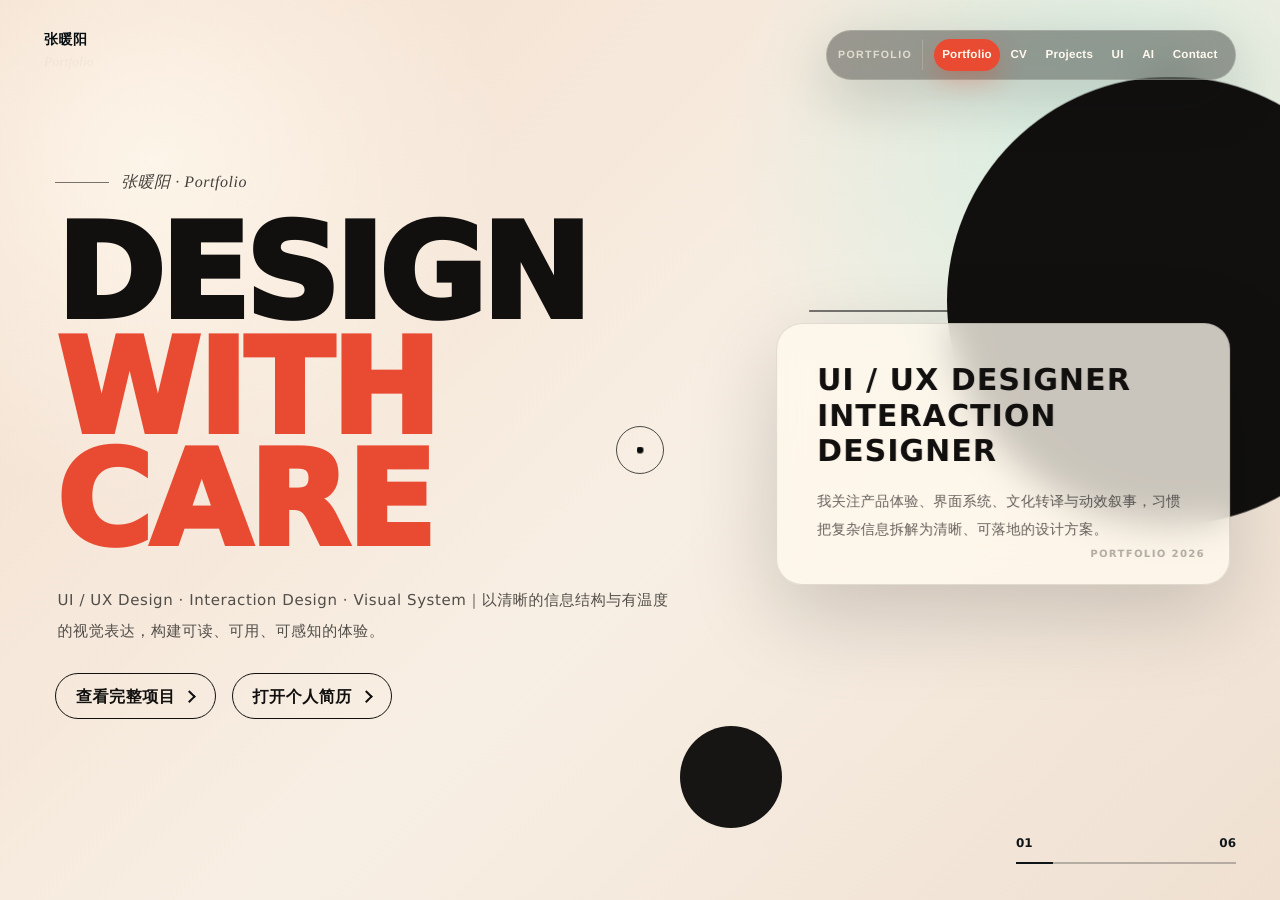
<file: index.html>
<!DOCTYPE html>

<html lang="zh-CN">
<head>
<meta charset="utf-8"/>
<meta content="width=device-width, initial-scale=1" name="viewport"/>
<title>Portfolio | 张暖阳 Creative UI &amp; Interaction Design</title>
<meta content="张暖阳个人作品集：完整设计项目、高校网站 UI、AI 设计观点与联系方式。" name="description"/>
<script>
  // A short desktop introduction, never a dependency on image/video downloads.
  (() => {
    const minimal = window.matchMedia('(max-width: 860px), (pointer: coarse), (prefers-reduced-motion: reduce)').matches;
    if (!minimal && !location.hash) {
      document.documentElement.classList.add('has-intro');
      window.setTimeout(() => document.documentElement.classList.remove('has-intro'), 800);
    }
  })();
</script>
<style>
    :root {
      --orange: #ef3215;
      --ink: #101010;
      --paper: #f7f3e8;
      --milk: #fff8ec;
      --line: rgba(16, 16, 16, 0.18);
      --white-line: rgba(255, 248, 236, 0.28);
      --muted: rgba(16, 16, 16, 0.62);
      --light-muted: rgba(255, 248, 236, 0.72);
      --cyan: #7be8d8;
      --violet: #7064ff;
      --lime: #d9f96f;
      --shadow: 0 28px 70px rgba(16, 16, 16, 0.18);
      --ease-out: cubic-bezier(0.19, 1, 0.22, 1);
      --panel-width: 100vw;
    }

    * {
      box-sizing: border-box;
    }

    html {
      min-height: 100%;
      background: var(--paper);
      color: var(--ink);
      font-size: 62.5%;
      scroll-behavior: auto;
    }

    body {
      min-height: 100%;
      margin: 0;
      overflow: hidden;
      background: var(--paper);
      font-family: Inter, ui-sans-serif, system-ui, -apple-system, BlinkMacSystemFont, "Segoe UI", "PingFang SC", "Microsoft YaHei", sans-serif;
      font-size: 1.6rem;
      line-height: 1.45;
      -webkit-font-smoothing: antialiased;
      text-rendering: geometricPrecision;
    }

    body.is-ready {
      cursor: none;
    }

    a {
      color: inherit;
      text-decoration: none;
    }

    button {
      font: inherit;
    }

    ::selection {
      background: var(--cyan);
      color: var(--ink);
    }

    .preloader {
      position: fixed;
      inset: 0;
      z-index: 100;
      display: grid;
      place-items: center;
      overflow: hidden;
      color: var(--milk);
      background: var(--ink);
      visibility: hidden;
      opacity: 0;
      pointer-events: none;
      transform: translateY(-3rem);
      transition: opacity 350ms ease, transform 500ms var(--ease-out), visibility 500ms;
    }

    .has-intro .preloader:not(.is-hidden) {
      visibility: visible;
      opacity: 1;
      transform: none;
      animation: intro-failsafe 1400ms step-end forwards;
    }

    @keyframes intro-failsafe { to { visibility: hidden; opacity: 0; } }

    .preloader.is-hidden {
      visibility: hidden;
      transform: translateY(-102%);
    }

    .preloader__mark {
      position: absolute;
      inset: auto auto 7vh 6vw;
      width: min(54rem, 62vw);
      color: transparent;
      -webkit-text-stroke: 1px rgba(255, 248, 236, 0.34);
      font-size: clamp(7rem, 15vw, 22rem);
      font-weight: 950;
      line-height: 0.78;
      letter-spacing: 0;
      text-transform: uppercase;
    }

    .preloader__content {
      width: min(72rem, calc(100vw - 4.8rem));
    }

    .preloader__kicker {
      display: flex;
      align-items: center;
      justify-content: space-between;
      gap: 2rem;
      margin-bottom: 1.6rem;
      color: var(--light-muted);
      font-family: Georgia, "Times New Roman", serif;
      font-style: italic;
      letter-spacing: 0;
    }

    .preloader__title {
      margin: 0;
      overflow: hidden;
      font-size: clamp(5.4rem, 12vw, 15.2rem);
      font-weight: 950;
      line-height: 0.78;
      letter-spacing: 0;
      text-transform: uppercase;
    }

    .preloader__title span {
      display: block;
      animation: title-rise 1100ms var(--ease-out) both;
    }

    .preloader__title span:nth-child(2) {
      color: var(--orange);
      animation-delay: 160ms;
    }

    .preloader__bar {
      position: relative;
      height: 0.3rem;
      margin-top: 3.2rem;
      overflow: hidden;
      background: rgba(255, 248, 236, 0.16);
    }

    .preloader__bar span {
      position: absolute;
      inset: 0 auto 0 0;
      width: 0;
      background: var(--orange);
      animation: load-line 1500ms var(--ease-out) both;
    }

    .webgl-lite {
      position: fixed;
      inset: 0;
      z-index: 0;
      pointer-events: none;
      background: var(--paper);
    }

    .grain {
      position: fixed;
      inset: -20%;
      z-index: 10;
      pointer-events: none;
      opacity: 0.08;
      background-image:
        linear-gradient(0deg, rgba(16, 16, 16, 0.55) 1px, transparent 1px),
        linear-gradient(90deg, rgba(16, 16, 16, 0.42) 1px, transparent 1px);
      background-size: 3px 3px;
      mix-blend-mode: multiply;
      transform: rotate(0.001deg);
    }

    .cursor,
    .cursor-dot {
      position: fixed;
      left: 0;
      top: 0;
      z-index: 80;
      pointer-events: none;
      border-radius: 50%;
      transform: translate3d(-50%, -50%, 0);
    }

    .cursor {
      width: 4.8rem;
      height: 4.8rem;
      border: 1px solid rgba(255, 248, 236, 0.72);
      mix-blend-mode: difference;
      transition: width 220ms ease, height 220ms ease, border-color 220ms ease;
    }

    .cursor-dot {
      width: 0.7rem;
      height: 0.7rem;
      background: var(--milk);
      mix-blend-mode: difference;
    }

    .cursor.is-active {
      width: 7.2rem;
      height: 7.2rem;
      border-color: var(--orange);
    }

    .fixed-name {
      position: fixed;
      top: 3rem;
      left: 4.4rem;
      z-index: 20;
      display: grid;
      gap: 0.2rem;
      color: var(--milk);
      mix-blend-mode: difference;
      user-select: none;
    }

    .fixed-name strong {
      font-size: 1.4rem;
      font-weight: 900;
      letter-spacing: 0;
      text-transform: uppercase;
    }

    .fixed-name span {
      font-family: Georgia, "Times New Roman", serif;
      font-size: 1.35rem;
      font-style: italic;
      color: rgba(16, 16, 16, 0.64);
    }

    .menu {
      position: fixed;
      left: 4.4rem;
      bottom: 3.8rem;
      z-index: 30;
      display: flex;
      align-items: flex-end;
      gap: 2.2rem;
      color: var(--milk);
      mix-blend-mode: difference;
      user-select: none;
    }

    .menu__title {
      width: 12rem;
      min-height: 4.5rem;
      overflow: hidden;
      font-family: Georgia, "Times New Roman", serif;
      font-size: 1.8rem;
      font-style: italic;
      line-height: 1.18;
    }

    .menu__title span {
      display: inline-block;
      transform: translateY(0);
      transition: transform 520ms var(--ease-out);
    }

    .menu__links {
      display: flex;
      flex-wrap: wrap;
      gap: 0.8rem 1.4rem;
      max-width: min(56rem, 56vw);
    }

    .menu__links a {
      position: relative;
      display: inline-grid;
      place-items: center;
      min-width: 4rem;
      min-height: 3.2rem;
      padding: 0.2rem 0.1rem;
      overflow: hidden;
      font-family: Georgia, "Times New Roman", serif;
      font-size: 2rem;
      font-style: italic;
      line-height: 1;
    }

    .menu__links a::before,
    .menu__links a::after {
      content: "";
      position: absolute;
      left: 0;
      right: 0;
      pointer-events: none;
    }

    .menu__links a::before {
      top: 0.5rem;
      height: 1.7rem;
      background: var(--orange);
      z-index: -1;
      transform: scaleY(0) skewX(-5deg);
      transform-origin: bottom;
      transition: transform 260ms var(--ease-out);
    }

    .menu__links a::after {
      bottom: 0.4rem;
      height: 1px;
      background: currentColor;
      opacity: 0;
      transform: scaleX(0);
      transform-origin: left;
      transition: transform 460ms var(--ease-out), opacity 260ms ease;
    }

    .menu__links a:hover::before,
    .menu__links a.is-active::before {
      transform: scaleY(1) skewX(-5deg);
    }

    .menu__links a.is-active::after {
      opacity: 0.75;
      transform: scaleX(1);
    }

    .progress {
      position: fixed;
      right: 4.4rem;
      bottom: 4.1rem;
      z-index: 22;
      width: min(22rem, 22vw);
      color: var(--milk);
      mix-blend-mode: difference;
    }

    .progress__numbers {
      display: flex;
      justify-content: space-between;
      margin-bottom: 1rem;
      font-size: 1.2rem;
      font-weight: 800;
      letter-spacing: 0;
      text-transform: uppercase;
    }

    .progress__track {
      height: 2px;
      overflow: hidden;
      background: rgba(255, 248, 236, 0.26);
    }

    .progress__fill {
      display: block;
      width: 12.5%;
      height: 100%;
      background: currentColor;
      transform-origin: left;
      transition: width 260ms var(--ease-out);
    }

    .viewport {
      position: fixed;
      inset: 0;
      z-index: 1;
      overflow: hidden;
    }

    .track {
      display: flex;
      width: 700vw;
      height: 100%;
      will-change: transform;
      transform: translate3d(0, 0, 0);
    }

    .panel {
      position: relative;
      flex: 0 0 var(--panel-width);
      width: var(--panel-width);
      min-height: 100vh;
      overflow: hidden;
      color: var(--ink);
      background: var(--paper);
    }

    .panel--orange {
      color: var(--milk);
      background: var(--orange);
    }

    .panel--ink {
      color: var(--milk);
      background: var(--ink);
    }

    .panel--milk {
      color: var(--ink);
      background: var(--milk);
    }

    .panel__inner {
      position: relative;
      z-index: 2;
      display: grid;
      grid-template-columns: minmax(0, 1.1fr) minmax(32rem, 0.9fr);
      gap: clamp(3rem, 5vw, 8rem);
      align-items: center;
      width: min(144rem, calc(100vw - 12rem));
      height: 100%;
      margin: 0 auto;
      padding: 9rem 0 10rem;
    }

    .panel__inner--wide {
      grid-template-columns: 1fr;
      align-content: center;
    }

    .panel__eyebrow {
      display: flex;
      align-items: center;
      gap: 1.2rem;
      margin: 0 0 1.8rem;
      color: currentColor;
      font-family: Georgia, "Times New Roman", serif;
      font-style: italic;
      opacity: 0.78;
    }

    .panel__eyebrow::before {
      content: "";
      width: 5.4rem;
      height: 1px;
      background: currentColor;
      opacity: 0.72;
    }

    .display {
      margin: 0;
      max-width: 98rem;
      font-size: clamp(6.4rem, 12vw, 18rem);
      font-weight: 950;
      line-height: 0.78;
      letter-spacing: 0;
      text-transform: uppercase;
    }

    .display em {
      display: block;
      color: transparent;
      -webkit-text-stroke: 1.3px currentColor;
      font-style: normal;
    }

    .lead {
      max-width: 58rem;
      margin: 2.8rem 0 0;
      color: var(--muted);
      font-size: clamp(1.8rem, 1.7vw, 2.3rem);
      line-height: 1.65;
    }

    .panel--orange .lead,
    .panel--ink .lead {
      color: var(--light-muted);
    }

    .cta-row {
      display: flex;
      flex-wrap: wrap;
      gap: 1rem;
      margin-top: 3rem;
    }

    .pill {
      position: relative;
      display: inline-flex;
      align-items: center;
      gap: 1rem;
      min-height: 4.4rem;
      padding: 0 1.8rem;
      overflow: hidden;
      border: 1px solid currentColor;
      border-radius: 999px;
      background: transparent;
      color: inherit;
      font-weight: 850;
      letter-spacing: 0;
      text-transform: uppercase;
      cursor: none;
      transition: color 260ms ease, background 260ms ease, transform 260ms var(--ease-out);
    }

    .pill::after {
      content: "";
      width: 0.72rem;
      height: 0.72rem;
      border-right: 2px solid currentColor;
      border-bottom: 2px solid currentColor;
      transform: rotate(-45deg);
      transition: transform 260ms var(--ease-out);
    }

    .pill:hover {
      transform: translateY(-2px);
      background: currentColor;
      color: var(--paper);
    }

    .panel--orange .pill:hover,
    .panel--ink .pill:hover {
      color: var(--ink);
    }

    .pill:hover::after {
      transform: translateX(0.35rem) rotate(-45deg);
    }

    .shape-field {
      position: absolute;
      inset: 0;
      overflow: hidden;
      pointer-events: none;
    }

    .shape {
      position: absolute;
      display: block;
      border-radius: 50%;
      background: var(--ink);
      transform: translate3d(0, 0, 0);
      will-change: transform;
    }

    .panel--ink .shape {
      background: var(--orange);
    }

    .shape--one {
      width: clamp(22rem, 36vw, 58rem);
      height: clamp(22rem, 36vw, 58rem);
      right: -6vw;
      top: 9vh;
    }

    .shape--two {
      width: clamp(7rem, 12vw, 17rem);
      height: clamp(7rem, 12vw, 17rem);
      left: 18vw;
      bottom: 12vh;
    }

    .shape--three {
      width: clamp(3rem, 5vw, 8rem);
      height: clamp(3rem, 5vw, 8rem);
      right: 21vw;
      bottom: 15vh;
    }

    .hero-card {
      position: relative;
      display: grid;
      gap: 2rem;
      align-self: end;
      max-width: 46rem;
      padding: 2.8rem;
      border: 1px solid rgba(255, 248, 236, 0.42);
      background: rgba(16, 16, 16, 0.18);
      box-shadow: var(--shadow);
      backdrop-filter: blur(16px);
    }

    .hero-card::before {
      content: "";
      position: absolute;
      left: 2.8rem;
      right: 2.8rem;
      top: -1.2rem;
      height: 0.3rem;
      background: var(--milk);
    }

    .hero-card h2,
    .side-block h2,
    .feature-card h3,
    .project-card h3,
    .essay-card h3 {
      margin: 0;
      font-size: clamp(2.3rem, 2.3vw, 3.8rem);
      line-height: 1.05;
      letter-spacing: 0;
      text-transform: uppercase;
    }

    .hero-card p,
    .side-block p,
    .feature-card p,
    .project-card p,
    .essay-card p {
      margin: 1.2rem 0 0;
      color: inherit;
      opacity: 0.72;
      line-height: 1.7;
    }

    .meta-grid {
      display: grid;
      grid-template-columns: repeat(3, minmax(0, 1fr));
      gap: 1px;
      margin-top: 2rem;
      overflow: hidden;
      border: 1px solid currentColor;
      background: currentColor;
    }

    .meta-grid span {
      display: grid;
      gap: 0.4rem;
      min-height: 8.4rem;
      padding: 1.3rem;
      background: var(--orange);
      color: var(--milk);
      font-size: 1.2rem;
      line-height: 1.2;
      text-transform: uppercase;
    }

    .meta-grid strong {
      font-size: 2.4rem;
      line-height: 1;
    }

    .profile-panel {
      display: grid;
      grid-template-columns: minmax(0, 0.78fr) minmax(0, 1.22fr);
      gap: clamp(3rem, 5vw, 7rem);
      align-items: stretch;
      width: 100%;
    }

    .portrait {
      position: relative;
      min-height: min(62vh, 62rem);
      overflow: hidden;
      border: 1px solid var(--line);
      background:
        linear-gradient(135deg, rgba(239, 50, 21, 0.98) 0 47%, transparent 47% 100%),
        linear-gradient(45deg, rgba(123, 232, 216, 0.7) 0 32%, transparent 32% 100%),
        var(--ink);
      box-shadow: var(--shadow);
    }

    .portrait::before,
    .portrait::after {
      content: "";
      position: absolute;
      border-radius: 50%;
      background: var(--milk);
      mix-blend-mode: difference;
    }

    .portrait::before {
      width: 32%;
      aspect-ratio: 1;
      left: 14%;
      top: 16%;
    }

    .portrait::after {
      width: 66%;
      aspect-ratio: 1;
      right: -18%;
      bottom: -8%;
      background: var(--orange);
    }

    .portrait__label {
      position: absolute;
      left: 2.4rem;
      right: 2.4rem;
      bottom: 2.4rem;
      color: var(--milk);
      font-size: clamp(3.4rem, 5vw, 6.8rem);
      font-weight: 950;
      line-height: 0.85;
      text-transform: uppercase;
      z-index: 1;
    }

    .resume-grid {
      display: grid;
      grid-template-columns: repeat(2, minmax(0, 1fr));
      gap: 1.6rem;
    }

    .side-block,
    .feature-card,
    .essay-card {
      position: relative;
      padding: clamp(2.2rem, 3vw, 3.6rem);
      border: 1px solid var(--line);
      background: rgba(255, 248, 236, 0.64);
      overflow: hidden;
    }

    .panel--ink .side-block,
    .panel--ink .feature-card,
    .panel--ink .essay-card {
      border-color: var(--white-line);
      background: rgba(255, 248, 236, 0.06);
    }

    .side-block--tall {
      grid-row: span 2;
    }

    .side-block small,
    .feature-card small,
    .project-card small,
    .essay-card small {
      display: inline-block;
      margin-bottom: 1.4rem;
      color: var(--orange);
      font-size: 1.1rem;
      font-weight: 900;
      letter-spacing: 0.08em;
      text-transform: uppercase;
    }

    .panel--orange .feature-card small,
    .panel--ink .feature-card small,
    .panel--ink .essay-card small,
    .panel--orange .side-block small {
      color: var(--cyan);
    }

    .timeline {
      display: grid;
      gap: 1.4rem;
      margin: 1.6rem 0 0;
      padding: 0;
      list-style: none;
    }

    .timeline li {
      display: grid;
      grid-template-columns: 8rem 1fr;
      gap: 1.6rem;
      padding-top: 1.4rem;
      border-top: 1px solid var(--line);
    }

    .timeline time {
      font-size: 1.2rem;
      font-weight: 900;
      text-transform: uppercase;
    }

    .timeline span {
      color: var(--muted);
      line-height: 1.55;
    }

    .skill-cloud {
      display: flex;
      flex-wrap: wrap;
      gap: 0.8rem;
      margin-top: 1.8rem;
    }

    .skill-cloud span {
      display: inline-flex;
      align-items: center;
      min-height: 3.2rem;
      padding: 0 1.1rem;
      border: 1px solid currentColor;
      border-radius: 999px;
      font-size: 1.2rem;
      font-weight: 800;
      opacity: 0.86;
      text-transform: uppercase;
    }

    .section-head {
      display: flex;
      align-items: end;
      justify-content: space-between;
      gap: 3rem;
      margin-bottom: clamp(2.8rem, 5vh, 5.6rem);
    }

    .section-head h2 {
      max-width: 90rem;
      margin: 0;
      font-size: clamp(5.4rem, 9vw, 13rem);
      font-weight: 950;
      line-height: 0.82;
      letter-spacing: 0;
      text-transform: uppercase;
    }

    .section-head p {
      max-width: 42rem;
      margin: 0 0 0.8rem;
      color: inherit;
      opacity: 0.68;
      line-height: 1.7;
    }

    .project-grid {
      display: grid;
      grid-template-columns: repeat(5, minmax(0, 1fr));
      gap: 1.4rem;
      width: 100%;
    }

    .project-card {
      position: relative;
      min-height: min(48vh, 46rem);
      overflow: hidden;
      border: 1px solid var(--white-line);
      background: var(--ink);
      box-shadow: 0 22px 52px rgba(16, 16, 16, 0.25);
      transform: translateY(0);
      transition: transform 420ms var(--ease-out), box-shadow 420ms var(--ease-out);
    }

    .project-card:hover {
      transform: translateY(-1.4rem);
      box-shadow: 0 32px 80px rgba(16, 16, 16, 0.34);
    }

    .project-card__media {
      position: absolute;
      inset: 0;
      overflow: hidden;
      background: var(--orange);
    }

    .project-card__media::before,
    .project-card__media::after {
      content: "";
      position: absolute;
      border-radius: 50%;
      background: var(--ink);
      transition: transform 600ms var(--ease-out);
    }

    .project-card__media::before {
      width: 85%;
      aspect-ratio: 1;
      right: -34%;
      top: -8%;
    }

    .project-card__media::after {
      width: 28%;
      aspect-ratio: 1;
      left: 12%;
      bottom: 14%;
    }

    .project-card:nth-child(2) .project-card__media {
      background: var(--cyan);
    }

    .project-card:nth-child(3) .project-card__media {
      background: var(--violet);
    }

    .project-card:nth-child(4) .project-card__media {
      background: var(--lime);
    }

    .project-card:nth-child(5) .project-card__media {
      background: var(--milk);
    }

    .project-card:hover .project-card__media::before {
      transform: translate3d(-3rem, 2rem, 0) scale(1.12);
    }

    .project-card:hover .project-card__media::after {
      transform: translate3d(2rem, -2rem, 0) scale(0.82);
    }

    .project-card__content {
      position: absolute;
      left: 0;
      right: 0;
      bottom: 0;
      z-index: 2;
      padding: 2rem;
      color: var(--milk);
      background: linear-gradient(180deg, transparent, rgba(16, 16, 16, 0.86) 32%, var(--ink));
      transform: translateY(3.2rem);
      transition: transform 420ms var(--ease-out);
    }

    .project-card:hover .project-card__content {
      transform: translateY(0);
    }

    .project-card__tags {
      display: flex;
      flex-wrap: wrap;
      gap: 0.6rem;
      margin-top: 1.6rem;
    }

    .project-card__tags span {
      display: inline-flex;
      align-items: center;
      min-height: 2.4rem;
      padding: 0 0.8rem;
      border: 1px solid rgba(255, 248, 236, 0.36);
      border-radius: 999px;
      color: rgba(255, 248, 236, 0.8);
      font-size: 1.1rem;
      font-weight: 800;
      text-transform: uppercase;
    }

    .intern-grid {
      display: grid;
      grid-template-columns: repeat(4, minmax(0, 1fr));
      gap: 1.4rem;
    }

    .feature-card {
      min-height: min(46vh, 42rem);
      color: var(--ink);
      background: rgba(255, 248, 236, 0.88);
      transition: transform 420ms var(--ease-out), background 420ms ease;
    }

    .feature-card:hover {
      transform: translateY(-1rem) rotate(-0.8deg);
      background: var(--milk);
    }

    .feature-card__screen {
      position: relative;
      height: 44%;
      min-height: 14rem;
      margin: -1.4rem -1.4rem 2rem;
      overflow: hidden;
      border: 1px solid var(--line);
      background:
        linear-gradient(90deg, transparent 0 12%, rgba(16, 16, 16, 0.08) 12% 13%, transparent 13% 24%, rgba(16, 16, 16, 0.08) 24% 25%, transparent 25%),
        var(--cyan);
    }

    .feature-card:nth-child(2) .feature-card__screen {
      background:
        linear-gradient(0deg, transparent 0 48%, rgba(16, 16, 16, 0.12) 48% 49%, transparent 49%),
        var(--violet);
    }

    .feature-card:nth-child(3) .feature-card__screen {
      background:
        linear-gradient(135deg, transparent 0 38%, rgba(16, 16, 16, 0.13) 38% 39%, transparent 39%),
        var(--lime);
    }

    .feature-card:nth-child(4) .feature-card__screen {
      background:
        linear-gradient(45deg, transparent 0 18%, rgba(16, 16, 16, 0.12) 18% 19%, transparent 19%),
        var(--orange);
    }

    .feature-card__screen::before,
    .feature-card__screen::after {
      content: "";
      position: absolute;
      background: var(--ink);
    }

    .feature-card__screen::before {
      left: 10%;
      top: 12%;
      width: 56%;
      height: 0.9rem;
      box-shadow: 0 2rem 0 rgba(16, 16, 16, 0.82), 0 4rem 0 rgba(16, 16, 16, 0.48);
    }

    .feature-card__screen::after {
      right: 10%;
      bottom: 14%;
      width: 18%;
      aspect-ratio: 1;
      border-radius: 50%;
    }

    .motion-wrap {
      display: grid;
      grid-template-columns: minmax(32rem, 0.82fr) minmax(0, 1.18fr);
      gap: clamp(3rem, 6vw, 8rem);
      align-items: center;
      width: 100%;
    }

    .spline-stage {
      position: relative;
      min-height: min(68vh, 68rem);
      overflow: hidden;
      border: 1px solid var(--white-line);
      background: var(--ink);
      box-shadow: var(--shadow);
    }

    .spline-stage iframe {
      position: absolute;
      inset: 0;
      width: 100%;
      height: 100%;
      border: 0;
      opacity: 0;
      pointer-events: none;
    }

    .spline-placeholder {
      position: absolute;
      inset: 0;
      display: grid;
      place-items: center;
      overflow: hidden;
    }

    .motion-object {
      position: relative;
      width: min(42rem, 72%);
      aspect-ratio: 1;
      transform-style: preserve-3d;
      animation: tumble 11s linear infinite;
    }

    .motion-object span {
      position: absolute;
      inset: 0;
      border: 1px solid rgba(255, 248, 236, 0.62);
      border-radius: 50%;
      transform: rotateX(var(--rx)) rotateY(var(--ry));
    }

    .motion-object span:nth-child(1) {
      --rx: 0deg;
      --ry: 0deg;
      border-color: var(--orange);
    }

    .motion-object span:nth-child(2) {
      --rx: 72deg;
      --ry: 18deg;
      border-color: var(--cyan);
    }

    .motion-object span:nth-child(3) {
      --rx: 18deg;
      --ry: 72deg;
      border-color: var(--lime);
    }

    .motion-object span:nth-child(4) {
      --rx: 112deg;
      --ry: -34deg;
    }

    .spline-label {
      position: absolute;
      left: 2.4rem;
      right: 2.4rem;
      bottom: 2.4rem;
      display: flex;
      align-items: end;
      justify-content: space-between;
      gap: 2rem;
      color: var(--milk);
    }

    .spline-label strong {
      max-width: 36rem;
      font-size: clamp(3rem, 5vw, 7rem);
      font-weight: 950;
      line-height: 0.86;
      text-transform: uppercase;
    }

    .spline-label span {
      max-width: 24rem;
      color: var(--light-muted);
      text-align: right;
      line-height: 1.45;
    }

    .ai-layout {
      display: grid;
      grid-template-columns: minmax(0, 0.9fr) minmax(0, 1.1fr);
      gap: clamp(2rem, 4vw, 5rem);
      align-items: stretch;
    }

    .essay-stack {
      display: grid;
      gap: 1.4rem;
    }

    .essay-card {
      display: grid;
      grid-template-columns: 9rem 1fr;
      gap: 1.8rem;
      align-items: start;
      background: rgba(255, 248, 236, 0.08);
      color: var(--milk);
    }

    .essay-card b {
      display: grid;
      place-items: center;
      width: 7.4rem;
      aspect-ratio: 1;
      border: 1px solid var(--white-line);
      color: var(--cyan);
      font-size: 2.4rem;
      font-weight: 950;
    }

    .quote-wall {
      position: relative;
      min-height: min(64vh, 64rem);
      padding: clamp(2.8rem, 5vw, 6rem);
      overflow: hidden;
      border: 1px solid var(--white-line);
      background: var(--orange);
      color: var(--milk);
    }

    .quote-wall::before {
      content: "";
      position: absolute;
      width: 62%;
      aspect-ratio: 1;
      right: -18%;
      top: -18%;
      border-radius: 50%;
      background: var(--ink);
    }

    .quote-wall p {
      position: relative;
      z-index: 1;
      max-width: 68rem;
      margin: 0;
      font-size: clamp(4.6rem, 7vw, 10.6rem);
      font-weight: 950;
      line-height: 0.86;
      text-transform: uppercase;
    }

    .quote-wall span {
      position: absolute;
      left: clamp(2.8rem, 5vw, 6rem);
      bottom: clamp(2.8rem, 5vw, 6rem);
      z-index: 1;
      max-width: 40rem;
      color: var(--light-muted);
      font-size: 1.6rem;
      line-height: 1.65;
    }

    .final-panel {
      display: grid;
      grid-template-columns: minmax(0, 1fr) minmax(30rem, 42rem);
      gap: clamp(3rem, 6vw, 8rem);
      align-items: end;
      width: 100%;
    }

    .contact-card {
      padding: clamp(2.8rem, 4vw, 4.8rem);
      border: 1px solid var(--line);
      background: var(--milk);
      box-shadow: var(--shadow);
    }

    .contact-card dl {
      display: grid;
      gap: 1.8rem;
      margin: 0;
    }

    .contact-card div {
      padding-bottom: 1.8rem;
      border-bottom: 1px solid var(--line);
    }

    .contact-card div:last-child {
      padding-bottom: 0;
      border-bottom: 0;
    }

    .contact-card dt {
      margin-bottom: 0.4rem;
      color: var(--muted);
      font-size: 1.1rem;
      font-weight: 900;
      text-transform: uppercase;
    }

    .contact-card dd {
      margin: 0;
      font-size: 1.8rem;
      font-weight: 850;
      word-break: break-word;
    }

    .reveal {
      opacity: 0;
      transform: translateY(5rem);
      transition: opacity 760ms ease, transform 900ms var(--ease-out);
    }

    .panel.is-visible .reveal {
      opacity: 1;
      transform: translateY(0);
    }

    .panel.is-visible .reveal:nth-child(2) {
      transition-delay: 100ms;
    }

    .panel.is-visible .reveal:nth-child(3) {
      transition-delay: 180ms;
    }

    .is-mobile-only {
      display: none;
    }

    @keyframes title-rise {
      from {
        transform: translateY(110%);
      }
      to {
        transform: translateY(0);
      }
    }

    @keyframes load-line {
      from {
        width: 0;
      }
      to {
        width: 100%;
      }
    }

    @keyframes tumble {
      0% {
        transform: rotateX(58deg) rotateY(0deg) rotateZ(0deg);
      }
      100% {
        transform: rotateX(58deg) rotateY(360deg) rotateZ(360deg);
      }
    }

    @media (max-width: 1200px) {
      .panel__inner {
        width: min(112rem, calc(100vw - 7rem));
        grid-template-columns: minmax(0, 1fr);
        align-content: center;
      }

      .project-grid {
        grid-template-columns: repeat(5, minmax(0, 1fr));
        overflow: visible;
      }

      .intern-grid {
        grid-template-columns: repeat(2, minmax(0, 1fr));
      }

      .feature-card {
        min-height: 30rem;
      }
    }

    @media (max-width: 860px) {
      body {
        overflow: auto;
        cursor: auto;
      }

      body.is-ready {
        cursor: auto;
      }

      .cursor,
      .cursor-dot,
      .progress {
        display: none;
      }

      .viewport {
        position: relative;
        overflow: visible;
      }

      .track {
        display: block;
        width: 100%;
        height: auto;
        transform: none !important;
      }

      .panel {
        min-height: auto;
        width: 100%;
      }

      .panel__inner {
        width: min(100% - 3.2rem, 68rem);
        min-height: 100vh;
        padding: 8rem 0 9rem;
      }

      .fixed-name {
        top: 1.8rem;
        left: 1.6rem;
      }

      .menu {
        left: 1.6rem;
        right: 1.6rem;
        bottom: 1.6rem;
        align-items: center;
        justify-content: space-between;
        gap: 1.4rem;
        padding: 1rem 1.2rem;
        border: 1px solid rgba(255, 248, 236, 0.18);
        background: rgba(16, 16, 16, 0.52);
        backdrop-filter: blur(12px);
        mix-blend-mode: normal;
      }

      .menu__title {
        display: none;
      }

      .menu__links {
        max-width: none;
        width: 100%;
        justify-content: space-between;
        gap: 0.5rem;
      }

      .menu__links a {
        min-width: auto;
        min-height: 3rem;
        font-size: 1.45rem;
      }

      .display {
        font-size: clamp(5.6rem, 18vw, 10rem);
      }

      .hero-card {
        align-self: start;
        max-width: none;
      }

      .profile-panel,
      .motion-wrap,
      .ai-layout,
      .final-panel {
        grid-template-columns: 1fr;
      }

      .resume-grid,
      .intern-grid {
        grid-template-columns: 1fr;
      }

      .project-grid {
        grid-template-columns: 1fr;
      }

      .project-card {
        min-height: 42rem;
      }

      .section-head {
        display: grid;
      }

      .section-head h2 {
        font-size: clamp(5.2rem, 16vw, 9rem);
      }

      .essay-card {
        grid-template-columns: 1fr;
      }

      .quote-wall p {
        font-size: clamp(4.2rem, 14vw, 8rem);
      }

      .quote-wall span {
        position: relative;
        left: auto;
        bottom: auto;
        display: block;
        margin-top: 4rem;
      }

      .is-mobile-only {
        display: inline;
      }
    }

    @media (prefers-reduced-motion: reduce) {
      *,
      *::before,
      *::after {
        animation-duration: 1ms !important;
        animation-iteration-count: 1 !important;
        scroll-behavior: auto !important;
        transition-duration: 1ms !important;
      }

      .track {
        transition: none !important;
      }
    }


    /* ===== 修改版：信封式个人简介 + 鼠标显现矢量背景动效，保持第一个网站橙黑米白风格 ===== */
    .panel-vector-field {
      --vx: 50%;
      --vy: 50%;
      position: absolute;
      inset: 0;
      z-index: 1;
      overflow: hidden;
      pointer-events: none;
      opacity: 0;
      transition: opacity 420ms ease;
    }

    .panel.is-hovering .panel-vector-field,
    .panel.is-visible:hover .panel-vector-field {
      opacity: 1;
    }

    .vector-shape {
      position: absolute;
      left: var(--vx);
      top: var(--vy);
      width: var(--w, 9rem);
      height: var(--w, 9rem);
      color: var(--vc, var(--orange));
      opacity: 0;
      transform: translate3d(var(--dx, 0), var(--dy, 0), 0) rotate(var(--r, 0deg)) scale(0.36);
      transform-origin: center;
      filter: drop-shadow(0 16px 24px rgba(16, 16, 16, 0.08));
      transition: opacity 360ms ease, transform 760ms var(--ease-out), filter 520ms ease;
      animation: vector-float 5.8s ease-in-out infinite;
      animation-delay: var(--d, 0s);
      mix-blend-mode: multiply;
    }

    .panel--orange .vector-shape,
    .panel--ink .vector-shape {
      mix-blend-mode: screen;
      filter: drop-shadow(0 16px 28px rgba(255, 248, 236, 0.12));
    }

    .panel.is-hovering .vector-shape,
    .panel.is-visible:hover .vector-shape {
      opacity: var(--o, 0.82);
      transform: translate3d(calc(var(--dx, 0) * 1.18), calc(var(--dy, 0) * 1.18), 0) rotate(calc(var(--r, 0deg) + 8deg)) scale(1);
    }

    .vector-shape svg {
      display: block;
      width: 100%;
      height: 100%;
      overflow: visible;
    }

    .vector-shape path,
    .vector-shape circle,
    .vector-shape rect,
    .vector-shape line,
    .vector-shape polyline,
    .vector-shape polygon {
      vector-effect: non-scaling-stroke;
    }

    .vector-shape--ring { --dx: -24rem; --dy: -17rem; --w: 9rem; --r: -8deg; --vc: var(--ink); --d: -0.4s; }
    .vector-shape--spark { --dx: 17rem; --dy: -14rem; --w: 8rem; --r: 15deg; --vc: var(--orange); --d: -1.2s; }
    .vector-shape--wave { --dx: -18rem; --dy: 13rem; --w: 14rem; --r: -3deg; --vc: var(--cyan); --d: -1.8s; --o: 0.72; }
    .vector-shape--grid { --dx: 16rem; --dy: 13rem; --w: 10rem; --r: 8deg; --vc: var(--violet); --d: -2.5s; --o: 0.66; }
    .vector-shape--pill { --dx: 2rem; --dy: -24rem; --w: 13rem; --r: -12deg; --vc: var(--lime); --d: -3.1s; --o: 0.72; }

    .panel--orange .vector-shape--ring,
    .panel--ink .vector-shape--ring { --vc: var(--milk); }
    .panel--orange .vector-shape--spark { --vc: var(--ink); }
    .panel--ink .vector-shape--wave { --vc: var(--cyan); }
    .panel--ink .vector-shape--grid { --vc: var(--lime); }

    .profile-panel {
      --resume-x: 0px;
      --resume-y: 0px;
      position: relative;
      display: grid;
      grid-template-columns: minmax(34rem, 0.88fr) minmax(0, 1.12fr);
      gap: clamp(3rem, 5vw, 7rem);
      align-items: center;
      width: 100%;
      min-height: min(72vh, 72rem);
      isolation: isolate;
      perspective: 1400px;
    }

    .profile-panel::before {
      content: "";
      position: absolute;
      inset: -8vh -8vw;
      z-index: -2;
      pointer-events: none;
      opacity: 0.88;
      background:
        radial-gradient(circle at calc(42% + var(--resume-x)) calc(44% + var(--resume-y)), rgba(239, 50, 21, 0.12), transparent 18%),
        radial-gradient(circle at 30% 64%, rgba(123, 232, 216, 0.14), transparent 24%),
        radial-gradient(circle at 72% 28%, rgba(255, 248, 236, 0.82), transparent 26%);
      filter: blur(1px);
      transition: opacity 520ms ease;
    }

    .profile-panel::after {
      content: "";
      position: absolute;
      inset: -12% 36% -18% -8%;
      z-index: -1;
      pointer-events: none;
      opacity: 0;
      background:
        linear-gradient(90deg, transparent, rgba(239, 50, 21, 0.16), transparent),
        linear-gradient(180deg, transparent, rgba(123, 232, 216, 0.14), transparent);
      transform: translateX(-18%) rotate(-7deg);
      transition: opacity 520ms ease, transform 900ms var(--ease-out);
    }

    .profile-panel:hover::after,
    .profile-panel.is-hovered::after,
    .profile-panel.is-open::after {
      opacity: 1;
      transform: translateX(14%) rotate(-7deg);
    }

    .brand-motif {
      position: absolute;
      inset: -3rem;
      z-index: 0;
      overflow: hidden;
      pointer-events: none;
      opacity: 0;
      transition: opacity 520ms ease;
    }

    .profile-panel:hover .brand-motif,
    .profile-panel.is-hovered .brand-motif,
    .profile-panel.is-open .brand-motif {
      opacity: 1;
    }

    .brand-motif span {
      position: absolute;
      left: var(--x);
      top: var(--y);
      width: calc(4.4rem * var(--s));
      aspect-ratio: 1;
      border-radius: 54% 54% 54% 12%;
      background: var(--c1);
      box-shadow: 0 0 22px rgba(239, 50, 21, 0.16);
      opacity: 0;
      transform: rotate(45deg) translateY(1.8rem) scale(0.46);
      transition: opacity 520ms ease, transform 820ms var(--ease-out), filter 520ms ease;
      animation: motif-float 5.8s ease-in-out infinite;
      animation-delay: calc(var(--d, 0) * -1s);
    }

    .brand-motif span::after {
      content: "";
      position: absolute;
      inset: 24%;
      border-radius: inherit;
      background: var(--c2);
      box-shadow: inset 0 0 0 1px rgba(255, 248, 236, 0.58);
    }

    .profile-panel:hover .brand-motif span,
    .profile-panel.is-hovered .brand-motif span,
    .profile-panel.is-open .brand-motif span {
      opacity: var(--o, 0.76);
      transform: rotate(45deg) translateY(0) scale(1);
    }

    .floating-equations {
      position: absolute;
      inset: -4rem;
      z-index: 1;
      overflow: hidden;
      pointer-events: none;
    }

    .floating-equations span {
      position: absolute;
      left: var(--x);
      top: var(--y);
      color: rgba(16, 16, 16, 0.22);
      font-family: Georgia, "Times New Roman", serif;
      font-size: clamp(1.6rem, 2vw, 3.2rem);
      font-style: italic;
      opacity: 0.24;
      transform: translate3d(0, 0, 0) rotate(var(--r));
      animation: formula-drift 7.4s ease-in-out infinite;
      animation-delay: calc(var(--d, 0) * -1s);
      transition: color 420ms ease, opacity 420ms ease, text-shadow 420ms ease;
    }

    .profile-panel:hover .floating-equations span,
    .profile-panel.is-hovered .floating-equations span,
    .profile-panel.is-open .floating-equations span {
      color: rgba(239, 50, 21, 0.72);
      opacity: 0.86;
      text-shadow: 0 0 18px rgba(239, 50, 21, 0.18), 0 0 32px rgba(123, 232, 216, 0.16);
    }

    .envelope-stage {
      position: relative;
      z-index: 2;
      display: grid;
      place-items: center;
      min-height: min(66vh, 66rem);
      transform-style: preserve-3d;
    }

    .envelope-stage::before {
      content: "";
      position: absolute;
      width: min(54rem, 86%);
      aspect-ratio: 1;
      border-radius: 50%;
      background:
        radial-gradient(circle, rgba(239, 50, 21, 0.18), transparent 58%),
        repeating-linear-gradient(90deg, rgba(16, 16, 16, 0.12) 0 1px, transparent 1px 22px),
        repeating-linear-gradient(0deg, rgba(239, 50, 21, 0.13) 0 1px, transparent 1px 22px);
      opacity: 0.72;
      transform: translate3d(-4%, 6%, -60px);
    }

    .envelope-button {
      --tilt-x: 0deg;
      --tilt-y: 0deg;
      --lift: 0rem;
      position: relative;
      z-index: 2;
      width: min(54rem, 100%);
      aspect-ratio: 1.36;
      padding: 0;
      border: 0;
      background: transparent;
      color: var(--ink);
      cursor: none;
      filter: drop-shadow(0 28px 54px rgba(239, 50, 21, 0.14)) drop-shadow(0 12px 34px rgba(123, 232, 216, 0.12));
      transform: translateY(var(--lift)) rotateX(var(--tilt-x)) rotateY(var(--tilt-y));
      transform-style: preserve-3d;
      transition: transform 520ms var(--ease-out), filter 420ms ease;
    }

    .envelope-button:hover {
      --lift: -1rem;
      filter: drop-shadow(0 26px 44px rgba(239, 50, 21, 0.16));
    }

    .profile-panel.is-open .envelope-button {
      --lift: -2.4rem;
      filter: drop-shadow(0 34px 66px rgba(239, 50, 21, 0.18));
    }

    .envelope {
      position: absolute;
      inset: 14% 0 4%;
      transform-style: preserve-3d;
      filter: saturate(1.04) contrast(1.04);
    }

    .envelope::before {
      content: "";
      position: absolute;
      inset: -1.2rem;
      border: 1px solid rgba(16, 16, 16, 0.14);
      background: linear-gradient(135deg, rgba(255, 248, 236, 0.28), rgba(239, 50, 21, 0.12));
      box-shadow: 0 28px 80px rgba(239, 50, 21, 0.12);
    }

    .envelope__shadow {
      position: absolute;
      left: 9%;
      right: 9%;
      bottom: -10%;
      height: 16%;
      border-radius: 50%;
      background: rgba(239, 50, 21, 0.16);
      filter: blur(20px);
      transform: translateZ(-80px);
    }

    .envelope__back,
    .envelope__paper,
    .envelope__flap,
    .envelope__left,
    .envelope__right,
    .envelope__pocket {
      position: absolute;
      inset: 0;
      border: 1px solid rgba(16, 16, 16, 0.22);
      backface-visibility: hidden;
    }

    .envelope__back {
      background:
        radial-gradient(circle at 20% 20%, rgba(255, 248, 236, 0.96), transparent 18%),
        linear-gradient(135deg, #ef3215 0%, #fff8ec 44%, #7be8d8 100%);
      border-color: rgba(239, 50, 21, 0.52);
      border-width: 2px;
      box-shadow: 0 30px 80px rgba(16, 16, 16, 0.18), 0 18px 56px rgba(239, 50, 21, 0.14);
    }

    .envelope__paper {
      inset: 7% 8% auto;
      height: 72%;
      z-index: 2;
      display: grid;
      align-content: start;
      gap: 1rem;
      padding: 2.2rem;
      color: var(--ink);
      background:
        linear-gradient(180deg, rgba(255, 248, 236, 0.98), rgba(247, 243, 232, 0.9)),
        repeating-linear-gradient(0deg, transparent 0 2rem, rgba(239, 50, 21, 0.18) 2rem calc(2rem + 1px));
      border-color: rgba(16, 16, 16, 0.26);
      box-shadow: 0 12px 30px rgba(16, 16, 16, 0.12);
      transform: translateY(23%) translateZ(10px);
      transition: transform 850ms var(--ease-out), opacity 520ms ease;
    }

    .envelope__paper strong {
      font-size: clamp(3rem, 4vw, 5.2rem);
      line-height: 0.9;
      text-transform: uppercase;
    }

    .envelope__paper small {
      color: var(--orange);
      font-weight: 900;
      text-transform: uppercase;
    }

    .profile-panel.is-open .envelope__paper {
      opacity: 0.42;
      transform: translateY(-42%) translateZ(12px) rotate(-1deg);
    }

    .envelope__flap {
      z-index: 5;
      height: 66%;
      transform-origin: 50% 0;
      clip-path: polygon(0 0, 100% 0, 50% 100%);
      background: linear-gradient(160deg, rgba(255, 248, 236, 0.98), rgba(123, 232, 216, 0.72) 34%, rgba(239, 50, 21, 0.92) 100%);
      transition: transform 850ms var(--ease-out), filter 520ms ease, z-index 1ms linear 360ms;
    }

    .profile-panel.is-open .envelope__flap {
      z-index: 1;
      filter: brightness(1.08);
      transform: rotateX(178deg);
      transition: transform 900ms var(--ease-out), filter 520ms ease, z-index 1ms linear;
    }

    .envelope__left {
      z-index: 3;
      clip-path: polygon(0 0, 53% 50%, 0 100%);
      background: linear-gradient(135deg, rgba(239, 50, 21, 0.96), rgba(255, 248, 236, 0.96) 62%, rgba(255, 248, 236, 0.94));
    }

    .envelope__right {
      z-index: 3;
      clip-path: polygon(100% 0, 47% 50%, 100% 100%);
      background: linear-gradient(225deg, rgba(123, 232, 216, 0.82), rgba(255, 248, 236, 0.98) 56%, rgba(239, 50, 21, 0.28));
    }

    .envelope__pocket {
      z-index: 4;
      clip-path: polygon(0 38%, 50% 76%, 100% 38%, 100% 100%, 0 100%);
      background:
        linear-gradient(135deg, rgba(239, 50, 21, 0.94), rgba(255, 248, 236, 0.96) 50%, rgba(123, 232, 216, 0.86)),
        linear-gradient(180deg, rgba(255, 248, 236, 0.3), transparent);
    }

    .envelope__seal {
      position: absolute;
      left: 50%;
      top: 60%;
      z-index: 6;
      width: 7.2rem;
      aspect-ratio: 1;
      border-radius: 50%;
      background:
        radial-gradient(circle at 35% 32%, rgba(255, 248, 236, 0.92), transparent 20%),
        linear-gradient(135deg, var(--orange), #ff9a7f 62%, var(--milk));
      box-shadow: 0 0 0 0.8rem rgba(255, 248, 236, 0.32), 0 20px 46px rgba(239, 50, 21, 0.18);
      transform: translate(-50%, -50%) scale(1);
      transition: opacity 360ms ease, transform 520ms var(--ease-out);
    }

    .profile-panel.is-open .envelope__seal {
      opacity: 0;
      transform: translate(-50%, -50%) scale(0.2);
    }

    .envelope__hint {
      position: absolute;
      left: 50%;
      bottom: -4.6rem;
      z-index: 8;
      display: inline-flex;
      align-items: center;
      gap: 0.8rem;
      min-height: 3.8rem;
      padding: 0 1.4rem;
      border: 1px solid rgba(239, 50, 21, 0.34);
      border-radius: 999px;
      background: rgba(255, 248, 236, 0.92);
      color: var(--orange);
      box-shadow: 0 12px 36px rgba(239, 50, 21, 0.14);
      backdrop-filter: blur(12px);
      font-size: 1.2rem;
      font-weight: 900;
      text-transform: uppercase;
      transform: translateX(-50%);
      transition: opacity 320ms ease, transform 420ms var(--ease-out);
      white-space: nowrap;
    }

    .envelope__hint::after {
      content: "";
      width: 0.6rem;
      height: 0.6rem;
      border-right: 2px solid currentColor;
      border-bottom: 2px solid currentColor;
      transform: rotate(45deg);
    }

    .profile-panel.is-open .envelope__hint {
      opacity: 0;
      transform: translateX(-50%) translateY(1rem);
    }

    .resume-letter {
      position: relative;
      z-index: 4;
      min-height: min(64vh, 66rem);
      padding: clamp(2.4rem, 3vw, 4rem);
      overflow: hidden;
      color: var(--ink);
      border: 1px solid rgba(239, 50, 21, 0.18);
      background:
        radial-gradient(circle at 26% 14%, rgba(239, 50, 21, 0.10), transparent 24%),
        radial-gradient(circle at 78% 18%, rgba(123, 232, 216, 0.14), transparent 26%),
        linear-gradient(135deg, rgba(255, 252, 244, 0.98), rgba(255, 248, 236, 0.96) 52%, rgba(255, 225, 214, 0.92)),
        var(--milk);
      box-shadow:
        inset 0 0 0 1px rgba(255, 255, 255, 0.72),
        0 32px 90px rgba(239, 50, 21, 0.12),
        0 18px 54px rgba(123, 232, 216, 0.10);
      opacity: 0;
      pointer-events: none;
      transform: translate3d(-10rem, 6rem, 0) rotate(-4deg) scale(0.84);
      filter: blur(10px);
      transition: opacity 620ms ease, transform 920ms var(--ease-out), filter 620ms ease;
    }

    .resume-letter::before {
      content: "";
      position: absolute;
      inset: -28% -18%;
      background:
        linear-gradient(90deg, transparent, rgba(255, 255, 255, 0.72), transparent),
        radial-gradient(circle at 58% 48%, rgba(239, 50, 21, 0.08), transparent 20%);
      transform: translateX(-52%) rotate(-8deg);
      animation: sweep-light 5.8s ease-in-out infinite;
      pointer-events: none;
    }

    .resume-letter::after {
      content: "";
      position: absolute;
      inset: 1.2rem;
      border: 1px solid rgba(239, 50, 21, 0.12);
      pointer-events: none;
    }

    .profile-panel.is-open .resume-letter {
      opacity: 1;
      pointer-events: auto;
      transform: translate3d(0, 0, 0) rotate(0deg) scale(1);
      filter: blur(0);
      transition-delay: 120ms;
    }

    .resume-letter__header {
      position: relative;
      z-index: 1;
      display: grid;
      grid-template-columns: 1fr;
      gap: 1.4rem;
      align-items: start;
      margin-bottom: 2rem;
    }

    .resume-letter__header h2 {
      margin: 0;
      font-size: clamp(3.8rem, 5vw, 7.8rem);
      line-height: 0.86;
      text-transform: uppercase;
      text-shadow: 0 10px 30px rgba(239, 50, 21, 0.10);
    }

    .resume-letter__header p {
      max-width: 54rem;
      margin: 0;
      color: rgba(16, 16, 16, 0.66);
      line-height: 1.65;
    }

    .resume-letter .resume-grid {
      position: relative;
      z-index: 1;
      grid-template-columns: repeat(2, minmax(0, 1fr));
      gap: 1.2rem;
    }

    .resume-letter .side-block {
      border-color: rgba(239, 50, 21, 0.16);
      background: rgba(255, 255, 255, 0.58);
      box-shadow: 0 20px 70px rgba(239, 50, 21, 0.07);
      backdrop-filter: blur(16px) saturate(1.08);
    }

    .resume-letter .side-block small {
      color: var(--orange);
      text-shadow: none;
    }

    .resume-letter .timeline li {
      border-top-color: rgba(239, 50, 21, 0.14);
    }

    .resume-letter .timeline time {
      color: var(--orange);
    }

    .resume-letter .timeline span {
      color: rgba(16, 16, 16, 0.64);
    }

    .resume-letter .skill-cloud span {
      border-color: rgba(239, 50, 21, 0.22);
      color: rgba(16, 16, 16, 0.76);
      background: rgba(255, 248, 236, 0.56);
    }

    .panel.is-visible .profile-panel:not(.is-open) .resume-letter.reveal {
      opacity: 0 !important;
      pointer-events: none;
      transform: translate3d(-10rem, 6rem, 0) rotate(-4deg) scale(0.84) !important;
      filter: blur(10px) !important;
    }

    .panel.is-visible .profile-panel.is-open .resume-letter.reveal {
      opacity: 1 !important;
      pointer-events: auto;
      transform: translate3d(0, 0, 0) rotate(0deg) scale(1) !important;
      filter: blur(0) !important;
      transition-delay: 120ms;
    }

    @keyframes motif-float {
      0%, 100% { filter: blur(0); translate: 0 0; }
      50% { filter: blur(0.4px); translate: 0 -1.2rem; }
    }

    @keyframes formula-drift {
      0%, 100% { translate: 0 0; }
      50% { translate: 1.4rem -1rem; }
    }

    @keyframes vector-float {
      0%, 100% { margin-top: 0; }
      50% { margin-top: -1.1rem; }
    }

    @media (max-width: 860px) {
      .profile-panel {
        grid-template-columns: 1fr;
        min-height: auto;
        gap: 4rem;
      }

      .envelope-stage {
        min-height: 42rem;
      }

      .envelope-button {
        width: min(100%, 42rem);
        cursor: auto;
      }

      .brand-motif {
        inset: -2rem -3rem;
      }

      .brand-motif span {
        width: calc(3.2rem * var(--s));
      }

      .brand-motif span:nth-child(n+13),
      .floating-equations span:nth-child(n+6) {
        display: none;
      }

      .resume-letter {
        min-height: auto;
        transform: translate3d(0, -2rem, 0) scale(0.96);
      }

      .resume-letter .resume-grid {
        grid-template-columns: 1fr;
      }

      .panel-vector-field {
        display: none;
      }
    }


    /* ===== 2026.05 调整：信封改为图二的清透薄荷珊瑚色，打开后展开为真实简历内容 ===== */
    :root {
      --env-coral: #ff5a3d;
      --env-coral-soft: #ff927c;
      --env-peach: #ffd8ca;
      --env-mint: #bff1ec;
      --env-mint-deep: #9adfd7;
      --env-cream: #fffdf5;
      --env-paper: #f8efe4;
      --resume-green: #9bb8b4;
      --resume-green-dark: #779b96;
      --resume-green-light: #dcebea;
    }

    #resume.panel--milk {
      background:
        radial-gradient(circle at 50% 74%, rgba(255, 90, 61, 0.11), transparent 28%),
        radial-gradient(circle at 78% 24%, rgba(191, 241, 236, 0.26), transparent 28%),
        linear-gradient(135deg, #fffaf0 0%, #f8efe4 54%, #fff6ec 100%);
    }

    #resume .panel__inner {
      width: min(150rem, calc(100vw - 10rem));
    }

    .profile-panel {
      grid-template-columns: minmax(34rem, 0.82fr) minmax(0, 1.18fr);
      min-height: min(74vh, 76rem);
    }

    .profile-panel::before {
      background:
        radial-gradient(circle at calc(46% + var(--resume-x)) calc(50% + var(--resume-y)), rgba(255, 90, 61, 0.11), transparent 22%),
        radial-gradient(circle at 31% 64%, rgba(191, 241, 236, 0.18), transparent 26%),
        repeating-linear-gradient(0deg, rgba(255, 90, 61, 0.055) 0 1px, transparent 1px 10px),
        repeating-linear-gradient(90deg, rgba(255, 90, 61, 0.045) 0 1px, transparent 1px 10px);
      opacity: 0.78;
      filter: none;
    }

    .profile-panel::after {
      background:
        linear-gradient(90deg, transparent, rgba(255, 255, 255, 0.72), transparent),
        linear-gradient(180deg, transparent, rgba(191, 241, 236, 0.18), transparent);
    }

    .envelope-stage {
      min-height: min(66vh, 66rem);
    }

    .envelope-stage::before {
      width: min(56rem, 88%);
      background:
        radial-gradient(circle at 50% 50%, rgba(255, 90, 61, 0.10), transparent 58%),
        repeating-linear-gradient(90deg, rgba(255, 90, 61, 0.12) 0 1px, transparent 1px 22px),
        repeating-linear-gradient(0deg, rgba(255, 90, 61, 0.08) 0 1px, transparent 1px 22px);
      opacity: 0.62;
    }

    .envelope-button {
      width: min(54rem, 100%); /* 保持原尺寸 */
      aspect-ratio: 1.36;      /* 保持原比例 */
      filter: drop-shadow(0 30px 64px rgba(255, 90, 61, 0.15)) drop-shadow(0 18px 42px rgba(154, 223, 215, 0.22));
    }

    .profile-panel.is-open .envelope-button {
      --lift: -1.8rem;
      filter: drop-shadow(0 34px 70px rgba(255, 90, 61, 0.12)) drop-shadow(0 14px 36px rgba(154, 223, 215, 0.15));
    }

    .envelope {
      filter: saturate(1.06) contrast(1.02);
    }

    .envelope::before {
      inset: -1.05rem;
      border: 1px solid rgba(255, 90, 61, 0.20);
      background: linear-gradient(135deg, rgba(255, 253, 245, 0.34), rgba(191, 241, 236, 0.16));
      box-shadow: 0 26px 76px rgba(255, 90, 61, 0.11), 0 12px 40px rgba(154, 223, 215, 0.14);
    }

    .envelope__back,
    .envelope__paper,
    .envelope__flap,
    .envelope__left,
    .envelope__right,
    .envelope__pocket {
      border-color: rgba(255, 255, 255, 0.58);
      box-shadow: inset 0 1px 0 rgba(255, 255, 255, 0.54);
    }

    .envelope__shadow {
      background: rgba(255, 90, 61, 0.13);
      filter: blur(22px);
    }

    .envelope__back {
      background:
        radial-gradient(circle at 10% 10%, rgba(255, 255, 255, 0.98), transparent 24%),
        linear-gradient(135deg, #fffef8 0 12%, var(--env-coral) 12% 33%, var(--env-cream) 34% 56%, var(--env-mint) 74%, var(--env-mint-deep) 100%);
      border-color: rgba(255, 90, 61, 0.34);
      border-width: 1px;
      box-shadow: 0 30px 90px rgba(255, 90, 61, 0.12), 0 20px 56px rgba(154, 223, 215, 0.17);
    }

    .envelope__paper {
      color: rgba(16, 16, 16, 0.64);
      background:
        linear-gradient(180deg, rgba(255, 253, 245, 0.98), rgba(246, 255, 252, 0.88)),
        repeating-linear-gradient(0deg, transparent 0 2rem, rgba(155, 184, 180, 0.18) 2rem calc(2rem + 1px));
      border-color: rgba(154, 223, 215, 0.42);
      box-shadow: 0 16px 42px rgba(154, 223, 215, 0.18);
      transform: translateY(22%) translateZ(10px);
    }

    .envelope__paper small {
      color: rgba(255, 90, 61, 0.72);
      letter-spacing: 0.16em;
    }

    .envelope__paper strong {
      color: rgba(16, 16, 16, 0.22);
      letter-spacing: -0.05em;
    }

    .envelope__paper span {
      color: rgba(16, 16, 16, 0.22);
    }

    .profile-panel.is-open .envelope__paper {
      opacity: 0.9;
      transform: translateY(-58%) translateZ(18px) rotate(-1.5deg);
      transition-delay: 110ms;
    }

    .envelope__flap {
      background:
        linear-gradient(160deg, rgba(255, 255, 249, 0.98) 0%, rgba(216, 249, 245, 0.96) 16%, rgba(191, 241, 236, 0.90) 52%, rgba(159, 225, 218, 0.76) 100%);
      box-shadow: inset 0 -1px 0 rgba(255, 255, 255, 0.52), 0 8px 18px rgba(154, 223, 215, 0.10);
      transition: transform 980ms cubic-bezier(0.18, 1.18, 0.28, 1), filter 520ms ease, z-index 1ms linear 420ms;
    }

    .profile-panel.is-open .envelope__flap {
      transform: rotateX(184deg) translateY(-0.4rem);
      filter: brightness(1.06) saturate(1.03);
      transition: transform 1040ms cubic-bezier(0.16, 1.08, 0.24, 1), filter 520ms ease, z-index 1ms linear;
    }

    .envelope__left {
      background:
        linear-gradient(135deg, var(--env-coral) 0%, var(--env-coral-soft) 42%, rgba(255, 216, 202, 0.72) 70%, rgba(255, 253, 245, 0.88) 100%);
      transition: transform 780ms var(--ease-out), filter 420ms ease;
    }

    .profile-panel.is-open .envelope__left {
      transform: translateX(-0.45rem) translateY(0.15rem) rotateY(-4deg);
      filter: brightness(1.03);
    }

    .envelope__right {
      background:
        linear-gradient(225deg, var(--env-mint-deep) 0%, var(--env-mint) 42%, rgba(255, 253, 245, 0.92) 72%, rgba(255, 216, 202, 0.26) 100%);
      transition: transform 780ms var(--ease-out), filter 420ms ease;
    }

    .profile-panel.is-open .envelope__right {
      transform: translateX(0.45rem) translateY(0.15rem) rotateY(4deg);
      filter: brightness(1.04);
    }

    .envelope__pocket {
      background:
        linear-gradient(145deg, rgba(255, 90, 61, 0.68) 0%, rgba(255, 216, 202, 0.50) 27%, rgba(255, 253, 245, 0.92) 52%, rgba(191, 241, 236, 0.76) 100%),
        linear-gradient(180deg, rgba(255, 255, 255, 0.46), transparent 66%);
      box-shadow: inset 0 2px 0 rgba(255,255,255,.42);
      transition: transform 850ms var(--ease-out), filter 520ms ease;
    }

    .profile-panel.is-open .envelope__pocket {
      transform: translateY(0.4rem);
      filter: brightness(1.04);
    }

    .envelope__seal {
      width: 7.2rem;
      background:
        radial-gradient(circle at 35% 31%, rgba(255, 255, 255, 0.94), transparent 19%),
        radial-gradient(circle at 66% 70%, rgba(255, 185, 162, 0.76), transparent 42%),
        linear-gradient(135deg, #ff4f35, #ff8f73 66%, #ffd8ca);
      box-shadow: 0 0 0 0.86rem rgba(255, 253, 245, 0.78), 0 14px 36px rgba(255, 90, 61, 0.24);
      transition: opacity 380ms ease, transform 560ms cubic-bezier(.2,1.35,.22,1), box-shadow 520ms ease;
    }

    .profile-panel.is-open .envelope__seal {
      opacity: 0;
      transform: translate(-50%, -50%) scale(0.12) rotate(28deg);
    }

    .envelope__hint {
      background: rgba(255, 253, 245, 0.92);
      border-color: rgba(255, 90, 61, 0.18);
      color: var(--env-coral);
      box-shadow: 0 14px 34px rgba(255, 90, 61, 0.12);
      letter-spacing: 0.02em;
    }

    .resume-letter {
      max-height: min(72vh, 76rem);
      min-height: min(64vh, 66rem);
      padding: 0;
      overflow: auto;
      border: 1px solid rgba(155, 184, 180, 0.45);
      background: #fffdf7;
      box-shadow:
        0 34px 86px rgba(119, 155, 150, 0.20),
        0 18px 52px rgba(255, 90, 61, 0.09);
      transform: translate3d(-7.2rem, 4.4rem, 0) rotate(-3.2deg) scale(0.88);
      transform-origin: left center;
      filter: blur(7px) saturate(.96);
      transition: opacity 620ms ease, transform 1080ms cubic-bezier(0.18, 1.12, 0.2, 1), filter 620ms ease;
      scrollbar-width: thin;
      scrollbar-color: rgba(155,184,180,.65) rgba(255,253,247,.55);
    }

    .resume-letter::-webkit-scrollbar { width: 8px; }
    .resume-letter::-webkit-scrollbar-track { background: rgba(255,253,247,.6); }
    .resume-letter::-webkit-scrollbar-thumb { background: rgba(155,184,180,.65); border-radius: 999px; }

    .resume-letter::before {
      inset: -34% -18%;
      background:
        linear-gradient(90deg, transparent, rgba(255,255,255,.82), transparent),
        radial-gradient(circle at 58% 48%, rgba(191, 241, 236, 0.14), transparent 26%);
      opacity: .72;
    }

    .resume-letter::after {
      inset: 1.1rem;
      border-color: rgba(155, 184, 180, 0.20);
      pointer-events: none;
    }

    .profile-panel.is-open .resume-letter,
    .panel.is-visible .profile-panel.is-open .resume-letter.reveal {
      opacity: 1 !important;
      pointer-events: auto;
      transform: translate3d(0, 0, 0) rotate(0deg) scale(1) !important;
      filter: blur(0) saturate(1) !important;
      transition-delay: 170ms;
    }

    .panel.is-visible .profile-panel:not(.is-open) .resume-letter.reveal {
      opacity: 0 !important;
      transform: translate3d(-7.2rem, 4.4rem, 0) rotate(-3.2deg) scale(0.88) !important;
      filter: blur(7px) saturate(.96) !important;
    }

    .resume-card {
      position: relative;
      z-index: 1;
      display: grid;
      grid-template-columns: minmax(17rem, 0.34fr) minmax(0, 0.66fr);
      min-height: 100%;
      color: #151515;
      background: #fffdf7;
      font-size: 1.28rem;
      line-height: 1.55;
    }

    .resume-card__side {
      position: relative;
      padding: 3rem 2.2rem 2.4rem;
      background: linear-gradient(180deg, #f2f2f2 0%, #eeeeec 100%);
      border-right: 1px solid rgba(155, 184, 180, 0.34);
    }

    .resume-card__side::before,
    .resume-card__main::before {
      content: "";
      position: absolute;
      left: 0;
      right: 0;
      top: 0;
      height: 3.4rem;
      background: var(--resume-green);
    }

    .resume-card__dots {
      position: absolute;
      top: 1.1rem;
      left: 1.4rem;
      z-index: 2;
      display: flex;
      gap: .8rem;
    }

    .resume-card__dots span {
      width: .82rem;
      height: .82rem;
      border-radius: 50%;
      background: #fffdf7;
      box-shadow: 2.2rem 0 0 rgba(255,255,255,.95);
    }

    .resume-card__photo {
      display: block;
      width: min(13rem, 78%);
      margin: 3.2rem auto 1.6rem;
      border: .6rem solid #f8f8f8;
      box-shadow: 0 16px 30px rgba(16,16,16,.12);
      background: #f6f6f6;
    }

    .resume-card__side h2 {
      margin: 0;
      text-align: center;
      color: #555;
      font-size: clamp(2.5rem, 2.5vw, 3.4rem);
      line-height: 1;
      letter-spacing: .04em;
    }

    .resume-card__intent {
      margin: 1.2rem 0 2rem;
      text-align: center;
      color: #333;
      font-weight: 700;
    }

    .resume-info-block {
      margin: 0 -2.2rem 2.2rem;
    }

    .resume-info-block h3,
    .resume-section h3 {
      display: flex;
      align-items: center;
      gap: .9rem;
      margin: 0 0 1.4rem;
      color: var(--resume-green);
      font-size: clamp(1.7rem, 1.7vw, 2.15rem);
      line-height: 1.1;
      font-weight: 900;
    }

    .resume-info-block h3 {
      min-height: 3.2rem;
      padding: 0 1.8rem;
      color: #fff;
      background: var(--resume-green);
    }

    .resume-icon,
    .resume-section__icon {
      display: inline-grid;
      place-items: center;
      flex: 0 0 auto;
      width: 2.8rem;
      height: 2.8rem;
      border-radius: 50%;
      background: #fff;
      color: var(--resume-green);
      font-size: 1.45rem;
      line-height: 1;
    }

    .resume-info-block dl {
      display: grid;
      gap: 1.15rem;
      margin: 0;
      padding: 0 2rem;
    }

    .resume-info-block div {
      display: grid;
      grid-template-columns: auto 1fr;
      gap: .6rem;
    }

    .resume-info-block dt {
      color: #111;
      font-weight: 900;
    }

    .resume-info-block dd {
      margin: 0;
      color: #222;
    }

    .resume-card__main {
      position: relative;
      padding: 4.8rem 2.8rem 2.6rem;
      background: #fffdf7;
    }

    .resume-section {
      position: relative;
      padding-bottom: 1.4rem;
      margin-bottom: 1.45rem;
      border-bottom: 1px solid rgba(16,16,16,.36);
    }

    .resume-section:last-child {
      margin-bottom: 0;
    }

    .resume-section h3 b {
      display: inline-flex;
      align-items: center;
      min-height: 3.2rem;
      padding: 0 1.55rem;
      border-radius: 999px;
      background: var(--resume-green);
      color: #fff;
      font-size: inherit;
    }

    .resume-section h3 em {
      color: rgba(16,16,16,.34);
      font-style: normal;
      font-weight: 700;
    }

    .resume-section p {
      margin: .55rem 0;
      color: #111;
      line-height: 1.72;
    }

    .resume-row {
      display: grid;
      grid-template-columns: minmax(15rem, .9fr) minmax(0, 1.1fr);
      gap: 1rem;
      align-items: baseline;
      margin: .45rem 0;
    }

    .resume-row strong,
    .resume-row b {
      color: #111;
      font-weight: 900;
    }

    .resume-job + .resume-job {
      margin-top: .7rem;
    }

    .resume-job ol,
    .resume-list {
      margin: .35rem 0 0;
      padding-left: 1.35rem;
    }

    .resume-job li,
    .resume-list li {
      margin: .22rem 0;
      color: #111;
    }

    .resume-tools {
      display: flex;
      flex-wrap: wrap;
      gap: .75rem;
      margin: .85rem 0 .95rem;
    }

    .resume-tools span {
      display: inline-grid;
      place-items: center;
      min-width: 4.2rem;
      min-height: 3.8rem;
      padding: 0 .9rem;
      border-radius: .8rem;
      color: #fff;
      background: #121212;
      font-size: 1.18rem;
      font-weight: 900;
      box-shadow: 0 10px 20px rgba(16,16,16,.13);
    }

    .resume-tools span:nth-child(1) { background: linear-gradient(135deg, #ff7365, #7e5cff 48%, #32d3a2); }
    .resume-tools span:nth-child(2) { background: #f7f7f7; color: #f49121; }
    .resume-tools span:nth-child(3) { background: #001d35; color: #5cc8ff; }
    .resume-tools span:nth-child(4) { background: #381000; color: #ff9b38; }
    .resume-tools span:nth-child(5) { background: #201049; color: #a98aff; }
    .resume-tools span:nth-child(6) { background: #090909; color: #fff; }
    .resume-tools span:nth-child(7) { background: #73825d; color: #111; }

    .resume-card .resume-section,
    .resume-card__side > * {
      opacity: 0;
      transform: translateY(1.8rem);
      transition: opacity 520ms ease, transform 760ms var(--ease-out);
    }

    .profile-panel.is-open .resume-card .resume-section,
    .profile-panel.is-open .resume-card__side > * {
      opacity: 1;
      transform: translateY(0);
    }

    .profile-panel.is-open .resume-card__photo { transition-delay: 180ms; }
    .profile-panel.is-open .resume-card__side h2 { transition-delay: 230ms; }
    .profile-panel.is-open .resume-card__intent { transition-delay: 270ms; }
    .profile-panel.is-open .resume-info-block:nth-of-type(1) { transition-delay: 330ms; }
    .profile-panel.is-open .resume-info-block:nth-of-type(2) { transition-delay: 410ms; }
    .profile-panel.is-open .resume-card .resume-section:nth-child(1) { transition-delay: 260ms; }
    .profile-panel.is-open .resume-card .resume-section:nth-child(2) { transition-delay: 330ms; }
    .profile-panel.is-open .resume-card .resume-section:nth-child(3) { transition-delay: 400ms; }
    .profile-panel.is-open .resume-card .resume-section:nth-child(4) { transition-delay: 470ms; }
    .profile-panel.is-open .resume-card .resume-section:nth-child(5) { transition-delay: 540ms; }

    @media (max-width: 1200px) {
      #resume .panel__inner { width: min(118rem, calc(100vw - 7rem)); }
      .resume-card { grid-template-columns: minmax(15rem, .36fr) minmax(0, .64fr); font-size: 1.18rem; }
      .resume-card__main { padding: 4.8rem 2.1rem 2.2rem; }
      .resume-row { grid-template-columns: 1fr; gap: .2rem; }
    }

    @media (max-width: 860px) {
      #resume .panel__inner { width: min(100% - 3.2rem, 68rem); }
      .resume-letter { max-height: none; overflow: visible; }
      .resume-card { grid-template-columns: 1fr; }
      .resume-card__side { border-right: 0; border-bottom: 1px solid rgba(155,184,180,.34); }
      .resume-card__main { padding: 4.8rem 1.8rem 2rem; }
      .resume-row { grid-template-columns: 1fr; }
      .envelope-stage { min-height: 42rem; }
    }

  

    /* ===== 本次修改：简历图片展开 + 项目封面完整适配 + 信封点击优化 ===== */
    .envelope-stage,
    .envelope-button,
    .envelope-button * {
      pointer-events: auto;
    }

    .envelope-stage {
      cursor: pointer;
      touch-action: manipulation;
    }

    .envelope-button {
      cursor: pointer;
      -webkit-tap-highlight-color: transparent;
      outline: none;
    }

    .envelope-button:focus-visible {
      filter: drop-shadow(0 0 0.8rem rgba(239, 50, 21, 0.42)) drop-shadow(0 28px 54px rgba(239, 50, 21, 0.16));
    }

    .envelope-button::after {
      content: "";
      position: absolute;
      inset: -3.2rem;
      z-index: 12;
      border-radius: 2.8rem;
      background: transparent;
    }

    .profile-panel.is-opening .envelope__seal {
      animation: seal-pop 620ms var(--ease-out) both;
    }

    .profile-panel.is-opening .envelope__paper {
      animation: paper-peek 900ms var(--ease-out) both;
    }

    .resume-letter {
      display: grid;
      align-items: center;
      min-height: min(64vh, 66rem);
      padding: clamp(1rem, 1.3vw, 1.6rem) !important;
      overflow: visible;
      background:
        radial-gradient(circle at 12% 8%, rgba(255, 248, 236, 0.96), transparent 32%),
        linear-gradient(135deg, rgba(255, 250, 241, 0.96), rgba(247, 243, 232, 0.88));
    }

    .resume-letter::before {
      opacity: 0.56;
      z-index: 0;
    }

    .resume-letter::after {
      inset: .8rem;
      border-color: rgba(155, 184, 180, .18);
    }

    .resume-image-frame {
      position: relative;
      z-index: 2;
      width: 100%;
      overflow: hidden;
      border-radius: 1.6rem;
      background: #f7f1eb;
      box-shadow: 0 24px 74px rgba(16, 16, 16, .14), 0 12px 34px rgba(155, 184, 180, .16);
      transform-origin: 50% 14%;
    }

    .resume-image {
      display: block;
      width: 100%;
      height: auto;
      object-fit: contain;
      user-select: none;
      -webkit-user-drag: none;
    }

    .profile-panel.is-open .resume-image-frame {
      animation: resume-unfold-image 980ms var(--ease-out) 120ms both;
    }

    .project-card {
      display: flex;
      flex-direction: column;
      min-height: min(50vh, 47rem);
      border-color: rgba(255, 248, 236, .30);
      background: rgba(255, 248, 236, .055);
      backdrop-filter: blur(10px);
    }

    .project-card__media {
      position: relative !important;
      inset: auto !important;
      display: flex;
      align-items: center;
      justify-content: center;
      flex: 0 0 auto;
      width: 100%;
      aspect-ratio: 16 / 9;
      padding: .35rem;
      overflow: hidden;
      background:
        linear-gradient(135deg, rgba(255, 248, 236, .12), rgba(123, 232, 216, .08)),
        rgba(255, 248, 236, .06) !important;
      border-bottom: 1px solid rgba(255, 248, 236, .18);
    }

    .project-card__media::before,
    .project-card__media::after {
      content: none !important;
      display: none !important;
    }

    .project-card__image {
      display: block;
      width: 100%;
      height: auto;
      max-height: 100%;
      object-fit: contain;
      object-position: center;
      border-radius: .55rem;
      box-shadow: 0 18px 46px rgba(0, 0, 0, .22);
      background: rgba(255, 248, 236, .12);
      user-select: none;
      -webkit-user-drag: none;
      transition: filter 420ms ease, transform 420ms var(--ease-out);
    }

    .project-card:hover .project-card__image {
      filter: brightness(1.04) saturate(1.04);
      transform: translateY(-.2rem);
    }

    .project-card__content {
      position: relative !important;
      left: auto !important;
      right: auto !important;
      bottom: auto !important;
      flex: 1;
      display: flex;
      flex-direction: column;
      justify-content: flex-end;
      padding: 1.8rem 1.8rem 2rem;
      background: linear-gradient(180deg, rgba(16, 16, 16, .70), rgba(16, 16, 16, .94) 58%, var(--ink));
      transform: none !important;
    }

    .project-card__content h3 {
      font-size: clamp(2rem, 1.8vw, 3.1rem);
    }

    .project-card__content p {
      min-height: 5.2rem;
    }

    .project-card:hover .project-card__content {
      transform: none !important;
    }

    @keyframes seal-pop {
      0% { transform: translate(-50%, -50%) scale(1); opacity: 1; }
      42% { transform: translate(-50%, -50%) scale(1.18); opacity: 1; }
      100% { transform: translate(-50%, -50%) scale(.18); opacity: 0; }
    }

    @keyframes paper-peek {
      0% { transform: translateY(23%) translateZ(10px); }
      42% { transform: translateY(-12%) translateZ(16px) rotate(.4deg); }
      100% { transform: translateY(-42%) translateZ(12px) rotate(-1deg); }
    }

    @keyframes resume-unfold-image {
      0% {
        clip-path: inset(0 46% 0 46% round 1.6rem);
        opacity: 0;
        transform: translate3d(-2rem, 4rem, 0) rotate(-2.2deg) scale(.92);
        filter: blur(8px);
      }
      52% {
        clip-path: inset(0 4% 0 4% round 1.6rem);
        opacity: .86;
        transform: translate3d(.6rem, -1rem, 0) rotate(.7deg) scale(1.015);
        filter: blur(1.2px);
      }
      100% {
        clip-path: inset(0 0 0 0 round 1.6rem);
        opacity: 1;
        transform: translate3d(0, 0, 0) rotate(0deg) scale(1);
        filter: blur(0);
      }
    }

    @media (max-width: 1200px) {
      .project-card {
        min-height: 38rem;
      }
      .project-card__content p {
        min-height: auto;
      }
    }

    @media (max-width: 860px) {
      .envelope-button::after {
        inset: -2rem;
      }
      .resume-letter {
        padding: .8rem !important;
      }
      .project-card {
        min-height: auto;
      }
      .project-card__media {
        aspect-ratio: 16 / 9;
        padding: .3rem;
      }
    }

  

/* ===== portfolio2 final refinements ===== */
.fixed-name strong{letter-spacing:.04em}.project-card,.feature-card{cursor:none;text-decoration:none}.project-card__media{aspect-ratio:16/10 !important;padding:.45rem !important}.project-card__image{width:100% !important;height:100% !important;object-fit:cover !important;border-radius:.7rem}.project-card:nth-child(1) .project-card__media{background:linear-gradient(135deg,#e9fbf5,#7dbbae)!important}.project-card:nth-child(2) .project-card__media{background:linear-gradient(135deg,#ffe2e6,#9bded5)!important}.project-card:nth-child(3) .project-card__media{background:linear-gradient(135deg,#fff3e3,#d78d55)!important}.project-card:nth-child(4) .project-card__media{background:linear-gradient(135deg,#ddf8ff,#ff9ab0)!important}.project-card:nth-child(5) .project-card__media{background:linear-gradient(135deg,#fff2ed,#c89186)!important}.project-card::after,.ui-feature-card::after{content:"View case";position:absolute;right:1.4rem;top:1.4rem;z-index:3;display:inline-flex;align-items:center;min-height:3rem;padding:0 1rem;border-radius:999px;background:rgba(255,248,236,.86);color:#101010;font-size:1.1rem;font-weight:900;opacity:0;transform:translateY(-.8rem);transition:opacity .34s ease,transform .42s var(--ease-out)}.project-card:hover::after,.ui-feature-card:hover::after{opacity:1;transform:translateY(0)}.ui-card-grid{align-items:stretch}.ui-feature-card{display:flex;flex-direction:column;min-height:min(52vh,48rem);overflow:hidden;color:#101010;text-decoration:none}.ui-card-cover{height:52%;min-height:19rem;margin:-1.4rem -1.4rem 2rem !important;padding:0 !important;background:#fff !important}.ui-card-cover::before,.ui-card-cover::after{display:none !important}.ui-card-cover img{display:block;width:100%;height:100%;object-fit:cover;object-position:top center;transition:transform .64s var(--ease-out),filter .42s ease}.ui-feature-card:hover .ui-card-cover img{transform:scale(1.045);filter:saturate(1.08) brightness(1.03)}.ui-feature-card h3{font-size:clamp(2rem,1.9vw,3.1rem)}.ui-feature-card p{font-size:1.42rem;line-height:1.6}.spline-stage--live{min-height:min(70vh,70rem)}.spline-mount{position:absolute;inset:0;z-index:2}.spline-mount canvas{width:100% !important;height:100% !important;display:block}.spline-fallback{z-index:1;transition:opacity .6s ease}.spline-stage--loaded .spline-fallback{opacity:0;pointer-events:none}.spline-stage--loaded .spline-label{background:linear-gradient(180deg,transparent,rgba(0,0,0,.42));padding-top:10rem}@media(max-width:860px){.project-card,.feature-card{cursor:auto}.ui-card-cover{height:24rem}.spline-stage--live{min-height:48rem}}


/* ===== AI 思考页：滚动叙事卡片 / 渐变背景 / 线条指引 / 光迹交互 ===== */
.track { width: 700vw; }

.ai-atmosphere {
  --ai-bg-1: #101010;
  --ai-bg-2: #241312;
  --ai-blob: #ef3215;
  --ai-soft: rgba(255, 248, 236, .12);
  --ai-line: rgba(255, 248, 236, .18);
  --ai-text: #fff8ec;
  color: var(--ai-text);
  background:
    radial-gradient(circle at 18% 28%, color-mix(in srgb, var(--ai-blob) 42%, transparent), transparent 28%),
    radial-gradient(circle at 74% 18%, rgba(123, 232, 216, .22), transparent 24%),
    linear-gradient(128deg, var(--ai-bg-1) 0%, var(--ai-bg-2) 52%, #101010 100%);
  transition: background 860ms var(--ease-out), color 620ms ease;
}

.ai-atmosphere::before,
.ai-atmosphere::after {
  content: "";
  position: absolute;
  inset: 0;
  pointer-events: none;
}

.ai-atmosphere::before {
  opacity: .18;
  background:
    linear-gradient(90deg, var(--ai-line) 1px, transparent 1px),
    linear-gradient(0deg, var(--ai-line) 1px, transparent 1px);
  background-size: 6.4rem 6.4rem;
  mask-image: radial-gradient(circle at 50% 50%, #000 0 58%, transparent 82%);
}

.ai-atmosphere::after {
  opacity: .42;
  background:
    radial-gradient(circle at 44% 56%, rgba(255, 248, 236, .18), transparent 15%),
    linear-gradient(115deg, transparent 0 42%, rgba(255, 248, 236, .09) 48%, transparent 58%);
  mix-blend-mode: screen;
}

.ai-shell-inner {
  width: min(154rem, calc(100vw - 10rem));
  padding-top: 8rem;
  padding-bottom: 8rem;
}

.ai-atmo-wrap {
  --tilt-x: 0deg;
  --tilt-y: 0deg;
  --push-x: 0px;
  --push-y: 0px;
  position: relative;
  min-height: min(76vh, 78rem);
  width: 100%;
  padding: clamp(2rem, 3vw, 4.8rem);
  overflow: hidden;
  isolation: isolate;
  border: 1px solid rgba(255, 248, 236, .22);
  border-radius: 2.8rem;
  background:
    radial-gradient(circle at calc(16% + var(--push-x)) calc(24% + var(--push-y)), rgba(255, 248, 236, .18), transparent 24%),
    radial-gradient(circle at calc(76% - var(--push-x)) calc(82% - var(--push-y)), color-mix(in srgb, var(--ai-blob) 36%, transparent), transparent 30%),
    linear-gradient(135deg, rgba(255, 248, 236, .075), rgba(255, 248, 236, .025));
  box-shadow: 0 36px 90px rgba(0, 0, 0, .34), inset 0 0 0 1px rgba(255, 255, 255, .04);
  backdrop-filter: blur(18px) saturate(1.15);
  transform-style: preserve-3d;
  transform: rotateX(var(--tilt-x)) rotateY(var(--tilt-y));
  transition: background 720ms var(--ease-out), transform 480ms var(--ease-out), border-color 420ms ease;
}

.ai-atmo-wrap::before,
.ai-atmo-wrap::after {
  content: "";
  position: absolute;
  pointer-events: none;
  z-index: -1;
}

.ai-atmo-wrap::before {
  inset: -18%;
  opacity: .45;
  background:
    conic-gradient(from 18deg at 51% 52%, transparent 0 16%, rgba(255, 248, 236, .32) 18%, transparent 22% 45%, rgba(123, 232, 216, .24) 47%, transparent 52% 78%, color-mix(in srgb, var(--ai-blob) 54%, transparent) 82%, transparent 88%),
    radial-gradient(circle, transparent 0 34%, rgba(255, 248, 236, .14) 35% 35.4%, transparent 36% 100%);
  animation: ai-bg-spin 18s linear infinite;
}

.ai-atmo-wrap::after {
  inset: 1.2rem;
  border-radius: 2rem;
  border: 1px solid rgba(255, 248, 236, .10);
  background:
    linear-gradient(90deg, transparent 0 48%, rgba(255, 248, 236, .18) 48% 48.18%, transparent 48.18% 100%),
    linear-gradient(0deg, transparent 0 50%, rgba(255, 248, 236, .10) 50% 50.18%, transparent 50.18% 100%);
  opacity: .42;
}

.ai-ambient-orb {
  position: absolute;
  z-index: 0;
  display: block;
  width: clamp(18rem, 24vw, 38rem);
  aspect-ratio: 1;
  border-radius: 50%;
  background: radial-gradient(circle at 38% 38%, rgba(255, 248, 236, .82), color-mix(in srgb, var(--ai-blob) 40%, transparent) 34%, transparent 68%);
  filter: blur(18px);
  opacity: .24;
  mix-blend-mode: screen;
  animation: ai-orb-float 7.6s ease-in-out infinite;
}

.ai-ambient-orb:nth-child(1) { left: -8%; top: -10%; }
.ai-ambient-orb:nth-child(2) { right: 6%; bottom: -12%; width: clamp(14rem, 18vw, 28rem); animation-delay: -2.4s; }
.ai-ambient-orb:nth-child(3) { left: 44%; top: 15%; width: clamp(12rem, 14vw, 20rem); opacity: .15; animation-delay: -4.2s; }

.ai-trail-canvas {
  position: absolute;
  inset: 0;
  z-index: 3;
  width: 100%;
  height: 100%;
  pointer-events: none;
  opacity: .92;
  mix-blend-mode: screen;
}

.ai-stage {
  position: relative;
  z-index: 2;
  display: grid;
  grid-template-columns: minmax(28rem, .72fr) minmax(0, 1.28fr);
  gap: clamp(2.4rem, 5vw, 7rem);
  align-items: center;
  min-height: calc(min(76vh, 78rem) - clamp(4rem, 6vw, 9.6rem));
}

.ai-side {
  position: relative;
  min-height: 54rem;
  display: flex;
  flex-direction: column;
  justify-content: center;
  padding-left: clamp(0rem, 1vw, 2rem);
}

.ai-side::before {
  content: "";
  position: absolute;
  left: .2rem;
  top: 10%;
  bottom: 10%;
  width: 1px;
  background: linear-gradient(180deg, transparent, rgba(255, 248, 236, .42), color-mix(in srgb, var(--ai-blob) 70%, transparent), transparent);
}

.ai-side::after {
  content: "";
  position: absolute;
  left: -.45rem;
  top: 18%;
  width: 1rem;
  aspect-ratio: 1;
  border-radius: 50%;
  background: var(--ai-blob);
  box-shadow: 0 0 0 1rem color-mix(in srgb, var(--ai-blob) 22%, transparent), 0 0 44px color-mix(in srgb, var(--ai-blob) 58%, transparent);
  transition: top 520ms var(--ease-out), background 620ms ease, box-shadow 620ms ease;
}

.ai-kicker,
.ai-hint,
.ai-mini-footer,
.ai-plane__top span,
.ai-plane__tags span,
.ai-nav button {
  letter-spacing: .08em;
  text-transform: uppercase;
}

.ai-kicker {
  margin-bottom: 1.2rem;
  color: rgba(255, 248, 236, .68);
  font-size: 1.15rem;
  font-weight: 900;
}

.ai-index {
  display: inline-flex;
  width: max-content;
  min-height: 3.6rem;
  align-items: center;
  padding: 0 1.3rem;
  margin-bottom: 1.7rem;
  border: 1px solid rgba(255, 248, 236, .22);
  border-radius: 999px;
  color: var(--ai-bg-1);
  background: rgba(255, 248, 236, .86);
  font-family: Georgia, "Times New Roman", serif;
  font-weight: 900;
}

.ai-word {
  margin: 0;
  font-size: clamp(5.8rem, 7.6vw, 12rem);
  line-height: .78;
  font-weight: 950;
  text-transform: uppercase;
  text-shadow: 0 20px 54px rgba(0, 0, 0, .22);
}

.ai-word em {
  display: block;
  color: transparent;
  -webkit-text-stroke: 1.2px rgba(255, 248, 236, .88);
  font-style: normal;
}

.ai-dot {
  width: 1.4rem;
  aspect-ratio: 1;
  margin: 2.4rem 0 2rem;
  border-radius: 50%;
  background: var(--orange);
  transition: background 620ms ease, box-shadow 620ms ease, transform 420ms var(--ease-out);
  animation: ai-pulse 2.2s ease-in-out infinite;
}

.ai-intro {
  max-width: 40rem;
  margin: 0;
  color: rgba(255, 248, 236, .68);
  line-height: 1.75;
}

.ai-hint {
  width: max-content;
  margin-top: 2.2rem;
  padding: .8rem 1.2rem;
  border-radius: 999px;
  color: rgba(255, 248, 236, .78);
  background: rgba(255, 248, 236, .08);
  border: 1px solid rgba(255, 248, 236, .12);
  font-size: 1rem;
  font-weight: 900;
}

.ai-nav {
  position: relative;
  display: grid;
  gap: 1rem;
  margin-top: 2.4rem;
  padding-left: 2.2rem;
}

.ai-nav::before {
  content: "";
  position: absolute;
  left: .55rem;
  top: 1.6rem;
  bottom: 1.6rem;
  width: 1px;
  background: linear-gradient(180deg, rgba(255, 248, 236, .18), var(--ai-blob), rgba(255, 248, 236, .18));
}

.ai-nav button {
  position: relative;
  width: max-content;
  max-width: 100%;
  min-height: 3.6rem;
  padding: 0 1.3rem;
  border: 1px solid rgba(255, 248, 236, .16);
  border-radius: 999px;
  color: rgba(255, 248, 236, .62);
  background: rgba(255, 248, 236, .045);
  font-size: 1.08rem;
  font-weight: 900;
  cursor: pointer;
  transition: transform 320ms var(--ease-out), color 320ms ease, background 320ms ease, border-color 320ms ease;
}

.ai-nav button::before {
  content: "";
  position: absolute;
  left: -2.15rem;
  top: 50%;
  width: 1rem;
  aspect-ratio: 1;
  border-radius: 50%;
  border: 1px solid rgba(255, 248, 236, .28);
  background: var(--ai-bg-1);
  transform: translateY(-50%);
  transition: background 320ms ease, box-shadow 320ms ease, border-color 320ms ease;
}

.ai-nav button:hover,
.ai-nav button.is-active {
  color: var(--ink);
  background: rgba(255, 248, 236, .92);
  border-color: rgba(255, 248, 236, .82);
  transform: translateX(.55rem);
}

.ai-nav button.is-active::before {
  background: var(--ai-blob);
  border-color: var(--ai-blob);
  box-shadow: 0 0 0 .75rem color-mix(in srgb, var(--ai-blob) 20%, transparent), 0 0 32px color-mix(in srgb, var(--ai-blob) 70%, transparent);
}

.ai-depth {
  position: relative;
  min-height: min(62vh, 62rem);
  perspective: 1400px;
  transform-style: preserve-3d;
}

.ai-depth::before {
  content: "";
  position: absolute;
  left: 3%;
  right: 5%;
  top: 50%;
  height: 1px;
  background: linear-gradient(90deg, transparent, rgba(255, 248, 236, .45), color-mix(in srgb, var(--ai-blob) 70%, transparent), transparent);
  transform: translateY(-50%);
  opacity: .72;
}

.ai-depth::after {
  content: "SCROLL NARRATIVE";
  position: absolute;
  right: 0;
  bottom: -1.8rem;
  color: rgba(255, 248, 236, .34);
  font-size: 1rem;
  font-weight: 900;
  letter-spacing: .18em;
}

.ai-plane {
  --tone: #ef3215;
  --soft: #ff8068;
  --accent: #7be8d8;
  position: absolute;
  inset: 0;
  display: grid;
  grid-template-rows: auto minmax(0, 1fr) auto;
  min-height: min(62vh, 62rem);
  padding: clamp(2.2rem, 3.2vw, 4rem);
  overflow: hidden;
  border: 1px solid rgba(255, 248, 236, .24);
  border-radius: 2.4rem;
  background:
    radial-gradient(circle at 18% 18%, color-mix(in srgb, var(--soft) 70%, transparent), transparent 26%),
    radial-gradient(circle at 78% 28%, color-mix(in srgb, var(--accent) 56%, transparent), transparent 24%),
    linear-gradient(138deg, color-mix(in srgb, var(--tone) 78%, #101010) 0%, rgba(16, 16, 16, .94) 56%, rgba(255, 248, 236, .08) 100%);
  box-shadow: 0 32px 88px rgba(0, 0, 0, .36), inset 0 0 0 1px rgba(255, 255, 255, .08);
  backdrop-filter: blur(12px) saturate(1.12);
  opacity: 0;
  pointer-events: none;
  transform: translate3d(14%, 0, -24rem) rotateY(-18deg) scale(.82);
  transition: opacity 620ms ease, transform 820ms var(--ease-out), filter 620ms ease;
}

.ai-plane::before {
  content: "";
  position: absolute;
  inset: 0;
  background:
    linear-gradient(120deg, transparent 0 42%, rgba(255, 248, 236, .25) 48%, transparent 54%),
    repeating-linear-gradient(90deg, rgba(255, 248, 236, .10) 0 1px, transparent 1px 2.2rem);
  opacity: .22;
  pointer-events: none;
}

.ai-plane::after {
  content: "";
  position: absolute;
  width: 52%;
  aspect-ratio: 1;
  right: -18%;
  top: -20%;
  border: 1px solid rgba(255, 248, 236, .22);
  border-radius: 50%;
  background: radial-gradient(circle, rgba(255, 248, 236, .16), transparent 62%);
  pointer-events: none;
}

.ai-plane.is-active {
  opacity: 1;
  pointer-events: auto;
  transform: translate3d(0, 0, 0) rotateY(0deg) scale(1);
  z-index: 3;
}

.ai-plane.is-next {
  opacity: .44;
  transform: translate3d(12%, 4%, -18rem) rotateY(-18deg) scale(.88);
  filter: blur(.3px) saturate(.88);
  z-index: 2;
}

.ai-plane.is-prev {
  opacity: .25;
  transform: translate3d(-12%, -4%, -24rem) rotateY(18deg) scale(.84);
  filter: blur(.8px) saturate(.7);
  z-index: 1;
}

.ai-plane__top,
.ai-plane__content,
.ai-plane__visual,
.ai-plane__tags {
  position: relative;
  z-index: 2;
}

.ai-plane__top {
  display: flex;
  align-items: flex-start;
  justify-content: space-between;
  gap: 2rem;
  color: rgba(255, 248, 236, .72);
}

.ai-plane__top span {
  font-size: 1.08rem;
  font-weight: 900;
}

.ai-plane__num {
  color: transparent;
  -webkit-text-stroke: 1px rgba(255, 248, 236, .68);
  font-size: clamp(5.8rem, 8vw, 12rem);
  line-height: .76;
}

.ai-plane__visual {
  align-self: center;
  width: min(42rem, 64%);
  aspect-ratio: 1;
  margin: 0 auto;
  transform-style: preserve-3d;
  transform: translate3d(var(--push-x), var(--push-y), 4rem) rotateX(58deg) rotateZ(-8deg);
  transition: transform 520ms var(--ease-out);
}

.ai-ring,
.ai-line,
.ai-node,
.ai-chip {
  position: absolute;
  display: block;
}

.ai-ring {
  inset: var(--inset, 10%);
  border: 1px solid rgba(255, 248, 236, .52);
  border-radius: 50%;
  transform: rotateX(var(--rx, 0deg)) rotateY(var(--ry, 0deg));
  animation: ai-ring-orbit 9s linear infinite;
}

.ai-ring:nth-child(2) { animation-duration: 12s; animation-direction: reverse; }
.ai-ring:nth-child(3) { animation-duration: 15s; }

.ai-line {
  left: 8%;
  right: 8%;
  top: 50%;
  height: 1px;
  background: linear-gradient(90deg, transparent, rgba(255, 248, 236, .72), transparent);
  transform: rotate(var(--r, 0deg));
  transform-origin: center;
}

.ai-node {
  left: var(--x);
  top: var(--y);
  width: var(--s, 1.2rem);
  aspect-ratio: 1;
  border-radius: 50%;
  background: var(--accent);
  box-shadow: 0 0 0 .8rem color-mix(in srgb, var(--accent) 20%, transparent), 0 0 38px color-mix(in srgb, var(--accent) 72%, transparent);
  animation: ai-node-pulse 2.8s ease-in-out infinite;
  animation-delay: var(--delay, 0s);
}

.ai-chip {
  left: var(--x);
  top: var(--y);
  min-height: 3.2rem;
  padding: .7rem 1rem;
  border: 1px solid rgba(255, 248, 236, .22);
  border-radius: 999px;
  color: var(--ink);
  background: rgba(255, 248, 236, .86);
  box-shadow: 0 12px 28px rgba(0, 0, 0, .18);
  font-size: 1rem;
  font-weight: 900;
  letter-spacing: .08em;
  text-transform: uppercase;
  transform: rotateX(-58deg) rotateZ(8deg);
}

.ai-plane__content {
  max-width: 64rem;
}

.ai-plane__content h3 {
  margin: 0;
  font-size: clamp(3.6rem, 4.4vw, 7.4rem);
  line-height: .92;
  letter-spacing: -.03em;
  text-transform: uppercase;
}

.ai-plane__content h3 span {
  display: block;
  color: transparent;
  -webkit-text-stroke: 1px rgba(255, 248, 236, .78);
}

.ai-plane__content p {
  max-width: 61rem;
  margin: 1.8rem 0 0;
  color: rgba(255, 248, 236, .78);
  font-size: clamp(1.55rem, 1.4vw, 1.9rem);
  line-height: 1.85;
}

.ai-plane__tags {
  display: flex;
  flex-wrap: wrap;
  gap: .8rem;
  margin-top: 2rem;
}

.ai-plane__tags span {
  display: inline-flex;
  align-items: center;
  min-height: 3.2rem;
  padding: 0 1.1rem;
  border: 1px solid rgba(255, 248, 236, .20);
  border-radius: 999px;
  background: rgba(255, 248, 236, .08);
  color: rgba(255, 248, 236, .74);
  font-size: 1rem;
  font-weight: 900;
}

.ai-mini-footer {
  position: absolute;
  left: clamp(2rem, 3vw, 4.8rem);
  right: clamp(2rem, 3vw, 4.8rem);
  bottom: 1.8rem;
  z-index: 2;
  display: flex;
  align-items: center;
  justify-content: flex-end;
  gap: 1.2rem;
  color: rgba(255, 248, 236, .42);
  font-size: 1rem;
  font-weight: 900;
}

.ai-mini-footer::before {
  content: "";
  flex: 1;
  height: 1px;
  background: linear-gradient(90deg, transparent, rgba(255, 248, 236, .22));
}

@keyframes ai-bg-spin { to { transform: rotate(360deg); } }
@keyframes ai-orb-float { 0%, 100% { transform: translate3d(0, 0, 0) scale(1); } 50% { transform: translate3d(2.2rem, -1.6rem, 0) scale(1.08); } }
@keyframes ai-pulse { 0%, 100% { transform: scale(1); } 50% { transform: scale(1.28); } }
@keyframes ai-ring-orbit { to { rotate: 360deg; } }
@keyframes ai-node-pulse { 0%, 100% { transform: scale(1); opacity: .84; } 50% { transform: scale(1.36); opacity: 1; } }

@media (max-width: 1200px) {
  .ai-shell-inner { width: min(118rem, calc(100vw - 7rem)); }
  .ai-stage { grid-template-columns: .82fr 1.18fr; gap: 3rem; }
  .ai-word { font-size: clamp(5rem, 7vw, 9rem); }
  .ai-plane__visual { width: min(35rem, 68%); }
}

@media (max-width: 860px) {
  .track { width: 100%; }
  .ai-shell-inner { width: min(100% - 3.2rem, 68rem); padding-top: 7rem; padding-bottom: 8rem; }
  .ai-atmo-wrap { min-height: auto; padding: 2rem; border-radius: 2rem; transform: none !important; }
  .ai-atmo-wrap::after { inset: .8rem; border-radius: 1.4rem; }
  .ai-stage { grid-template-columns: 1fr; min-height: auto; }
  .ai-side { min-height: auto; padding-left: 1.6rem; }
  .ai-word { font-size: clamp(4.6rem, 15vw, 8rem); }
  .ai-depth { min-height: 58rem; }
  .ai-plane { min-height: 58rem; padding: 2rem; }
  .ai-plane.is-next,
  .ai-plane.is-prev { opacity: 0; transform: translateY(4rem) scale(.94); }
  .ai-plane__visual { width: min(30rem, 82%); }
  .ai-mini-footer { position: relative; left: auto; right: auto; bottom: auto; margin-top: 2.2rem; }
}



/* ===== 2026.05 性能优化版：AI 思考页轻量化，保留卡片/渐变/线条叙事，降低卡顿 ===== */
.ai-atmosphere {
  --ai-bg-1: #101010;
  --ai-bg-2: #1b1412;
  --ai-blob: #ef3215;
  --ai-soft: rgba(255, 248, 236, .10);
  --ai-line: rgba(255, 248, 236, .14);
  background:
    radial-gradient(circle at 16% 22%, color-mix(in srgb, var(--ai-blob) 30%, transparent), transparent 26%),
    radial-gradient(circle at 82% 78%, rgba(123, 232, 216, .13), transparent 24%),
    linear-gradient(132deg, var(--ai-bg-1) 0%, var(--ai-bg-2) 56%, #101010 100%);
  transition: background 520ms ease, color 320ms ease;
}
.ai-atmosphere::before {
  opacity: .10;
  background-size: 8rem 8rem;
}
.ai-atmosphere::after {
  opacity: .18;
  mix-blend-mode: normal;
}
.ai-atmo-wrap {
  min-height: min(72vh, 72rem);
  border-radius: 2.2rem;
  background:
    radial-gradient(circle at calc(16% + var(--push-x)) calc(22% + var(--push-y)), rgba(255, 248, 236, .12), transparent 24%),
    linear-gradient(135deg, rgba(255, 248, 236, .075), rgba(255, 248, 236, .028));
  box-shadow: 0 24px 58px rgba(0, 0, 0, .28), inset 0 0 0 1px rgba(255, 255, 255, .04);
  backdrop-filter: none;
  transform: none !important;
  transition: background 420ms ease, border-color 320ms ease;
}
.ai-atmo-wrap::before {
  display: none;
  animation: none !important;
}
.ai-atmo-wrap::after {
  opacity: .25;
  background:
    linear-gradient(90deg, transparent 0 48%, rgba(255, 248, 236, .12) 48% 48.12%, transparent 48.12% 100%),
    linear-gradient(0deg, transparent 0 50%, rgba(255, 248, 236, .08) 50% 50.12%, transparent 50.12% 100%);
}
.ai-ambient-orb {
  filter: blur(8px);
  opacity: .10;
  animation: none !important;
  transform: translateZ(0);
}
.ai-ambient-orb:nth-child(3) { display: none; }
.ai-trail-canvas { display: none !important; }
.ai-stage {
  min-height: calc(min(72vh, 72rem) - clamp(4rem, 6vw, 9.6rem));
  gap: clamp(2.2rem, 4vw, 5.6rem);
}
.ai-side { min-height: 48rem; }
.ai-side::before,
.ai-nav::before,
.ai-depth::before {
  opacity: .76;
  background: linear-gradient(180deg, transparent, rgba(255, 248, 236, .26), color-mix(in srgb, var(--ai-blob) 62%, transparent), transparent);
}
.ai-word {
  font-size: clamp(5rem, 7vw, 10.4rem);
  text-shadow: 0 12px 32px rgba(0, 0, 0, .20);
}
.ai-intro { color: rgba(255, 248, 236, .66); }
.ai-depth {
  min-height: min(58vh, 58rem);
  perspective: 900px;
}
.ai-depth::after { opacity: .62; }
.ai-plane {
  min-height: min(58vh, 58rem);
  border-radius: 2rem;
  background:
    radial-gradient(circle at 18% 18%, color-mix(in srgb, var(--soft) 38%, transparent), transparent 24%),
    linear-gradient(138deg, color-mix(in srgb, var(--tone) 52%, #101010) 0%, rgba(16, 16, 16, .95) 62%, rgba(255, 248, 236, .06) 100%);
  box-shadow: 0 22px 58px rgba(0, 0, 0, .30), inset 0 0 0 1px rgba(255, 255, 255, .06);
  backdrop-filter: none;
  transition: opacity 360ms ease, transform 520ms var(--ease-out), filter 360ms ease;
  will-change: opacity, transform;
}
.ai-plane::before {
  opacity: .12;
  background:
    linear-gradient(120deg, transparent 0 46%, rgba(255, 248, 236, .16) 50%, transparent 55%),
    repeating-linear-gradient(90deg, rgba(255, 248, 236, .07) 0 1px, transparent 1px 3rem);
}
.ai-plane::after { opacity: .38; }
.ai-plane.is-next {
  opacity: .30;
  transform: translate3d(8%, 3%, -10rem) rotateY(-8deg) scale(.92);
  filter: none;
}
.ai-plane.is-prev {
  opacity: .16;
  transform: translate3d(-8%, -3%, -14rem) rotateY(8deg) scale(.90);
  filter: none;
}
.ai-plane__visual {
  width: min(35rem, 58%);
  transform: translate3d(calc(var(--push-x) * .34), calc(var(--push-y) * .34), 2rem) rotateX(54deg) rotateZ(-8deg);
}
.ai-ring { animation: none !important; border-color: rgba(255, 248, 236, .38); }
.ai-node { animation: none !important; box-shadow: 0 0 0 .55rem color-mix(in srgb, var(--accent) 14%, transparent), 0 0 24px color-mix(in srgb, var(--accent) 48%, transparent); }
.ai-dot { animation: none !important; }
.ai-chip { box-shadow: 0 8px 18px rgba(0, 0, 0, .12); }
.ai-plane__content h3 { font-size: clamp(3.3rem, 4vw, 6.4rem); }
.ai-plane__content p { line-height: 1.78; }
@media (max-width: 860px) {
  .ai-atmo-wrap { min-height: auto; }
  .ai-side { min-height: auto; }
  .ai-depth { min-height: 54rem; }
  .ai-plane { min-height: 54rem; }
}



/* --- 2026 portfolio refinement: unified tone, cleaner layout, less placeholder feeling --- */
:root{
  --orange:#e94b32;
  --ink:#11100f;
  --paper:#f6efe3;
  --milk:#fff9ee;
  --line:rgba(17,16,15,.14);
  --shadow:0 28px 90px rgba(17,16,15,.16);
}
.panel--orange{
  color:var(--ink);
  background:
    radial-gradient(circle at 12% 18%, rgba(255,249,238,.82), transparent 26%),
    radial-gradient(circle at 86% 16%, rgba(123,232,216,.28), transparent 28%),
    linear-gradient(135deg,#f3decd 0%,#f8efe4 54%,#efe0d1 100%);
}
#home .display em,#contact .display em{color:var(--orange);}
.panel--ink{
  background:
    radial-gradient(circle at 18% 12%, rgba(233,75,50,.22), transparent 28%),
    radial-gradient(circle at 86% 82%, rgba(123,232,216,.15), transparent 30%),
    linear-gradient(135deg,#12110f 0%,#181714 55%,#0f0e0d 100%);
}
.panel--milk{
  background:
    radial-gradient(circle at 16% 12%, rgba(233,75,50,.10), transparent 28%),
    radial-gradient(circle at 84% 24%, rgba(123,232,216,.16), transparent 28%),
    linear-gradient(135deg,#fff9ef 0%,#f7efe2 100%);
}
.section-head{align-items:flex-end;gap:clamp(2rem,4vw,7rem);}
.section-head h2,.display{letter-spacing:-.065em;}
.section-head p,.lead{max-width:62rem;line-height:1.72;}
.project-grid,.ui-card-grid{gap:clamp(1.8rem,2.1vw,3rem);}
.project-card,.feature-card,.hero-card,.contact-card,.final-panel,.spline-stage{
  border-radius:2.4rem;
  border:1px solid rgba(255,249,238,.18);
  box-shadow:0 28px 90px rgba(0,0,0,.18);
}
#home .hero-card,#contact .contact-card,#contact .final-panel,.ui-feature-card{
  border-color:rgba(17,16,15,.12);
  background:rgba(255,249,238,.66);
  backdrop-filter:blur(18px) saturate(1.08);
}
.project-card{background:rgba(255,249,238,.07);overflow:hidden;}
.project-card__media{aspect-ratio:16/10!important;padding:.58rem!important;}
.project-card__image{border-radius:1.4rem!important;box-shadow:0 18px 50px rgba(0,0,0,.24)!important;}
.project-card__content{padding:2.1rem 2.1rem 2.3rem!important;background:linear-gradient(180deg,rgba(20,19,17,.68),rgba(17,16,15,.96) 58%,#11100f)!important;}
.project-card__content p{min-height:6.2rem;color:rgba(255,249,238,.72);}
.project-card__tags span{background:rgba(255,249,238,.10);border-color:rgba(255,249,238,.18);}
.ui-feature-card{min-height:min(55vh,50rem);color:var(--ink);}
.ui-card-cover{border-radius:1.8rem;overflow:hidden;}
.ui-feature-card small,.project-card small{letter-spacing:.08em;}
.spline-label span{max-width:30rem;line-height:1.55;}
.ai-intro{font-size:1.48rem;line-height:1.72;color:rgba(255,249,238,.72);}
.ai-mini-footer{letter-spacing:.04em;}
.final-panel{padding:clamp(2.6rem,4vw,5.2rem);}
.contact-card dl{gap:1.2rem;}
.contact-card dd{word-break:break-word;}
@media(max-width:860px){
  .project-card__content p{min-height:auto;}
  .final-panel{border-radius:2rem;}
}



/* --- 2026-05-15 requested refinements: cleaner first screen, looser type, compact B-end UI cards, contact polish --- */
body{letter-spacing:.006em;}
.section-head h2,.display{letter-spacing:-.045em;}
.section-head p,.lead{letter-spacing:.012em;}
#home .panel__inner{grid-template-columns:minmax(0,1.12fr) minmax(32rem,.88fr);gap:clamp(4rem,6vw,9rem);align-items:center;}
#home .display{font-size:clamp(6.4rem,10.8vw,16.8rem);line-height:.82;letter-spacing:-.045em;}
#home .display em{color:var(--orange);-webkit-text-stroke:0;letter-spacing:-.035em;margin-top:.35rem;}
#home .hero-note{max-width:58rem;margin:2.2rem 0 0;color:rgba(17,16,15,.68);font-size:clamp(1.48rem,1.25vw,1.88rem);line-height:1.92;letter-spacing:.028em;}
#home .cta-row{margin-top:2.35rem;gap:1.25rem;}
#home .hero-card{align-self:center;max-width:50rem;padding:clamp(3rem,3.2vw,4.2rem);gap:1.5rem;background:rgba(255,249,238,.72);color:var(--ink);transform:translateY(3vh);}
#home .hero-card::before{left:3.2rem;right:3.2rem;top:-1.25rem;height:.22rem;background:rgba(17,16,15,.58);}
#home .hero-card h2{font-size:clamp(2.85rem,2.65vw,4.35rem);line-height:1.12;letter-spacing:.018em;text-transform:uppercase;}
#home .hero-card p{margin-top:.45rem;color:rgba(17,16,15,.65);opacity:1;font-size:clamp(1.42rem,1.15vw,1.72rem);line-height:1.9;letter-spacing:.018em;}
#home .meta-grid{display:none!important;}
#home .shape--three{display:none;}
#internship .section-head{align-items:flex-end;margin-bottom:clamp(2.4rem,3vw,4rem);}
#internship .section-head p{max-width:56rem;color:rgba(17,16,15,.66);}
#internship .ui-card-grid{grid-template-columns:repeat(4,minmax(0,1fr));gap:clamp(2rem,2.25vw,3.2rem);align-items:start;}
#internship .ui-feature-card{display:grid;grid-template-rows:auto auto auto;min-height:0;height:auto;padding:1.15rem 1.15rem 1.55rem;border-radius:2.2rem;overflow:hidden;background:rgba(255,249,238,.72);box-shadow:0 20px 60px rgba(17,16,15,.13);transition:transform .42s var(--ease-out),box-shadow .42s ease,background .42s ease;}
#internship .ui-feature-card:hover{transform:translateY(-.72rem);box-shadow:0 28px 76px rgba(17,16,15,.18);background:rgba(255,249,238,.88);}
#internship .ui-card-cover{height:auto;min-height:0;margin:0 0 1.35rem!important;aspect-ratio:16/9;border-radius:1.6rem;border:1px solid rgba(17,16,15,.1);overflow:hidden;background:#fff!important;}
#internship .ui-card-cover img{width:100%;height:100%;object-fit:cover;object-position:top center;}
#internship .ui-feature-card p{display:none!important;}
#internship .ui-feature-card small{margin:0 0 .72rem;color:rgba(17,16,15,.5);font-size:1rem;letter-spacing:.13em;}
#internship .ui-feature-card h3{min-height:5.4rem;margin:0;font-size:clamp(1.62rem,1.18vw,2.18rem);line-height:1.24;letter-spacing:.006em;text-transform:none;}
#internship .ui-card-type{display:inline-flex;align-items:center;width:max-content;max-width:100%;min-height:2.8rem;margin-top:1.1rem;padding:0 .85rem;border:1px solid rgba(17,16,15,.14);border-radius:999px;color:rgba(17,16,15,.62);font-size:1.08rem;font-weight:800;letter-spacing:.04em;white-space:nowrap;}
#contact .final-panel{grid-template-columns:minmax(0,1fr) minmax(34rem,46rem);align-items:center;padding:clamp(3.2rem,4.6vw,6rem);}
#contact .display{font-size:clamp(5.8rem,9.2vw,14rem);line-height:.86;}
#contact .lead{max-width:64rem;color:rgba(17,16,15,.66);font-size:clamp(1.72rem,1.45vw,2.15rem);line-height:1.82;}
#contact .contact-card{padding:clamp(2.8rem,3.4vw,4.4rem);background:rgba(255,249,238,.8);}
.contact-card__intro{padding-bottom:2rem;margin-bottom:2rem;border-bottom:1px solid rgba(17,16,15,.13);}
.contact-card__intro span{display:inline-flex;align-items:center;min-height:2.8rem;padding:0 .9rem;border:1px solid rgba(17,16,15,.16);border-radius:999px;color:rgba(17,16,15,.58);font-size:1.05rem;font-weight:900;letter-spacing:.1em;text-transform:uppercase;}
.contact-card__intro p{margin:1.35rem 0 0;color:rgba(17,16,15,.72);font-size:1.55rem;line-height:1.82;letter-spacing:.012em;}
#contact .contact-card dl{gap:1.4rem;}
#contact .contact-card div{padding-bottom:1.4rem;}
#contact .contact-card dt{margin-bottom:.55rem;color:rgba(17,16,15,.48);letter-spacing:.12em;}
#contact .contact-card dd{font-size:clamp(1.72rem,1.45vw,2.1rem);line-height:1.35;letter-spacing:.01em;}
#contact .contact-card dd a{color:inherit;text-decoration:none;}
.contact-actions{display:flex;flex-wrap:wrap;gap:.9rem;margin-top:2.1rem;}
.contact-link{display:inline-flex;align-items:center;justify-content:center;min-height:4.2rem;padding:0 1.35rem;border-radius:999px;background:var(--ink);color:var(--milk);font-size:1.28rem;font-weight:900;letter-spacing:.04em;transition:transform .26s var(--ease-out),opacity .26s ease;}
.contact-link:hover{transform:translateY(-2px);opacity:.88;}
@media(max-width:1100px){#internship .ui-card-grid{grid-template-columns:repeat(2,minmax(0,1fr));}#internship .ui-feature-card h3{min-height:auto;}}
@media(max-width:860px){#home .panel__inner,#contact .final-panel{grid-template-columns:1fr;}#home .hero-card{transform:none;max-width:none;}#internship .ui-card-grid{grid-template-columns:1fr;}#internship .ui-card-cover{aspect-ratio:16/8;}#contact .display{font-size:clamp(5.4rem,16vw,8rem);}.contact-actions{display:grid;grid-template-columns:1fr 1fr;}}


/* --- 2026-05-15 v3 polish: homepage balance, B-end UI card motion, refined contact reveal --- */
#home .panel__inner{
  width:min(148rem, calc(100vw - 10rem));
  grid-template-columns:minmax(0,1.08fr) minmax(34rem,.78fr);
  gap:clamp(5rem,7.2vw,11rem);
  align-items:center;
}
#home .reveal:first-child{max-width:78rem;}
#home .panel__eyebrow{margin-bottom:2.4rem;letter-spacing:.035em;}
#home .display{
  font-size:clamp(6.2rem,10.2vw,15.4rem);
  line-height:.86;
  letter-spacing:-.028em;
  max-width:79rem;
}
#home .display em{display:inline-block;margin-top:.24rem;letter-spacing:-.018em;}
#home .hero-note{
  max-width:61rem;
  margin-top:2.8rem;
  padding-left:.25rem;
  color:rgba(17,16,15,.72);
  font-size:clamp(1.5rem,1.14vw,1.82rem);
  line-height:2.02;
  letter-spacing:.038em;
}
#home .cta-row{margin-top:2.7rem;gap:1.4rem;}
#home .pill{min-height:4.6rem;padding:0 2rem;letter-spacing:.035em;}
#home .shape--one{right:-9vw;top:7vh;width:clamp(28rem,35vw,60rem);height:clamp(28rem,35vw,60rem);}
#home .shape--two{
  left:clamp(46rem,34vw,62rem);
  bottom:clamp(8rem,11vh,14rem);
  width:clamp(7.5rem,8.4vw,13rem);
  height:clamp(7.5rem,8.4vw,13rem);
}
#home .hero-card{
  justify-self:end;
  align-self:center;
  max-width:47rem;
  padding:clamp(3.2rem,3.1vw,4.4rem);
  border-radius:2.6rem;
  transform:translate(-1.4vw, 1.6vh);
  background:rgba(255,249,238,.78);
}
#home .hero-card::before{left:3.2rem;right:auto;width:78%;top:-1.35rem;background:rgba(17,16,15,.55);}
#home .hero-card h2{
  font-size:clamp(2.65rem,2.35vw,4.05rem);
  line-height:1.18;
  letter-spacing:.026em;
}
#home .hero-card p{font-size:clamp(1.42rem,1.02vw,1.68rem);line-height:1.96;letter-spacing:.026em;}
#home .hero-card::after{
  content:"Portfolio 2026";
  position:absolute;
  right:2.4rem;
  bottom:2.2rem;
  color:rgba(17,16,15,.32);
  font-size:1rem;
  font-weight:900;
  letter-spacing:.14em;
  text-transform:uppercase;
}

#internship .section-head{margin-bottom:clamp(2.8rem,3.4vw,5rem);}
#internship .ui-card-grid{
  position:relative;
  grid-template-columns:repeat(4,minmax(0,1fr));
  gap:clamp(2rem,2.45vw,3.6rem);
  align-items:start;
}
#internship .ui-card-grid::before{
  content:"";
  position:absolute;
  left:-2.4rem;
  right:-2.4rem;
  top:6.4rem;
  height:1px;
  background:linear-gradient(90deg, transparent, rgba(17,16,15,.24), transparent);
  opacity:.45;
  pointer-events:none;
}
#internship .ui-feature-card{
  position:relative;
  min-height:0;
  padding:1.1rem 1.1rem 1.35rem;
  border-radius:2.35rem;
  overflow:visible;
  transform-origin:center bottom;
  box-shadow:0 18px 56px rgba(17,16,15,.12);
}
#internship .ui-feature-card:nth-child(2){margin-top:3.8rem;}
#internship .ui-feature-card:nth-child(3){margin-top:1.4rem;}
#internship .ui-feature-card:nth-child(4){margin-top:4.8rem;}
#internship .ui-feature-card::before{
  content:"";
  position:absolute;
  inset:-.55rem;
  z-index:-1;
  border:1px solid rgba(17,16,15,.08);
  border-radius:2.65rem;
  transform:rotate(-1.2deg);
  opacity:.72;
  transition:transform .42s var(--ease-out), opacity .42s ease;
}
#internship .ui-feature-card::after{
  content:"↗";
  position:absolute;
  right:1.6rem;
  bottom:1.42rem;
  width:2.9rem;
  height:2.9rem;
  display:grid;
  place-items:center;
  border:1px solid rgba(17,16,15,.18);
  border-radius:999px;
  color:rgba(17,16,15,.54);
  font-size:1.35rem;
  transition:transform .36s var(--ease-out), background .36s ease, color .36s ease;
}
#internship .ui-feature-card:hover{
  transform:translateY(-1rem) rotate(var(--tilt, -.55deg));
  box-shadow:0 28px 74px rgba(17,16,15,.18);
}
#internship .ui-feature-card:nth-child(2):hover{--tilt:.45deg;}
#internship .ui-feature-card:nth-child(3):hover{--tilt:-.35deg;}
#internship .ui-feature-card:nth-child(4):hover{--tilt:.55deg;}
#internship .ui-feature-card:hover::before{transform:rotate(1deg) translateY(.35rem);opacity:1;}
#internship .ui-feature-card:hover::after{transform:translate(.16rem,-.16rem);background:var(--ink);color:var(--milk);}
#internship .ui-card-cover{
  aspect-ratio:16/7.2;
  border-radius:1.7rem;
  box-shadow:inset 0 0 0 1px rgba(17,16,15,.06), 0 16px 36px rgba(17,16,15,.10);
}
#internship .ui-card-cover img{transition:transform .56s var(--ease-out), filter .56s ease;}
#internship .ui-feature-card:hover .ui-card-cover img{transform:scale(1.045);filter:saturate(1.05) contrast(1.02);}
#internship .ui-feature-card small{display:inline-flex;width:max-content;max-width:calc(100% - 3.6rem);min-height:2.35rem;align-items:center;padding:0 .72rem;border-radius:999px;background:rgba(17,16,15,.05);}
#internship .ui-feature-card h3{min-height:4.4rem;margin-top:.3rem;padding-right:3.5rem;font-size:clamp(1.48rem,1.04vw,1.92rem);line-height:1.32;}
#internship .ui-card-type{margin-top:.85rem;min-height:2.55rem;padding:0 .78rem;font-size:1rem;background:rgba(255,255,255,.32);}

#contact .panel__inner{width:min(142rem, calc(100vw - 12rem));}
#contact .final-panel{
  position:relative;
  grid-template-columns:minmax(0,1.04fr) minmax(36rem,.62fr);
  gap:clamp(5rem,8vw,12rem);
  align-items:center;
  min-height:min(72rem,74vh);
  padding:clamp(4.8rem,6.2vw,8.6rem);
  border-radius:3.2rem;
  background:linear-gradient(135deg,rgba(255,249,238,.78),rgba(255,249,238,.44));
}
#contact .contact-copy{max-width:72rem;}
#contact .panel__eyebrow{margin-bottom:2.4rem;letter-spacing:.04em;}
#contact .display{font-size:clamp(5.2rem,8.2vw,12.8rem);line-height:.9;letter-spacing:-.035em;}
#contact .lead{max-width:62rem;margin-top:2.8rem;font-size:clamp(1.58rem,1.22vw,2rem);line-height:1.98;letter-spacing:.03em;}
.contact-note-row{display:flex;flex-wrap:wrap;gap:.9rem;margin-top:2.4rem;}
.contact-note-row span{display:inline-flex;align-items:center;min-height:3rem;padding:0 1rem;border:1px solid rgba(17,16,15,.14);border-radius:999px;color:rgba(17,16,15,.6);font-size:1.05rem;font-weight:900;letter-spacing:.09em;text-transform:uppercase;}
#contact .contact-card{
  position:relative;
  min-height:42rem;
  padding:clamp(3rem,3.6vw,4.8rem);
  border-radius:2.8rem;
  overflow:hidden;
  background:rgba(255,249,238,.82);
  box-shadow:0 30px 90px rgba(17,16,15,.14);
  outline:none;
}
#contact .contact-card::before{
  content:"";
  position:absolute;
  width:18rem;
  height:18rem;
  right:-7rem;
  top:-7rem;
  border-radius:50%;
  background:rgba(233,75,50,.12);
  transition:transform .56s var(--ease-out),opacity .56s ease;
}
#contact .contact-card::after{
  content:"CONTACT";
  position:absolute;
  right:2.4rem;
  top:2.4rem;
  color:rgba(17,16,15,.13);
  font-size:1rem;
  font-weight:950;
  letter-spacing:.2em;
}
#contact .contact-card:hover::before,#contact .contact-card:focus-within::before{transform:scale(1.28);opacity:.85;}
.contact-card__intro{position:relative;z-index:1;margin-bottom:2.2rem;padding-bottom:2.2rem;}
.contact-card__intro span{font-size:.98rem;letter-spacing:.13em;}
.contact-card__intro p{font-size:clamp(1.42rem,1.05vw,1.72rem);line-height:1.9;}
.contact-reveal-hint{position:relative;z-index:1;display:grid;gap:.75rem;margin-top:2.2rem;padding:2rem;border:1px dashed rgba(17,16,15,.2);border-radius:2rem;background:rgba(255,255,255,.28);transition:opacity .36s ease,transform .36s var(--ease-out);}
.contact-reveal-hint span{color:rgba(17,16,15,.42);font-size:1rem;font-weight:950;letter-spacing:.18em;text-transform:uppercase;}
.contact-reveal-hint b{font-size:1.56rem;line-height:1.5;letter-spacing:.035em;}
.contact-secret{position:relative;z-index:1;max-height:0;opacity:0;transform:translateY(1.4rem);overflow:hidden;pointer-events:none;transition:max-height .56s var(--ease-out),opacity .36s ease,transform .56s var(--ease-out);}
#contact .contact-card:hover .contact-secret,#contact .contact-card:focus-within .contact-secret{max-height:50rem;opacity:1;transform:translateY(0);pointer-events:auto;}
#contact .contact-card:hover .contact-reveal-hint,#contact .contact-card:focus-within .contact-reveal-hint{opacity:0;transform:translateY(-.7rem);height:0;margin:0;padding:0;border:0;overflow:hidden;}
#contact .contact-card dl{gap:1.15rem;}
#contact .contact-card div{padding-bottom:1.15rem;}
#contact .contact-card dd{font-size:clamp(1.5rem,1.12vw,1.88rem);font-weight:850;}
.contact-actions{margin-top:1.7rem;}
.contact-link{min-height:4rem;padding:0 1.25rem;}
.contact-corner-email{
  position:absolute;
  right:clamp(2.8rem,4.5vw,6rem);
  bottom:clamp(2.4rem,3.7vw,4.8rem);
  z-index:2;
  color:rgba(17,16,15,.62);
  font-size:clamp(1.18rem,.92vw,1.42rem);
  font-weight:900;
  letter-spacing:.06em;
  text-decoration:none;
  border-bottom:1px solid rgba(17,16,15,.28);
  transition:color .26s ease,border-color .26s ease,transform .26s var(--ease-out);
}
.contact-corner-email:hover{color:var(--orange);border-color:var(--orange);transform:translateY(-2px);}
@media(max-width:1100px){
  #home .panel__inner{width:min(100% - 6rem, 108rem);grid-template-columns:1fr;gap:3.8rem;}
  #home .hero-card{justify-self:start;transform:none;}
  #home .shape--two{left:auto;right:22vw;bottom:20vh;}
  #internship .ui-feature-card:nth-child(n){margin-top:0;}
  #contact .final-panel{grid-template-columns:1fr;gap:3.6rem;}
}
@media(max-width:860px){
  #home .panel__inner,#contact .panel__inner{width:min(100% - 3.2rem, 68rem);}
  #home .display{font-size:clamp(5.3rem,17vw,8.8rem);}
  #internship .ui-card-cover{aspect-ratio:16/7.4;}
  #contact .final-panel{padding:3rem 2rem 6rem;border-radius:2.4rem;}
  #contact .contact-card{min-height:0;}
  .contact-secret{max-height:50rem;opacity:1;transform:none;pointer-events:auto;}
  .contact-reveal-hint{display:none;}
  .contact-corner-email{right:2rem;bottom:2rem;}
}



/* --- v3 contact card nested-div reset --- */
#contact .contact-card .contact-card__intro,
#contact .contact-card .contact-reveal-hint,
#contact .contact-card .contact-secret,
#contact .contact-card .contact-actions{
  border-bottom:0;
}
#contact .contact-card .contact-reveal-hint{padding:2rem;}
#contact .contact-card:hover .contact-reveal-hint,
#contact .contact-card:focus-within .contact-reveal-hint{padding:0!important;}
#contact .contact-card .contact-secret{padding-bottom:0;}
#contact .contact-card .contact-actions{padding-bottom:0;}
#contact .contact-card dl > div{
  padding-bottom:1.15rem;
  border-bottom:1px solid rgba(17,16,15,.12);
}
#contact .contact-card dl > div:last-child{border-bottom:0;}
@media(max-width:860px){#contact .contact-card .contact-reveal-hint{display:none;}}



/* --- 2026-05-15 v4: contact page cleaned + detail title breathing --- */
#contact .panel__inner{
  width:min(138rem, calc(100vw - 12rem));
}
#contact .contact-copy{
  display:none!important;
}
#contact .final-panel{
  position:relative;
  display:grid;
  grid-template-columns:1fr!important;
  place-items:center;
  min-height:min(76rem,78vh);
  padding:clamp(5.2rem,7vw,9.2rem) clamp(3.2rem,6vw,8rem);
  overflow:hidden;
  background:
    radial-gradient(circle at 18% 20%, rgba(123,232,216,.22), transparent 25%),
    radial-gradient(circle at 78% 24%, rgba(239,50,21,.12), transparent 24%),
    linear-gradient(135deg, rgba(255,249,238,.86), rgba(255,249,238,.46));
}
#contact .final-panel::before{
  content:"";
  position:absolute;
  left:clamp(3rem,6vw,8rem);
  top:clamp(3rem,5vw,6rem);
  width:min(28rem,22vw);
  aspect-ratio:1;
  border:1px solid rgba(17,16,15,.12);
  border-radius:50%;
  box-shadow:inset 0 0 0 2.2rem rgba(255,255,255,.18);
  opacity:.75;
}
#contact .final-panel::after{
  content:"";
  position:absolute;
  right:clamp(4rem,7vw,10rem);
  bottom:clamp(5rem,7vw,9rem);
  width:min(34rem,26vw);
  height:1px;
  background:linear-gradient(90deg, transparent, rgba(17,16,15,.32), transparent);
  transform:rotate(-12deg);
  opacity:.7;
}
.contact-decor{
  position:absolute;
  pointer-events:none;
}
.contact-decor--ring{
  width:clamp(15rem,18vw,28rem);
  aspect-ratio:1;
  right:10%;
  top:12%;
  border:1px solid rgba(17,16,15,.14);
  border-radius:42% 58% 48% 52%;
  transform:rotate(18deg);
  opacity:.72;
}
.contact-decor--ring::before,
.contact-decor--ring::after{
  content:"";
  position:absolute;
  border-radius:50%;
}
.contact-decor--ring::before{
  inset:20%;
  border:1px dashed rgba(17,16,15,.15);
}
.contact-decor--ring::after{
  width:1.2rem;
  height:1.2rem;
  left:14%;
  top:34%;
  background:var(--orange);
  box-shadow:10rem 7rem 0 rgba(123,232,216,.75), 4rem -5rem 0 rgba(17,16,15,.18);
}
.contact-decor--grid{
  left:12%;
  bottom:18%;
  display:grid;
  grid-template-columns:repeat(2,1fr);
  gap:1.2rem;
  opacity:.52;
}
.contact-decor--grid span{
  width:1rem;
  height:1rem;
  border-radius:50%;
  background:rgba(17,16,15,.34);
}
#contact .contact-card{
  width:min(58rem,100%);
  min-height:45rem;
  padding:clamp(3.2rem,4.4vw,5.6rem);
  border:1px solid rgba(17,16,15,.12);
  border-radius:3.2rem;
  background:rgba(255,249,238,.82);
  backdrop-filter:blur(22px) saturate(1.05);
  box-shadow:0 36px 110px rgba(17,16,15,.15);
  transition:transform .52s var(--ease-out),box-shadow .52s var(--ease-out),background .52s ease;
}
#contact .contact-card:hover,
#contact .contact-card:focus-within{
  transform:translateY(-.8rem);
  background:rgba(255,249,238,.9);
  box-shadow:0 44px 130px rgba(17,16,15,.2);
}
#contact .contact-card::before{
  width:22rem;
  height:22rem;
  right:-8rem;
  top:-8rem;
  background:radial-gradient(circle, rgba(239,50,21,.16), rgba(239,50,21,.02) 62%, transparent 64%);
}
#contact .contact-card::after{
  content:"GET IN TOUCH";
  right:clamp(2.4rem,3vw,3.6rem);
  top:clamp(2.4rem,3vw,3.6rem);
  color:rgba(17,16,15,.16);
  font-size:1.02rem;
  letter-spacing:.22em;
}
#contact .contact-card .contact-card__intro{
  max-width:43rem;
  margin:0 0 2rem;
  padding:0;
}
#contact .contact-card__intro span{
  display:inline-flex;
  align-items:center;
  min-height:2.8rem;
  padding:0 .95rem;
  border:1px solid rgba(17,16,15,.14);
  border-radius:999px;
  color:rgba(17,16,15,.58);
  font-size:.98rem;
  font-weight:950;
  letter-spacing:.13em;
  text-transform:uppercase;
}
#contact .contact-card__intro h2{
  margin:1.6rem 0 1.2rem;
  font-size:clamp(4.2rem,5vw,7.2rem);
  line-height:.96;
  letter-spacing:-.035em;
}
#contact .contact-card__intro p{
  margin:0;
  color:rgba(17,16,15,.68);
  font-size:clamp(1.44rem,1.05vw,1.72rem);
  line-height:1.92;
  letter-spacing:.028em;
}
.contact-card__chips{
  position:relative;
  z-index:1;
  display:flex;
  flex-wrap:wrap;
  gap:.8rem;
  margin:1.8rem 0 2.1rem;
}
.contact-card__chips span{
  display:inline-flex;
  align-items:center;
  min-height:3rem;
  padding:0 1rem;
  border-radius:999px;
  background:rgba(17,16,15,.055);
  color:rgba(17,16,15,.58);
  font-size:1.04rem;
  font-weight:900;
  letter-spacing:.08em;
}
#contact .contact-reveal-hint{
  margin-top:0;
  padding:1.8rem 2rem;
  border-style:solid;
  background:linear-gradient(135deg,rgba(255,255,255,.34),rgba(255,255,255,.16));
}
#contact .contact-reveal-hint b{
  font-size:1.48rem;
  font-weight:850;
}
#contact .contact-card:hover .contact-secret,
#contact .contact-card:focus-within .contact-secret{
  max-height:52rem;
}
#contact .contact-card dl > div{
  border-bottom:1px solid rgba(17,16,15,.11);
}
#contact .contact-card dt{
  color:rgba(17,16,15,.46);
  letter-spacing:.14em;
}
#contact .contact-card dd{
  font-size:clamp(1.5rem,1.08vw,1.86rem);
  line-height:1.42;
}
#contact .contact-corner-email{
  right:clamp(2.8rem,4.5vw,6rem);
  bottom:clamp(2.4rem,3.8vw,5rem);
  background:rgba(255,249,238,.62);
  backdrop-filter:blur(14px);
  padding:.7rem 1rem;
  border:1px solid rgba(17,16,15,.12);
  border-radius:999px;
  color:rgba(17,16,15,.68);
}
@media(max-width:860px){
  #contact .panel__inner{width:min(100% - 3.2rem,68rem);}
  #contact .final-panel{min-height:auto;padding:4.8rem 1.8rem 7rem;}
  #contact .final-panel::before,.contact-decor{opacity:.35;}
  #contact .contact-card{min-height:0;border-radius:2.5rem;}
  #contact .contact-card__intro h2{font-size:clamp(4rem,14vw,6rem);}
}



/* --- 2026-05-15 v5: home alignment, horizontal contact card, spacing fixes --- */
#home .panel__inner{
  grid-template-columns:minmax(0,1.16fr) minmax(34rem,.84fr)!important;
  gap:clamp(5rem,7vw,11rem)!important;
  width:min(146rem, calc(100vw - 11rem))!important;
}
#home .display{
  max-width:84rem;
  letter-spacing:-.034em!important;
}
#home .hero-note{
  max-width:64rem;
  line-height:2.04!important;
}
#home .shape--two{
  left:clamp(68rem,50vw,96rem)!important;
  bottom:clamp(6.2rem,9.5vh,12rem)!important;
  width:clamp(7rem,8vw,13rem)!important;
  height:clamp(7rem,8vw,13rem)!important;
  opacity:.98;
}
#home .hero-card{
  justify-self:end!important;
  max-width:49rem!important;
  transform:translate(.4vw,1vh)!important;
}
#home .hero-card h2{
  letter-spacing:.034em!important;
}
#home .hero-card p{
  max-width:39rem;
}
#home .cta-row{
  gap:1.6rem!important;
}
#contact .final-panel{
  min-height:min(74rem,76vh)!important;
  padding:clamp(5rem,6.5vw,8.6rem) clamp(3.2rem,6vw,8.4rem)!important;
}
#contact .contact-card{
  width:min(96rem,100%)!important;
  min-height:34rem!important;
  display:grid!important;
  grid-template-columns:minmax(0,1.1fr) minmax(28rem,.9fr)!important;
  grid-template-rows:auto auto!important;
  column-gap:clamp(3rem,5vw,6.4rem)!important;
  row-gap:1.8rem!important;
  align-items:center!important;
  padding:clamp(3.4rem,4.6vw,5.8rem)!important;
}
#contact .contact-card .contact-card__intro{
  grid-column:1!important;
  grid-row:1!important;
  max-width:50rem!important;
  margin:0!important;
}
#contact .contact-card__intro h2{
  margin:1.8rem 0 1.6rem!important;
  line-height:1.04!important;
  letter-spacing:-.025em!important;
}
#contact .contact-card__intro p{
  line-height:2.02!important;
  letter-spacing:.035em!important;
}
#contact .contact-card__chips{
  grid-column:1!important;
  grid-row:2!important;
  margin:0!important;
  gap:1rem!important;
}
#contact .contact-card__chips span{
  min-height:3.25rem!important;
  padding:0 1.1rem!important;
}
#contact .contact-reveal-hint,
#contact .contact-secret{
  grid-column:2!important;
  grid-row:1 / span 2!important;
  align-self:center!important;
}
#contact .contact-reveal-hint{
  margin:0!important;
  padding:2.4rem!important;
  border-radius:2.4rem!important;
}
#contact .contact-reveal-hint b{
  display:block;
  margin-top:.35rem;
  line-height:1.7!important;
  letter-spacing:.035em!important;
}
#contact .contact-card dl{
  gap:1.55rem!important;
}
#contact .contact-card dl > div{
  padding-bottom:1.55rem!important;
}
#contact .contact-card dt{
  margin-bottom:.68rem!important;
  letter-spacing:.16em!important;
}
#contact .contact-card dd{
  line-height:1.58!important;
  letter-spacing:.018em!important;
}
#contact .contact-actions{
  display:flex;
  flex-wrap:wrap;
  gap:1rem;
  margin-top:2.1rem!important;
}
#contact .contact-link{
  display:inline-flex;
  align-items:center;
  justify-content:center;
  border:1px solid rgba(17,16,15,.14);
  border-radius:999px;
  background:rgba(255,255,255,.34);
}
#contact .contact-card::after{
  top:auto!important;
  right:clamp(2.6rem,3vw,4rem)!important;
  bottom:clamp(2.4rem,3vw,3.8rem)!important;
}
@media(max-width:1100px){
  #home .panel__inner{grid-template-columns:1fr!important;width:min(100% - 6rem,108rem)!important;gap:3.8rem!important;}
  #home .shape--two{left:auto!important;right:18vw!important;bottom:18vh!important;}
  #home .hero-card{justify-self:start!important;transform:none!important;}
  #contact .contact-card{grid-template-columns:1fr!important;width:min(68rem,100%)!important;min-height:0!important;}
  #contact .contact-reveal-hint,#contact .contact-secret{grid-column:1!important;grid-row:auto!important;}
}
@media(max-width:860px){
  #home .panel__inner{width:min(100% - 3.2rem,68rem)!important;}
  #home .shape--two{right:5vw!important;bottom:24vh!important;opacity:.72;}
  #contact .contact-card{padding:3rem 2.2rem!important;border-radius:2.5rem!important;}
}



/* --- 2026-05-15 v6: centered stacked contact card --- */
#contact .panel__inner{
  width:min(100% - 4rem, 132rem);
  display:grid;
  place-items:center;
}
#contact .final-panel.final-panel--contact-single{
  width:100%;
  min-height:min(74vh, 76rem);
  display:grid;
  place-items:center;
  padding:0;
  background:none;
  border:0;
  box-shadow:none;
}
#contact .contact-card{
  position:relative;
  display:grid;
  align-items:stretch;
  width:min(42rem, calc(100vw - 4.8rem));
  min-height:26rem;
  padding:3rem 3.2rem;
  border-radius:3.2rem;
  background:rgba(255,251,243,.96);
  border:1px solid rgba(16,16,16,.1);
  box-shadow:0 26px 70px rgba(16,16,16,.14);
  overflow:visible;
  isolation:isolate;
  cursor:pointer;
  transition:width .78s var(--ease-out), transform .52s var(--ease-out), box-shadow .52s ease, border-color .38s ease;
}
#contact .contact-card::before{display:none;}
#contact .contact-card::after{display:none;}
#contact .contact-card:hover,
#contact .contact-card:focus-within,
#contact .contact-card.is-open{
  width:min(84rem, calc(100vw - 6rem));
  transform:translateY(-4px);
  box-shadow:0 34px 90px rgba(16,16,16,.16);
  border-color:rgba(16,16,16,.14);
}
#contact .contact-layer{
  position:absolute;
  inset:0;
  border-radius:3.2rem;
  border:1px solid rgba(16,16,16,.08);
  pointer-events:none;
  z-index:-1;
  transition:transform .7s var(--ease-out), opacity .42s ease, border-color .38s ease, box-shadow .42s ease;
}
#contact .contact-layer--one{
  background:rgba(255,255,255,.56);
  box-shadow:0 18px 48px rgba(16,16,16,.07);
  opacity:.72;
}
#contact .contact-layer--two{
  background:linear-gradient(135deg, rgba(239,50,21,.10), rgba(123,232,216,.12));
  box-shadow:0 12px 32px rgba(16,16,16,.05);
  opacity:.56;
}
#contact .contact-card:hover .contact-layer--one,
#contact .contact-card:focus-within .contact-layer--one,
#contact .contact-card.is-open .contact-layer--one{
  transform:translate(1.8rem,-1.6rem) rotate(-5deg);
  opacity:.94;
}
#contact .contact-card:hover .contact-layer--two,
#contact .contact-card:focus-within .contact-layer--two,
#contact .contact-card.is-open .contact-layer--two{
  transform:translate(-1.7rem,1.5rem) rotate(5.8deg);
  opacity:.9;
}
#contact .contact-face{
  position:relative;
  z-index:2;
  display:grid;
  align-content:space-between;
  min-height:20rem;
  transition:opacity .28s ease, transform .5s var(--ease-out);
}
#contact .contact-face__meta{
  color:rgba(16,16,16,.46);
  font-size:1.08rem;
  font-weight:900;
  letter-spacing:.18em;
  text-transform:uppercase;
}
#contact .contact-face h2{
  margin:1.8rem 0 1.4rem;
  font-size:clamp(5.2rem, 7vw, 7.4rem);
  line-height:.88;
  letter-spacing:-.035em;
}
#contact .contact-face p{
  margin:0;
  color:rgba(16,16,16,.54);
  font-size:1.55rem;
  line-height:1.7;
  letter-spacing:.06em;
}
#contact .contact-secret{
  position:absolute;
  inset:0;
  z-index:3;
  display:grid;
  grid-template-columns:minmax(0,1.08fr) minmax(28rem,.92fr);
  gap:3.2rem;
  align-items:center;
  padding:3.2rem 3.4rem;
  opacity:0;
  transform:translateY(1.8rem);
  pointer-events:none;
  transition:opacity .34s ease, transform .62s var(--ease-out);
}
#contact .contact-card:hover .contact-face,
#contact .contact-card:focus-within .contact-face,
#contact .contact-card.is-open .contact-face{
  opacity:0;
  transform:translateY(-1rem);
}
#contact .contact-card:hover .contact-secret,
#contact .contact-card:focus-within .contact-secret,
#contact .contact-card.is-open .contact-secret{
  opacity:1;
  transform:translateY(0);
  pointer-events:auto;
}
#contact .contact-secret__intro{
  display:grid;
  gap:1.4rem;
  align-content:start;
}
#contact .contact-secret__intro span{
  display:inline-flex;
  align-items:center;
  width:max-content;
  min-height:3rem;
  padding:0 1rem;
  border-radius:999px;
  border:1px solid rgba(16,16,16,.12);
  color:rgba(16,16,16,.52);
  font-size:1rem;
  font-weight:900;
  letter-spacing:.12em;
  text-transform:uppercase;
}
#contact .contact-secret__intro h3{
  margin:0;
  font-size:clamp(3.4rem, 4vw, 5rem);
  line-height:1.02;
  letter-spacing:-.03em;
}
#contact .contact-secret__intro p{
  margin:0;
  max-width:42rem;
  color:rgba(16,16,16,.68);
  font-size:1.7rem;
  line-height:1.95;
  letter-spacing:.02em;
}
#contact .contact-secret__detail{
  display:grid;
  gap:2.2rem;
}
#contact .contact-secret__grid{
  display:grid;
  gap:1.6rem;
  margin:0;
}
#contact .contact-secret__grid > div{
  padding-bottom:1.4rem;
  border-bottom:1px solid rgba(16,16,16,.08);
}
#contact .contact-secret__grid > div:last-child{border-bottom:0;padding-bottom:0;}
#contact .contact-secret__grid dt{
  margin-bottom:.7rem;
  color:rgba(16,16,16,.44);
  font-size:1rem;
  font-weight:900;
  letter-spacing:.16em;
  text-transform:uppercase;
}
#contact .contact-secret__grid dd{
  margin:0;
  color:var(--ink);
  font-size:1.82rem;
  font-weight:800;
  line-height:1.68;
  letter-spacing:.02em;
  word-break:break-word;
}
#contact .contact-secret__grid dd a{color:inherit;text-decoration:none;}
#contact .contact-actions{
  display:flex;
  flex-wrap:wrap;
  gap:1rem;
  margin-top:.4rem;
}
#contact .contact-link{
  min-height:4.3rem;
  padding:0 1.45rem;
  border-radius:999px;
}
#contact .contact-corner-email,
#contact .contact-decor,
#contact .contact-copy{display:none !important;}
@media(max-width:980px){
  #contact .contact-card:hover,
  #contact .contact-card:focus-within,
  #contact .contact-card.is-open{
    width:min(100%, calc(100vw - 4rem));
  }
  #contact .contact-secret{
    grid-template-columns:1fr;
    gap:2.2rem;
    padding:2.6rem 2.4rem;
  }
  #contact .contact-secret__intro p{font-size:1.58rem;line-height:1.85;}
}
@media(max-width:640px){
  #contact .panel__inner{width:min(100% - 2.2rem, 68rem);}
  #contact .final-panel.final-panel--contact-single{min-height:auto;padding:3rem 0 5rem;}
  #contact .contact-card{width:100%;min-height:23rem;padding:2.3rem 2rem;border-radius:2.4rem;}
  #contact .contact-layer{border-radius:2.4rem;}
  #contact .contact-card:hover,
  #contact .contact-card:focus-within,
  #contact .contact-card.is-open{width:100%;}
  #contact .contact-face{min-height:18rem;}
  #contact .contact-face h2{font-size:clamp(4.6rem,16vw,6rem);}
  #contact .contact-secret{position:relative;inset:auto;opacity:1;transform:none;pointer-events:auto;grid-template-columns:1fr;padding:2.4rem 0 0;}
  #contact .contact-face{opacity:1;transform:none;}
  #contact .contact-card:hover .contact-face,
  #contact .contact-card:focus-within .contact-face,
  #contact .contact-card.is-open .contact-face{opacity:1;transform:none;}
  #contact .contact-card:hover .contact-layer--one,
  #contact .contact-card:focus-within .contact-layer--one,
  #contact .contact-card.is-open .contact-layer--one{transform:translate(1rem,-.9rem) rotate(-4deg);}
  #contact .contact-card:hover .contact-layer--two,
  #contact .contact-card:focus-within .contact-layer--two,
  #contact .contact-card.is-open .contact-layer--two{transform:translate(-.9rem,.8rem) rotate(4deg);}
  #contact .contact-secret__intro h3{font-size:3.2rem;}
  #contact .contact-secret__grid dd{font-size:1.66rem;line-height:1.6;}
  #contact .contact-actions{display:grid;grid-template-columns:1fr 1fr;}
}



/* ===== v6 contact page: centered expandable stacked card ===== */
#contact .panel__inner{
  width:min(128rem,calc(100vw - 12rem));
  min-height:100vh;
  display:grid;
  place-items:center;
  padding:9rem 0 10rem;
}
#contact .final-panel,
#contact .final-panel.final-panel--centered{
  position:relative;
  display:grid;
  place-items:center;
  width:100%;
  min-height:min(72vh,72rem);
  padding:0;
  border:0;
  background:transparent;
  box-shadow:none;
}
#contact .final-panel::before,
#contact .final-panel::after,
#contact .contact-decor,
#contact .contact-corner-email{display:none!important;content:none!important;}
#contact .contact-stack.contact-card{
  position:relative;
  width:min(42rem,100%);
  min-height:26.8rem;
  padding:0;
  border:1px solid rgba(17,16,15,.12);
  border-radius:3rem;
  background:rgba(255,249,238,.94);
  box-shadow:0 26px 70px rgba(16,16,16,.12);
  overflow:visible;
  isolation:isolate;
  transition:width 760ms var(--ease-out),transform 520ms var(--ease-out),box-shadow 520ms ease,background 520ms ease;
}
#contact .contact-stack:hover,
#contact .contact-stack:focus-within{
  width:min(92rem,100%);
  transform:translateY(-6px);
  box-shadow:0 34px 86px rgba(16,16,16,.16);
}
#contact .contact-stack__layer{
  position:absolute;
  inset:0;
  border-radius:inherit;
  border:1px solid rgba(17,16,15,.1);
  background:rgba(255,248,236,.7);
  pointer-events:none;
  transition:transform 760ms var(--ease-out),opacity 520ms ease,background 520ms ease;
}
#contact .contact-stack__layer--one{z-index:-1;transform:translate(0,0) rotate(0deg);opacity:.88;}
#contact .contact-stack__layer--two{z-index:-2;transform:translate(0,0) rotate(0deg);opacity:.72;}
#contact .contact-stack:hover .contact-stack__layer--one,
#contact .contact-stack:focus-within .contact-stack__layer--one{transform:translate(-2rem,1.8rem) rotate(-4deg);opacity:.96;}
#contact .contact-stack:hover .contact-stack__layer--two,
#contact .contact-stack:focus-within .contact-stack__layer--two{transform:translate(2rem,-1.4rem) rotate(3.6deg);opacity:.9;}
#contact .contact-card__main{
  position:relative;
  z-index:1;
  display:grid;
  grid-template-columns:minmax(0,1fr) 0fr;
  align-items:stretch;
  min-height:26.8rem;
  border-radius:inherit;
  overflow:hidden;
  transition:grid-template-columns 760ms var(--ease-out);
}
#contact .contact-stack:hover .contact-card__main,
#contact .contact-stack:focus-within .contact-card__main{
  grid-template-columns:minmax(0,1.05fr) minmax(30rem,.95fr);
}
#contact .contact-card__summary,
#contact .contact-card__details{
  padding:3.2rem 3.2rem 3rem;
}
#contact .contact-card__summary{
  display:grid;
  align-content:center;
  gap:1.4rem;
}
#contact .contact-card__summary span{
  display:inline-flex;
  justify-self:start;
  align-items:center;
  min-height:3rem;
  padding:0 1rem;
  border:1px solid rgba(17,16,15,.14);
  border-radius:999px;
  color:rgba(17,16,15,.58);
  font-size:1.02rem;
  font-weight:900;
  letter-spacing:.13em;
  text-transform:uppercase;
}
#contact .contact-card__summary h2{
  margin:0;
  font-size:clamp(4.8rem,5vw,7rem);
  line-height:.92;
  letter-spacing:.02em;
  text-transform:none;
}
#contact .contact-card__summary p{
  margin:0;
  max-width:46rem;
  color:rgba(17,16,15,.72);
  font-size:1.58rem;
  line-height:1.95;
  letter-spacing:.014em;
}
#contact .contact-card__preview{
  display:grid;
  gap:.8rem;
  justify-self:start;
  margin-top:1rem;
  transition:opacity 360ms ease,transform 520ms var(--ease-out),max-height 360ms ease,margin 360ms ease;
}
#contact .contact-card__preview strong{
  font-size:1.18rem;
  font-weight:900;
  letter-spacing:.14em;
  text-transform:uppercase;
  color:var(--orange);
}
#contact .contact-card__preview b{
  font-size:1.45rem;
  line-height:1.7;
  color:rgba(17,16,15,.84);
}
#contact .contact-stack:hover .contact-card__preview,
#contact .contact-stack:focus-within .contact-card__preview{
  opacity:0;
  transform:translateY(-1rem);
  max-height:0;
  overflow:hidden;
  margin-top:0;
}
#contact .contact-card__details{
  position:relative;
  border-left:1px solid rgba(17,16,15,.1);
  background:linear-gradient(135deg,rgba(255,248,236,.84),rgba(255,248,236,.98));
  opacity:0;
  transform:translateX(4rem);
  pointer-events:none;
  transition:opacity 420ms ease 160ms,transform 760ms var(--ease-out),background 420ms ease;
}
#contact .contact-stack:hover .contact-card__details,
#contact .contact-stack:focus-within .contact-card__details{
  opacity:1;
  transform:translateX(0);
  pointer-events:auto;
}
#contact .contact-card__details small{
  display:inline-block;
  margin-bottom:2rem;
  color:var(--orange);
  font-size:1.08rem;
  font-weight:900;
  letter-spacing:.14em;
  text-transform:uppercase;
}
#contact .contact-card__details dl{
  display:grid;
  gap:1.3rem;
  margin:0;
}
#contact .contact-card__details dl > div{
  display:grid;
  gap:.55rem;
  padding-bottom:1.3rem;
  border-bottom:1px solid rgba(17,16,15,.1);
}
#contact .contact-card__details dl > div:last-child{padding-bottom:0;border-bottom:0;}
#contact .contact-card__details dt{
  margin:0;
  color:rgba(17,16,15,.46);
  font-size:1.04rem;
  font-weight:900;
  letter-spacing:.13em;
  text-transform:uppercase;
}
#contact .contact-card__details dd{
  margin:0;
  color:var(--ink);
  font-size:1.72rem;
  font-weight:820;
  line-height:1.65;
  letter-spacing:.016em;
  word-break:break-word;
}
#contact .contact-card__details dd a{color:inherit;text-decoration:none;}
#contact .contact-actions{
  display:flex;
  flex-wrap:wrap;
  gap:1rem;
  margin-top:2.2rem;
}
#contact .contact-link{
  display:inline-flex;
  align-items:center;
  justify-content:center;
  min-width:12rem;
  min-height:4.2rem;
  padding:0 1.7rem;
  border:1px solid rgba(17,16,15,.14);
  border-radius:999px;
  color:var(--ink);
  font-size:1.25rem;
  font-weight:850;
  letter-spacing:.04em;
  text-decoration:none;
  transition:transform 260ms var(--ease-out),background 260ms ease,color 260ms ease,border-color 260ms ease;
}
#contact .contact-link:hover{
  transform:translateY(-2px);
  background:var(--orange);
  border-color:var(--orange);
  color:var(--milk);
}
@media(max-width:980px){
  #contact .panel__inner{width:min(100% - 3.2rem,72rem);padding:8rem 0 9rem;}
  #contact .contact-stack.contact-card,
  #contact .contact-stack:hover,
  #contact .contact-stack:focus-within{width:min(68rem,100%);}
  #contact .contact-card__main,
  #contact .contact-stack:hover .contact-card__main,
  #contact .contact-stack:focus-within .contact-card__main{grid-template-columns:1fr;}
  #contact .contact-card__details{border-left:0;border-top:1px solid rgba(17,16,15,.1);opacity:1;transform:none;pointer-events:auto;}
  #contact .contact-card__preview{display:none;}
  #contact .contact-stack__layer--one{transform:translate(-1rem,1rem) rotate(-3deg);opacity:.9;}
  #contact .contact-stack__layer--two{transform:translate(1rem,-.8rem) rotate(3deg);opacity:.76;}
}
@media(max-width:860px){
  #contact .panel__inner{width:min(100% - 2.4rem,64rem);}
  #contact .contact-stack.contact-card{border-radius:2.6rem;}
  #contact .contact-card__summary,
  #contact .contact-card__details{padding:2.6rem 2.2rem;}
  #contact .contact-card__summary h2{font-size:clamp(4rem,13vw,5.8rem);}
  #contact .contact-card__summary p{font-size:1.48rem;line-height:1.82;}
  #contact .contact-card__details dd{font-size:1.56rem;line-height:1.56;}
  #contact .contact-actions{display:grid;grid-template-columns:1fr 1fr;}
}



/* --- 2026-05-15 project section title fix: show English title completely --- */
#projects .panel__inner--wide{
  position:relative;
  align-content:center;
  padding-top:clamp(8.8rem,9vh,10.5rem);
  padding-bottom:clamp(7.2rem,8vh,9rem);
}
#projects .section-head{
  position:relative;
  z-index:4;
  align-items:flex-end;
  margin-bottom:clamp(2.2rem,3.2vh,3.8rem);
  overflow:visible;
}
#projects .projects-main-title{
  max-width:none;
  overflow:visible;
  color:var(--milk);
  font-size:clamp(5.2rem,7.4vw,10.8rem);
  line-height:.88;
  letter-spacing:-.035em;
  text-transform:uppercase;
  white-space:normal;
}
#projects .project-grid{
  position:relative;
  z-index:2;
}
@media(max-width:1200px){
  #projects .projects-main-title{font-size:clamp(4.8rem,8vw,9.2rem);}
  #projects .section-head{gap:2.4rem;}
}
@media(max-width:860px){
  #projects .panel__inner--wide{padding-top:8.4rem;padding-bottom:8.8rem;}
  #projects .section-head{gap:1.6rem;margin-bottom:3rem;}
  #projects .projects-main-title{font-size:clamp(5rem,15vw,8.4rem);line-height:.92;letter-spacing:-.03em;}
}



/* --- 2026-05-15 v7: keep decorative grid behind images + calmer contact interaction --- */
.grain{z-index:0!important;opacity:.035!important;mix-blend-mode:normal!important;}
.viewport{z-index:2!important;}
.fixed-name,.menu,.progress,.cursor,.cursor-dot{z-index:20;}
.preloader{z-index:100!important;}
.project-card__media,.project-card__image,.ui-card-cover,.ui-card-cover img,.spline-stage{position:relative;z-index:2;}
#menuTitle::first-letter{text-transform:uppercase;}
#contact .contact-stack.contact-card,
#contact .contact-stack:hover,
#contact .contact-stack:focus-within{
  width:min(88rem,100%)!important;
  min-height:0!important;
  transform:translateY(0)!important;
  box-shadow:0 28px 78px rgba(16,16,16,.14)!important;
  transition:transform 420ms var(--ease-out),box-shadow 420ms ease,background 420ms ease!important;
}
#contact .contact-stack:hover,
#contact .contact-stack:focus-within{transform:translateY(-4px) rotate(-.25deg)!important;box-shadow:0 36px 92px rgba(16,16,16,.18)!important;}
#contact .contact-card__main,
#contact .contact-stack:hover .contact-card__main,
#contact .contact-stack:focus-within .contact-card__main{
  grid-template-columns:minmax(0,.92fr) minmax(30rem,1.08fr)!important;
  min-height:31rem!important;
  transition:none!important;
}
#contact .contact-card__summary{padding:3.4rem 3.4rem 3.2rem!important;}
#contact .contact-card__summary h2{font-size:clamp(4.4rem,4.4vw,6.4rem)!important;line-height:.96!important;letter-spacing:.015em!important;}
#contact .contact-card__summary p{max-width:42rem!important;font-size:1.5rem!important;line-height:1.85!important;}
#contact .contact-card__preview{display:none!important;}
#contact .contact-card__details,
#contact .contact-stack:hover .contact-card__details,
#contact .contact-stack:focus-within .contact-card__details{
  opacity:1!important;
  transform:none!important;
  pointer-events:auto!important;
  border-left:1px solid rgba(17,16,15,.09)!important;
  background:linear-gradient(135deg,rgba(255,248,236,.82),rgba(255,255,255,.92))!important;
}
#contact .contact-card__details dl{grid-template-columns:repeat(2,minmax(0,1fr))!important;gap:1rem!important;}
#contact .contact-card__details dl > div{padding:1.25rem 1.25rem 1.35rem!important;border:1px solid rgba(17,16,15,.09)!important;border-radius:1.6rem!important;background:rgba(255,255,255,.46)!important;}
#contact .contact-card__details dl > div:last-child{grid-column:1 / -1;}
#contact .contact-card__details dd{font-size:1.5rem!important;line-height:1.55!important;font-weight:780!important;}
#contact .contact-actions{margin-top:1.4rem!important;}
#contact .contact-link{min-height:4.4rem!important;background:rgba(255,255,255,.36);}
#contact .contact-stack__layer--one{transform:translate(-1.2rem,1.1rem) rotate(-3deg)!important;opacity:.86!important;}
#contact .contact-stack__layer--two{transform:translate(1.2rem,-.9rem) rotate(2.8deg)!important;opacity:.68!important;}
#contact .contact-stack:hover .contact-stack__layer--one,
#contact .contact-stack:focus-within .contact-stack__layer--one{transform:translate(-2rem,1.7rem) rotate(-5deg)!important;}
#contact .contact-stack:hover .contact-stack__layer--two,
#contact .contact-stack:focus-within .contact-stack__layer--two{transform:translate(2rem,-1.4rem) rotate(4.4deg)!important;}
@media(max-width:980px){
  #contact .contact-card__main,
  #contact .contact-stack:hover .contact-card__main,
  #contact .contact-stack:focus-within .contact-card__main{grid-template-columns:1fr!important;}
  #contact .contact-card__details{border-left:0!important;border-top:1px solid rgba(17,16,15,.09)!important;}
}
@media(max-width:640px){
  #contact .contact-card__details dl{grid-template-columns:1fr!important;}
}




/* --- 2026-05-15 v11: right-top navigation + cleaner contact page --- */
.menu{
  top:3rem!important;
  right:4.4rem!important;
  left:auto!important;
  bottom:auto!important;
  z-index:42!important;
  align-items:center!important;
  gap:1.15rem!important;
  padding:.78rem .95rem .78rem 1.12rem!important;
  border:1px solid rgba(255,248,236,.18)!important;
  border-radius:999px!important;
  color:var(--milk)!important;
  background:rgba(16,16,16,.38)!important;
  box-shadow:0 18px 56px rgba(16,16,16,.18)!important;
  backdrop-filter:blur(18px) saturate(1.18)!important;
  -webkit-backdrop-filter:blur(18px) saturate(1.18)!important;
  mix-blend-mode:normal!important;
}
.menu__title{
  display:inline-flex!important;
  align-items:center!important;
  width:auto!important;
  min-height:3rem!important;
  padding:0 .95rem 0 0!important;
  overflow:visible!important;
  border-right:1px solid rgba(255,248,236,.2)!important;
  font-family:Inter, "Helvetica Neue", Arial, sans-serif!important;
  font-size:1.06rem!important;
  font-style:normal!important;
  font-weight:900!important;
  letter-spacing:.13em!important;
  line-height:1!important;
  text-transform:uppercase!important;
  color:rgba(255,248,236,.72)!important;
}
.menu__title span{white-space:nowrap!important;transform:none!important;}
.menu__links{max-width:none!important;gap:.25rem!important;flex-wrap:nowrap!important;}
.menu__links a{
  min-width:auto!important;
  min-height:3.2rem!important;
  padding:0 .8rem!important;
  border-radius:999px!important;
  font-family:Inter, "Helvetica Neue", Arial, sans-serif!important;
  font-size:1.16rem!important;
  font-style:normal!important;
  font-weight:850!important;
  letter-spacing:.02em!important;
  transition:transform 260ms var(--ease-out), background 260ms ease, color 260ms ease, opacity 260ms ease!important;
}
.menu__links a::before{display:none!important;}
.menu__links a::after{display:none!important;}
.menu__links a:hover{transform:translateY(-1px);background:rgba(255,248,236,.14)!important;}
.menu__links a.is-active{background:var(--orange)!important;color:var(--milk)!important;box-shadow:0 10px 24px rgba(239,50,21,.25)!important;}
.progress{right:4.4rem!important;bottom:3.6rem!important;}
.fixed-name,.progress{z-index:36!important;}

#contact.contact-panel{position:relative;overflow:hidden;}
#contact.contact-panel::before{
  content:"";
  position:absolute;
  inset:auto -12vw -18vh auto;
  width:min(56rem,48vw);
  aspect-ratio:1;
  border-radius:50%;
  background:radial-gradient(circle at 34% 32%, rgba(239,50,21,.22), rgba(123,232,216,.16) 38%, transparent 66%);
  filter:blur(4px);
  pointer-events:none;
}
#contact .contact-layout-v11{
  position:relative;
  display:grid!important;
  grid-template-columns:minmax(0,.92fr) minmax(42rem,58rem)!important;
  align-items:center!important;
  gap:clamp(4rem,6vw,9rem)!important;
  width:min(128rem,calc(100vw - 12rem))!important;
  min-height:100vh!important;
  padding:8.5rem 0 8rem!important;
}
.contact-orbit-v11{position:absolute;inset:8vh auto auto 42%;width:24rem;aspect-ratio:1;pointer-events:none;opacity:.72;}
.contact-orbit-v11 span{position:absolute;inset:0;border:1px solid rgba(17,16,15,.12);border-radius:50%;animation:contact-orbit 13s linear infinite;}
.contact-orbit-v11 span:nth-child(2){inset:3.4rem;animation-duration:9s;animation-direction:reverse;border-color:rgba(239,50,21,.16);}
.contact-orbit-v11 span:nth-child(3){inset:7.2rem;background:rgba(123,232,216,.26);filter:blur(1px);animation-duration:7s;}
.contact-intro-v11{position:relative;z-index:1;max-width:56rem;}
.contact-intro-v11 h2{
  margin:.9rem 0 1.7rem;
  font-size:clamp(6.4rem,7.8vw,12rem);
  line-height:.84;
  letter-spacing:-.055em;
  text-transform:uppercase;
}
.contact-intro-v11 h2 em{font-family:Georgia,"Times New Roman",serif;font-style:italic;font-weight:500;text-transform:none;letter-spacing:-.07em;}
.contact-intro-v11 p:not(.panel__eyebrow){max-width:48rem;margin:0;color:rgba(17,16,15,.68);font-size:1.68rem;line-height:1.78;letter-spacing:.012em;}
.contact-tags-v11{display:flex;flex-wrap:wrap;gap:.9rem;margin-top:2.6rem;}
.contact-tags-v11 span{display:inline-flex;align-items:center;min-height:3.5rem;padding:0 1.25rem;border:1px solid rgba(17,16,15,.13);border-radius:999px;background:rgba(255,255,255,.32);font-size:1.18rem;font-weight:850;}
.contact-board-v11{
  position:relative;
  z-index:2;
  padding:clamp(2.4rem,3.2vw,3.8rem);
  border:1px solid rgba(17,16,15,.12);
  border-radius:3.4rem;
  background:linear-gradient(145deg,rgba(255,249,238,.94),rgba(255,255,255,.74));
  box-shadow:0 30px 80px rgba(16,16,16,.13);
  overflow:hidden;
  isolation:isolate;
  transform:translateZ(0);
  transition:transform 460ms var(--ease-out), box-shadow 460ms ease;
}
.contact-board-v11::before{content:"";position:absolute;inset:-1px -1px auto -1px;height:12rem;background:linear-gradient(90deg,rgba(239,50,21,.16),rgba(123,232,216,.2),rgba(217,249,111,.2));z-index:-1;}
.contact-board-v11::after{content:"";position:absolute;right:-7rem;top:-7rem;width:22rem;aspect-ratio:1;border-radius:50%;border:1px solid rgba(17,16,15,.09);background:rgba(255,255,255,.2);z-index:-1;}
.contact-board-v11:hover{transform:translateY(-6px) rotate(-.3deg);box-shadow:0 38px 96px rgba(16,16,16,.17);}
.contact-board-v11__top{display:flex;align-items:flex-start;justify-content:space-between;gap:2rem;margin-bottom:2.6rem;}
.contact-board-v11__top strong{font-size:2.7rem;line-height:1;font-weight:950;letter-spacing:-.04em;}
.contact-status-v11{display:inline-flex;align-items:center;gap:.72rem;min-height:3.2rem;padding:0 1.1rem;border:1px solid rgba(17,16,15,.1);border-radius:999px;background:rgba(255,255,255,.42);color:rgba(17,16,15,.64);font-size:1.08rem;font-weight:900;letter-spacing:.08em;text-transform:uppercase;}
.contact-status-v11 i{width:.72rem;height:.72rem;border-radius:50%;background:var(--orange);box-shadow:0 0 0 .55rem rgba(239,50,21,.12);}
.contact-info-grid-v11{display:grid;grid-template-columns:1fr 1fr;gap:1.2rem;}
.contact-info-v11{position:relative;display:grid;align-content:space-between;gap:1.4rem;min-height:14rem;padding:1.55rem;border:1px solid rgba(17,16,15,.1);border-radius:2rem;background:rgba(255,255,255,.48);color:var(--ink);text-decoration:none;overflow:hidden;transition:transform 320ms var(--ease-out), background 320ms ease, border-color 320ms ease;}
.contact-info-v11::after{content:"";position:absolute;right:1.3rem;top:1.3rem;width:1rem;height:1rem;border-radius:50%;background:rgba(239,50,21,.22);transform:scale(.7);transition:transform 320ms var(--ease-out), background 320ms ease;}
.contact-info-v11:hover{transform:translateY(-4px);background:rgba(255,248,236,.9);border-color:rgba(239,50,21,.28);}
.contact-info-v11:hover::after{transform:scale(1.3);background:var(--orange);}
.contact-info-v11--wide{grid-column:1 / -1;min-height:13rem;}
.contact-info-v11 small{color:rgba(17,16,15,.48);font-size:1.05rem;font-weight:900;letter-spacing:.12em;text-transform:uppercase;}
.contact-info-v11 b{font-size:clamp(1.78rem,2vw,2.55rem);line-height:1.22;font-weight:900;letter-spacing:-.025em;word-break:break-word;}
.contact-info-v11 span{color:rgba(17,16,15,.58);font-size:1.18rem;line-height:1.6;font-weight:760;}
.contact-note-v11{display:grid;grid-template-columns:auto 1fr;gap:1.5rem;align-items:start;margin-top:1.35rem;padding:1.45rem 1.55rem;border-radius:2rem;background:rgba(17,16,15,.055);}
.contact-note-v11 span{color:var(--orange);font-size:1.08rem;font-weight:950;letter-spacing:.13em;text-transform:uppercase;white-space:nowrap;}
.contact-note-v11 p{margin:0;color:rgba(17,16,15,.66);font-size:1.28rem;line-height:1.72;}
@keyframes contact-orbit{to{transform:rotate(360deg)}}
@media(max-width:1180px){
  .menu{right:2.4rem!important;top:2.4rem!important;}
  .menu__title{display:none!important;}
  .menu__links a{padding:0 .68rem!important;font-size:1.1rem!important;}
  #contact .contact-layout-v11{width:min(100% - 5rem,92rem)!important;grid-template-columns:1fr!important;gap:3.4rem!important;padding:8.8rem 0 7rem!important;}
  .contact-intro-v11{max-width:74rem;}
  .contact-intro-v11 h2{font-size:clamp(5.4rem,12vw,9rem);}
}
@media(max-width:860px){
  .menu{left:1.2rem!important;right:1.2rem!important;top:1.2rem!important;bottom:auto!important;justify-content:center!important;padding:.72rem!important;border-radius:2rem!important;}
  .menu__links{width:100%;justify-content:space-between!important;gap:.2rem!important;}
  .menu__links a{min-height:3rem!important;padding:0 .42rem!important;font-size:1rem!important;}
  .progress{display:none!important;}
  #contact .contact-layout-v11{width:min(100% - 2.6rem,64rem)!important;padding:8.2rem 0 7rem!important;}
  .contact-board-v11{border-radius:2.6rem;padding:2rem;}
  .contact-info-grid-v11{grid-template-columns:1fr;}
  .contact-info-v11--wide{grid-column:auto;}
  .contact-note-v11{grid-template-columns:1fr;gap:.8rem;}
}



/* --- 2026-05-15 v13: cleaner structure + refined contact motion --- */
#contact .panel__inner.contact-layout-v13{
  position:relative;
  width:min(126rem, calc(100vw - 10rem));
  min-height:100vh;
  display:grid;
  grid-template-columns:minmax(0,.86fr) minmax(42rem,.72fr);
  align-items:center;
  gap:clamp(4rem,7vw,9rem);
  padding:9rem 0 8rem;
}
.contact-glow-v13{position:absolute;inset:0;pointer-events:none;overflow:visible;}
.contact-glow-v13 span{position:absolute;border-radius:999px;filter:blur(2px);opacity:.58;animation:contact-float-v13 9s var(--ease-out) infinite alternate;}
.contact-glow-v13 span:nth-child(1){left:8%;top:18%;width:18rem;height:18rem;background:rgba(239,50,21,.12);}
.contact-glow-v13 span:nth-child(2){right:18%;top:12%;width:12rem;height:12rem;background:rgba(123,232,216,.22);animation-delay:-2s;}
.contact-glow-v13 span:nth-child(3){right:4%;bottom:16%;width:24rem;height:24rem;border:1px solid rgba(17,16,15,.10);background:rgba(255,255,255,.16);animation-delay:-4s;}
.contact-intro-v13{position:relative;z-index:2;max-width:58rem;}
.contact-intro-v13 .panel__eyebrow{margin-bottom:2.2rem;}
.contact-intro-v13 h2{margin:0 0 2.6rem;font-size:clamp(7rem,10vw,14.8rem);font-weight:950;line-height:.78;letter-spacing:-.065em;text-transform:uppercase;}
.contact-intro-v13 h2 em{color:var(--orange);font-family:Georgia,"Times New Roman",serif;font-style:italic;font-weight:520;text-transform:none;letter-spacing:-.09em;}
.contact-intro-v13 p:not(.panel__eyebrow){max-width:50rem;margin:0;color:rgba(17,16,15,.68);font-size:clamp(1.58rem,1.2vw,1.9rem);line-height:1.88;letter-spacing:.012em;}
.contact-tags-v13{display:flex;flex-wrap:wrap;gap:.9rem;margin-top:2.7rem;}
.contact-tags-v13 span{display:inline-flex;align-items:center;min-height:3.6rem;padding:0 1.25rem;border:1px solid rgba(17,16,15,.13);border-radius:999px;background:rgba(255,255,255,.34);font-size:1.18rem;font-weight:860;transition:transform .36s var(--ease-out),background .36s ease,border-color .36s ease;}
.contact-tags-v13 span:hover{transform:translateY(-3px);background:rgba(255,248,236,.72);border-color:rgba(239,50,21,.22);}
.contact-board-v13{position:relative;z-index:3;display:grid;gap:2rem;width:min(52rem,100%);padding:2.3rem;border:1px solid rgba(17,16,15,.12);border-radius:3.2rem;background:linear-gradient(145deg,rgba(255,252,246,.96),rgba(247,243,232,.86));box-shadow:0 30px 82px rgba(16,16,16,.14),inset 0 1px 0 rgba(255,255,255,.66);overflow:hidden;isolation:isolate;transform-style:preserve-3d;transition:transform .58s var(--ease-out),box-shadow .58s ease,border-color .42s ease;}
.contact-board-v13::before{content:"";position:absolute;inset:1rem;border:1px solid rgba(17,16,15,.075);border-radius:2.5rem;pointer-events:none;z-index:0;}
.contact-board-v13::after{content:"";position:absolute;right:-9rem;top:-9rem;width:24rem;aspect-ratio:1;border-radius:50%;background:radial-gradient(circle,rgba(123,232,216,.28),rgba(123,232,216,0) 70%);z-index:-1;transition:transform .72s var(--ease-out),opacity .5s ease;}
.contact-board-v13:hover,.contact-board-v13:focus-within{transform:translateY(-7px) rotateX(2deg) rotateY(-2.4deg);box-shadow:0 42px 102px rgba(16,16,16,.17),inset 0 1px 0 rgba(255,255,255,.76);border-color:rgba(239,50,21,.22);}
.contact-board-v13:hover::after,.contact-board-v13:focus-within::after{transform:translate(-2rem,1.8rem) scale(1.18);opacity:.92;}
.contact-board-v13__shine{position:absolute;inset:-40% -70%;z-index:1;pointer-events:none;background:linear-gradient(110deg,transparent 36%,rgba(255,255,255,.34) 50%,transparent 64%);transform:translateX(-34%) rotate(7deg);opacity:.6;transition:transform .9s var(--ease-out),opacity .5s ease;}
.contact-board-v13:hover .contact-board-v13__shine,.contact-board-v13:focus-within .contact-board-v13__shine{transform:translateX(34%) rotate(7deg);opacity:.86;}
.contact-board-v13__top,.contact-person-v13,.contact-route-v13,.contact-info-grid-v13,.contact-note-v13{position:relative;z-index:2;}
.contact-board-v13__top{display:flex;align-items:center;justify-content:space-between;gap:1.6rem;}
.contact-status-v13{display:inline-flex;align-items:center;gap:.75rem;min-height:3.3rem;padding:0 1.12rem;border:1px solid rgba(17,16,15,.1);border-radius:999px;background:rgba(255,255,255,.48);color:rgba(17,16,15,.64);font-size:1.05rem;font-weight:920;letter-spacing:.08em;text-transform:uppercase;}
.contact-status-v13 i{width:.72rem;height:.72rem;border-radius:50%;background:var(--orange);box-shadow:0 0 0 .56rem rgba(239,50,21,.12);animation:contact-pulse-v13 2.2s ease infinite;}
.contact-year-v13{color:rgba(17,16,15,.38);font-size:1.1rem;font-weight:920;letter-spacing:.18em;}
.contact-person-v13{display:grid;gap:.75rem;padding:1.6rem 0 .4rem;}
.contact-person-v13 strong{font-size:clamp(4rem,4.8vw,6.4rem);line-height:.9;letter-spacing:-.055em;}
.contact-person-v13 p{margin:0;color:rgba(17,16,15,.58);font-size:1.36rem;font-weight:760;letter-spacing:.04em;}
.contact-route-v13{height:3.2rem;margin:.2rem 0 .4rem;border-top:1px dashed rgba(17,16,15,.18);}
.contact-route-v13 span{position:absolute;top:-.45rem;width:.9rem;height:.9rem;border-radius:50%;background:var(--orange);box-shadow:0 0 0 .7rem rgba(239,50,21,.08);animation:contact-route-v13 3.8s linear infinite;}
.contact-route-v13 span:nth-child(1){left:0%;animation-delay:0s;}
.contact-route-v13 span:nth-child(2){left:30%;animation-delay:-.9s;background:var(--cyan);box-shadow:0 0 0 .7rem rgba(123,232,216,.1);}
.contact-route-v13 span:nth-child(3){left:64%;animation-delay:-1.8s;background:var(--lime);box-shadow:0 0 0 .7rem rgba(217,249,111,.1);}
.contact-route-v13 span:nth-child(4){left:100%;animation-delay:-2.6s;}
.contact-info-grid-v13{display:grid;grid-template-columns:1.08fr .92fr;gap:1.15rem;}
.contact-info-v13{position:relative;display:grid;align-content:space-between;min-height:13.2rem;padding:1.55rem;border:1px solid rgba(17,16,15,.1);border-radius:2rem;background:rgba(255,255,255,.54);color:var(--ink);text-decoration:none;overflow:hidden;transition:transform .4s var(--ease-out),background .4s ease,border-color .4s ease,box-shadow .4s ease;}
.contact-info-v13--mail{grid-column:1 / -1;min-height:12.5rem;}
.contact-info-v13::before{content:"";position:absolute;inset:auto -20% -55% -20%;height:75%;background:radial-gradient(circle at 50% 0,rgba(239,50,21,.14),transparent 66%);opacity:0;transform:translateY(1rem);transition:opacity .4s ease,transform .4s var(--ease-out);}
.contact-info-v13 small{position:relative;z-index:1;color:rgba(17,16,15,.48);font-size:1.02rem;font-weight:930;letter-spacing:.14em;text-transform:uppercase;}
.contact-info-v13 b{position:relative;z-index:1;margin-top:1.8rem;font-size:clamp(1.72rem,1.8vw,2.42rem);line-height:1.22;font-weight:930;letter-spacing:-.025em;word-break:break-word;}
.contact-info-v13 span{position:relative;z-index:1;margin-top:.5rem;color:rgba(17,16,15,.58);font-size:1.16rem;line-height:1.58;font-weight:760;}
.contact-info-v13 i{position:absolute;right:1.35rem;top:1.2rem;z-index:1;display:grid;place-items:center;width:2.6rem;height:2.6rem;border-radius:50%;background:rgba(17,16,15,.06);font-style:normal;font-weight:950;transition:transform .38s var(--ease-out),background .38s ease,color .38s ease;}
.contact-info-v13:hover,.contact-info-v13:focus-visible{transform:translateY(-5px) rotate(-.45deg);background:rgba(255,248,236,.92);border-color:rgba(239,50,21,.24);box-shadow:0 18px 42px rgba(16,16,16,.08);}
.contact-info-v13:nth-child(2):hover,.contact-info-v13:nth-child(2):focus-visible{transform:translateY(-5px) rotate(.55deg);}
.contact-info-v13:hover::before,.contact-info-v13:focus-visible::before{opacity:1;transform:translateY(0);}
.contact-info-v13:hover i,.contact-info-v13:focus-visible i{transform:translate(.25rem,-.25rem);background:var(--orange);color:var(--milk);}
.contact-note-v13{display:grid;grid-template-columns:auto 1fr;gap:1.45rem;align-items:start;padding:1.42rem 1.5rem;border-radius:2rem;background:rgba(17,16,15,.052);transition:transform .4s var(--ease-out),background .4s ease;}
.contact-board-v13:hover .contact-note-v13,.contact-board-v13:focus-within .contact-note-v13{transform:translateY(-2px);background:rgba(17,16,15,.065);}
.contact-note-v13 span{color:var(--orange);font-size:1.02rem;font-weight:950;letter-spacing:.13em;text-transform:uppercase;white-space:nowrap;}
.contact-note-v13 p{margin:0;color:rgba(17,16,15,.66);font-size:1.26rem;line-height:1.72;}
@keyframes contact-float-v13{from{transform:translate3d(0,0,0) scale(1);}to{transform:translate3d(1.8rem,-2rem,0) scale(1.08);}}
@keyframes contact-pulse-v13{0%,100%{box-shadow:0 0 0 .56rem rgba(239,50,21,.12);}50%{box-shadow:0 0 0 1rem rgba(239,50,21,.04);}}
@keyframes contact-route-v13{0%{transform:translateX(-.4rem) scale(.72);opacity:.2;}18%,72%{opacity:1;}100%{transform:translateX(.4rem) scale(1.05);opacity:.28;}}
@media(max-width:980px){
  #contact .panel__inner.contact-layout-v13{width:min(100% - 4rem,72rem);grid-template-columns:1fr;gap:3.8rem;padding:8.4rem 0 7rem;}
  .contact-intro-v13{max-width:68rem;}
  .contact-intro-v13 h2{font-size:clamp(6rem,14vw,10rem);}
  .contact-board-v13{width:100%;}
}
@media(max-width:640px){
  #contact .panel__inner.contact-layout-v13{width:min(100% - 2.4rem,62rem);padding:8rem 0 6.4rem;}
  .contact-intro-v13 h2{font-size:clamp(5.4rem,18vw,8rem);}
  .contact-board-v13{padding:1.6rem;border-radius:2.5rem;}
  .contact-info-grid-v13{grid-template-columns:1fr;}
  .contact-info-v13--mail{grid-column:auto;}
  .contact-note-v13{grid-template-columns:1fr;gap:.75rem;}
}

/* --- additional works mailbox + accessible archive dialog --- */
.portfolio-mailbox{
  position:relative;
  display:grid;
  grid-template-columns:15.5rem minmax(0,1fr);
  align-items:center;
  gap:1.8rem;
  width:min(43rem,100%);
  min-height:16.8rem;
  margin-top:2.4rem;
  padding:1.4rem 1.7rem 1.4rem 1.2rem;
  border:1px solid rgba(17,16,15,.12);
  border-radius:2.6rem;
  background:linear-gradient(145deg,rgba(255,252,246,.88),rgba(247,243,232,.74));
  color:var(--ink);
  text-align:left;
  box-shadow:0 24px 58px rgba(17,16,15,.11),inset 0 1px 0 rgba(255,255,255,.82);
  cursor:none;
  overflow:hidden;
  isolation:isolate;
  transition:transform .52s var(--ease-out),box-shadow .52s ease,border-color .42s ease;
}
.portfolio-mailbox::before{content:"";position:absolute;inset:auto -7rem -8rem auto;width:18rem;aspect-ratio:1;border-radius:50%;background:radial-gradient(circle,rgba(239,50,21,.2),transparent 68%);z-index:-1;transition:transform .7s var(--ease-out);}
.portfolio-mailbox:hover,.portfolio-mailbox:focus-visible{transform:translateY(-6px) rotate(-.5deg);border-color:rgba(239,50,21,.28);box-shadow:0 34px 78px rgba(17,16,15,.15),inset 0 1px 0 rgba(255,255,255,.92);outline:3px solid transparent;}
.portfolio-mailbox:focus-visible{outline-color:var(--orange);outline-offset:4px;}
.portfolio-mailbox:hover::before,.portfolio-mailbox:focus-visible::before{transform:translate(-2rem,-1rem) scale(1.16);}
.mailbox-object{position:relative;display:block;width:15rem;height:13.2rem;filter:drop-shadow(0 1.2rem 1.2rem rgba(17,16,15,.15));}
.mailbox-post{position:absolute;left:3.1rem;top:4.3rem;width:1.15rem;height:8.8rem;border-radius:999px;background:linear-gradient(90deg,#d8d0c5,#fffdf7 46%,#c5baad);box-shadow:inset 0 0 0 1px rgba(17,16,15,.14);}
.mailbox-post::after{content:"";position:absolute;left:-1.7rem;bottom:-.2rem;width:4.6rem;height:.8rem;border-radius:50%;background:rgba(17,16,15,.18);filter:blur(4px);}
.mailbox-box{position:absolute;left:3.2rem;top:2.2rem;width:10.8rem;height:7.8rem;border:1px solid rgba(17,16,15,.18);border-radius:5.4rem 5.4rem 1.1rem 1.1rem;background:linear-gradient(145deg,#fffdf8,#eee6da);box-shadow:inset -.8rem -.7rem 1.3rem rgba(17,16,15,.08),inset .5rem .4rem 1rem rgba(255,255,255,.9);}
.mailbox-door{position:absolute;left:.8rem;right:.8rem;bottom:-.15rem;height:3.2rem;border:1px solid rgba(17,16,15,.17);border-radius:.45rem .45rem 1rem 1rem;background:linear-gradient(#fffdf8,#e8dfd2);transform-origin:bottom center;transition:transform .58s var(--ease-out);}
.mailbox-slot{position:absolute;left:2.1rem;right:2.1rem;bottom:.9rem;height:.55rem;border-radius:999px;background:rgba(17,16,15,.2);box-shadow:inset 0 1px 2px rgba(17,16,15,.26);}
.mailbox-knob{position:absolute;right:1.15rem;bottom:1.15rem;width:.7rem;height:.7rem;border-radius:50%;background:var(--orange);box-shadow:0 0 0 .38rem rgba(239,50,21,.12);}
.mailbox-flag{position:absolute;left:3.7rem;top:.9rem;width:.58rem;height:5rem;border-radius:999px;background:var(--orange);transform-origin:bottom center;transform:rotate(-28deg);transition:transform .58s var(--ease-out);}
.mailbox-flag::after{content:"";position:absolute;left:0;top:0;width:3.6rem;height:2.2rem;border-radius:.4rem .85rem .85rem .4rem;background:linear-gradient(135deg,var(--orange),#ff7b63);box-shadow:0 .6rem 1rem rgba(239,50,21,.2);}
.mailbox-letter{position:absolute;left:7.7rem;top:4.7rem;width:4rem;height:2.7rem;border:1px solid rgba(17,16,15,.14);border-radius:.4rem;background:#fff8ec;opacity:0;transform:translateY(1.8rem) rotate(6deg);transition:opacity .35s ease,transform .62s var(--ease-out);}
.mailbox-letter::before,.mailbox-letter::after{content:"";position:absolute;top:.3rem;width:2.2rem;height:1px;background:rgba(239,50,21,.55);transform-origin:center;}
.mailbox-letter::before{left:.15rem;transform:rotate(32deg);}.mailbox-letter::after{right:.15rem;transform:rotate(-32deg);}
.portfolio-mailbox:hover .mailbox-door,.portfolio-mailbox:focus-visible .mailbox-door{transform:perspective(15rem) rotateX(-38deg);}
.portfolio-mailbox:hover .mailbox-flag,.portfolio-mailbox:focus-visible .mailbox-flag{transform:rotate(8deg);}
.portfolio-mailbox:hover .mailbox-letter,.portfolio-mailbox:focus-visible .mailbox-letter{opacity:1;transform:translateY(-2.6rem) rotate(-7deg);}
.mailbox-copy{position:relative;z-index:2;display:grid;gap:.35rem;min-width:0;}
.mailbox-copy small{color:rgba(17,16,15,.46);font-size:1rem;font-weight:930;letter-spacing:.14em;text-transform:uppercase;}
.mailbox-copy strong{max-width:16rem;font-size:clamp(2.2rem,2.5vw,3.4rem);line-height:1.02;letter-spacing:-.04em;}
.mailbox-copy em{margin-top:.55rem;color:var(--orange);font-size:1.05rem;font-style:normal;font-weight:900;letter-spacing:.09em;text-transform:uppercase;}
.archive-modal{position:fixed;inset:0;z-index:140;display:grid;place-items:center;padding:clamp(1.2rem,3vw,3.2rem);visibility:hidden;opacity:0;transition:opacity .38s ease,visibility .38s ease;}
.archive-modal.is-open{visibility:visible;opacity:1;}
.archive-modal__backdrop{position:absolute;inset:0;border:0;background:rgba(10,10,10,.78);backdrop-filter:blur(16px);cursor:pointer;}
.archive-dialog{position:relative;z-index:2;width:min(112rem,100%);max-height:min(90vh,88rem);overflow:auto;border:1px solid rgba(255,248,236,.18);border-radius:3rem;background:linear-gradient(145deg,#181818,#0e0e0e);color:var(--milk);box-shadow:0 50px 140px rgba(0,0,0,.52);transform:translateY(3rem) scale(.97);transition:transform .5s var(--ease-out);scrollbar-color:rgba(255,248,236,.3) transparent;}
.archive-modal.is-open .archive-dialog{transform:translateY(0) scale(1);}
.archive-dialog__header{position:sticky;top:0;z-index:6;display:flex;align-items:center;justify-content:space-between;gap:2rem;padding:1.6rem 1.8rem;border-bottom:1px solid rgba(255,248,236,.12);background:rgba(15,15,15,.86);backdrop-filter:blur(16px);}
.archive-dialog__title{display:flex;align-items:center;gap:1.2rem;min-width:0;}
.archive-dialog__title span{display:grid;place-items:center;min-width:4rem;height:3rem;border-radius:999px;background:var(--orange);font-size:1.05rem;font-weight:950;letter-spacing:.08em;}
.archive-dialog__title strong{font-size:1.35rem;letter-spacing:.02em;}
.archive-dialog__actions{display:flex;gap:.8rem;}
.archive-dialog__actions button{display:inline-flex;align-items:center;justify-content:center;min-width:4.4rem;min-height:4.4rem;padding:0 1.2rem;border:1px solid rgba(255,248,236,.22);border-radius:999px;background:rgba(255,248,236,.06);color:var(--milk);font:inherit;font-size:1.15rem;font-weight:900;cursor:pointer;transition:background .28s ease,transform .28s var(--ease-out);}
.archive-dialog__actions button:hover{transform:translateY(-2px);background:var(--orange);}
.archive-dialog__actions button:focus-visible{outline:3px solid var(--cyan);outline-offset:3px;}
.archive-page{display:none;padding:clamp(2rem,3vw,3.4rem);}
.archive-page.is-active{display:block;animation:archive-in .5s var(--ease-out) both;}
.archive-page__head{display:flex;align-items:end;justify-content:space-between;gap:2.4rem;margin-bottom:2.4rem;}
.archive-page__head small{display:block;margin-bottom:.7rem;color:var(--cyan);font-size:1rem;font-weight:950;letter-spacing:.16em;text-transform:uppercase;}
.archive-page__head h3{margin:0;font-size:clamp(3.6rem,5.4vw,7rem);line-height:.88;letter-spacing:-.05em;text-transform:uppercase;}
.archive-page__head p{max-width:40rem;margin:0;color:rgba(255,248,236,.64);line-height:1.72;}
.archive-video-grid{display:grid;grid-template-columns:repeat(2,minmax(0,1fr));gap:1.4rem;}
.archive-video{margin:0;overflow:hidden;border:1px solid rgba(255,248,236,.13);border-radius:1.8rem;background:#050505;}
.archive-video video{display:block;width:100%;aspect-ratio:16/9;object-fit:cover;background:#000;}
.archive-video figcaption{display:flex;align-items:center;justify-content:space-between;gap:1.4rem;padding:1.2rem 1.4rem;color:rgba(255,248,236,.66);font-size:1.15rem;}
.archive-video figcaption b{color:var(--milk);font-size:1.28rem;}
.archive-video--single video{max-height:58vh;object-fit:contain;}
@keyframes archive-in{from{opacity:0;transform:translateY(1.8rem);}to{opacity:1;transform:translateY(0);}}
body.has-archive-open .cursor,body.has-archive-open .cursor-dot{display:none;}
@media(max-width:1120px){.portfolio-mailbox{grid-template-columns:13.5rem minmax(0,1fr);}.mailbox-object{transform:scale(.88);transform-origin:left center;}.contact-intro-v13 h2{font-size:clamp(6rem,9vw,10rem);}}
@media(max-width:760px){.portfolio-mailbox{grid-template-columns:12rem minmax(0,1fr);min-height:14.8rem;padding-left:.7rem;}.mailbox-object{transform:scale(.78);}.mailbox-copy strong{font-size:2.35rem;}.archive-page__head{display:grid;}.archive-video-grid{grid-template-columns:1fr;}.archive-dialog{max-height:94vh;border-radius:2.2rem;}.archive-dialog__title strong{display:none;}}
@media(prefers-reduced-motion:reduce){.portfolio-mailbox,.mailbox-door,.mailbox-flag,.mailbox-letter,.archive-modal,.archive-dialog,.archive-page{animation:none!important;transition:none!important;}}
.archive-tools{display:grid;grid-template-columns:10rem minmax(0,1fr);gap:1.6rem;align-items:start;margin:0 0 2.8rem;padding:1.8rem 0;border-top:1px solid rgba(255,248,236,.15);border-bottom:1px solid rgba(255,248,236,.15);}
.archive-tools__label{padding-top:.35rem;font-size:1.25rem;font-weight:800;color:var(--milk);}
.archive-tools__label small{display:block;margin-top:.4rem;color:rgba(255,248,236,.55);font-size:1rem;letter-spacing:.12em;text-transform:uppercase;}
.archive-tools ul{display:flex;flex-wrap:wrap;gap:.8rem;margin:0;padding:0;list-style:none;}
.archive-tools li{padding:.75rem 1.2rem;border:1px solid rgba(255,248,236,.2);border-radius:.8rem;background:rgba(255,248,236,.06);color:var(--milk);font-size:1.3rem;line-height:1.4;}
.archive-page__head{align-items:start;}
.archive-page__head h3{line-height:1.1;}
.archive-dialog{overscroll-behavior:contain;}
.archive-video video{object-fit:contain;}
.resume-original{display:block;cursor:zoom-in;}
.resume-zoom-link{display:flex;align-items:center;justify-content:center;min-height:4.4rem;margin-top:1rem;padding:.8rem 1.4rem;border:1px solid rgba(17,16,15,.18);border-radius:999px;background:var(--milk);color:var(--ink);font-size:1.25rem;font-weight:800;cursor:pointer;}
.resume-zoom-link:focus-visible,.resume-original:focus-visible{outline:3px solid var(--orange);outline-offset:4px;}
.project-card:nth-child(1) .project-card__media{background:linear-gradient(135deg,#fff3e3,#d78d55)!important;}
.project-card:nth-child(2) .project-card__media{background:linear-gradient(135deg,#e9fbf5,#7dbbae)!important;}
.project-card:nth-child(3) .project-card__media{background:linear-gradient(135deg,#ffe2e6,#9bded5)!important;}
.project-card:nth-child(4) .project-card__media{background:linear-gradient(135deg,#fff2cf,#edb539)!important;}
.project-card:nth-child(5) .project-card__media{background:linear-gradient(135deg,#ddf8ff,#ff9ab0)!important;}
@media(min-width:861px){.viewport{overflow:clip;}}
@media(min-width:861px) and (max-height:800px){
  #projects .panel__inner--wide{height:100%;display:flex;flex-direction:column;justify-content:center;gap:2.4rem;padding:8.8rem 0 6rem;}
  #projects .section-head{width:100%;margin:0;flex-shrink:0;}
  #projects .projects-main-title{font-size:clamp(5.2rem,5.8vw,7.8rem);}
  #projects .section-head p{font-size:1.35rem;max-width:52rem;}
  #projects .project-card{min-height:0;}
  #projects .project-card__content{display:flex;flex-direction:column;justify-content:flex-start;padding:1.5rem!important;}
  #projects .project-card h3{font-size:2.05rem;line-height:1.2;}
  #projects .project-card p{min-height:0;font-size:1.3rem;line-height:1.65;margin-top:1rem;}
  #projects .project-card__tags{margin-top:1.4rem;gap:.5rem;}
}
@media(max-width:860px){
  .preloader{display:none!important;}
  .webgl-lite,.grain,.cursor,.cursor-dot{display:none!important;}
  .shape-field,.panel-vector-field{display:none!important;}
  .panel .reveal{opacity:1!important;transform:none!important;}
  .shape,.vector-shape,.brand-motif span,.floating-equations span{animation:none!important;}
  .archive-tools{grid-template-columns:1fr;gap:1.2rem;}
  .archive-tools__label small{display:inline;margin-left:.8rem;}
  .archive-page__head h3{font-size:clamp(3rem,9vw,4.4rem);}
  .archive-dialog{max-height:92dvh;}
  .archive-video figcaption{flex-wrap:wrap;gap:.4rem;}
  body.has-archive-open{overflow:hidden!important;}
  #resume .profile-panel{grid-template-columns:minmax(0,1fr);gap:2rem;width:100%;min-height:0;padding:0;}
  #resume .envelope-stage{width:100%;min-width:0;min-height:32rem;}
  #resume .resume-letter{width:100%;min-width:0;min-height:0;max-height:none;}
  #resume .profile-panel:not(.is-open) .resume-letter{display:none;}
  #resume .profile-panel.is-open .resume-letter{display:grid;}
  #resume .resume-image-frame{animation:none;transform:none;}
}
</style>
</head>
<body>
<div aria-hidden="true" class="preloader">
<div aria-hidden="true" class="preloader__mark">PORT<br/>FOLIO</div>
<div class="preloader__content">
<div class="preloader__kicker"><span>Creative UI / Motion / AI</span><span>2026</span></div>
<div class="preloader__title"><span>Zhang</span><span>Portfolio</span></div>
<div aria-hidden="true" class="preloader__bar"><span></span></div>
</div>
</div>
<canvas aria-hidden="true" class="webgl-lite" id="webglLite"></canvas>
<div aria-hidden="true" class="grain"></div>
<div aria-hidden="true" class="cursor"></div>
<div aria-hidden="true" class="cursor-dot"></div>
<div aria-label="站点标识" class="fixed-name">
<strong>张暖阳</strong>
<span>Portfolio</span>
</div>
<nav aria-label="作品集导航" class="menu">
<div class="menu__title"><span id="menuTitle">Portfolio</span></div>
<div class="menu__links">
<a class="is-active" data-index="0" href="#home">Portfolio</a>
<a data-index="1" href="#resume">CV</a>
<a data-index="2" href="#projects">Projects</a>
<a data-index="3" href="#internship">UI</a>
<a data-index="4" href="#ai">AI</a>
<a data-index="5" href="#contact">Contact</a>
</div>
</nav>
<div aria-hidden="true" class="progress">
<div class="progress__numbers"><span id="currentPanel">01</span><span>06</span></div>
<div class="progress__track"><span class="progress__fill" id="progressFill"></span></div>
</div>
<main aria-label="个人作品集" class="viewport">
<div class="track" id="track">
<section class="panel panel--orange is-visible" data-title="Portfolio" id="home">
<div aria-hidden="true" class="shape-field"><span class="shape shape--one" data-speed="0.08"></span><span class="shape shape--two" data-speed="-0.12"></span><span class="shape shape--three" data-speed="0.18"></span></div>
<div class="panel__inner"><div class="reveal"><p class="panel__eyebrow">张暖阳 · Portfolio</p><h1 class="display">Design<br/><em>with care</em></h1><p class="hero-note">UI / UX Design · Interaction Design · Visual System｜以清晰的信息结构与有温度的视觉表达，构建可读、可用、可感知的体验。</p><div class="cta-row"><a class="pill" data-index="2" href="#projects">查看完整项目</a><a class="pill" data-index="1" href="#resume">打开个人简历</a></div></div><aside class="hero-card reveal"><h2>UI / UX Designer<br/>Interaction Designer</h2><p>我关注产品体验、界面系统、文化转译与动效叙事，习惯把复杂信息拆解为清晰、可落地的设计方案。</p></aside></div></section>
<section class="panel panel--milk" data-title="Profile" id="resume">
<div class="panel__inner panel__inner--wide">
<div class="profile-panel" data-envelope-panel="">
<div aria-hidden="true" class="brand-motif">
<span style="--x:4%;--y:8%;--s:1.35;--c1:#ef3215;--c2:#fff8ec;--d:.2;--o:.72"></span>
<span style="--x:18%;--y:20%;--s:.86;--c1:#7be8d8;--c2:#fff8ec;--d:1.2;--o:.88"></span>
<span style="--x:35%;--y:9%;--s:1.08;--c1:#ffd8cb;--c2:#ef3215;--d:2.1;--o:.34"></span>
<span style="--x:52%;--y:19%;--s:.72;--c1:#ef3215;--c2:#7be8d8;--d:.8;--o:.84"></span>
<span style="--x:72%;--y:8%;--s:1.24;--c1:#fff8ec;--c2:#ef3215;--d:1.8;--o:.78"></span>
<span style="--x:88%;--y:28%;--s:.92;--c1:#d9f96f;--c2:#fff8ec;--d:2.5;--o:.62"></span>
<span style="--x:9%;--y:47%;--s:.82;--c1:#ef3215;--c2:#fff8ec;--d:1.6;--o:.8"></span>
<span style="--x:27%;--y:55%;--s:1.18;--c1:#7be8d8;--c2:#fff8ec;--d:.4;--o:.66"></span>
<span style="--x:45%;--y:42%;--s:.9;--c1:#fff8ec;--c2:#ef3215;--d:2.8;--o:.76"></span>
<span style="--x:63%;--y:55%;--s:1.12;--c1:#ffd8cb;--c2:#fff8ec;--d:1.1;--o:.34"></span>
<span style="--x:81%;--y:48%;--s:.76;--c1:#ef3215;--c2:#d9f96f;--d:.9;--o:.82"></span>
<span style="--x:13%;--y:77%;--s:.96;--c1:#7be8d8;--c2:#fff8ec;--d:2.2;--o:.74"></span>
<span style="--x:34%;--y:82%;--s:1.38;--c1:#ef3215;--c2:#fff8ec;--d:1.4;--o:.55"></span>
<span style="--x:56%;--y:78%;--s:.8;--c1:#fff8ec;--c2:#ef3215;--d:.5;--o:.82"></span>
<span style="--x:76%;--y:80%;--s:1.2;--c1:#7be8d8;--c2:#fff8ec;--d:2.6;--o:.72"></span>
</div>
<div aria-hidden="true" class="floating-equations">
<span style="--x:2%;--y:16%;--r:-9deg;--d:.3">={Color}</span>
<span style="--x:76%;--y:16%;--r:8deg;--d:1.1">AI + UI</span>
<span style="--x:10%;--y:64%;--r:12deg;--d:2.2">ƒ(x)</span>
<span style="--x:68%;--y:68%;--r:-13deg;--d:1.8">∑ insight</span>
<span style="--x:43%;--y:2%;--r:4deg;--d:.6">mode shift</span>
<span style="--x:84%;--y:52%;--r:10deg;--d:2.9">joy ++</span>
</div>
<div class="envelope-stage reveal">
<button aria-controls="resumeLetter" aria-expanded="false" aria-label="打开个人简介信封" class="envelope-button" data-envelope-toggle="" type="button">
<span aria-hidden="true" class="envelope">
<span class="envelope__shadow"></span>
<span class="envelope__back"></span>
<span class="envelope__paper">
<small>Personal brief</small>
<strong>Open<br/>Profile</strong>
<span>Personal Profile</span>
</span>
<span class="envelope__flap"></span>
<span class="envelope__left"></span>
<span class="envelope__right"></span>
<span class="envelope__pocket"></span>
<span class="envelope__seal"></span>
</span>
<span class="envelope__hint">打开简介</span>
</button>
</div>
<article aria-label="张暖阳个人简历图片" aria-live="polite" class="resume-letter reveal" id="resumeLetter" tabindex="-1"><div class="resume-image-frame"><a class="resume-original" href="assets/resume.png" target="_blank" rel="noopener" aria-label="打开高清简历，可放大阅读"><img alt="张暖阳个人简历：教育背景、实习经历、获奖经历与技能证书" class="resume-image" draggable="false" src="assets/resume.webp" width="3840" height="2160" loading="lazy" decoding="async"></a><a class="resume-zoom-link" href="assets/resume.png" target="_blank" rel="noopener">查看高清简历 / 放大阅读 ↗</a></div></article>
</div>
</div>
</section>
<section class="panel panel--ink" data-title="Projects" id="projects">
  <div class="panel__inner panel__inner--wide">
    <div class="section-head reveal">
      <h2 class="projects-main-title">Main<br/>Projects</h2>
      <p>从儿童呼吸训练、AI 调香、昆曲体感运动，到养宠责任教育与儿童口腔护理，呈现跨场景的产品体验、视觉系统与交互落地能力。</p>
    </div>
    <div class="project-grid reveal">
      <a aria-label="打开咕咕岛项目展示" class="project-card" href="projects/gugu.html">
        <div aria-label="咕咕岛项目封面" class="project-card__media"><img alt="咕咕岛项目封面" class="project-card__image" draggable="false" src="assets/projects/gugu/2.webp" width="1920" height="1080" loading="lazy" decoding="async" srcset="assets/projects/gugu/2-960.webp 960w, assets/projects/gugu/2.webp 1920w" sizes="(max-width: 860px) calc(100vw - 48px), 20vw"></div>
        <div class="project-card__content"><small>Project 01</small><h3>咕咕岛</h3><p>面向儿童呼吸训练场景，结合泥咕咕文化元素建立产品、APP、训练任务与成长激励系统。</p><div class="project-card__tags"><span>儿童健康</span><span>呼吸训练</span><span>泥咕咕</span></div></div>
      </a>
      <a aria-label="打开灵馥调香项目展示" class="project-card" href="projects/lingfu.html">
        <div aria-label="灵馥调香项目封面" class="project-card__media"><img alt="灵馥调香项目封面" class="project-card__image" draggable="false" src="assets/projects/lingfu-story/1.webp" width="1920" height="1080" loading="lazy" decoding="async" srcset="assets/projects/lingfu-story/1-960.webp 960w, assets/projects/lingfu-story/1.webp 1920w" sizes="(max-width: 860px) calc(100vw - 48px), 20vw"></div>
        <div class="project-card__content"><small>Project 02</small><h3>灵馥调香</h3><p>围绕“AI 调香 × 中华传统香文化”建立气味测试、香方生成、设备联动与香气档案的完整体验。</p><div class="project-card__tags"><span>AI调香</span><span>移动端界面</span><span>智能香氛机</span></div></div>
      </a>
      <a aria-label="打开昆曲运动项目展示" class="project-card" href="projects/kunqu.html">
        <div aria-label="昆曲运动项目封面" class="project-card__media"><img alt="昆曲运动项目封面" class="project-card__image" draggable="false" src="assets/projects/kunqu/1.webp" width="1400" height="788" loading="lazy" decoding="async" srcset="assets/projects/kunqu/1-960.webp 960w, assets/projects/kunqu/1.webp 1400w" sizes="(max-width: 860px) calc(100vw - 48px), 20vw"></div>
        <div class="project-card__content"><small>Project 03</small><h3>昆曲运动</h3><p>将昆曲身段、扇舞与体感运动结合，形成面向年轻人的游戏化运动体验与文化传播系统。</p><div class="project-card__tags"><span>昆曲美学</span><span>体感互动</span><span>运动体验</span></div></div>
      </a>
      <a aria-label="打开 GOODBOY 项目展示" class="project-card" href="projects/goodboy.html">
        <div aria-label="GOODBOY 项目封面" class="project-card__media"><img alt="GOODBOY 项目封面" class="project-card__image" draggable="false" src="assets/projects/goodboy/1.webp" width="1920" height="1365" loading="lazy" decoding="async" srcset="assets/projects/goodboy/1-960.webp 960w, assets/projects/goodboy/1.webp 1920w" sizes="(max-width: 860px) calc(100vw - 48px), 20vw"></div>
        <div class="project-card__content"><small>Project 04</small><h3>GOODBOY</h3><p>基于 SwiftUI 开发的养宠责任教育 App，以 30 天虚拟养犬任务和 AI 问答帮助用户建立养宠知识与责任认知。</p><div class="project-card__tags"><span>SwiftUI</span><span>虚拟养宠</span><span>AI问答</span></div></div>
      </a>
      <a aria-label="打开牙芽奇兵局项目展示" class="project-card" href="projects/yaya.html">
        <div aria-label="牙芽奇兵局项目封面" class="project-card__media"><img alt="牙芽奇兵局项目封面" class="project-card__image" draggable="false" src="assets/projects/yaya/1.webp" width="1920" height="1080" loading="lazy" decoding="async" srcset="assets/projects/yaya/1-960.webp 960w, assets/projects/yaya/1.webp 1920w" sizes="(max-width: 860px) calc(100vw - 48px), 20vw"></div>
        <div class="project-card__content"><small>Project 05</small><h3>牙芽奇兵局</h3><p>为 6–12 岁换牙期儿童构建 AI 口腔护理冒险系统，将日常刷牙、知识学习与成长反馈转化为连续任务。</p><div class="project-card__tags"><span>儿童口腔</span><span>AI陪伴</span><span>游戏化成长</span></div></div>
      </a>
    </div>
  </div>
</section>
<section class="panel panel--orange" data-title="UI Works" id="internship"><div aria-hidden="true" class="shape-field"><span class="shape shape--one" data-speed="0.08"></span><span class="shape shape--two" data-speed="-0.1"></span><span class="shape shape--three" data-speed="0.18"></span></div><div class="panel__inner panel__inner--wide"><div class="section-head reveal"><h2>University<br/>Website UI</h2><p>面向高校、学院与研究院等 B 端官网场景———部分实习期间独立完成的网站设计</p></div><div class="intern-grid reveal ui-card-grid"><a aria-label="打开东大物理学院英文网界面设计详情" class="feature-card ui-feature-card" href="ui/physics.html"><div class="feature-card__screen ui-card-cover"><img alt="东大物理学院英文网界面设计预览" src="assets/ui/physics.jpg" loading="lazy" decoding="async"></div><small>B-END WEBSITE · BANNER 01</small><h3>东大物理学院英文网</h3><span class="ui-card-type">官网首页视觉 / 信息入口设计</span></a><a aria-label="打开东大自动化学院英文网界面设计详情" class="feature-card ui-feature-card" href="ui/automation.html"><div class="feature-card__screen ui-card-cover"><img alt="东大自动化学院英文网界面设计预览" src="assets/ui/automation.jpg" loading="lazy" decoding="async"></div><small>B-END WEBSITE · BANNER 02</small><h3>东大自动化学院英文网</h3><span class="ui-card-type">官网首页视觉 / 信息入口设计</span></a><a aria-label="打开南京机电职业技术学院信息工程学院界面设计详情" class="feature-card ui-feature-card" href="ui/nanjing-info.html"><div class="feature-card__screen ui-card-cover"><img alt="南京机电职业技术学院信息工程学院界面设计预览" src="assets/ui/nanjing-info.jpg" loading="lazy" decoding="async"></div><small>B-END WEBSITE · BANNER 03</small><h3>南京机电职业技术学院信息工程学院</h3><span class="ui-card-type">官网首页视觉 / 信息入口设计</span></a><a aria-label="打开上海健康医学院健康治理研究院界面设计详情" class="feature-card ui-feature-card" href="ui/health-governance.html"><div class="feature-card__screen ui-card-cover"><img alt="上海健康医学院健康治理研究院界面设计预览" src="assets/ui/health-governance.jpg" loading="lazy" decoding="async"></div><small>B-END WEBSITE · BANNER 04</small><h3>上海健康医学院健康治理研究院</h3><span class="ui-card-type">官网首页视觉 / 信息入口设计</span></a></div></div></section>
<section class="panel panel--ink ai-atmosphere" data-title="AI Thinking" id="ai"><div class="panel__inner panel__inner--wide ai-shell-inner"><div class="ai-atmo-wrap reveal" data-ai-gallery=""><span aria-hidden="true" class="ai-ambient-orb"></span><span aria-hidden="true" class="ai-ambient-orb"></span><span aria-hidden="true" class="ai-ambient-orb"></span><canvas aria-hidden="true" class="ai-trail-canvas" id="aiTrailCanvas"></canvas><div class="ai-stage"><aside class="ai-side"><div class="ai-kicker">AI 怎么进入我的设计流程</div><div aria-live="polite" class="ai-index" data-ai-current="">01 / 03</div><h2 class="ai-word" data-ai-word="">Work<em>flow</em></h2><div aria-hidden="true" class="ai-dot" data-ai-dot=""></div><p class="ai-intro">在我的设计流程里，AI 更多承担资料整理、方向发散和表达验证的角色；真正决定作品质量的，仍然是问题判断、审美取舍和对用户体验的把控。</p><div class="ai-hint">Wheel / Click</div><div aria-label="切换 AI 思考内容" class="ai-nav"><button class="is-active" data-ai-jump="0" type="button">01 Workflow</button><button data-ai-jump="1" type="button">02 Judgement</button><button data-ai-jump="2" type="button">03 Future</button></div></aside><div class="ai-depth"><article class="ai-plane is-active" data-ai-index="0" data-ai-plane="" data-word="Work&lt;em&gt;flow&lt;/em&gt;" style="--tone:#ef3215;--soft:#ff8068;--accent:#7be8d8;"><div class="ai-plane__top"><span>AI Reflection</span><strong class="ai-plane__num">01</strong></div><div aria-hidden="true" class="ai-plane__visual"><span class="ai-ring" style="--inset:4%;--rx:68deg;--ry:8deg"></span><span class="ai-ring" style="--inset:18%;--rx:18deg;--ry:70deg"></span><span class="ai-line" style="--r:24deg"></span><span class="ai-line" style="--r:-34deg"></span><span class="ai-node" style="--x:22%;--y:38%;--s:1.1rem"></span><span class="ai-node" style="--x:70%;--y:23%;--s:1.5rem;--delay:-.7s"></span><span class="ai-node" style="--x:58%;--y:72%;--s:1.2rem;--delay:-1.4s"></span><span class="ai-chip" style="--x:-8%;--y:8%">Research</span><span class="ai-chip" style="--x:60%;--y:78%">Prompt</span></div><div class="ai-plane__content"><h3>Use AI to <span>think wider</span></h3><p>我会把 AI 当成一个加速思考的工具。它可以帮我整理资料、发散方向、尝试不同表达，但最终要不要采用，还是要看项目逻辑、用户需求和我自己的判断。</p><div class="ai-plane__tags"><span>资料整理</span><span>方向发散</span><span>表达尝试</span></div></div></article><article class="ai-plane is-next" data-ai-index="1" data-ai-plane="" data-word="Judge&lt;em&gt;ment&lt;/em&gt;" style="--tone:#fff8ec;--soft:#e7dcc9;--accent:#ef3215;"><div class="ai-plane__top"><span>Human Decision</span><strong class="ai-plane__num">02</strong></div><div aria-hidden="true" class="ai-plane__visual"><span class="ai-ring" style="--inset:6%;--rx:0deg;--ry:0deg"></span><span class="ai-ring" style="--inset:28%;--rx:70deg;--ry:16deg"></span><span class="ai-line" style="--r:0deg"></span><span class="ai-line" style="--r:90deg"></span><span class="ai-node" style="--x:47%;--y:16%;--s:1.4rem"></span><span class="ai-node" style="--x:18%;--y:58%;--s:1.1rem;--delay:-.8s"></span><span class="ai-node" style="--x:78%;--y:58%;--s:1.1rem;--delay:-1.5s"></span><span class="ai-chip" style="--x:-10%;--y:76%">Choice</span><span class="ai-chip" style="--x:64%;--y:4%">Logic</span></div><div class="ai-plane__content"><h3>Keep judgement <span>in design</span></h3><p>AI 可以提高速度，但设计不是单纯追求快。更重要的是判断信息是否准确、表达是否清楚、用户是否能理解。审美、取舍和问题定义，依然是设计师最核心的能力。</p><div class="ai-plane__tags"><span>审美判断</span><span>信息取舍</span><span>问题定义</span></div></div></article><article class="ai-plane is-prev" data-ai-index="2" data-ai-plane="" data-word="Co&lt;em&gt;create&lt;/em&gt;" style="--tone:#7be8d8;--soft:#c4fff6;--accent:#d9f96f;"><div class="ai-plane__top"><span>Future Design</span><strong class="ai-plane__num">03</strong></div><div aria-hidden="true" class="ai-plane__visual"><span class="ai-ring" style="--inset:2%;--rx:76deg;--ry:-10deg"></span><span class="ai-ring" style="--inset:14%;--rx:26deg;--ry:72deg"></span><span class="ai-ring" style="--inset:30%;--rx:0deg;--ry:0deg"></span><span class="ai-line" style="--r:18deg"></span><span class="ai-line" style="--r:142deg"></span><span class="ai-node" style="--x:15%;--y:50%;--s:1.3rem"></span><span class="ai-node" style="--x:50%;--y:14%;--s:1.15rem;--delay:-.9s"></span><span class="ai-node" style="--x:78%;--y:66%;--s:1.45rem;--delay:-1.8s"></span><span class="ai-chip" style="--x:0%;--y:4%">Human</span><span class="ai-chip" style="--x:58%;--y:78%">AI Tool</span></div><div class="ai-plane__content"><h3>Make tools serve <span>experience</span></h3><p>我更愿意把 AI 看作设计流程中的辅助工具。它可以提高效率，但方向、体验和作品的温度，需要设计师自己持续把关。</p><div class="ai-plane__tags"><span>人机协作</span><span>体验准确</span><span>作品温度</span></div></div></article></div></div><div class="ai-mini-footer">AI is a tool, judgement is the design</div></div></div></section>
<section class="panel panel--milk contact-panel" data-title="Contact" id="contact">
<div class="panel__inner panel__inner--wide contact-layout-v13">
  <div aria-hidden="true" class="contact-glow-v13"><span></span><span></span><span></span></div>
  <div class="contact-intro-v13 reveal">
    <p class="panel__eyebrow">Contact</p>
    <h2>Let’s<br/><em>connect</em></h2>
    <p>感谢您的时间，期待在合适的机会里与您相遇。</p>
    <div class="contact-tags-v13">
      <span>UI / UX Design</span>
      <span>Interaction Design</span>
      <span>Visual System</span>
    </div>
    <button aria-controls="archiveDialog" aria-haspopup="dialog" class="portfolio-mailbox" data-portfolio-mailbox type="button">
      <span aria-hidden="true" class="mailbox-object">
        <span class="mailbox-post"></span>
        <span class="mailbox-box"><span class="mailbox-door"></span><span class="mailbox-slot"></span><span class="mailbox-knob"></span></span>
        <span class="mailbox-flag"></span>
        <span class="mailbox-letter"></span>
      </span>
      <span class="mailbox-copy">
        <small>Selected archive · 3 works</small>
        <strong>查看更多作品</strong>
        <em data-mailbox-index>Click · 01 / 03</em>
      </span>
    </button>
  </div>
  <aside aria-label="联系信息卡片" class="contact-board-v13 reveal" tabindex="0">
    <div aria-hidden="true" class="contact-board-v13__shine"></div>
    <div class="contact-board-v13__top">
      <span class="contact-status-v13"><i></i> Open to internship</span>
      <span class="contact-year-v13">2026</span>
    </div>
    <div class="contact-person-v13">
      <strong>张暖阳</strong>
      <p>UI / UX Designer · Interaction Designer</p>
    </div>
    <div aria-hidden="true" class="contact-route-v13"><span></span><span></span><span></span><span></span></div>
    <div class="contact-info-grid-v13">
      <a class="contact-info-v13 contact-info-v13--mail" href="mailto:3100024057@qq.com">
        <small>Email</small>
        <b>3100024057@qq.com</b>
        <span>点击发送邮件</span>
        <i aria-hidden="true">↗</i>
      </a>
      <a class="contact-info-v13" href="tel:15030950338">
        <small>Phone</small>
        <b>15030950338</b>
        <span>电话联系</span>
        <i aria-hidden="true">↗</i>
      </a>
      <div class="contact-info-v13">
        <small>Direction</small>
        <b>UI / UX</b>
        <span>界面体验 · 动效叙事 · 视觉系统</span>
        <i aria-hidden="true">+</i>
      </div>
    </div>
    <div class="contact-note-v13">
      <span>Portfolio note</span>
      <p>希望把清晰的信息组织、细腻的视觉表达和可落地的交互逻辑带到真实项目中。</p>
    </div>
  </aside>
</div>
</section>
</div>
</main>
<div aria-hidden="true" class="archive-modal" data-archive-modal>
  <button aria-label="关闭更多作品弹窗" class="archive-modal__backdrop" data-archive-close tabindex="-1" type="button"></button>
  <section aria-labelledby="archiveDialogTitle" aria-modal="true" class="archive-dialog" id="archiveDialog" role="dialog" tabindex="-1">
    <header class="archive-dialog__header">
      <div class="archive-dialog__title"><span data-archive-number>01</span><strong id="archiveDialogTitle">更多作品 · Selected Archive</strong></div>
      <div class="archive-dialog__actions">
        <button aria-label="查看下一个作品" data-archive-next type="button">下一个</button>
        <button aria-label="关闭弹窗" data-archive-close type="button">关闭</button>
      </div>
    </header>
    <article class="archive-page is-active" data-archive-page="0">
      <div class="archive-page__head">
        <div><small>Motion Study · Foldable Device</small><h3>开合动画</h3></div>
        <p>围绕折叠屏开合动作建立四组情绪反馈，以流体、粒子、色彩和节奏表达减压、愉悦、平静与舒适。</p>
      </div>
      <div class="archive-tools"><span class="archive-tools__label">使用工具 <small>Tools</small></span><ul aria-label="开合动画使用工具"><li>Blender</li></ul></div>
      <div class="archive-video-grid">
        <figure class="archive-video"><video controls playsinline preload="none" data-src="assets/videos/kaihe-decompress.mp4"></video><figcaption><b>减压</b><span>Decompress</span></figcaption></figure>
        <figure class="archive-video"><video controls playsinline preload="none" data-src="assets/videos/kaihe-happy.mp4"></video><figcaption><b>愉悦</b><span>Happy</span></figcaption></figure>
        <figure class="archive-video"><video controls playsinline preload="none" data-src="assets/videos/kaihe-calm.mp4"></video><figcaption><b>平静</b><span>Calm</span></figcaption></figure>
        <figure class="archive-video"><video controls playsinline preload="none" data-src="assets/videos/kaihe-comfort.mp4"></video><figcaption><b>舒适</b><span>Comfort</span></figcaption></figure>
      </div>
    </article>
    <article class="archive-page" data-archive-page="1">
      <div class="archive-page__head">
        <div><small>Audio Visual · TouchDesigner</small><h3>TD 音画海报</h3></div>
        <p>以声音驱动视觉形态和节奏变化，将平面海报扩展为可持续演化的实时音画表达。</p>
      </div>
      <div class="archive-tools"><span class="archive-tools__label">使用工具 <small>Tools</small></span><ul aria-label="TD 音画海报使用工具"><li>TD / TouchDesigner</li><li>ChatGPT</li><li>PS / Photoshop</li><li>Blender</li><li>MeshLab</li></ul></div>
      <figure class="archive-video archive-video--single"><video controls playsinline preload="none" data-src="assets/videos/td-poster.mp4"></video><figcaption><b>TouchDesigner 音画实验</b><span>Audio-reactive Poster</span></figcaption></figure>
    </article>
    <article class="archive-page" data-archive-page="2">
      <div class="archive-page__head">
        <div><small>Interactive Installation · Light &amp; Shadow</small><h3>智能光影设计</h3></div>
        <p>动态交互装置通过感知与实时反馈组织光影变化，让观看者的动作成为空间视觉叙事的一部分。</p>
      </div>
      <div class="archive-tools"><span class="archive-tools__label">使用工具 <small>Tools</small></span><ul aria-label="交互装置使用工具"><li>Codex</li><li>Arduino</li><li>TD / TouchDesigner</li><li>即梦</li><li>Bambu Studio</li><li>Blender</li><li>TripoAI</li></ul></div>
      <figure class="archive-video archive-video--single"><video controls playsinline preload="none" data-src="assets/videos/light-installation.mp4"></video><figcaption><b>动态交互装置</b><span>Interactive Light Installation</span></figcaption></figure>
    </article>
  </section>
</div>
<script>
    (() => {
      const body = document.body;
      body.classList.add('is-ready');
      const track = document.getElementById("track");
      const panels = Array.from(document.querySelectorAll(".panel"));
      const links = Array.from(document.querySelectorAll("[data-index]"));
      const menuTitle = document.getElementById("menuTitle");
      const currentPanel = document.getElementById("currentPanel");
      const progressFill = document.getElementById("progressFill");
      const cursor = document.querySelector(".cursor");
      const cursorDot = document.querySelector(".cursor-dot");
      const canvas = document.getElementById("webglLite");
      const ctx = canvas.getContext("2d");
      const isReduced = window.matchMedia("(prefers-reduced-motion: reduce)").matches;
      const mobileQuery = window.matchMedia("(max-width: 860px)");
      const profilePanel = document.querySelector("[data-envelope-panel]");
      const envelopeButton = document.querySelector("[data-envelope-toggle]");

      let index = 0;
      let targetX = 0;
      let currentX = 0;
      let maxX = 0;
      let wheelLock = false;
      let rafId = 0;
      let pointer = { x: window.innerWidth / 2, y: window.innerHeight / 2 };
      let cursorPos = { ...pointer };
      let dotPos = { ...pointer };
      let canvasSize = { w: 1, h: 1, dpr: 1 };
      let particles = [];
      let lastCanvasDraw = 0;
      const pageMotionEase = isReduced ? 1 : 0.095;
      const pageWheelCooldown = 760;


      const vectorMarkup = `
        <svg class="vector-shape vector-shape--ring" viewBox="0 0 100 100" aria-hidden="true">
          <circle cx="50" cy="50" r="32" fill="none" stroke="currentColor" stroke-width="5"/>
          <circle cx="50" cy="50" r="13" fill="none" stroke="currentColor" stroke-width="2" opacity=".55"/>
        </svg>
        <svg class="vector-shape vector-shape--spark" viewBox="0 0 100 100" aria-hidden="true">
          <path d="M50 7 L58 38 L91 50 L58 62 L50 93 L42 62 L9 50 L42 38 Z" fill="none" stroke="currentColor" stroke-width="5" stroke-linejoin="round"/>
          <circle cx="50" cy="50" r="8" fill="currentColor" opacity=".7"/>
        </svg>
        <svg class="vector-shape vector-shape--wave" viewBox="0 0 180 90" aria-hidden="true">
          <path d="M8 54 C34 16, 52 16, 78 54 S123 92, 171 36" fill="none" stroke="currentColor" stroke-width="6" stroke-linecap="round"/>
          <path d="M28 70 C54 32, 72 32, 98 70 S143 108, 171 52" fill="none" stroke="currentColor" stroke-width="2" stroke-linecap="round" opacity=".5"/>
        </svg>
        <svg class="vector-shape vector-shape--grid" viewBox="0 0 120 120" aria-hidden="true">
          <rect x="20" y="20" width="80" height="80" fill="none" stroke="currentColor" stroke-width="4"/>
          <path d="M20 46H100M20 74H100M46 20V100M74 20V100" fill="none" stroke="currentColor" stroke-width="2" opacity=".7"/>
        </svg>
        <svg class="vector-shape vector-shape--pill" viewBox="0 0 160 80" aria-hidden="true">
          <rect x="8" y="16" width="144" height="48" rx="24" fill="none" stroke="currentColor" stroke-width="5"/>
          <line x1="44" y1="16" x2="116" y2="64" stroke="currentColor" stroke-width="3" opacity=".65"/>
          <circle cx="46" cy="40" r="6" fill="currentColor" opacity=".7"/>
          <circle cx="116" cy="40" r="6" fill="currentColor" opacity=".7"/>
        </svg>`;

      panels.forEach((panel) => {
        if (!panel.querySelector(".panel-vector-field")) {
          const field = document.createElement("div");
          field.className = "panel-vector-field";
          field.setAttribute("aria-hidden", "true");
          field.innerHTML = vectorMarkup;
          panel.prepend(field);
        }

        panel.addEventListener("pointerenter", () => panel.classList.add("is-hovering"));
        panel.addEventListener("pointerleave", () => panel.classList.remove("is-hovering"));
        panel.addEventListener("pointermove", (event) => {
          if (isMobile()) {
            return;
          }
          const rect = panel.getBoundingClientRect();
          panel.style.setProperty("--vx", `${event.clientX - rect.left}px`);
          panel.style.setProperty("--vy", `${event.clientY - rect.top}px`);
        }, { passive: true });
      });


      function clamp(value, min, max) {
        return Math.min(max, Math.max(min, value));
      }

      function pad(value) {
        return String(value + 1).padStart(2, "0");
      }

      function isMobile() {
        return mobileQuery.matches;
      }

      function resizeCanvas() {
        if (!ctx || isMobile() || isReduced) return;
        const dpr = Math.min(window.devicePixelRatio || 1, 1.7);
        canvasSize = { w: window.innerWidth, h: window.innerHeight, dpr };
        canvas.width = Math.floor(canvasSize.w * dpr);
        canvas.height = Math.floor(canvasSize.h * dpr);
        canvas.style.width = canvasSize.w + "px";
        canvas.style.height = canvasSize.h + "px";
        ctx.setTransform(dpr, 0, 0, dpr, 0, 0);
        particles = Array.from({ length: isMobile() ? 14 : 28 }, (_, i) => ({
          x: Math.random() * canvasSize.w,
          y: Math.random() * canvasSize.h,
          r: 10 + Math.random() * 54,
          speed: 0.18 + Math.random() * 0.55,
          phase: Math.random() * Math.PI * 2,
          hue: i % 4
        }));
      }

      function updateBounds() {
        maxX = Math.max(0, (panels.length - 1) * window.innerWidth);
        targetX = clamp(index * window.innerWidth, 0, maxX);
        if (isMobile()) {
          currentX = 0;
          track.style.transform = "none";
        }
      }

      function getIndexFromHash() {
        const hash = window.location.hash;
        if (!hash) return 0;
        const matchedIndex = panels.findIndex((panel) => `#${panel.id}` === hash);
        return matchedIndex >= 0 ? matchedIndex : 0;
      }

      function setIndex(nextIndex, options = {}) {
        index = clamp(nextIndex, 0, panels.length - 1);
        targetX = index * window.innerWidth;
        if ((options.instant || isReduced) && !isMobile()) {
          currentX = targetX;
          track.style.transform = `translate3d(${-currentX}px, 0, 0)`;
        }
        panels.forEach((panel, panelIndex) => {
          panel.classList.toggle("is-visible", panelIndex === index);
        });
        links.forEach((link) => {
          link.classList.toggle("is-active", Number(link.dataset.index) === index);
        });
        menuTitle.textContent = (panels[index].dataset.title || "").split("/")[0].trim();
        currentPanel.textContent = pad(index);
        progressFill.style.width = ((index + 1) / panels.length * 100).toFixed(2) + "%";

        if (isMobile() && !options.fromScroll) {
          panels[index].scrollIntoView({ behavior: (isReduced || options.instant) ? "auto" : "smooth", block: "start" });
        }
      }

      function onWheel(event) {
        if (isMobile()) {
          return;
        }
        event.preventDefault();
        if (wheelLock) {
          return;
        }
        const intent = Math.abs(event.deltaY) >= Math.abs(event.deltaX) ? event.deltaY : event.deltaX;
        if (Math.abs(intent) < 8) {
          return;
        }
        setIndex(index + (intent > 0 ? 1 : -1));
        wheelLock = true;
        window.setTimeout(() => {
          wheelLock = false;
        }, pageWheelCooldown);
      }

      function onKey(event) {
        if (event.key === "ArrowRight" || event.key === "PageDown") {
          setIndex(index + 1);
        }
        if (event.key === "ArrowLeft" || event.key === "PageUp") {
          setIndex(index - 1);
        }
      }

      function onMobileScroll() {
        if (!isMobile()) {
          return;
        }
        const viewportMiddle = window.scrollY + window.innerHeight * 0.42;
        const nextIndex = panels.reduce((closest, panel, panelIndex) => {
          const distance = Math.abs(panel.offsetTop - viewportMiddle);
          return distance < closest.distance ? { panelIndex, distance } : closest;
        }, { panelIndex: 0, distance: Infinity }).panelIndex;

        if (nextIndex !== index) {
          setIndex(nextIndex, { fromScroll: true });
        }
      }

      function drawCanvas(time) {
        if (!ctx) {
          return;
        }
        ctx.clearRect(0, 0, canvasSize.w, canvasSize.h);
        const activePanel = panels[index];
        const isInkPanel = activePanel?.classList.contains("panel--ink");
        const isOrangePanel = activePanel?.classList.contains("panel--orange");
        ctx.fillStyle = isOrangePanel ? "#ef3215" : isInkPanel ? "#101010" : "#f7f3e8";
        ctx.fillRect(0, 0, canvasSize.w, canvasSize.h);

        const palette = isInkPanel
          ? ["#ef3215", "#fff8ec", "#7be8d8", "#d9f96f"]
          : ["#101010", "#ef3215", "#7064ff", "#7be8d8"];

        particles.forEach((p, i) => {
          const driftX = Math.sin(time * 0.00038 * p.speed + p.phase) * 28;
          const driftY = Math.cos(time * 0.00045 * p.speed + p.phase) * 24;
          const px = p.x + driftX + (pointer.x - canvasSize.w / 2) * 0.01 * (i % 3);
          const py = p.y + driftY + (pointer.y - canvasSize.h / 2) * 0.01 * ((i + 1) % 3);
          ctx.globalAlpha = i % 5 === 0 ? 0.22 : 0.1;
          ctx.fillStyle = palette[p.hue];
          ctx.beginPath();
          ctx.arc(px, py, p.r, 0, Math.PI * 2);
          ctx.fill();
        });
        ctx.globalAlpha = 1;
      }

      function animate(time) {
        rafId = 0;
        if (isMobile() || isReduced || document.hidden) return;
        if (!isMobile()) {
          currentX += (targetX - currentX) * pageMotionEase;
          track.style.transform = `translate3d(${-currentX}px, 0, 0)`;
          document.querySelectorAll(".shape[data-speed]").forEach((shape) => {
            const speed = Number(shape.dataset.speed || 0);
            shape.style.transform = `translate3d(${currentX * speed}px, ${Math.sin(time * 0.001 + speed) * 14}px, 0)`;
          });
        }

        cursorPos.x += (pointer.x - cursorPos.x) * 0.18;
        cursorPos.y += (pointer.y - cursorPos.y) * 0.18;
        dotPos.x += (pointer.x - dotPos.x) * 0.42;
        dotPos.y += (pointer.y - dotPos.y) * 0.42;
        cursor.style.transform = `translate3d(${cursorPos.x}px, ${cursorPos.y}px, 0) translate(-50%, -50%)`;
        cursorDot.style.transform = `translate3d(${dotPos.x}px, ${dotPos.y}px, 0) translate(-50%, -50%)`;

        if (time - lastCanvasDraw > 33) {
          drawCanvas(time);
          lastCanvasDraw = time;
        }
        rafId = window.requestAnimationFrame(animate);
      }

      links.forEach((link) => {
        link.addEventListener("click", (event) => {
          const linkIndex = Number(link.dataset.index);
          if (!Number.isNaN(linkIndex)) {
            event.preventDefault();
            setIndex(linkIndex);
            const panelId = panels[linkIndex]?.id;
            if (panelId) {
              history.replaceState(null, "", `#${panelId}`);
            }
          }
        });
      });


      if (profilePanel && envelopeButton) {
        const envelopeStage = document.querySelector(".envelope-stage");
        let envelopeLock = false;

        const openEnvelope = () => {
          if (envelopeLock || profilePanel.classList.contains("is-open")) {
            return;
          }
          envelopeLock = true;
          profilePanel.classList.add("is-hovered", "is-opening", "is-open");
          envelopeButton.setAttribute("aria-expanded", "true");
          window.setTimeout(() => {
            profilePanel.classList.remove("is-opening");
            envelopeLock = false;
          }, 980);
        };

        const handleEnvelopeActivate = (event) => {
          event.preventDefault();
          event.stopPropagation();
          openEnvelope();
        };

        envelopeButton.addEventListener("pointerup", handleEnvelopeActivate, { passive: false });
        envelopeButton.addEventListener("click", handleEnvelopeActivate, { passive: false });
        envelopeButton.addEventListener("keydown", (event) => {
          if (event.key === "Enter" || event.key === " ") {
            handleEnvelopeActivate(event);
          }
        });

        if (envelopeStage) {
          envelopeStage.addEventListener("pointerup", (event) => {
            if (event.target.closest(".resume-letter")) {
              return;
            }
            handleEnvelopeActivate(event);
          }, { passive: false });
        }

        profilePanel.addEventListener("pointerenter", () => {
          profilePanel.classList.add("is-hovered");
        });

        profilePanel.addEventListener("pointerleave", () => {
          if (!profilePanel.classList.contains("is-open")) {
            profilePanel.classList.remove("is-hovered");
          }
          envelopeButton.style.setProperty("--tilt-x", "0deg");
          envelopeButton.style.setProperty("--tilt-y", "0deg");
          profilePanel.style.setProperty("--resume-x", "0px");
          profilePanel.style.setProperty("--resume-y", "0px");
        });

        envelopeButton.addEventListener("pointermove", (event) => {
          if (isMobile()) {
            return;
          }
          const rect = envelopeButton.getBoundingClientRect();
          const x = (event.clientX - rect.left) / rect.width - 0.5;
          const y = (event.clientY - rect.top) / rect.height - 0.5;
          envelopeButton.style.setProperty("--tilt-x", `${(-y * 7).toFixed(2)}deg`);
          envelopeButton.style.setProperty("--tilt-y", `${(x * 9).toFixed(2)}deg`);
          profilePanel.style.setProperty("--resume-x", `${(x * 42).toFixed(1)}px`);
          profilePanel.style.setProperty("--resume-y", `${(y * 34).toFixed(1)}px`);
        }, { passive: true });
      }



      const contactCard = document.querySelector("[data-contact-card]");
      if (contactCard) {
        const setContactExpanded = (expanded) => {
          contactCard.setAttribute("aria-expanded", expanded ? "true" : "false");
        };

        contactCard.addEventListener("mouseenter", () => setContactExpanded(true));
        contactCard.addEventListener("mouseleave", () => {
          if (!contactCard.classList.contains("is-open")) {
            setContactExpanded(false);
          }
        });

        contactCard.addEventListener("focusin", () => setContactExpanded(true));
        contactCard.addEventListener("focusout", () => {
          window.setTimeout(() => {
            if (!contactCard.contains(document.activeElement) && !contactCard.classList.contains("is-open")) {
              setContactExpanded(false);
            }
          }, 0);
        });

        contactCard.addEventListener("click", (event) => {
          if (event.target.closest("a")) {
            return;
          }
          if (window.innerWidth <= 980 || window.matchMedia("(pointer: coarse)").matches) {
            const nextState = !contactCard.classList.contains("is-open");
            contactCard.classList.toggle("is-open", nextState);
            setContactExpanded(nextState);
          }
        });

        contactCard.addEventListener("keydown", (event) => {
          if (event.key === "Enter" || event.key === " ") {
            event.preventDefault();
            const nextState = !contactCard.classList.contains("is-open");
            contactCard.classList.toggle("is-open", nextState);
            setContactExpanded(nextState);
          }
          if (event.key === "Escape") {
            contactCard.classList.remove("is-open");
            setContactExpanded(false);
          }
        });

        document.addEventListener("click", (event) => {
          if (!contactCard.contains(event.target)) {
            contactCard.classList.remove("is-open");
            setContactExpanded(false);
          }
        });
      }

      document.querySelectorAll("a, button, .project-card, .feature-card, .resume-letter").forEach((element) => {
        element.addEventListener("mouseenter", () => cursor.classList.add("is-active"));
        element.addEventListener("mouseleave", () => cursor.classList.remove("is-active"));
      });

      window.addEventListener("pointermove", (event) => {
        pointer = { x: event.clientX, y: event.clientY };
      }, { passive: true });
      window.addEventListener("wheel", onWheel, { passive: false });
      window.addEventListener("keydown", onKey);
      window.addEventListener("scroll", onMobileScroll, { passive: true });
      window.addEventListener("hashchange", () => {
        setIndex(getIndexFromHash());
      });
      window.addEventListener("pageshow", () => {
        updateBounds();
        setIndex(getIndexFromHash(), { instant: true });
        if (!rafId && !isMobile() && !isReduced) {
          rafId = window.requestAnimationFrame(animate);
        }
      });
      window.addEventListener("resize", () => {
        resizeCanvas();
        updateBounds();
        setIndex(index, { fromScroll: true });
        if (!rafId && !isMobile() && !isReduced) rafId = window.requestAnimationFrame(animate);
      });
      document.addEventListener('visibilitychange', () => {
        if (!document.hidden && !rafId && !isMobile() && !isReduced) rafId = window.requestAnimationFrame(animate);
      });

      resizeCanvas();
      updateBounds();
      setIndex(getIndexFromHash(), { instant: true });
      if (!isMobile() && !isReduced) rafId = window.requestAnimationFrame(animate);
    })();
  </script>
<script>
(() => {
  const gallery = document.querySelector('[data-ai-gallery]');
  if (!gallery) return;

  const planes = Array.from(gallery.querySelectorAll('[data-ai-plane]'));
  const buttons = Array.from(gallery.querySelectorAll('[data-ai-jump]'));
  const current = gallery.querySelector('[data-ai-current]');
  const word = gallery.querySelector('[data-ai-word]');
  const dot = gallery.querySelector('[data-ai-dot]');
  const host = gallery.closest('.ai-atmosphere');
  const panel = gallery.closest('.panel');
  const colors = [
    { dot: '#ef3215', glow: 'rgba(239, 50, 21, 0.34)', bg1: '#101010', bg2: '#211311', blob: '#ef3215', soft: 'rgba(255, 128, 104, .14)', line: 'rgba(255, 248, 236, .14)' },
    { dot: '#fff8ec', glow: 'rgba(255, 248, 236, 0.28)', bg1: '#211311', bg2: '#3a1712', blob: '#ef3215', soft: 'rgba(255, 248, 236, .12)', line: 'rgba(255, 248, 236, .16)' },
    { dot: '#7be8d8', glow: 'rgba(123, 232, 216, 0.28)', bg1: '#071716', bg2: '#162f2d', blob: '#7be8d8', soft: 'rgba(217, 249, 111, .12)', line: 'rgba(255, 248, 236, .14)' }
  ];

  let active = 0;
  let wheelLock = false;
  let rafPending = false;
  let idleTimer = 0;

  function isVisible() {
    return !panel || panel.classList.contains('is-visible') || window.matchMedia('(max-width: 860px)').matches;
  }

  function setTheme(theme) {
    [gallery, host].forEach((target) => {
      if (!target) return;
      target.style.setProperty('--ai-bg-1', theme.bg1);
      target.style.setProperty('--ai-bg-2', theme.bg2);
      target.style.setProperty('--ai-blob', theme.blob);
      target.style.setProperty('--ai-soft', theme.soft);
      target.style.setProperty('--ai-line', theme.line);
    });
  }

  function setActive(next) {
    active = Math.max(0, Math.min(planes.length - 1, next));
    planes.forEach((plane, i) => {
      plane.classList.toggle('is-active', i === active);
      plane.classList.toggle('is-next', i === active + 1);
      plane.classList.toggle('is-prev', i === active - 1);
    });
    buttons.forEach((button, i) => button.classList.toggle('is-active', i === active));
    if (current) current.textContent = `${String(active + 1).padStart(2, '0')} / 03`;
    if (word) word.innerHTML = planes[active]?.dataset.word || '';
    const theme = colors[active];
    setTheme(theme);
    if (dot) {
      dot.style.background = theme.dot;
      dot.style.boxShadow = `0 0 0 .85rem ${theme.glow}, 0 0 30px ${theme.glow}`;
    }
  }

  function resetParallax() {
    gallery.style.setProperty('--push-x', '0px');
    gallery.style.setProperty('--push-y', '0px');
  }

  buttons.forEach((button) => {
    button.addEventListener('click', () => {
      window.clearTimeout(idleTimer);
      setActive(Number(button.dataset.aiJump || 0));
    });
  });

  gallery.addEventListener('pointermove', (event) => {
    if (!isVisible() || rafPending) return;
    rafPending = true;
    window.requestAnimationFrame(() => {
      const rect = gallery.getBoundingClientRect();
      const nx = rect.width ? (event.clientX - rect.left) / rect.width - 0.5 : 0;
      const ny = rect.height ? (event.clientY - rect.top) / rect.height - 0.5 : 0;
      gallery.style.setProperty('--push-x', `${(nx * 18).toFixed(1)}px`);
      gallery.style.setProperty('--push-y', `${(ny * 14).toFixed(1)}px`);
      rafPending = false;
    });
  }, { passive: true });

  gallery.addEventListener('pointerleave', resetParallax, { passive: true });

  gallery.addEventListener('wheel', (event) => {
    if (!isVisible() || Math.abs(event.deltaY) < 12 || wheelLock) return;
    const direction = event.deltaY > 0 ? 1 : -1;
    const next = active + direction;
    if (next < 0 || next >= planes.length) {
      return; // 到首尾时交还给整站横向翻页，避免卡在 AI 页
    }
    event.preventDefault();
    event.stopPropagation();
    setActive(next);
    wheelLock = true;
    window.setTimeout(() => { wheelLock = false; }, 360);
  }, { passive: false });

  if (panel) {
    const observer = new MutationObserver(() => {
      if (!isVisible()) resetParallax();
    });
    observer.observe(panel, { attributes: true, attributeFilter: ['class'] });
  }

  setActive(0);
})();
</script>
<script>
(() => {
  const mailbox = document.querySelector('[data-portfolio-mailbox]');
  const modal = document.querySelector('[data-archive-modal]');
  if (!mailbox || !modal) return;

  const dialog = modal.querySelector('.archive-dialog');
  const pages = Array.from(modal.querySelectorAll('[data-archive-page]'));
  const number = modal.querySelector('[data-archive-number]');
  const nextButton = modal.querySelector('[data-archive-next]');
  const mailboxIndex = mailbox.querySelector('[data-mailbox-index]');
  let activeIndex = 0;
  let nextIndex = 0;
  let previousFocus = null;

  const stopVideos = () => {
    modal.querySelectorAll('video').forEach((video) => video.pause());
  };

  const showPage = (index) => {
    activeIndex = (index + pages.length) % pages.length;
    stopVideos();
    pages.forEach((page, pageIndex) => page.classList.toggle('is-active', pageIndex === activeIndex));
    pages[activeIndex].querySelectorAll('video[data-src]').forEach((video) => {
      video.src = video.dataset.src;
      video.removeAttribute('data-src');
      video.preload = 'metadata';
      video.load();
    });
    number.textContent = String(activeIndex + 1).padStart(2, '0');
    dialog.scrollTop = 0;
  };

  const openArchive = () => {
    previousFocus = document.activeElement;
    showPage(nextIndex);
    nextIndex = (nextIndex + 1) % pages.length;
    mailboxIndex.textContent = `Next · ${String(nextIndex + 1).padStart(2, '0')} / 03`;
    modal.setAttribute('aria-hidden', 'false');
    document.body.classList.add('has-archive-open');
    window.requestAnimationFrame(() => {
      modal.classList.add('is-open');
      dialog.focus();
    });
  };

  const closeArchive = () => {
    modal.classList.remove('is-open');
    modal.setAttribute('aria-hidden', 'true');
    document.body.classList.remove('has-archive-open');
    stopVideos();
    if (previousFocus instanceof HTMLElement) previousFocus.focus({ preventScroll: true });
  };

  mailbox.addEventListener('click', openArchive);
  nextButton.addEventListener('click', () => showPage(activeIndex + 1));
  modal.querySelectorAll('[data-archive-close]').forEach((button) => button.addEventListener('click', closeArchive));
  modal.addEventListener('wheel', (event) => event.stopPropagation(), { capture: true, passive: true });

  document.addEventListener('keydown', (event) => {
    if (!modal.classList.contains('is-open')) return;
    if (event.key === 'Escape') {
      event.preventDefault();
      event.stopPropagation();
      closeArchive();
      return;
    }
    if (event.key !== 'Tab') {
      event.stopPropagation();
      return;
    }
    const focusable = Array.from(dialog.querySelectorAll('button, a[href], video, [tabindex]:not([tabindex="-1"])')).filter((element) => !element.hasAttribute('disabled') && element.getClientRects().length);
    if (!focusable.length) return;
    const first = focusable[0];
    const last = focusable[focusable.length - 1];
    if (event.shiftKey && document.activeElement === first) {
      event.preventDefault();
      last.focus();
    } else if (!event.shiftKey && document.activeElement === last) {
      event.preventDefault();
      first.focus();
    }
  }, true);
})();
</script>
</body>
</html>
</file>
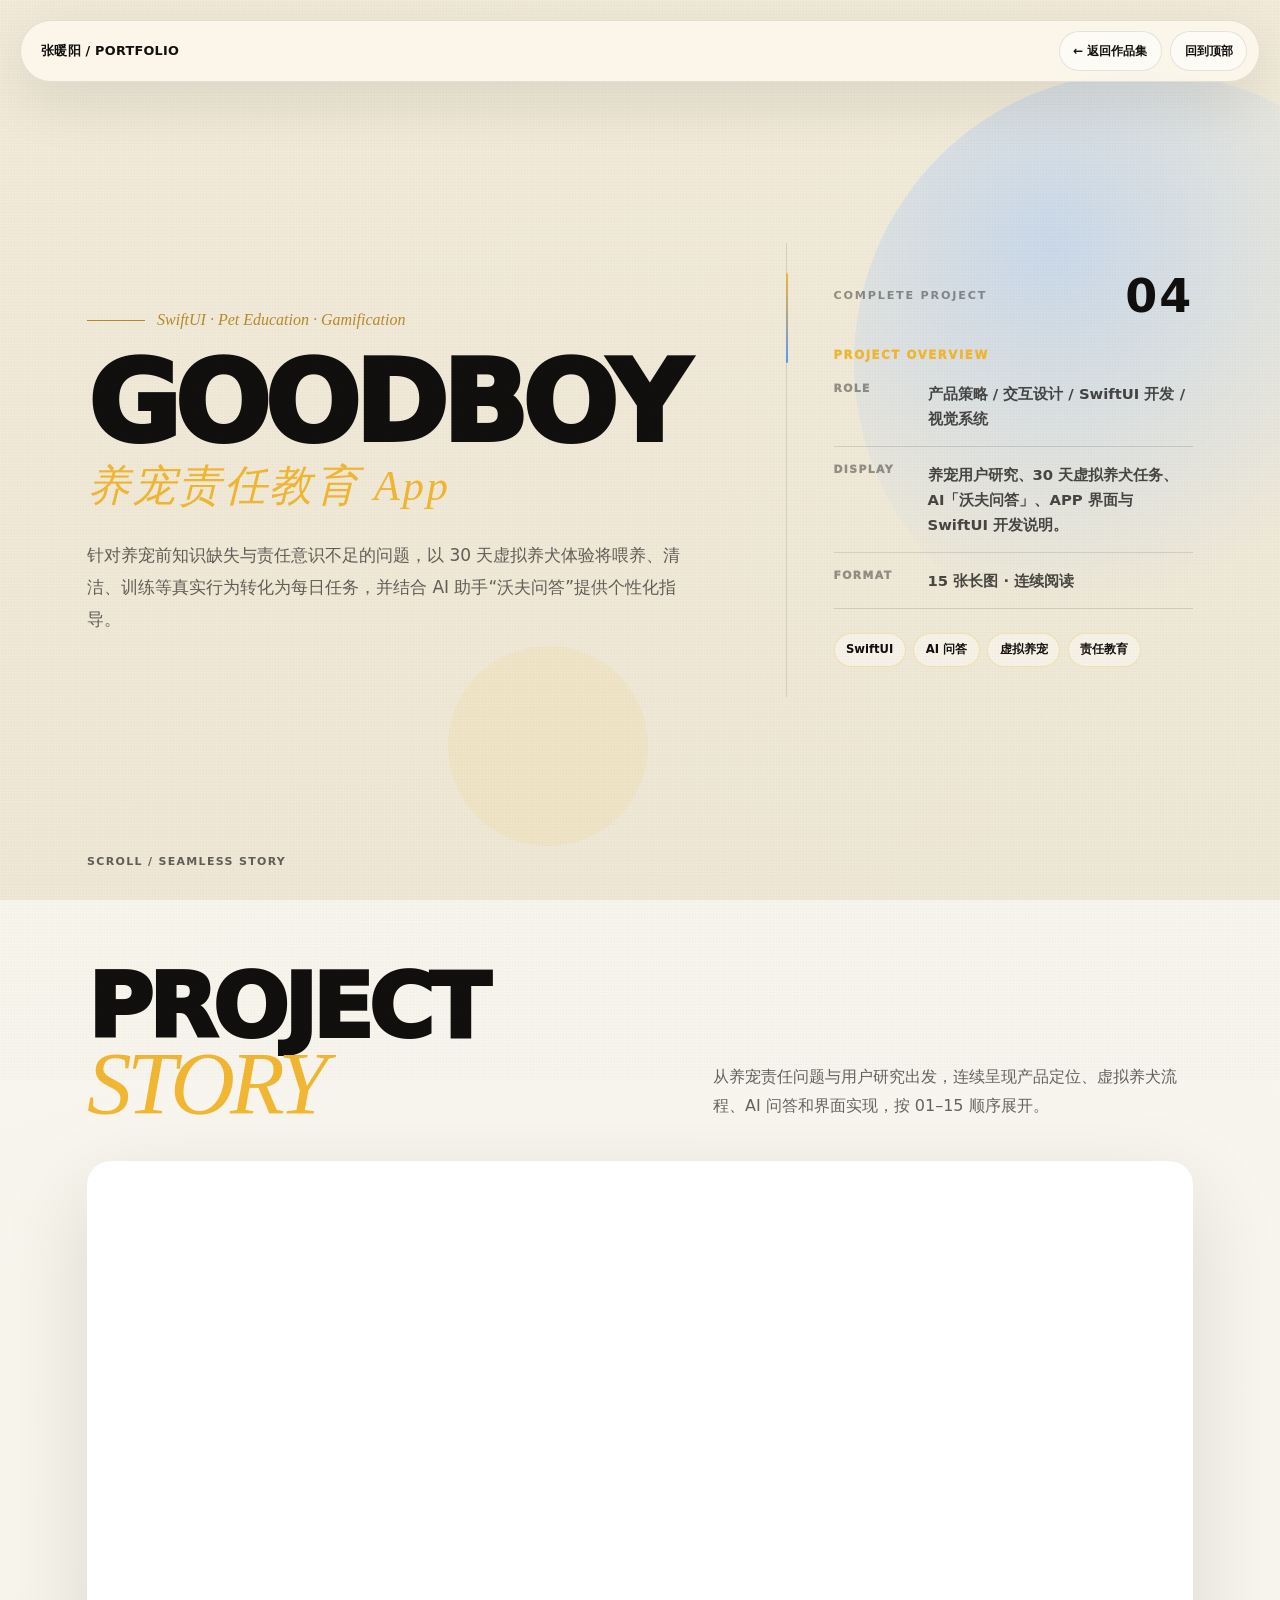
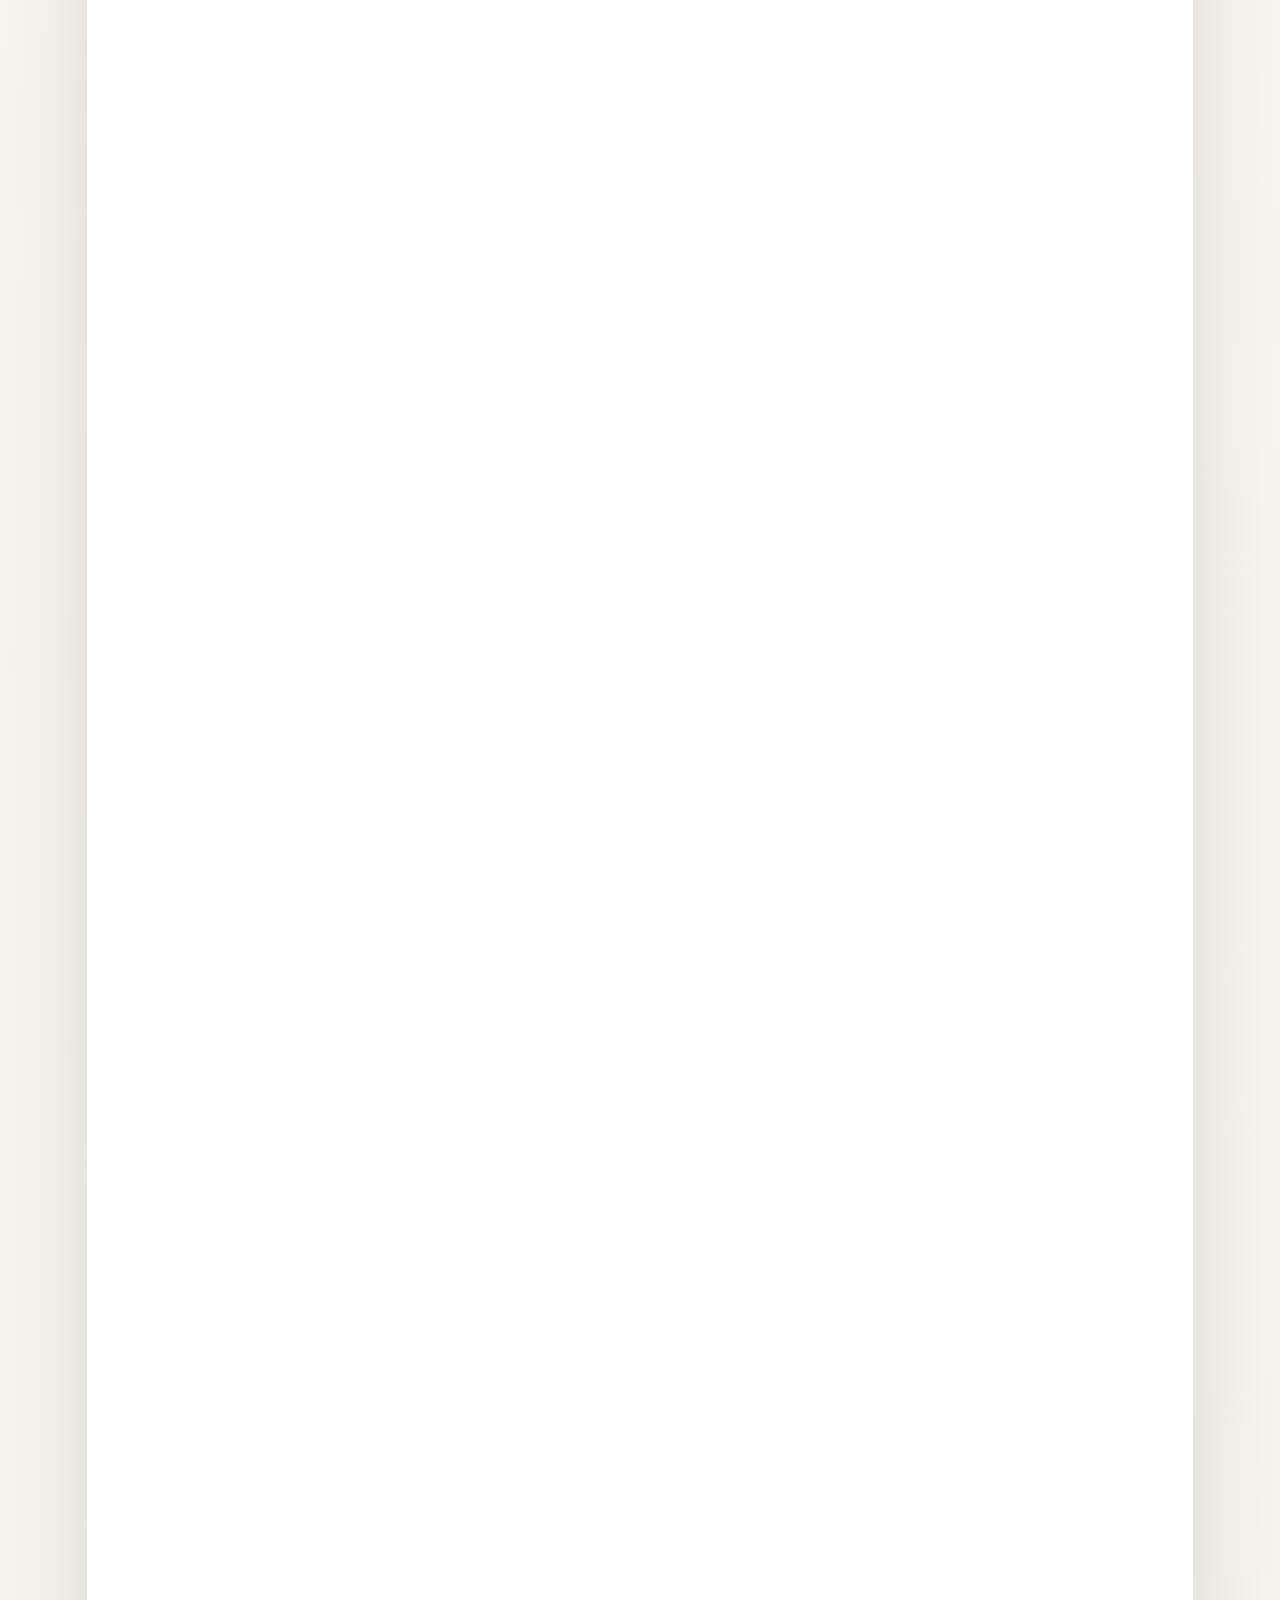
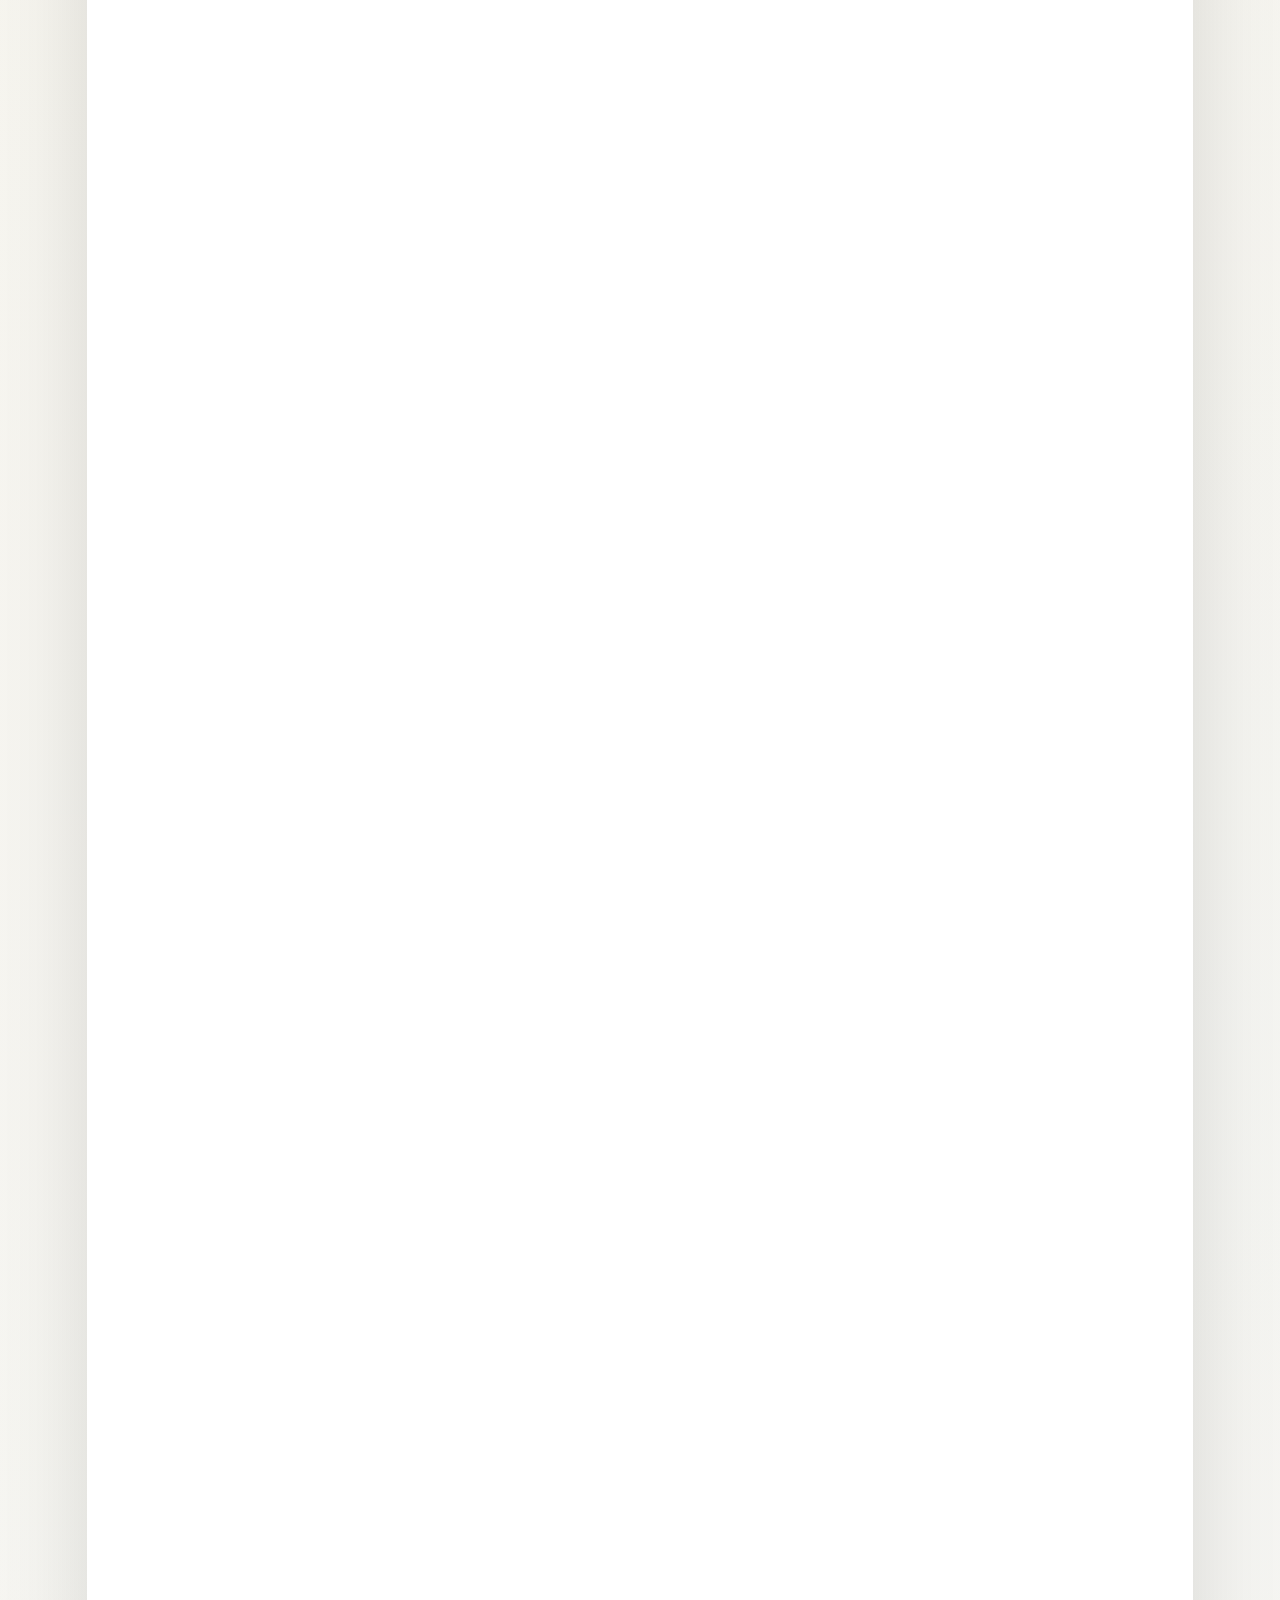
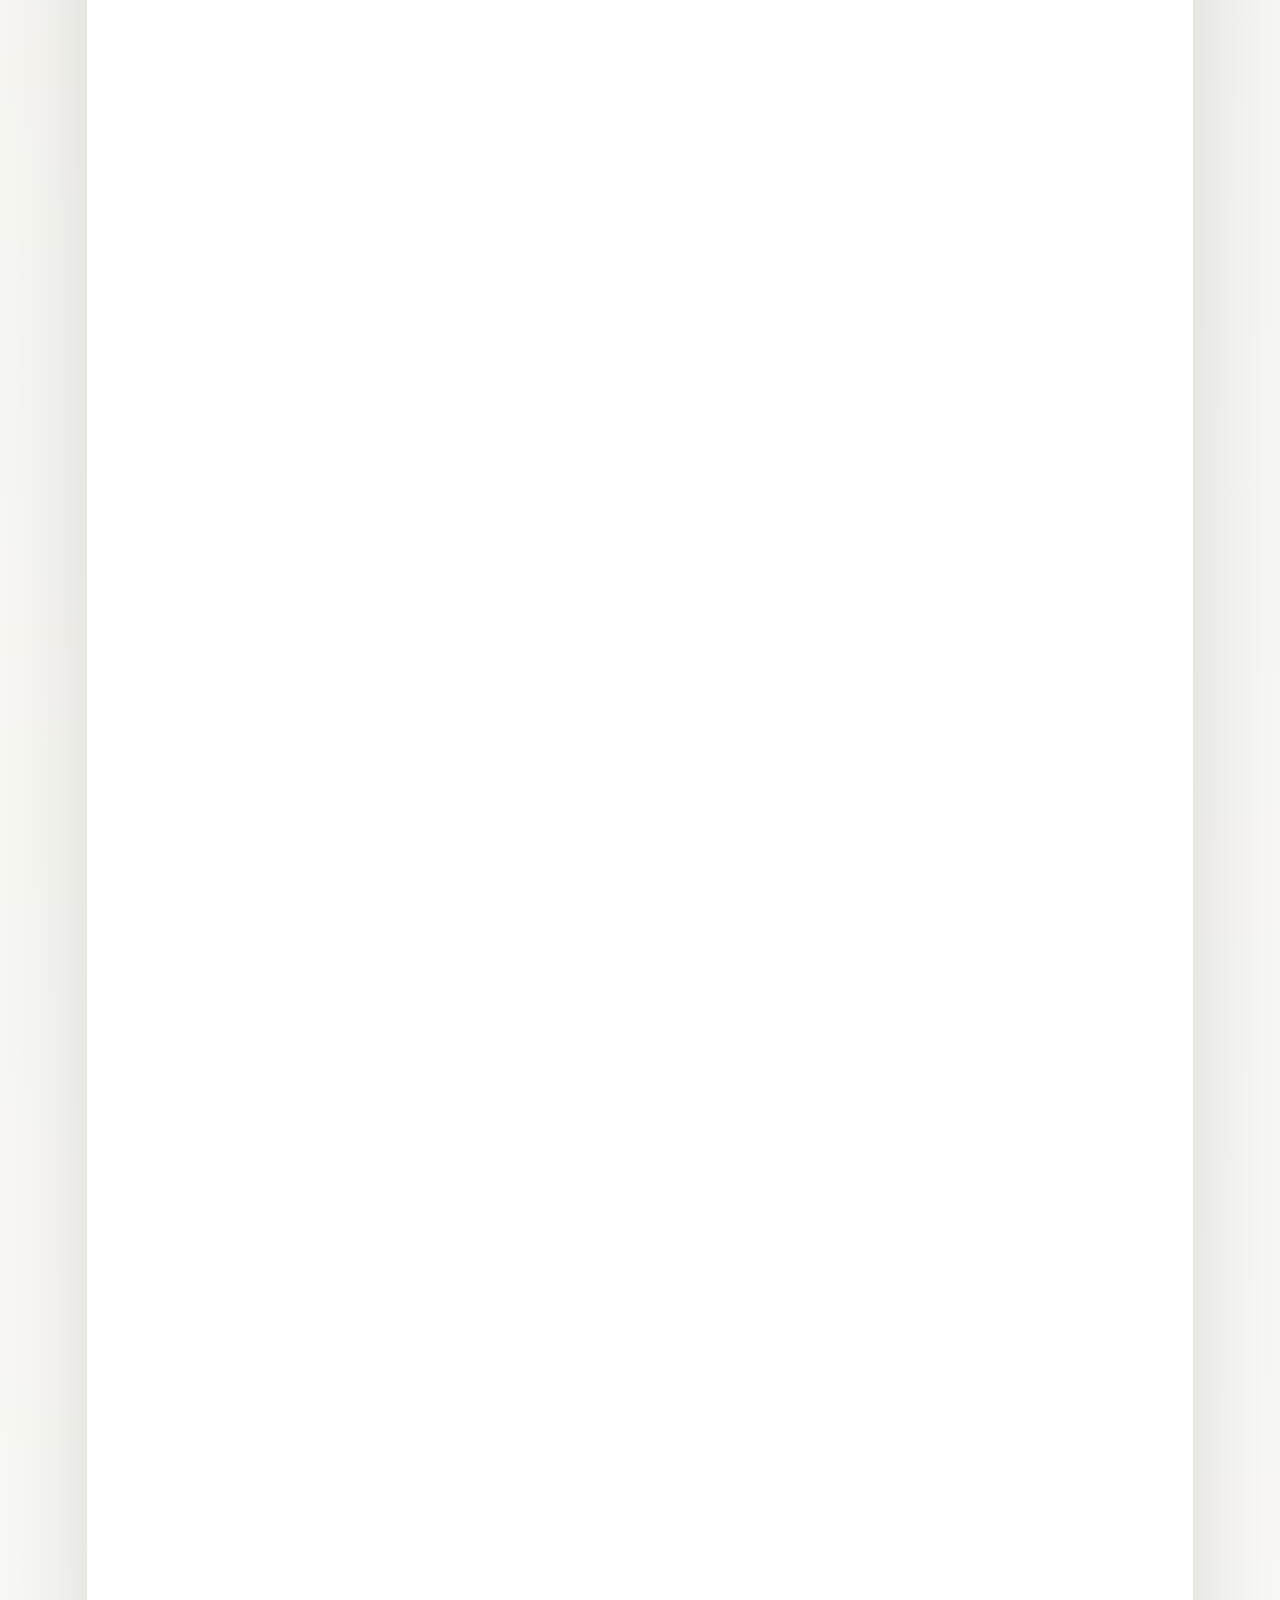
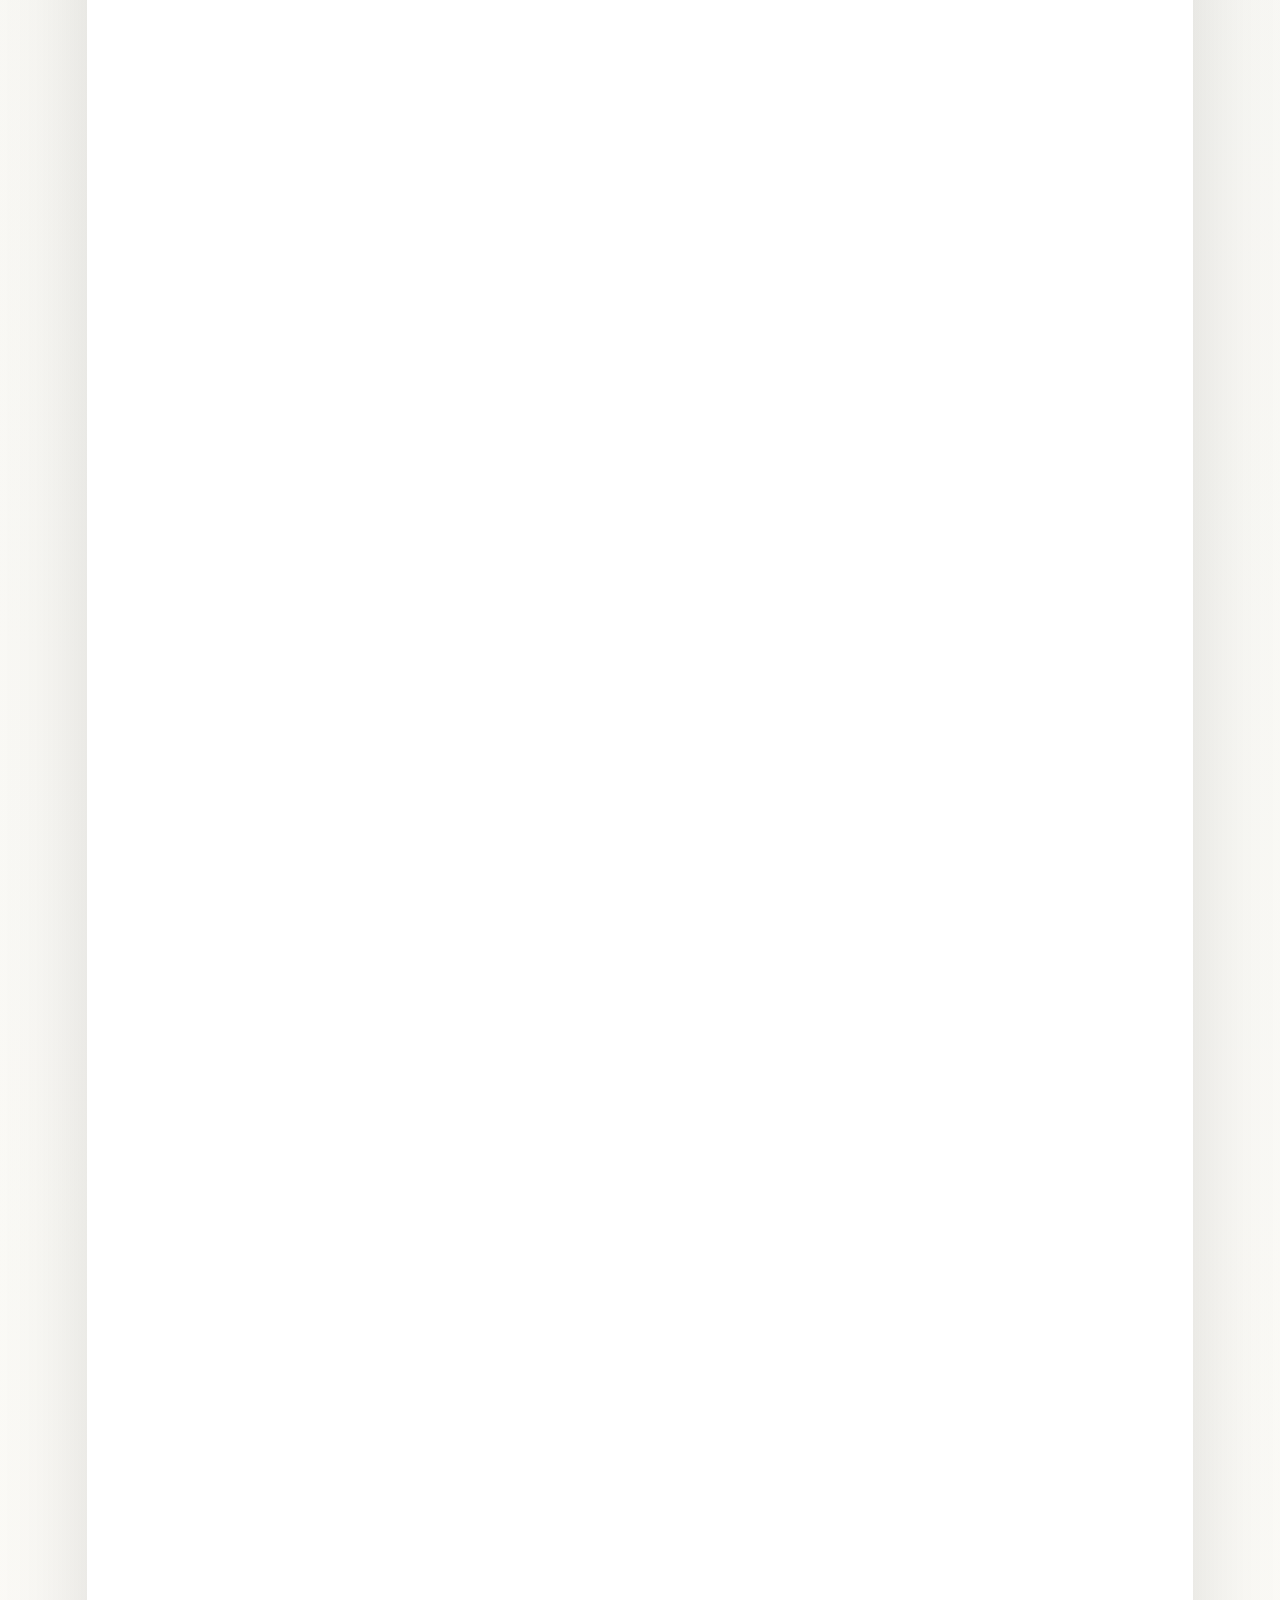
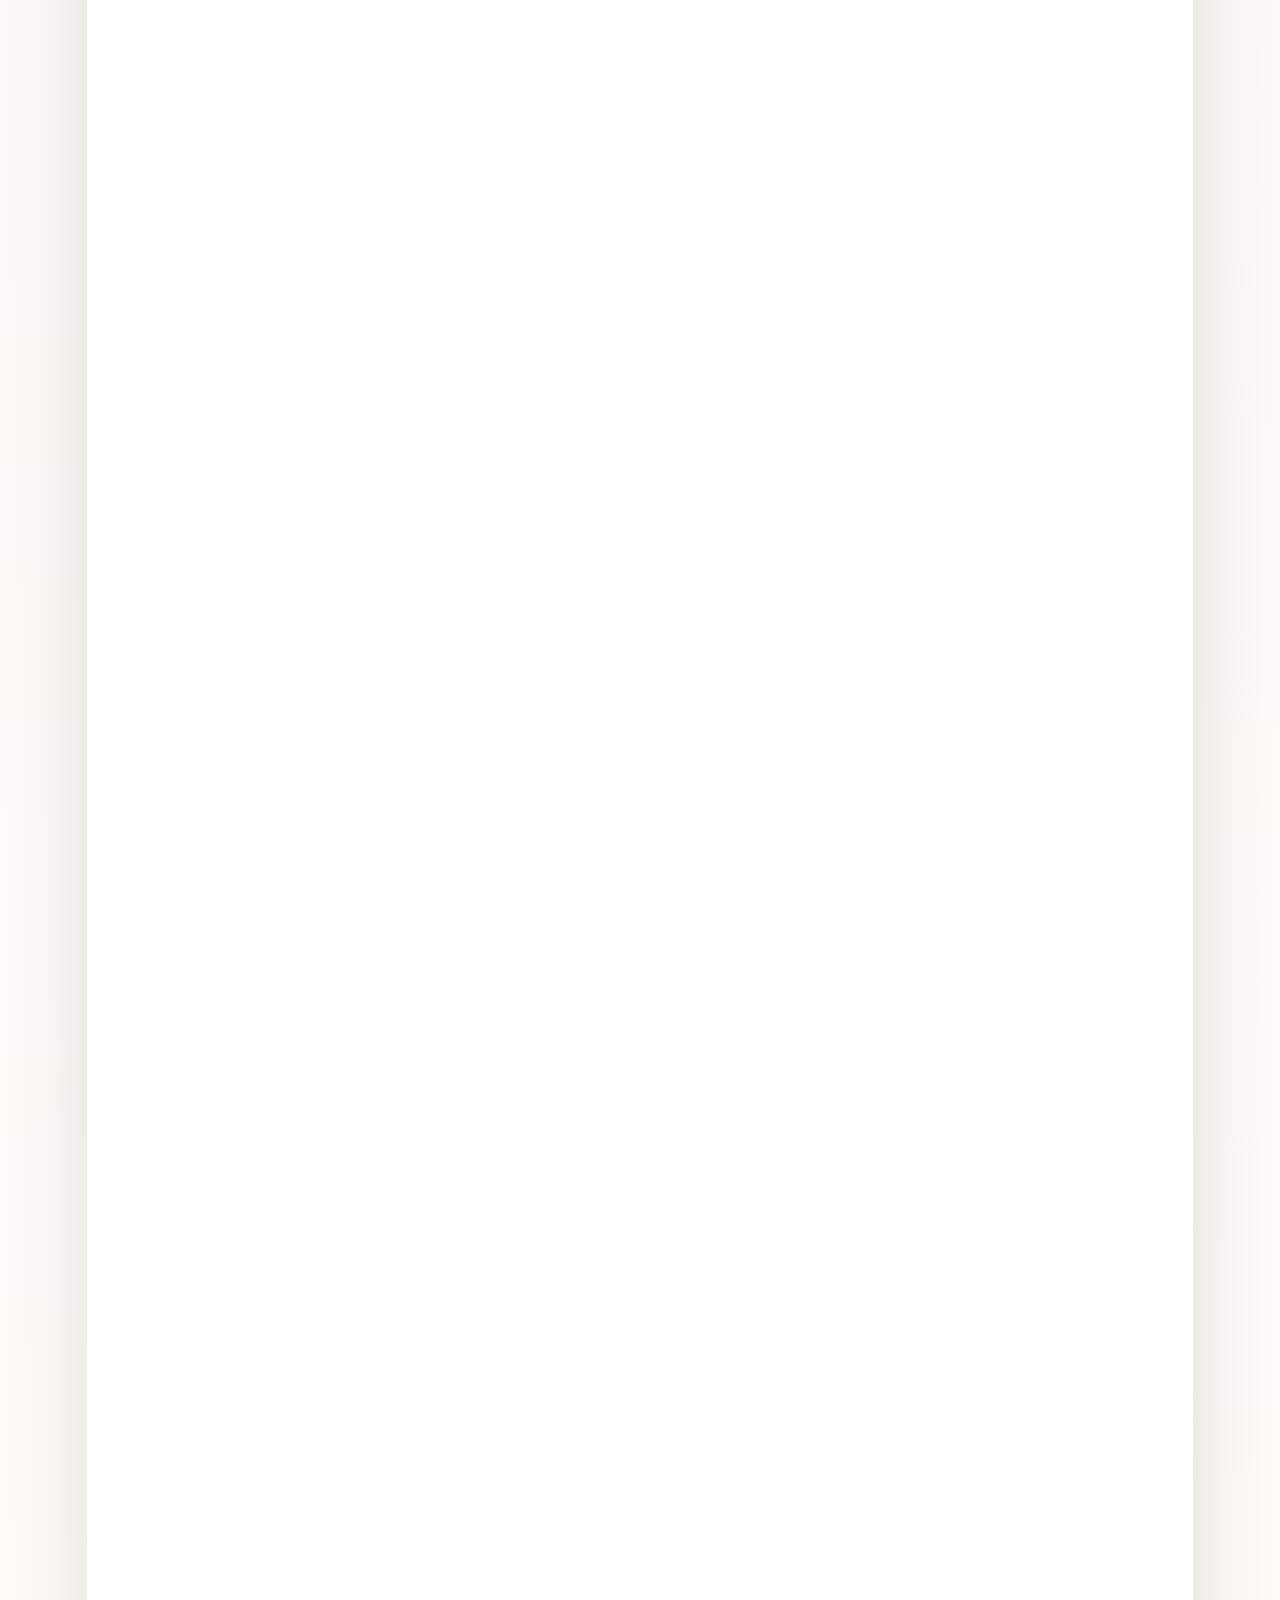
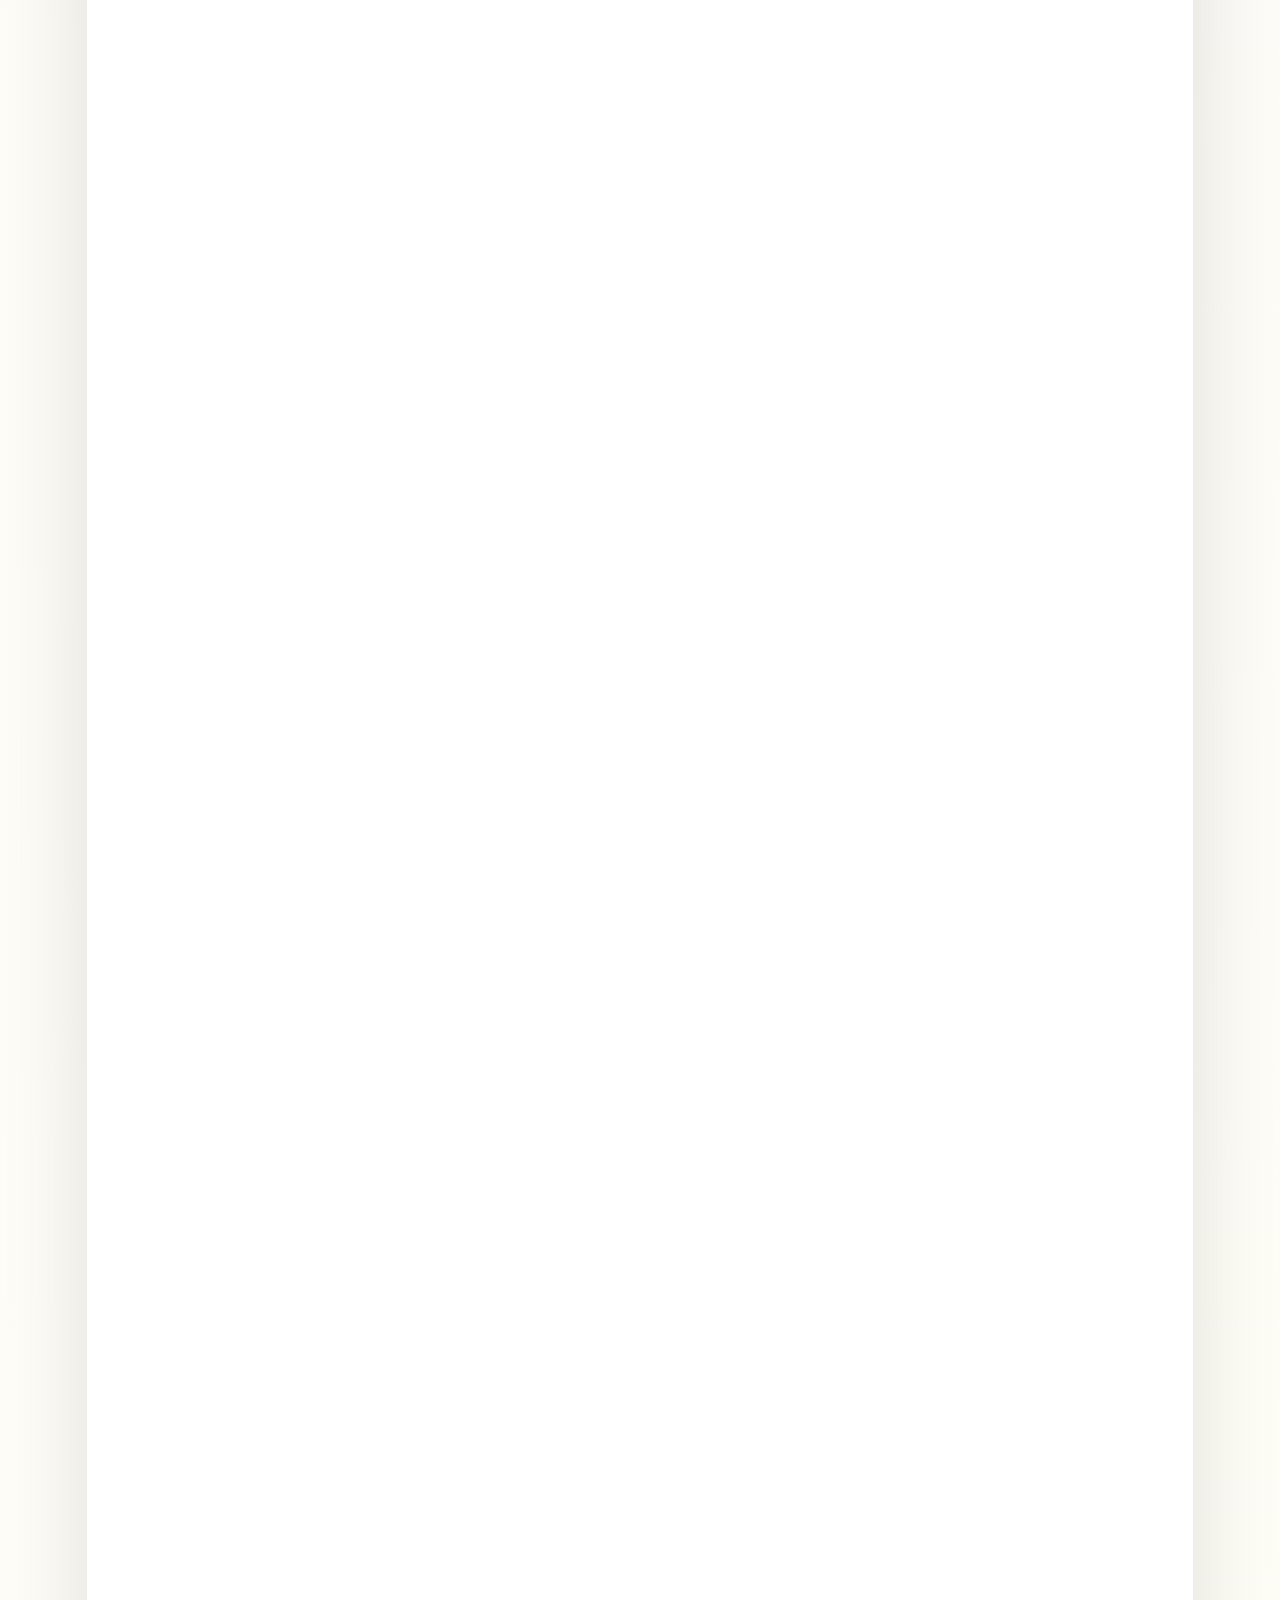
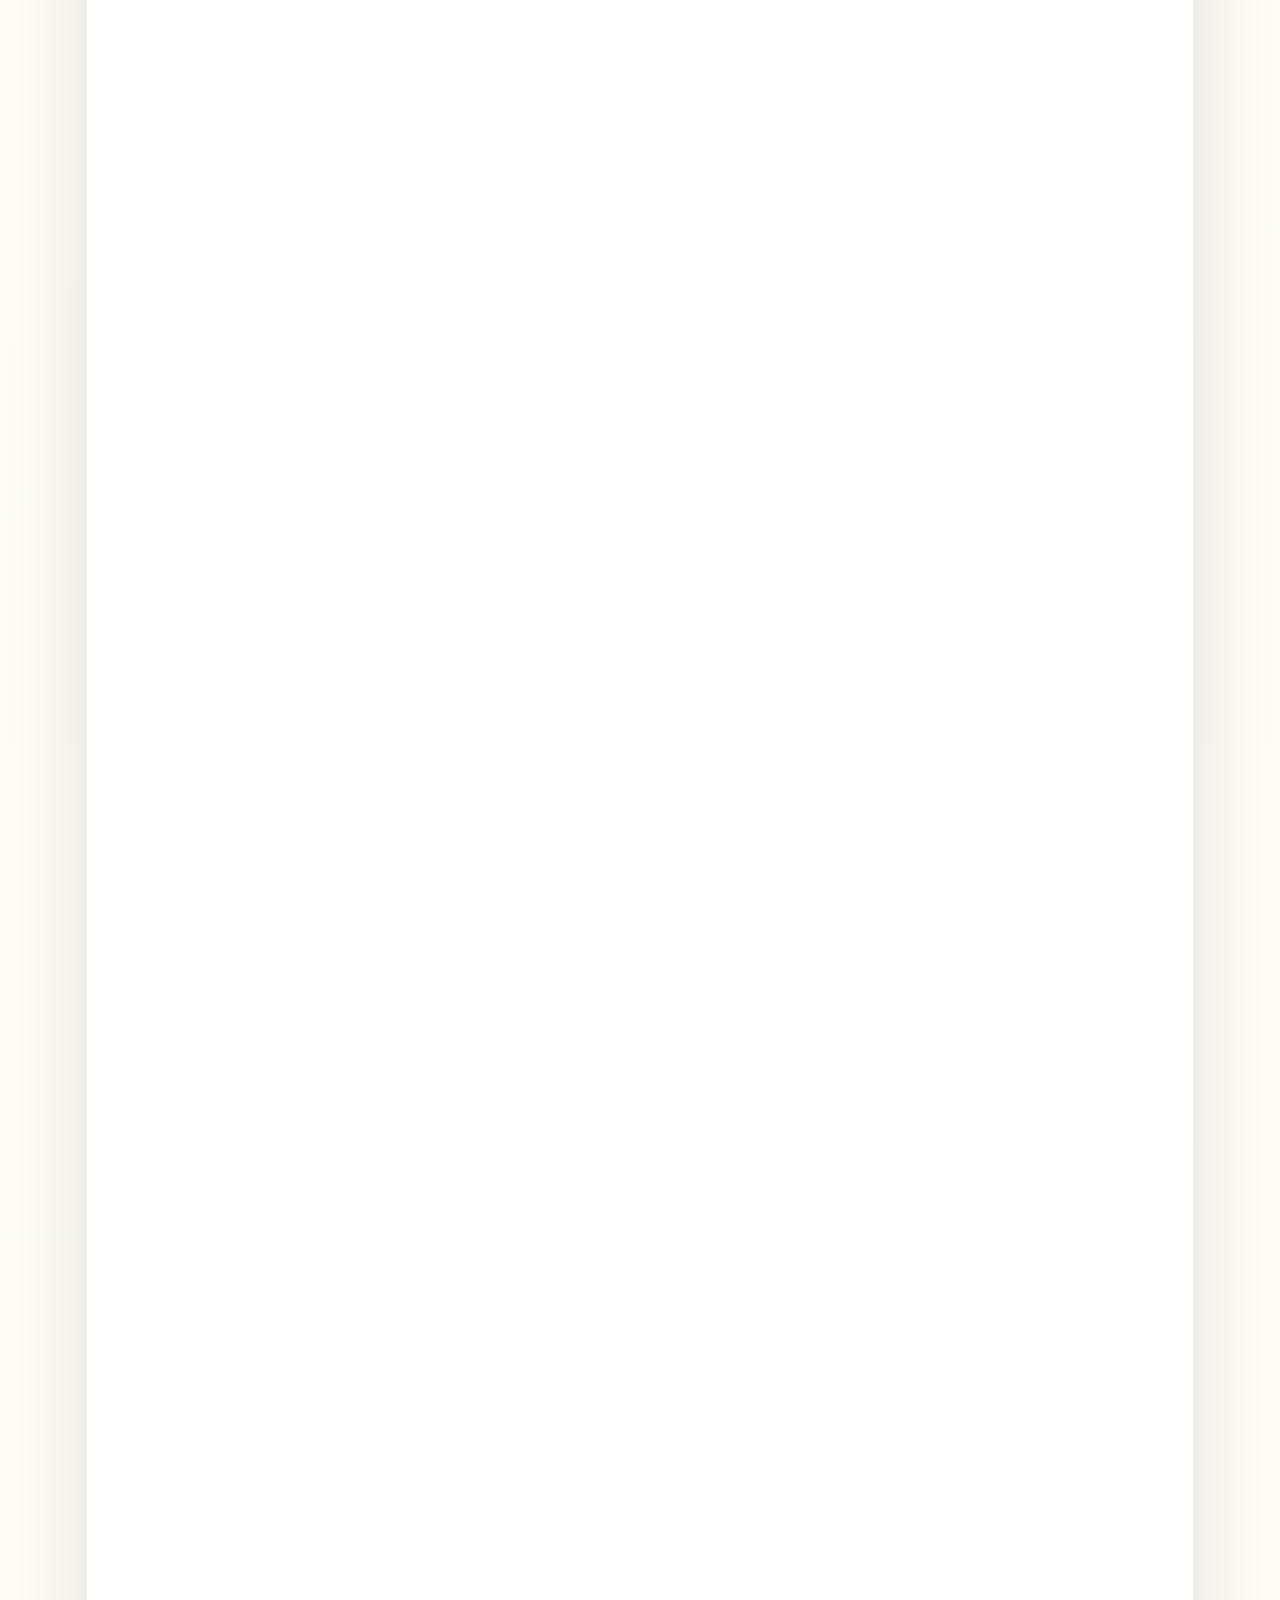
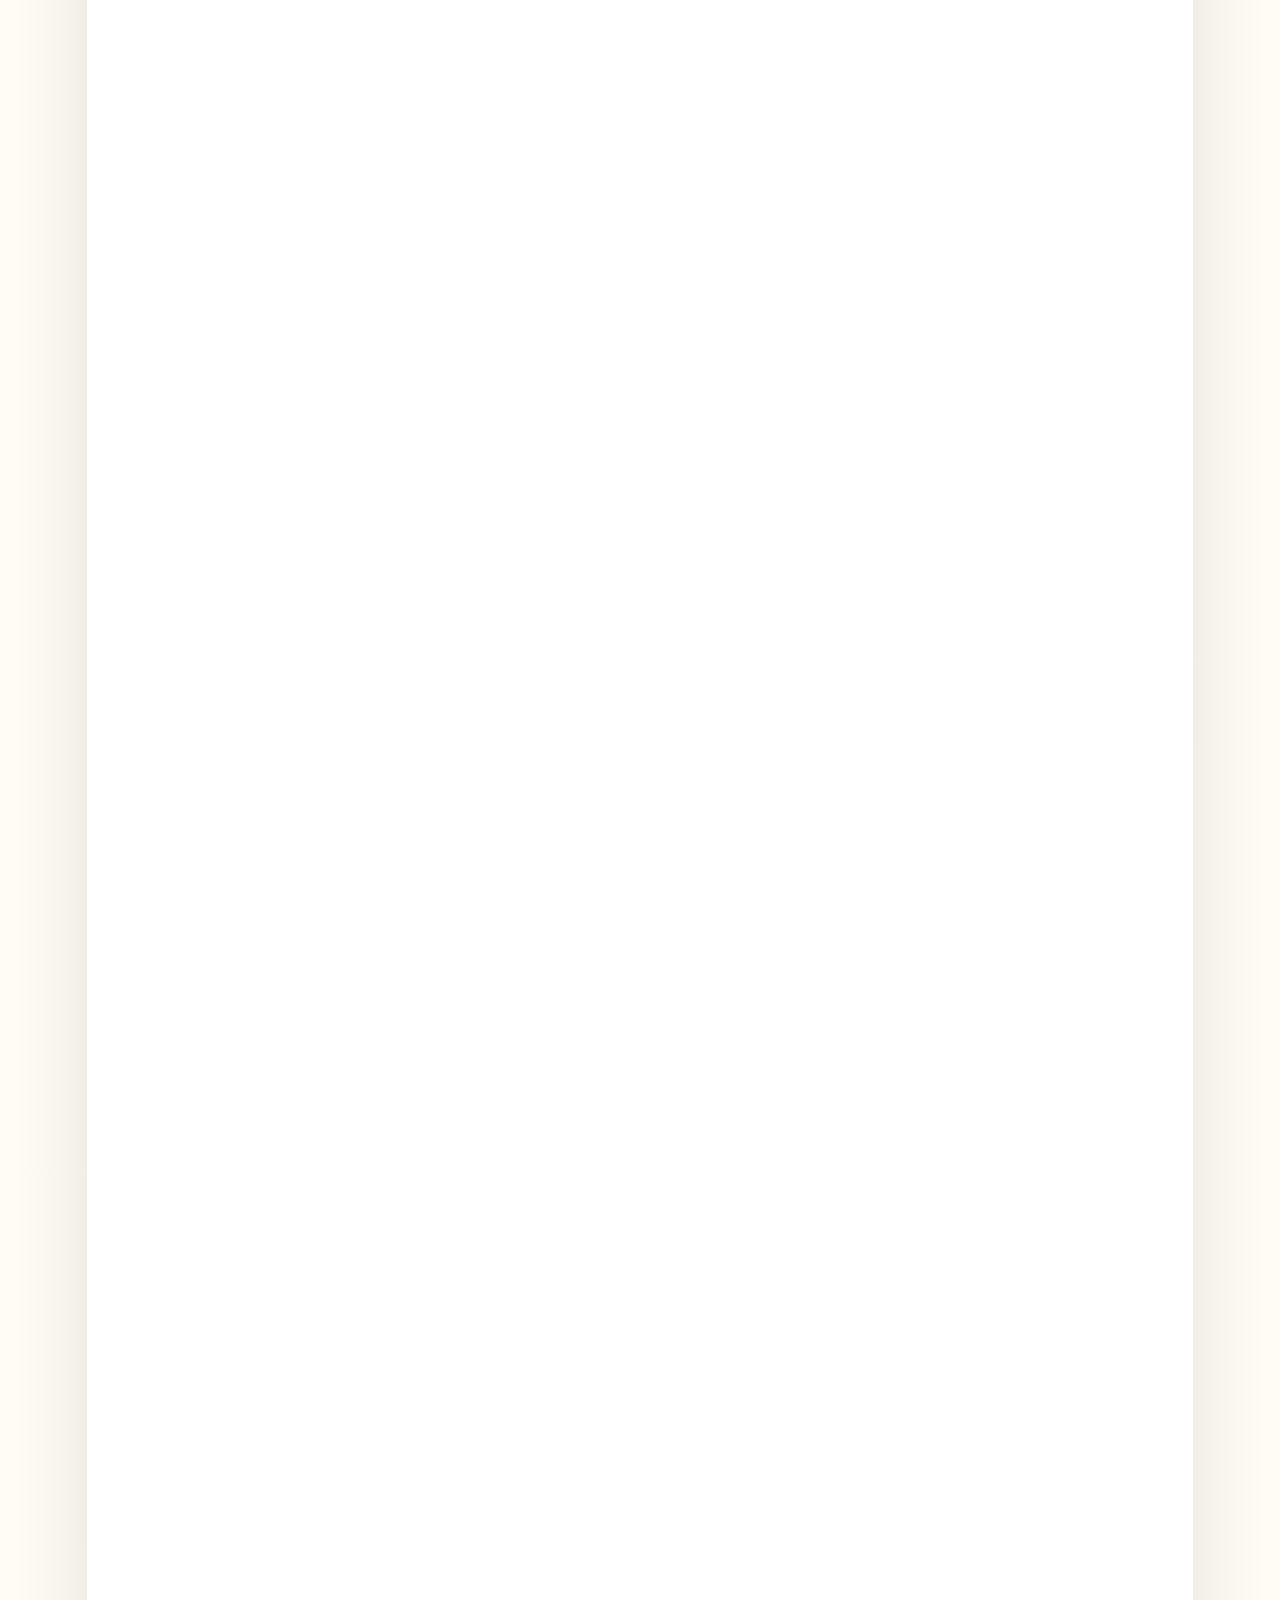
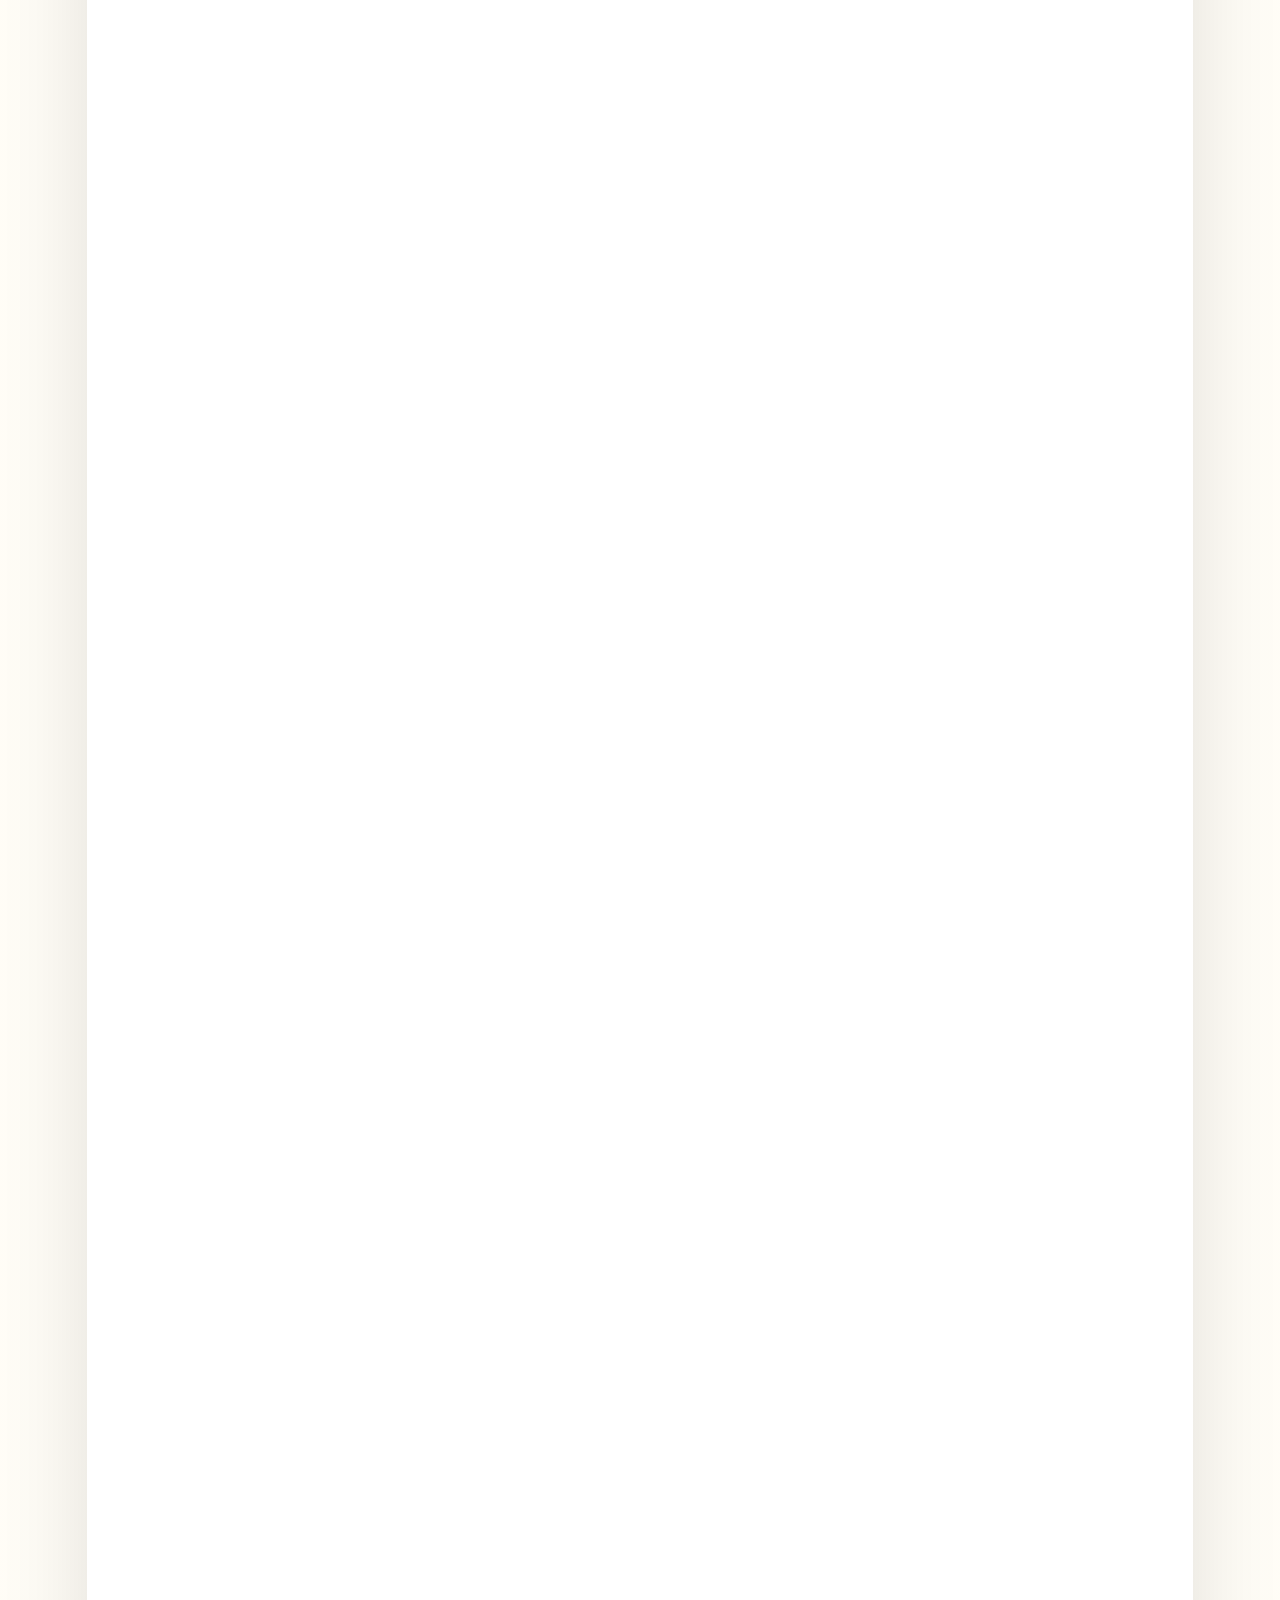
<file: projects/goodboy.html>
<!DOCTYPE html>
<html lang="zh-CN">
<head>
  <meta charset="utf-8">
  <meta name="viewport" content="width=device-width, initial-scale=1">
  <meta name="description" content="GOODBOY：基于 SwiftUI 开发的游戏化养宠责任教育 App。">
  <title>GOODBOY | 张暖阳 Portfolio</title>
  <link rel="stylesheet" href="../assets/project-detail.css">
</head>
<body class="theme-goodboy" id="top">
  <div class="grain" aria-hidden="true"></div>
  <header class="topbar">
    <strong>张暖阳 / Portfolio</strong>
    <nav aria-label="项目导航">
      <a href="../index.html#projects">← 返回作品集</a>
      <a href="#top">回到顶部</a>
    </nav>
  </header>
  <main>
    <section class="detail-hero">
      <div class="detail-hero__inner">
        <div class="detail-hero__copy">
          <span class="kicker">SwiftUI · Pet Education · Gamification</span>
          <h1>Goodboy<em>养宠责任教育 App</em></h1>
          <p class="detail-hero__intro">针对养宠前知识缺失与责任意识不足的问题，以 30 天虚拟养犬体验将喂养、清洁、训练等真实行为转化为每日任务，并结合 AI 助手“沃夫问答”提供个性化指导。</p>
        </div>
        <aside class="detail-hero__side" aria-label="项目概览">
          <div class="detail-hero__index"><span>Complete Project</span><b>04</b></div>
          <p class="detail-hero__label">Project Overview</p>
          <dl class="detail-meta">
            <div><dt>Role</dt><dd>产品策略 / 交互设计 / SwiftUI 开发 / 视觉系统</dd></div>
            <div><dt>Display</dt><dd>养宠用户研究、30 天虚拟养犬任务、AI「沃夫问答」、APP 界面与 SwiftUI 开发说明。</dd></div>
            <div><dt>Format</dt><dd>15 张长图 · 连续阅读</dd></div>
          </dl>
          <div class="detail-tags"><span>SwiftUI</span><span>AI 问答</span><span>虚拟养宠</span><span>责任教育</span></div>
        </aside>
      </div>
      <div class="scroll-tip">Scroll / seamless story</div>
    </section>
    <section class="gallery-wrap gallery-wrap--seamless" id="gallery">
      <div class="gallery-head">
        <h2>Project<br><em>Story</em></h2>
        <p>从养宠责任问题与用户研究出发，连续呈现产品定位、虚拟养犬流程、AI 问答和界面实现，按 01–15 顺序展开。</p>
      </div>
      <div class="gallery gallery--seamless">
        <figure><img src="../assets/projects/goodboy/1.webp" alt="GOODBOY 项目展示第 1 部分" width="1920" height="1365" loading="lazy" decoding="async" srcset="../assets/projects/goodboy/1-960.webp 960w, ../assets/projects/goodboy/1.webp 1920w" sizes="(max-width: 980px) calc(100vw - 48px), 86vw"></figure>
        <figure><img src="../assets/projects/goodboy/2.webp" alt="GOODBOY 项目展示第 2 部分" width="1920" height="2761" loading="lazy" decoding="async" srcset="../assets/projects/goodboy/2-960.webp 960w, ../assets/projects/goodboy/2.webp 1920w" sizes="(max-width: 980px) calc(100vw - 48px), 86vw"></figure>
        <figure><img src="../assets/projects/goodboy/3.webp" alt="GOODBOY 项目展示第 3 部分" width="1920" height="1999" loading="lazy" decoding="async" srcset="../assets/projects/goodboy/3-960.webp 960w, ../assets/projects/goodboy/3.webp 1920w" sizes="(max-width: 980px) calc(100vw - 48px), 86vw"></figure>
        <figure><img src="../assets/projects/goodboy/4.webp" alt="GOODBOY 项目展示第 4 部分" width="1920" height="1097" loading="lazy" decoding="async" srcset="../assets/projects/goodboy/4-960.webp 960w, ../assets/projects/goodboy/4.webp 1920w" sizes="(max-width: 980px) calc(100vw - 48px), 86vw"></figure>
        <figure><img src="../assets/projects/goodboy/5.webp" alt="GOODBOY 项目展示第 5 部分" width="1920" height="2792" loading="lazy" decoding="async" srcset="../assets/projects/goodboy/5-960.webp 960w, ../assets/projects/goodboy/5.webp 1920w" sizes="(max-width: 980px) calc(100vw - 48px), 86vw"></figure>
        <figure><img src="../assets/projects/goodboy/6.webp" alt="GOODBOY 项目展示第 6 部分" width="1920" height="1047" loading="lazy" decoding="async" srcset="../assets/projects/goodboy/6-960.webp 960w, ../assets/projects/goodboy/6.webp 1920w" sizes="(max-width: 980px) calc(100vw - 48px), 86vw"></figure>
        <figure><img src="../assets/projects/goodboy/7.webp" alt="GOODBOY 项目展示第 7 部分" width="1920" height="1647" loading="lazy" decoding="async" srcset="../assets/projects/goodboy/7-960.webp 960w, ../assets/projects/goodboy/7.webp 1920w" sizes="(max-width: 980px) calc(100vw - 48px), 86vw"></figure>
        <figure><img src="../assets/projects/goodboy/8.webp" alt="GOODBOY 项目展示第 8 部分" width="1920" height="1354" loading="lazy" decoding="async" srcset="../assets/projects/goodboy/8-960.webp 960w, ../assets/projects/goodboy/8.webp 1920w" sizes="(max-width: 980px) calc(100vw - 48px), 86vw"></figure>
        <figure><img src="../assets/projects/goodboy/9.webp" alt="GOODBOY 项目展示第 9 部分" width="1920" height="4085" loading="lazy" decoding="async" srcset="../assets/projects/goodboy/9-960.webp 960w, ../assets/projects/goodboy/9.webp 1920w" sizes="(max-width: 980px) calc(100vw - 48px), 86vw"></figure>
        <figure><img src="../assets/projects/goodboy/10.webp" alt="GOODBOY 项目展示第 10 部分" width="1920" height="854" loading="lazy" decoding="async" srcset="../assets/projects/goodboy/10-960.webp 960w, ../assets/projects/goodboy/10.webp 1920w" sizes="(max-width: 980px) calc(100vw - 48px), 86vw"></figure>
        <figure><img src="../assets/projects/goodboy/11.webp" alt="GOODBOY 项目展示第 11 部分" width="1920" height="6015" loading="lazy" decoding="async" srcset="../assets/projects/goodboy/11-960.webp 960w, ../assets/projects/goodboy/11.webp 1920w" sizes="(max-width: 980px) calc(100vw - 48px), 86vw"></figure>
        <figure><img src="../assets/projects/goodboy/12.webp" alt="GOODBOY 项目展示第 12 部分" width="1920" height="6046" loading="lazy" decoding="async" srcset="../assets/projects/goodboy/12-960.webp 960w, ../assets/projects/goodboy/12.webp 1920w" sizes="(max-width: 980px) calc(100vw - 48px), 86vw"></figure>
        <figure><img src="../assets/projects/goodboy/13.webp" alt="GOODBOY 项目展示第 13 部分" width="1920" height="8123" loading="lazy" decoding="async" srcset="../assets/projects/goodboy/13-960.webp 960w, ../assets/projects/goodboy/13.webp 1920w" sizes="(max-width: 980px) calc(100vw - 48px), 86vw"></figure>
        <figure><img src="../assets/projects/goodboy/14.webp" alt="GOODBOY 项目展示第 14 部分" width="1920" height="1338" loading="lazy" decoding="async" srcset="../assets/projects/goodboy/14-960.webp 960w, ../assets/projects/goodboy/14.webp 1920w" sizes="(max-width: 980px) calc(100vw - 48px), 86vw"></figure>
        <figure><img src="../assets/projects/goodboy/15.webp" alt="GOODBOY 项目展示第 15 部分" width="1920" height="858" loading="lazy" decoding="async" srcset="../assets/projects/goodboy/15-960.webp 960w, ../assets/projects/goodboy/15.webp 1920w" sizes="(max-width: 980px) calc(100vw - 48px), 86vw"></figure>
      </div>
    </section>
  </main>
  <footer class="footer"><div class="footer__inner"><strong>GOODBOY · 张暖阳 Portfolio</strong><a href="../index.html#projects">返回作品集</a></div></footer>
</body>
</html>
</file>
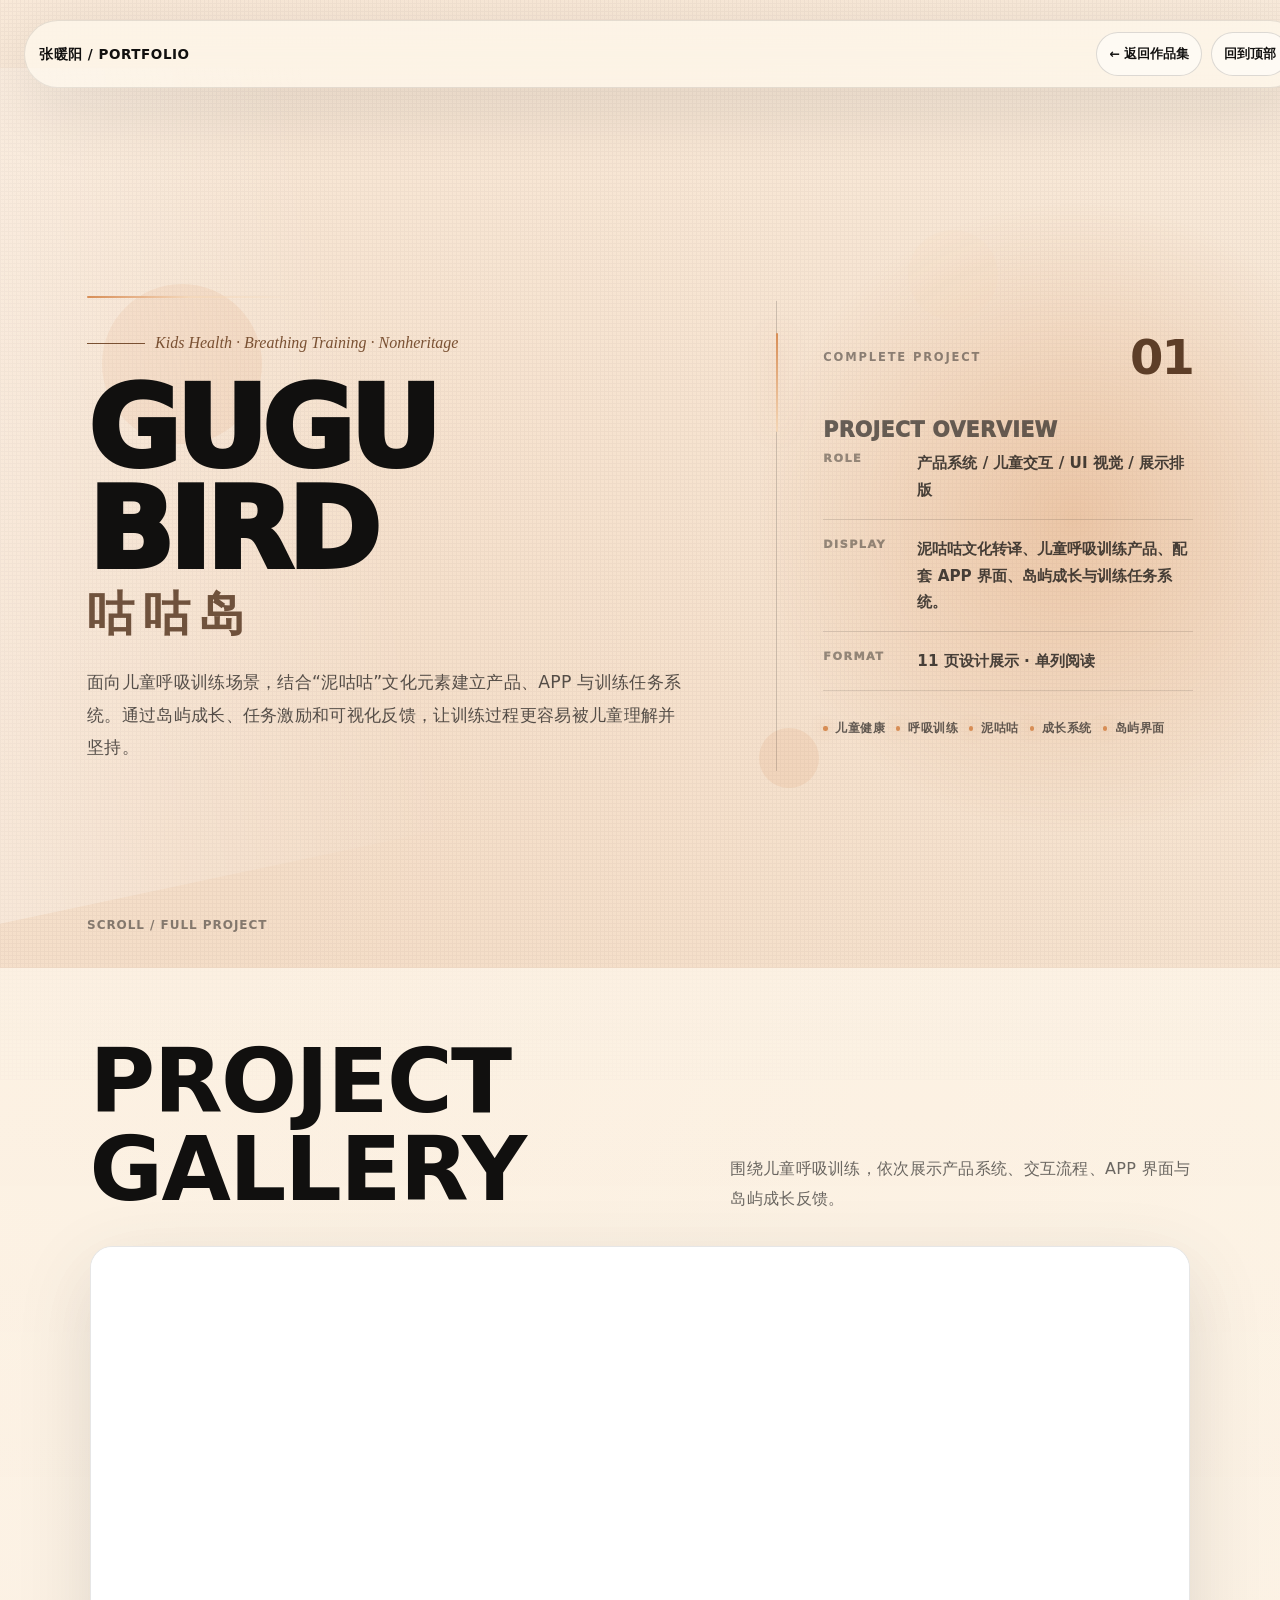
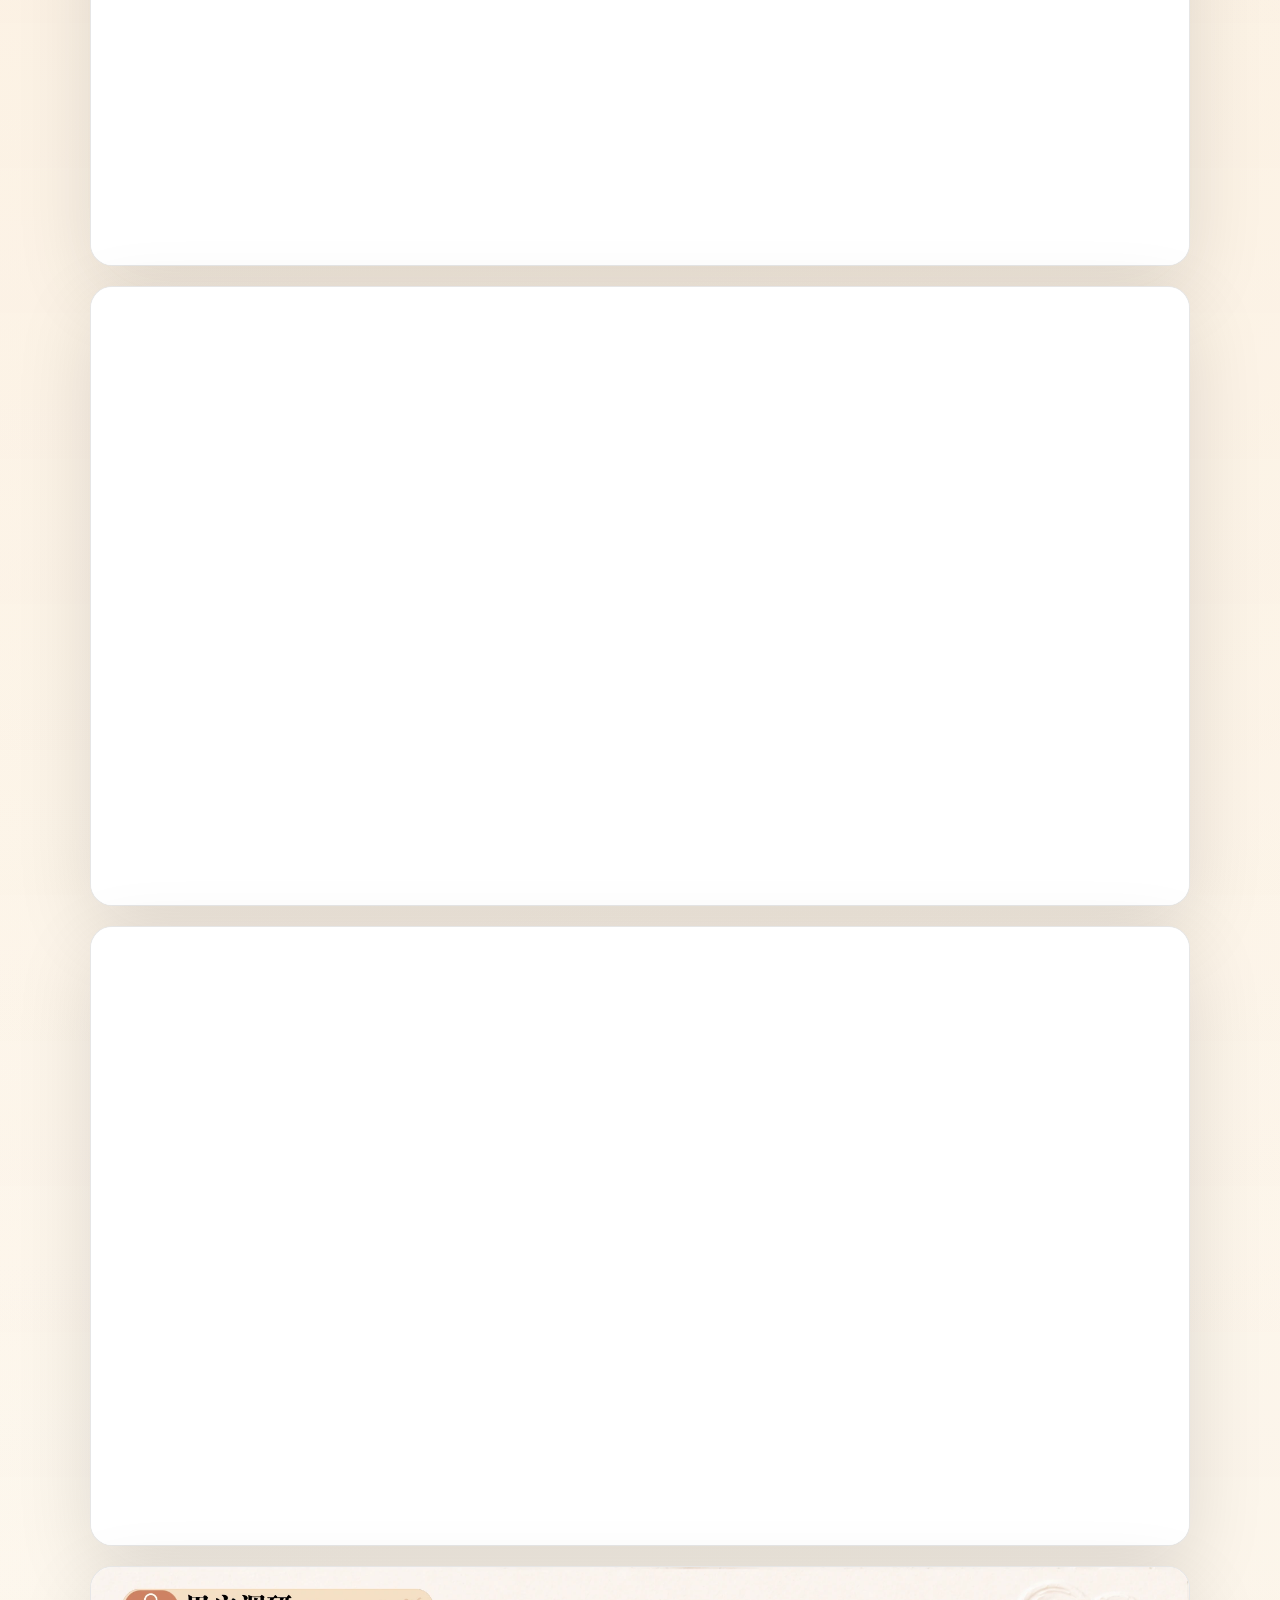
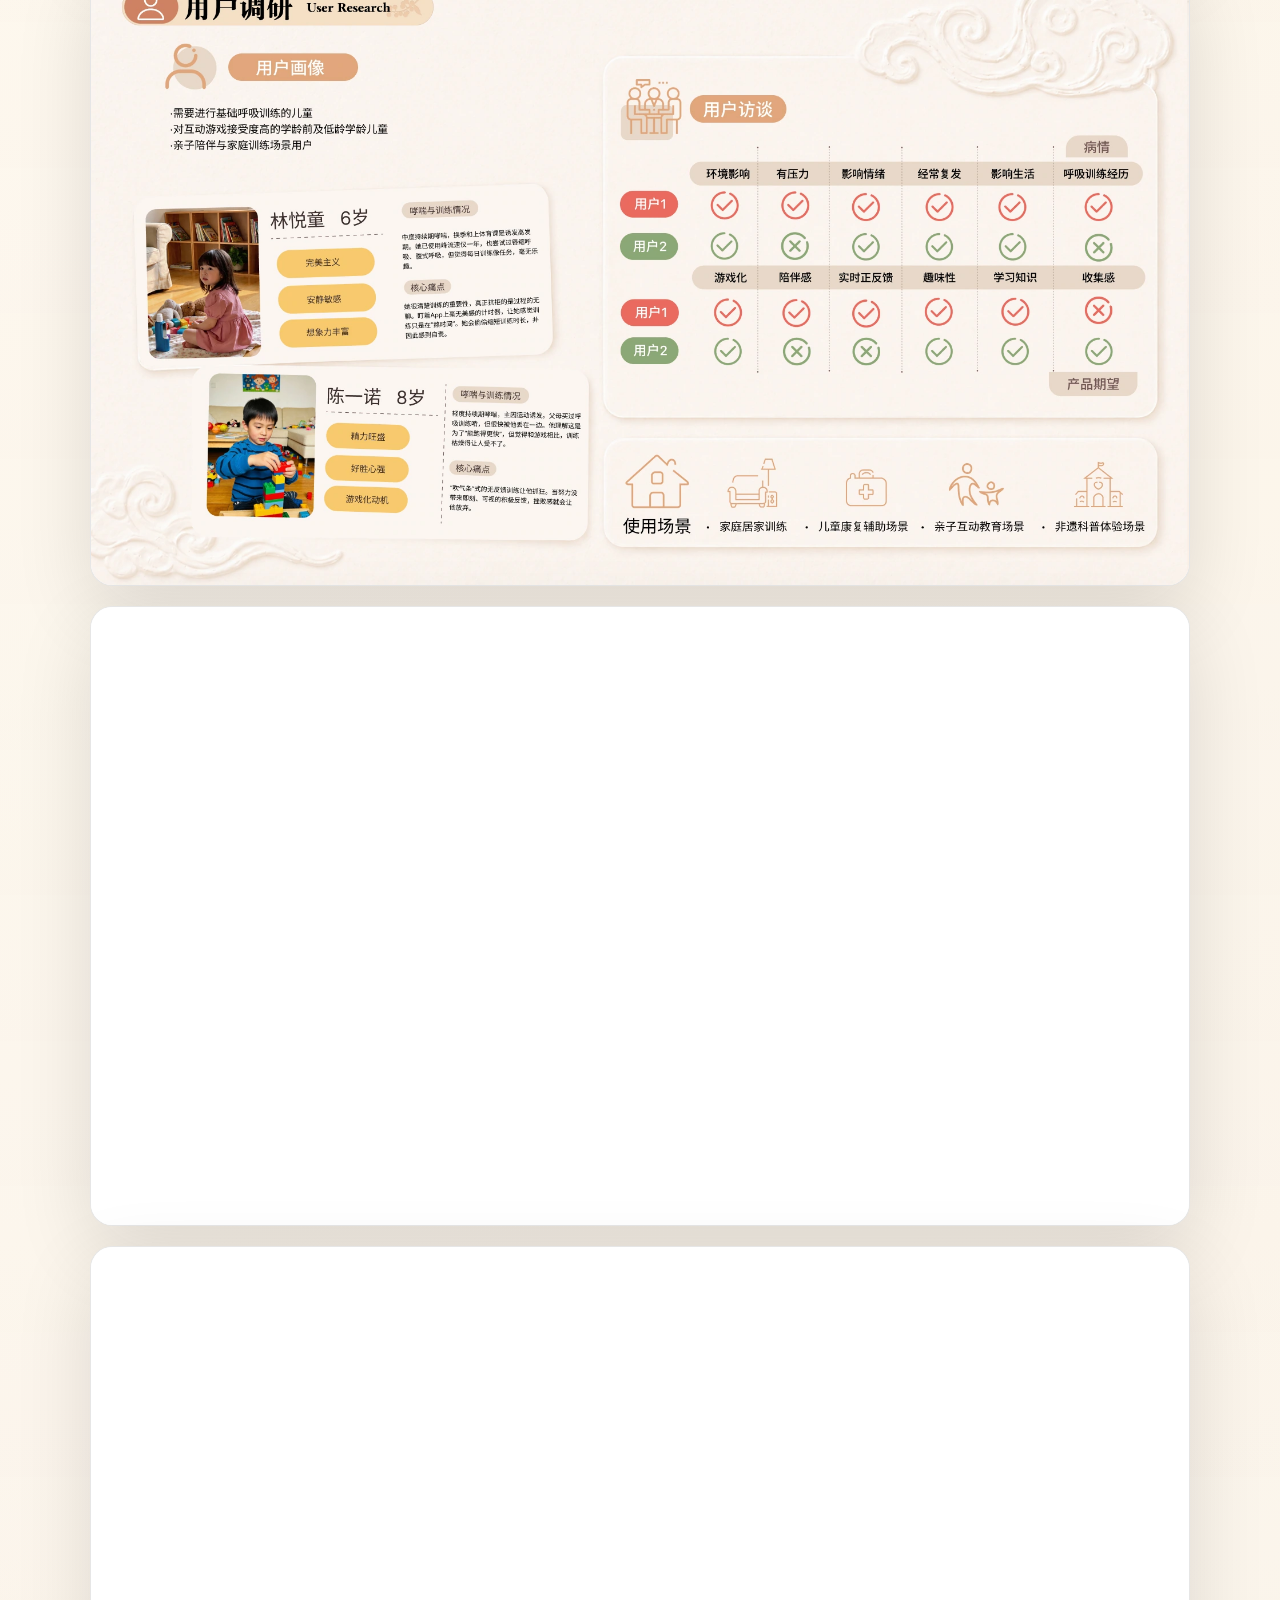
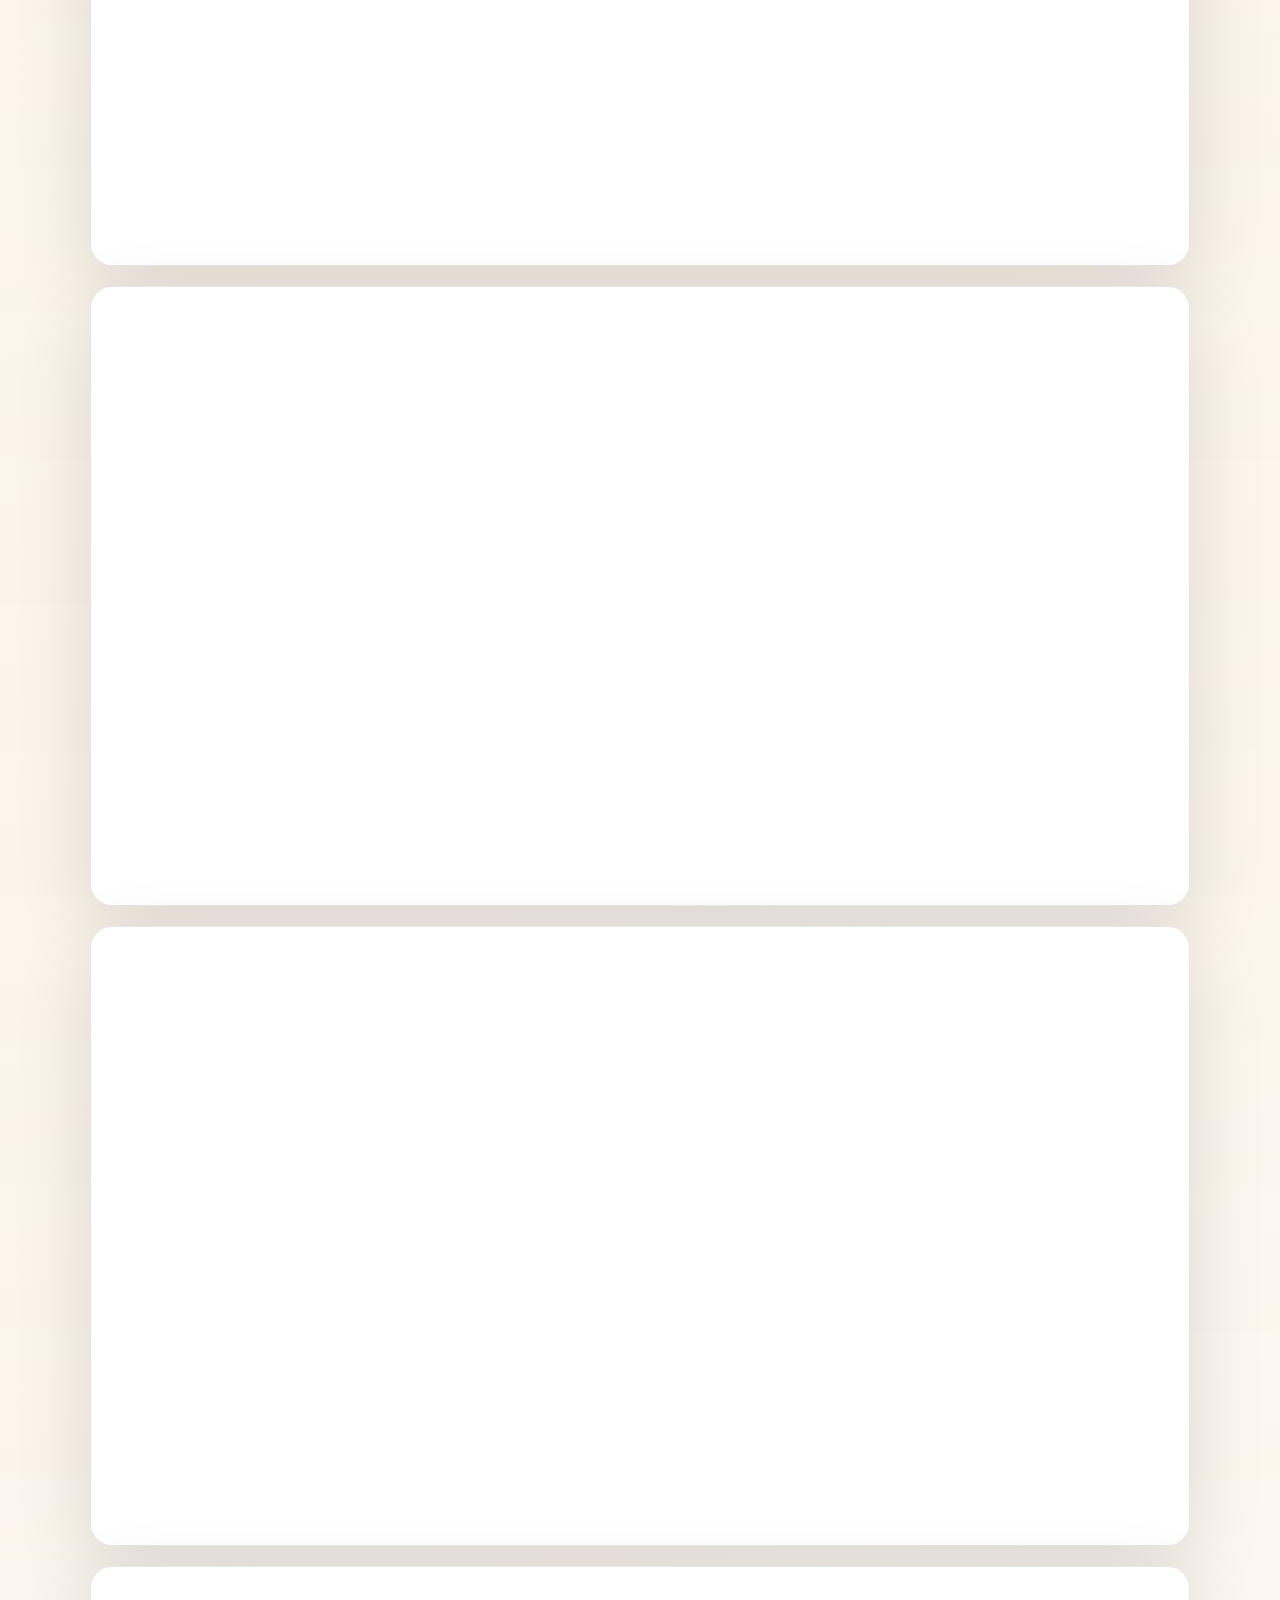
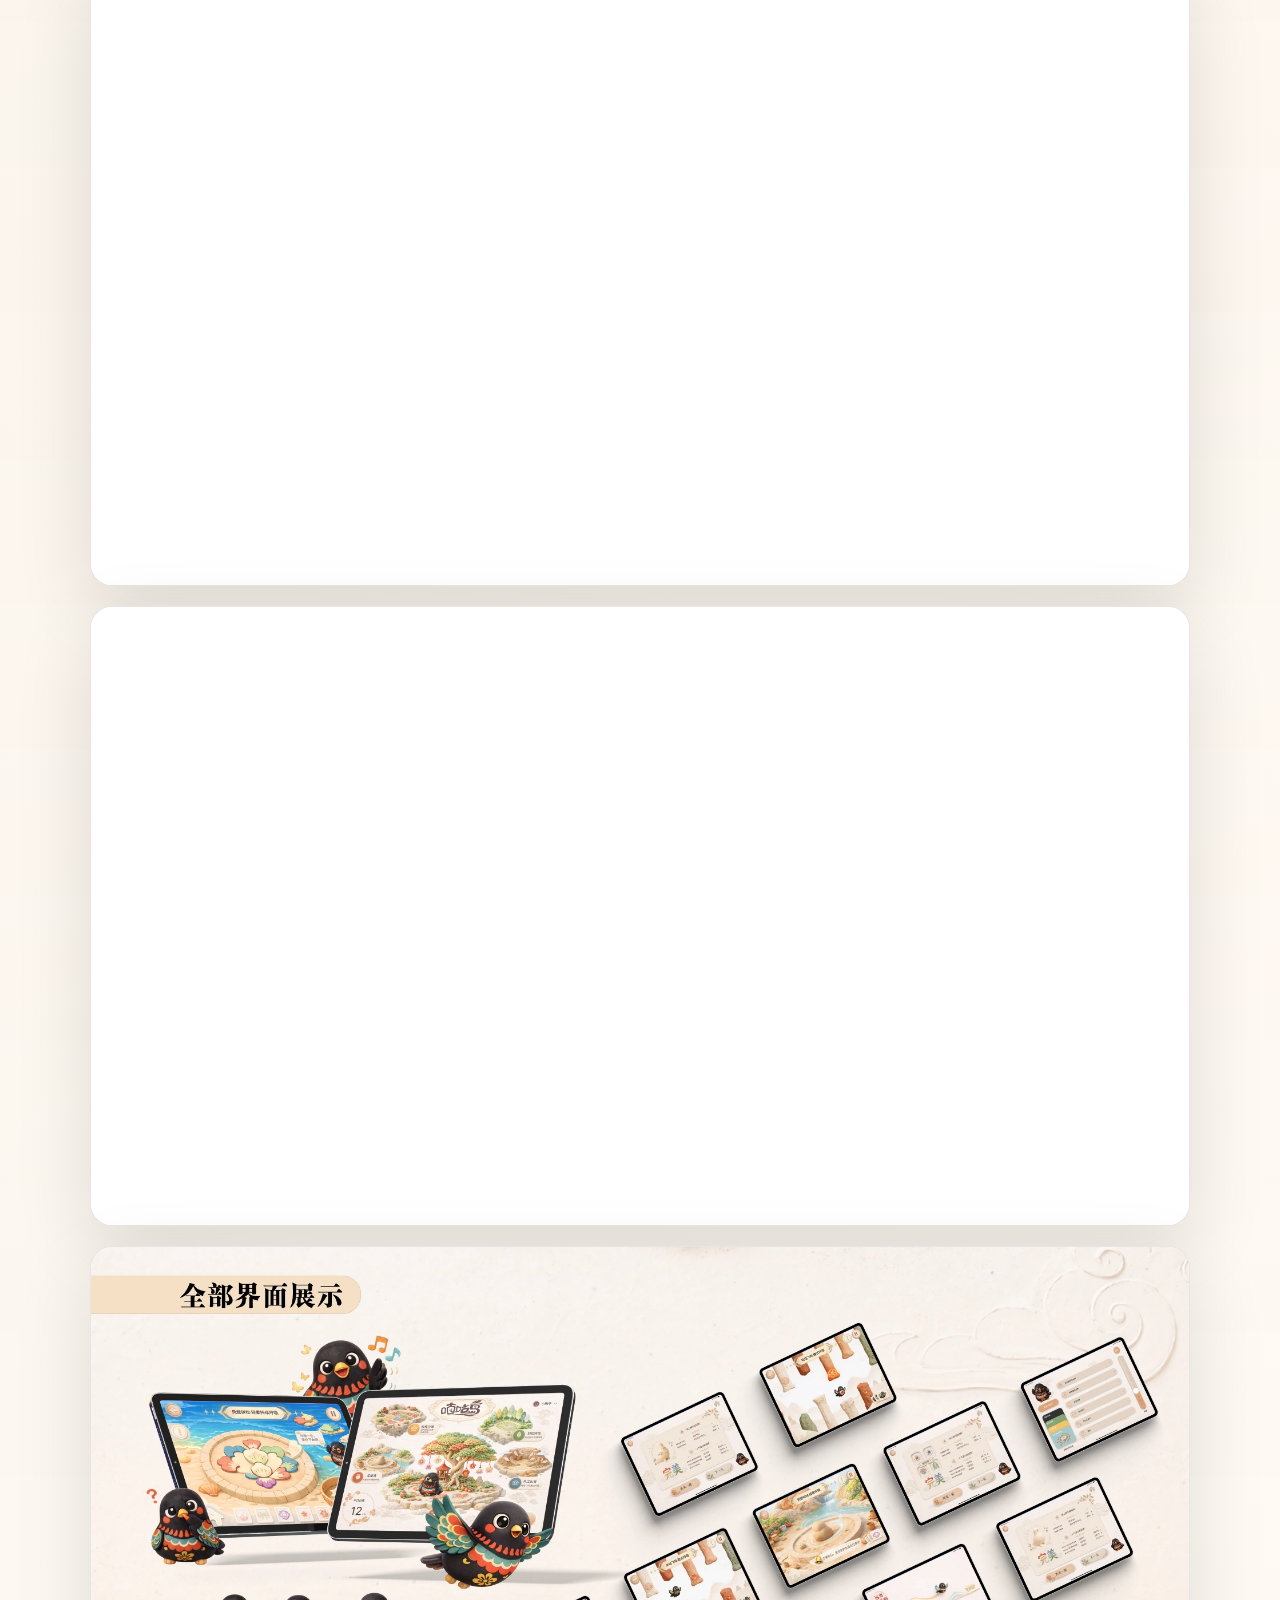
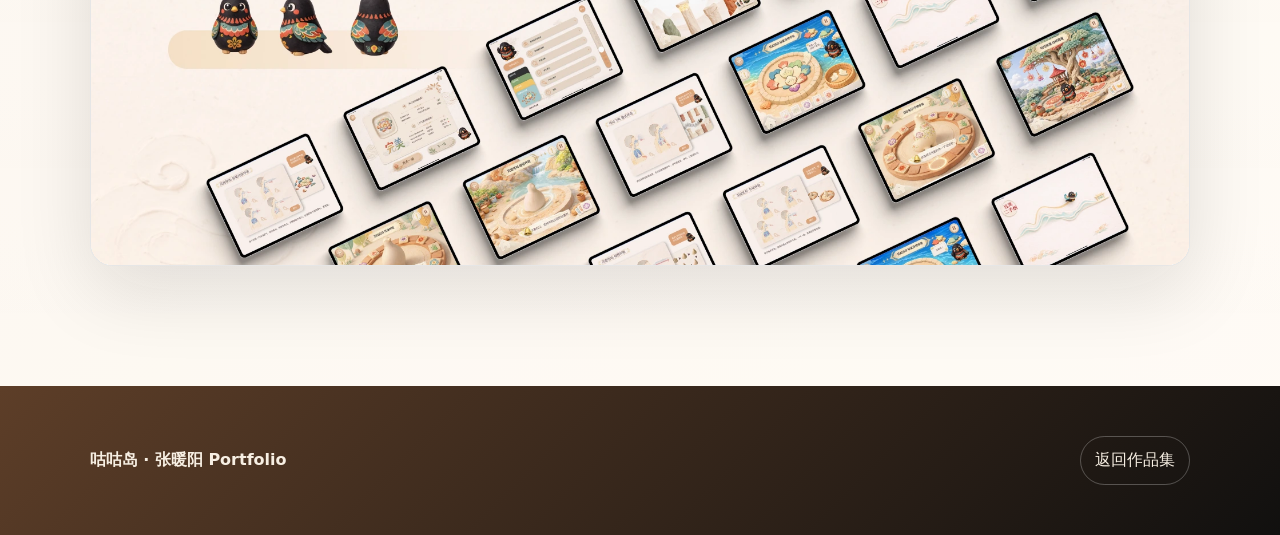
<file: projects/gugu.html>
<!doctype html>
<html lang="zh-CN"><head><meta charset="utf-8"><meta name="viewport" content="width=device-width,initial-scale=1"><title>咕咕岛 | 张暖阳 Portfolio</title><style>:root{--accent:#d78d55;--accent2:#f4d7b8;--dark:#5d3e2b;}
:root{--paper:#fff8ec;--ink:#101010;--line:rgba(16,16,16,.14);--muted:rgba(16,16,16,.62);--accent:#ef3215;--accent2:#7be8d8;--dark:#101010;--ease:cubic-bezier(.19,1,.22,1)}
*{box-sizing:border-box}html{scroll-behavior:smooth;background:var(--paper);font-size:62.5%}body{margin:0;background:radial-gradient(circle at 14% 12%,color-mix(in srgb,var(--accent) 20%,transparent),transparent 26%),radial-gradient(circle at 84% 8%,color-mix(in srgb,var(--accent2) 24%,transparent),transparent 32%),linear-gradient(135deg,#fffdf6,#f7f1e7 52%,#fffaf0);color:var(--ink);font-family:Inter,ui-sans-serif,system-ui,-apple-system,BlinkMacSystemFont,"Segoe UI","PingFang SC","Microsoft YaHei",sans-serif;font-size:1.6rem;line-height:1.65;-webkit-font-smoothing:antialiased}a{color:inherit;text-decoration:none}.grain{position:fixed;inset:-20%;pointer-events:none;opacity:.045;background-image:linear-gradient(0deg,#111 1px,transparent 1px),linear-gradient(90deg,#111 1px,transparent 1px);background-size:4px 4px;z-index:10;mix-blend-mode:multiply}.topbar{position:fixed;left:2.4rem;right:2.4rem;top:2rem;z-index:30;display:flex;justify-content:space-between;gap:1.5rem;align-items:center;padding:1.1rem 1.4rem;border:1px solid rgba(255,255,255,.38);border-radius:999px;background:rgba(255,248,236,.58);backdrop-filter:blur(18px) saturate(1.1);box-shadow:0 20px 60px rgba(16,16,16,.08)}.topbar strong{font-size:1.35rem;text-transform:uppercase;letter-spacing:.04em}.topbar a{display:inline-flex;align-items:center;gap:.8rem;min-height:3.4rem;padding:0 1.2rem;border:1px solid var(--line);border-radius:999px;font-size:1.25rem;font-weight:850;background:rgba(255,255,255,.38);transition:transform .32s var(--ease),background .32s ease}.topbar a:hover{transform:translateY(-2px);background:white}.hero{position:relative;min-height:100vh;display:grid;align-items:end;overflow:hidden;padding:11rem min(7vw,10rem) 8rem}.hero:before{content:"";position:absolute;width:min(72rem,60vw);aspect-ratio:1;border-radius:50%;right:-12vw;top:10vh;background:radial-gradient(circle,color-mix(in srgb,var(--accent) 34%,transparent),transparent 62%);filter:blur(2px);animation:pulse 7s ease-in-out infinite}.hero:after{content:"";position:absolute;inset:0;background:linear-gradient(90deg,transparent,rgba(255,255,255,.38),transparent);transform:translateX(-70%) rotate(-12deg);animation:sweep 7s ease-in-out infinite}.hero-inner{position:relative;z-index:2;display:grid;grid-template-columns:minmax(0,1fr) minmax(30rem,48rem);gap:min(7vw,8rem);align-items:end;max-width:150rem;margin:0 auto;width:100%}.kicker{display:inline-flex;gap:1rem;align-items:center;margin-bottom:1.8rem;color:var(--accent);font-family:Georgia,"Times New Roman",serif;font-style:italic}.kicker:before{content:"";width:5.8rem;height:1px;background:currentColor}.hero h1{margin:0;font-size:clamp(6.4rem,11vw,16rem);font-weight:950;line-height:.78;text-transform:uppercase;letter-spacing:-.06em}.hero h1 em{display:block;color:transparent;-webkit-text-stroke:1.2px var(--dark);font-style:normal}.hero p{max-width:66rem;margin:3rem 0 0;color:var(--muted);font-size:clamp(1.8rem,1.6vw,2.3rem)}.meta-card{position:relative;z-index:2;padding:3rem;border:1px solid var(--line);background:rgba(255,255,255,.52);backdrop-filter:blur(18px);box-shadow:0 30px 90px rgba(16,16,16,.12)}.meta-card h2{margin:0;font-size:2.8rem;line-height:1.05}.meta-list{display:grid;gap:1.3rem;margin-top:2.2rem}.meta-list div{padding-top:1.3rem;border-top:1px solid var(--line)}.meta-list b{display:block;color:var(--accent);font-size:1.2rem;text-transform:uppercase}.tags{display:flex;flex-wrap:wrap;gap:.8rem;margin-top:2rem}.tags span{display:inline-flex;align-items:center;min-height:3.2rem;padding:0 1.1rem;border-radius:999px;border:1px solid color-mix(in srgb,var(--accent) 38%,transparent);background:rgba(255,255,255,.42);font-size:1.2rem;font-weight:850}.scroll-tip{position:absolute;left:min(7vw,10rem);bottom:3rem;color:var(--muted);font-size:1.2rem;font-weight:900;text-transform:uppercase;letter-spacing:.08em}.gallery-wrap{position:relative;padding:7rem min(7vw,10rem) 12rem;background:rgba(255,255,255,.42)}.gallery-head{max-width:150rem;margin:0 auto 3.2rem;display:flex;justify-content:space-between;gap:2rem;align-items:end}.gallery-head h2{margin:0;font-size:clamp(4.6rem,7vw,10rem);line-height:.82;text-transform:uppercase;letter-spacing:-.06em}.gallery-head p{max-width:46rem;margin:0;color:var(--muted)}.gallery{max-width:150rem;margin:0 auto;display:grid;gap:2rem}.gallery.two{grid-template-columns:repeat(2,minmax(0,1fr))}.gallery.one{grid-template-columns:1fr}.page-card{position:relative;overflow:hidden;border:1px solid rgba(16,16,16,.11);border-radius:1.8rem;background:#fff;box-shadow:0 24px 72px rgba(16,16,16,.10);transform:translateY(4rem);opacity:0;transition:opacity .72s ease,transform .92s var(--ease),box-shadow .42s var(--ease)}.page-card.is-visible{opacity:1;transform:translateY(0)}.page-card:hover{box-shadow:0 36px 100px rgba(16,16,16,.18);transform:translateY(-.8rem)}.page-card img{display:block;width:100%;height:auto}.page-card b{position:absolute;left:1.4rem;top:1.4rem;z-index:2;display:grid;place-items:center;min-width:4.6rem;height:3.2rem;padding:0 1rem;border-radius:999px;background:rgba(255,248,236,.82);backdrop-filter:blur(10px);color:var(--dark);font-size:1.2rem;letter-spacing:.08em}.footer{padding:5rem min(7vw,10rem);background:var(--dark);color:var(--paper)}.footer-inner{max-width:150rem;margin:auto;display:flex;align-items:center;justify-content:space-between;gap:2rem}.footer a{border:1px solid rgba(255,255,255,.26);border-radius:999px;padding:1rem 1.4rem}.orb{position:absolute;z-index:1;border-radius:50%;background:var(--accent);opacity:.13;filter:blur(.5px);animation:float 8s ease-in-out infinite}.orb.o1{width:16rem;aspect-ratio:1;left:8%;top:24%}.orb.o2{width:9rem;aspect-ratio:1;right:22%;top:18%;background:var(--accent2);animation-delay:-2s}.orb.o3{width:6rem;aspect-ratio:1;right:36%;bottom:20%;animation-delay:-4s}@keyframes pulse{50%{transform:scale(1.08);opacity:.76}}@keyframes sweep{50%{transform:translateX(70%) rotate(-12deg)}}@keyframes float{50%{transform:translateY(-2rem) translateX(1rem)}}@media(max-width:900px){.hero{padding:10rem 2rem 7rem}.hero-inner{grid-template-columns:1fr}.gallery-wrap{padding:5rem 2rem 9rem}.gallery.two{grid-template-columns:1fr}.gallery-head{display:grid}.topbar{left:1rem;right:1rem}.footer-inner{display:grid}.hero h1{font-size:clamp(5.2rem,18vw,9rem)}}


/* --- detail page refinement --- */
:root{--accent:#d78d55;--accent2:#f4d7b8;--dark:#5d3e28;--paper:#f7efe3;--ink:#11100f;--milk:#fff9ee;}
body{
  background:
    radial-gradient(circle at 14% 10%, color-mix(in srgb,var(--accent) 22%,transparent), transparent 30%),
    radial-gradient(circle at 86% 16%, color-mix(in srgb,var(--accent2) 24%,transparent), transparent 30%),
    linear-gradient(135deg,#fffaf1 0%,#f5eadc 58%,#fff7ec 100%);
}
.topbar{border-color:rgba(17,16,15,.10);background:rgba(255,249,238,.70);box-shadow:0 20px 70px rgba(17,16,15,.10);}
.topbar a{background:rgba(255,255,255,.52);}
.hero-inner,.gallery,.gallery-head,.footer-inner{max-width:148rem;}
.hero h1 em{-webkit-text-stroke:1.1px var(--dark);}
.hero p,.gallery-head p{line-height:1.78;}
.meta-card{border-radius:2.4rem;border-color:rgba(17,16,15,.12);background:rgba(255,249,238,.64);box-shadow:0 30px 90px rgba(17,16,15,.12);}
.tags span{background:rgba(255,255,255,.50);}
.gallery-wrap{background:linear-gradient(180deg,rgba(255,249,238,.68),rgba(255,255,255,.48));}
.page-card{border-radius:2.2rem;border-color:rgba(17,16,15,.10);box-shadow:0 24px 78px rgba(17,16,15,.12);}
.page-card:hover{box-shadow:0 34px 110px rgba(17,16,15,.18);}
.page-card b{background:rgba(255,249,238,.86);}
.footer{background:linear-gradient(135deg,var(--dark),#11100f);}
.footer a{color:var(--paper);}



/* --- 2026-05-15 v4: looser project detail hero titles --- */
.hero h1{
  letter-spacing:-.026em!important;
  line-height:.88!important;
  word-spacing:.055em;
  max-width:112rem;
}
.hero h1 em{
  margin-top:.16em;
  letter-spacing:.035em!important;
  line-height:1.05!important;
}
.gallery-head h2{
  letter-spacing:-.035em!important;
  line-height:.9!important;
}
@media(max-width:900px){
  .hero h1{letter-spacing:-.012em!important;line-height:.94!important;word-spacing:.02em;}
  .hero h1 em{margin-top:.12em;letter-spacing:.02em!important;}
}



/* --- 2026-05-15 v5: detail page title/nav spacing + back-to-top button --- */
.topbar nav{display:flex;align-items:center;justify-content:flex-end;gap:.9rem;flex-wrap:wrap;min-width:0;}
.topbar strong{white-space:nowrap;}
.topbar a{white-space:nowrap;}
.hero-inner{gap:clamp(4rem,7vw,9.6rem)!important;align-items:center!important;}
.hero h1{
  max-width:118rem!important;
  letter-spacing:-.012em!important;
  line-height:.96!important;
  word-spacing:.08em!important;
}
.hero h1 em{
  margin-top:.22em!important;
  letter-spacing:.08em!important;
  line-height:1.12!important;
}
.hero p{line-height:1.9!important;letter-spacing:.018em;}
.meta-card{min-width:0!important;}
.meta-card h2{line-height:1.18!important;letter-spacing:.02em;}
.meta-list{gap:1.65rem!important;}
.meta-list div{padding-top:1.55rem!important;}
.meta-list span{line-height:1.75!important;}
.tags{gap:1rem!important;}
.gallery-head h2{letter-spacing:-.018em!important;line-height:.98!important;}
.gallery-head p{line-height:1.86!important;letter-spacing:.018em;}
@media(max-width:900px){
  .topbar{align-items:flex-start;border-radius:2rem;}
  .topbar nav{justify-content:flex-start;}
  .hero h1{font-size:clamp(4.8rem,15vw,8.6rem)!important;line-height:1!important;letter-spacing:-.005em!important;}
  .hero h1 em{letter-spacing:.045em!important;}
}



/* --- 2026-05-15 v7: put page grid texture behind the real project/UI images --- */
body{position:relative;isolation:isolate;}
.grain{z-index:0!important;opacity:.026!important;mix-blend-mode:normal!important;}
main,.footer,.topbar{position:relative;z-index:2;}
.hero-inner,.gallery-wrap,.gallery,.gallery-head,.page-card,.footer-inner{position:relative;z-index:2;}
.hero:before,.hero:after,.orb{z-index:0;pointer-events:none;}
.page-card img,.ui-detail-card img,.project-video-card video{position:relative;z-index:3;background:#fff;}

.project-video-section{
  position:relative;
  z-index:2;
  padding:7rem min(7vw,10rem) 2rem;
  background:linear-gradient(180deg,rgba(255,255,255,.40),rgba(255,249,238,.62));
}
.project-video-inner{max-width:150rem;margin:0 auto;}
.project-video-head{display:flex;align-items:flex-end;justify-content:space-between;gap:2.4rem;margin-bottom:2.8rem;}
.project-video-head span{display:inline-flex;align-items:center;min-height:3rem;padding:0 1.1rem;border:1px solid rgba(16,16,16,.12);border-radius:999px;color:var(--accent);font-size:1.08rem;font-weight:900;letter-spacing:.14em;text-transform:uppercase;background:rgba(255,255,255,.44);}
.project-video-head h2{margin:.8rem 0 0;font-size:clamp(4rem,6.2vw,8.4rem);line-height:.88;letter-spacing:-.045em;text-transform:uppercase;}
.project-video-head p{max-width:46rem;margin:0;color:var(--muted);line-height:1.82;letter-spacing:.018em;}
.project-video-grid{display:grid;grid-template-columns:repeat(2,minmax(0,1fr));gap:2rem;}
.project-video-grid.single{grid-template-columns:1fr;}
.project-video-card{position:relative;overflow:hidden;margin:0;border:1px solid rgba(16,16,16,.11);border-radius:2.4rem;background:rgba(255,255,255,.72);box-shadow:0 24px 78px rgba(17,16,15,.12);transition:transform .5s var(--ease),box-shadow .42s ease;}
.project-video-card:hover{transform:translateY(-.6rem);box-shadow:0 34px 110px rgba(17,16,15,.18);}
.project-video-card video{display:block;width:100%;aspect-ratio:16/9;object-fit:cover;border-radius:1.8rem 1.8rem 0 0;background:#101010;}
.project-video-card figcaption{display:flex;align-items:center;justify-content:space-between;gap:1.8rem;padding:1.7rem 1.8rem 1.9rem;}
.project-video-card figcaption b{color:var(--dark);font-size:1.72rem;letter-spacing:.02em;}
.project-video-card figcaption span{color:var(--muted);font-size:1.3rem;line-height:1.55;text-align:right;}
@media(max-width:900px){
  .project-video-section{padding:5.2rem 2rem 1.2rem;}
  .project-video-head{display:grid;gap:1.4rem;}
  .project-video-grid{grid-template-columns:1fr;}
  .project-video-card figcaption{display:grid;gap:.6rem;}
  .project-video-card figcaption span{text-align:left;}
}



/* --- 2026-05-15 v17: editorial detail-page hero, no card-heavy header --- */
.detail-hero{
  min-height:100svh!important;
  align-items:center!important;
  padding:clamp(9.6rem,11vh,12rem) min(6.8vw,9.6rem) clamp(5.4rem,7vh,7.4rem)!important;
  isolation:isolate;
}
.detail-hero::before,
.detail-hero::after{
  /* keep original animated atmosphere, only send it behind content */
  z-index:0!important;
}
.detail-hero__inner{
  position:relative;
  z-index:2;
  width:100%;
  max-width:150rem!important;
  margin:0 auto;
  display:grid!important;
  grid-template-columns:minmax(0,1.18fr) minmax(32rem,.82fr)!important;
  gap:clamp(4.8rem,7vw,10rem)!important;
  align-items:center!important;
}
.detail-hero__copy{
  position:relative;
  min-width:0;
  padding-top:clamp(1rem,2vh,2.6rem);
}
.detail-hero__copy::before{
  content:"";
  position:absolute;
  left:0;
  top:-1.2rem;
  width:clamp(10rem,16vw,22rem);
  height:.2rem;
  border-radius:999px;
  background:linear-gradient(90deg,var(--accent),color-mix(in srgb,var(--accent2) 80%,transparent),transparent);
  transform-origin:left center;
  animation:heroLine 5.8s var(--ease) infinite;
}
.detail-hero .kicker{
  margin-bottom:clamp(1.8rem,2.4vh,2.8rem)!important;
  color:color-mix(in srgb,var(--dark) 76%,var(--accent) 24%)!important;
}
.detail-hero h1{
  margin:0!important;
  max-width:94rem!important;
  font-size:clamp(5.6rem,8.8vw,13.6rem)!important;
  line-height:.9!important;
  letter-spacing:-.045em!important;
  word-spacing:.035em!important;
  text-wrap:balance;
}
.detail-hero h1 em{
  display:block;
  margin-top:.14em!important;
  font-size:.42em!important;
  line-height:1.08!important;
  letter-spacing:.18em!important;
  text-transform:none;
  color:var(--dark)!important;
  -webkit-text-stroke:0!important;
  opacity:.88;
}
.detail-hero__intro{
  max-width:74rem!important;
  margin:clamp(2.2rem,3vh,3.4rem) 0 0!important;
  color:rgba(17,16,15,.70)!important;
  font-size:clamp(1.72rem,1.25vw,2.18rem)!important;
  line-height:1.9!important;
  letter-spacing:.02em;
}
.detail-hero__side{
  position:relative;
  min-width:0;
  padding:clamp(2rem,3vw,3.2rem) 0 clamp(2rem,3vw,3.2rem) clamp(2.4rem,3.6vw,4.8rem);
  border-left:1px solid rgba(17,16,15,.16);
}
.detail-hero__side::before{
  content:"";
  position:absolute;
  left:-1px;
  top:clamp(2rem,3vw,3.2rem);
  width:2px;
  height:clamp(5.8rem,11vh,10rem);
  border-radius:999px;
  background:linear-gradient(var(--accent),var(--accent2));
  box-shadow:0 0 2.8rem color-mix(in srgb,var(--accent) 36%,transparent);
  animation:sideGlow 4.8s ease-in-out infinite;
}
.detail-hero__index{
  display:flex;
  align-items:center;
  justify-content:space-between;
  gap:1.6rem;
  margin-bottom:clamp(2rem,3vh,3.2rem);
  color:rgba(17,16,15,.46);
  font-size:1.15rem;
  font-weight:900;
  letter-spacing:.16em;
  text-transform:uppercase;
}
.detail-hero__index b{
  color:var(--dark);
  font-size:clamp(2.8rem,3.8vw,4.8rem);
  line-height:1;
  letter-spacing:-.04em;
}
.detail-hero__label{
  margin:0 0 1.6rem;
  color:var(--accent);
  font-size:1.18rem;
  font-weight:950;
  letter-spacing:.14em;
  text-transform:uppercase;
}
.detail-meta{
  display:grid;
  gap:1.6rem;
  margin:0;
}
.detail-meta div{
  display:grid;
  grid-template-columns:7.8rem minmax(0,1fr);
  gap:1.6rem;
  align-items:start;
  padding:0 0 1.55rem;
  border-bottom:1px solid rgba(17,16,15,.11);
}
.detail-meta dt{
  color:rgba(17,16,15,.42);
  font-size:1.12rem;
  font-weight:950;
  letter-spacing:.13em;
  text-transform:uppercase;
}
.detail-meta dd{
  margin:0;
  color:rgba(17,16,15,.76);
  font-size:1.52rem;
  line-height:1.75;
  font-weight:650;
}
.detail-tags{
  display:flex;
  flex-wrap:wrap;
  gap:.76rem 1.1rem!important;
  margin-top:clamp(2rem,3vh,3rem)!important;
}
.detail-tags span{
  position:relative;
  display:inline-flex!important;
  align-items:center;
  min-height:auto!important;
  padding:0 0 0 1.2rem!important;
  border:0!important;
  border-radius:0!important;
  background:transparent!important;
  color:rgba(17,16,15,.64)!important;
  font-size:1.22rem!important;
  font-weight:900!important;
  letter-spacing:.04em;
}
.detail-tags span::before{
  content:"";
  position:absolute;
  left:0;
  width:.42rem;
  height:.42rem;
  border-radius:50%;
  background:var(--accent);
  box-shadow:0 0 1.2rem color-mix(in srgb,var(--accent) 52%,transparent);
}
.detail-hero .scroll-tip{
  z-index:2;
  left:min(6.8vw,9.6rem)!important;
  bottom:clamp(2.2rem,3.6vh,3.6rem)!important;
  opacity:.78;
}
@keyframes heroLine{
  0%,100%{transform:scaleX(.62);opacity:.48;}
  50%{transform:scaleX(1);opacity:1;}
}
@keyframes sideGlow{
  0%,100%{transform:translateY(0);opacity:.72;}
  50%{transform:translateY(2.2rem);opacity:1;}
}
@media(max-width:1100px){
  .detail-hero{min-height:auto!important;}
  .detail-hero__inner{grid-template-columns:1fr!important;gap:clamp(3.2rem,5vw,5rem)!important;}
  .detail-hero__side{padding:2.8rem 0 0;border-left:0;border-top:1px solid rgba(17,16,15,.14);}
  .detail-hero__side::before{left:0;top:-1px;width:clamp(8rem,28vw,18rem);height:2px;background:linear-gradient(90deg,var(--accent),var(--accent2));animation:heroLine 5.8s var(--ease) infinite;}
  .detail-hero__index{max-width:68rem;}
}
@media(max-width:720px){
  .detail-hero{padding:10rem 2rem 5.6rem!important;}
  .detail-hero h1{font-size:clamp(4.4rem,16vw,7.2rem)!important;letter-spacing:-.025em!important;}
  .detail-hero h1 em{font-size:.5em!important;letter-spacing:.1em!important;}
  .detail-hero__intro{font-size:1.62rem!important;line-height:1.82!important;}
  .detail-meta div{grid-template-columns:1fr;gap:.45rem;padding-bottom:1.35rem;}
  .detail-hero__index{display:grid;gap:.6rem;}
  .detail-hero .scroll-tip{position:relative!important;left:auto!important;bottom:auto!important;margin:3.2rem 0 0 2rem;}
}

</style><link rel="stylesheet" href="../assets/project-readability.css"></head>
<body id="top" class="theme-gugu"><div class="grain"></div><header class="topbar"><strong>张暖阳 / Portfolio</strong><nav><a href="../index.html#projects">← 返回作品集</a><a href="#top" class="back-to-top">回到顶部</a></nav></header>
<main><section class="hero detail-hero" id="top"><span class="orb o1"></span><span class="orb o2"></span><span class="orb o3"></span><div class="hero-inner detail-hero__inner"><div class="detail-hero__copy"><span class="kicker">Kids Health · Breathing Training · Nonheritage</span><h1>GUGU BIRD<em>咕咕岛</em></h1><p class="detail-hero__intro">面向儿童呼吸训练场景，结合“泥咕咕”文化元素建立产品、APP 与训练任务系统。通过岛屿成长、任务激励和可视化反馈，让训练过程更容易被儿童理解并坚持。</p></div><aside class="detail-hero__side" aria-label="Project Overview"><div class="detail-hero__index"><span>Complete Project</span><b>01</b></div><p class="detail-hero__label">Project Overview</p><dl class="detail-meta"><div><dt>Role</dt><dd>产品系统 / 儿童交互 / UI 视觉 / 展示排版</dd></div><div><dt>Display</dt><dd>泥咕咕文化转译、儿童呼吸训练产品、配套 APP 界面、岛屿成长与训练任务系统。</dd></div><div><dt>Format</dt><dd>11 页设计展示 · 单列阅读</dd></div></dl><div class="tags detail-tags"><span>儿童健康</span><span>呼吸训练</span><span>泥咕咕</span><span>成长系统</span><span>岛屿界面</span></div></aside></div><div class="scroll-tip">Scroll / full project</div></section>
<section class="gallery-wrap" id="gallery"><div class="gallery-head"><h2>Project<br>Gallery</h2><p>围绕儿童呼吸训练，依次展示产品系统、交互流程、APP 界面与岛屿成长反馈。</p></div><div class="gallery one"><figure class="page-card"><b>01</b><img src="../assets/projects/gugu/2.webp" alt="咕咕岛 项目展示第 1 页" width="1920" height="1080" loading="lazy" decoding="async" srcset="../assets/projects/gugu/2-960.webp 960w, ../assets/projects/gugu/2.webp 1920w" sizes="(max-width: 980px) calc(100vw - 48px), 86vw"></figure><figure class="page-card"><b>02</b><img src="../assets/projects/gugu/3.webp" alt="咕咕岛 项目展示第 2 页" width="1920" height="1080" loading="lazy" decoding="async" srcset="../assets/projects/gugu/3-960.webp 960w, ../assets/projects/gugu/3.webp 1920w" sizes="(max-width: 980px) calc(100vw - 48px), 86vw"></figure><figure class="page-card"><b>03</b><img src="../assets/projects/gugu/5.webp" alt="咕咕岛 项目展示第 3 页" width="1920" height="1080" loading="lazy" decoding="async" srcset="../assets/projects/gugu/5-960.webp 960w, ../assets/projects/gugu/5.webp 1920w" sizes="(max-width: 980px) calc(100vw - 48px), 86vw"></figure><figure class="page-card"><b>04</b><img src="../assets/projects/gugu/6.webp" alt="咕咕岛 项目展示第 4 页" width="1920" height="1080" loading="lazy" decoding="async" srcset="../assets/projects/gugu/6-960.webp 960w, ../assets/projects/gugu/6.webp 1920w" sizes="(max-width: 980px) calc(100vw - 48px), 86vw"></figure><figure class="page-card"><b>05</b><img src="../assets/projects/gugu/8.webp" alt="咕咕岛 项目展示第 5 页" width="1920" height="1080" loading="lazy" decoding="async" srcset="../assets/projects/gugu/8-960.webp 960w, ../assets/projects/gugu/8.webp 1920w" sizes="(max-width: 980px) calc(100vw - 48px), 86vw"></figure><figure class="page-card"><b>06</b><img src="../assets/projects/gugu/9.webp" alt="咕咕岛 项目展示第 6 页" width="1920" height="1080" loading="lazy" decoding="async" srcset="../assets/projects/gugu/9-960.webp 960w, ../assets/projects/gugu/9.webp 1920w" sizes="(max-width: 980px) calc(100vw - 48px), 86vw"></figure><figure class="page-card"><b>07</b><img src="../assets/projects/gugu/10.webp" alt="咕咕岛 项目展示第 7 页" width="1920" height="1080" loading="lazy" decoding="async" srcset="../assets/projects/gugu/10-960.webp 960w, ../assets/projects/gugu/10.webp 1920w" sizes="(max-width: 980px) calc(100vw - 48px), 86vw"></figure><figure class="page-card"><b>08</b><img src="../assets/projects/gugu/11.webp" alt="咕咕岛 项目展示第 8 页" width="1920" height="1080" loading="lazy" decoding="async" srcset="../assets/projects/gugu/11-960.webp 960w, ../assets/projects/gugu/11.webp 1920w" sizes="(max-width: 980px) calc(100vw - 48px), 86vw"></figure><figure class="page-card"><b>09</b><img src="../assets/projects/gugu/12.webp" alt="咕咕岛 项目展示第 9 页" width="1920" height="1080" loading="lazy" decoding="async" srcset="../assets/projects/gugu/12-960.webp 960w, ../assets/projects/gugu/12.webp 1920w" sizes="(max-width: 980px) calc(100vw - 48px), 86vw"></figure><figure class="page-card"><b>10</b><img src="../assets/projects/gugu/13.webp" alt="咕咕岛 项目展示第 10 页" width="1920" height="1080" loading="lazy" decoding="async" srcset="../assets/projects/gugu/13-960.webp 960w, ../assets/projects/gugu/13.webp 1920w" sizes="(max-width: 980px) calc(100vw - 48px), 86vw"></figure><figure class="page-card"><b>11</b><img src="../assets/projects/gugu/14.webp" alt="咕咕岛 项目展示第 11 页" width="1920" height="1080" loading="lazy" decoding="async" srcset="../assets/projects/gugu/14-960.webp 960w, ../assets/projects/gugu/14.webp 1920w" sizes="(max-width: 980px) calc(100vw - 48px), 86vw"></figure></div></section></main>
<footer class="footer"><div class="footer-inner"><strong>咕咕岛 · 张暖阳 Portfolio</strong><a href="../index.html#projects">返回作品集</a></div></footer>
<script>
const io=new IntersectionObserver((entries)=>{entries.forEach(e=>{if(e.isIntersecting){e.target.classList.add('is-visible');io.unobserve(e.target)}})},{threshold:.12});
document.querySelectorAll('.page-card').forEach(el=>io.observe(el));
window.addEventListener('pointermove',e=>{document.documentElement.style.setProperty('--mx',e.clientX/window.innerWidth);document.documentElement.style.setProperty('--my',e.clientY/window.innerHeight);});
</script>
</body></html>
</file>
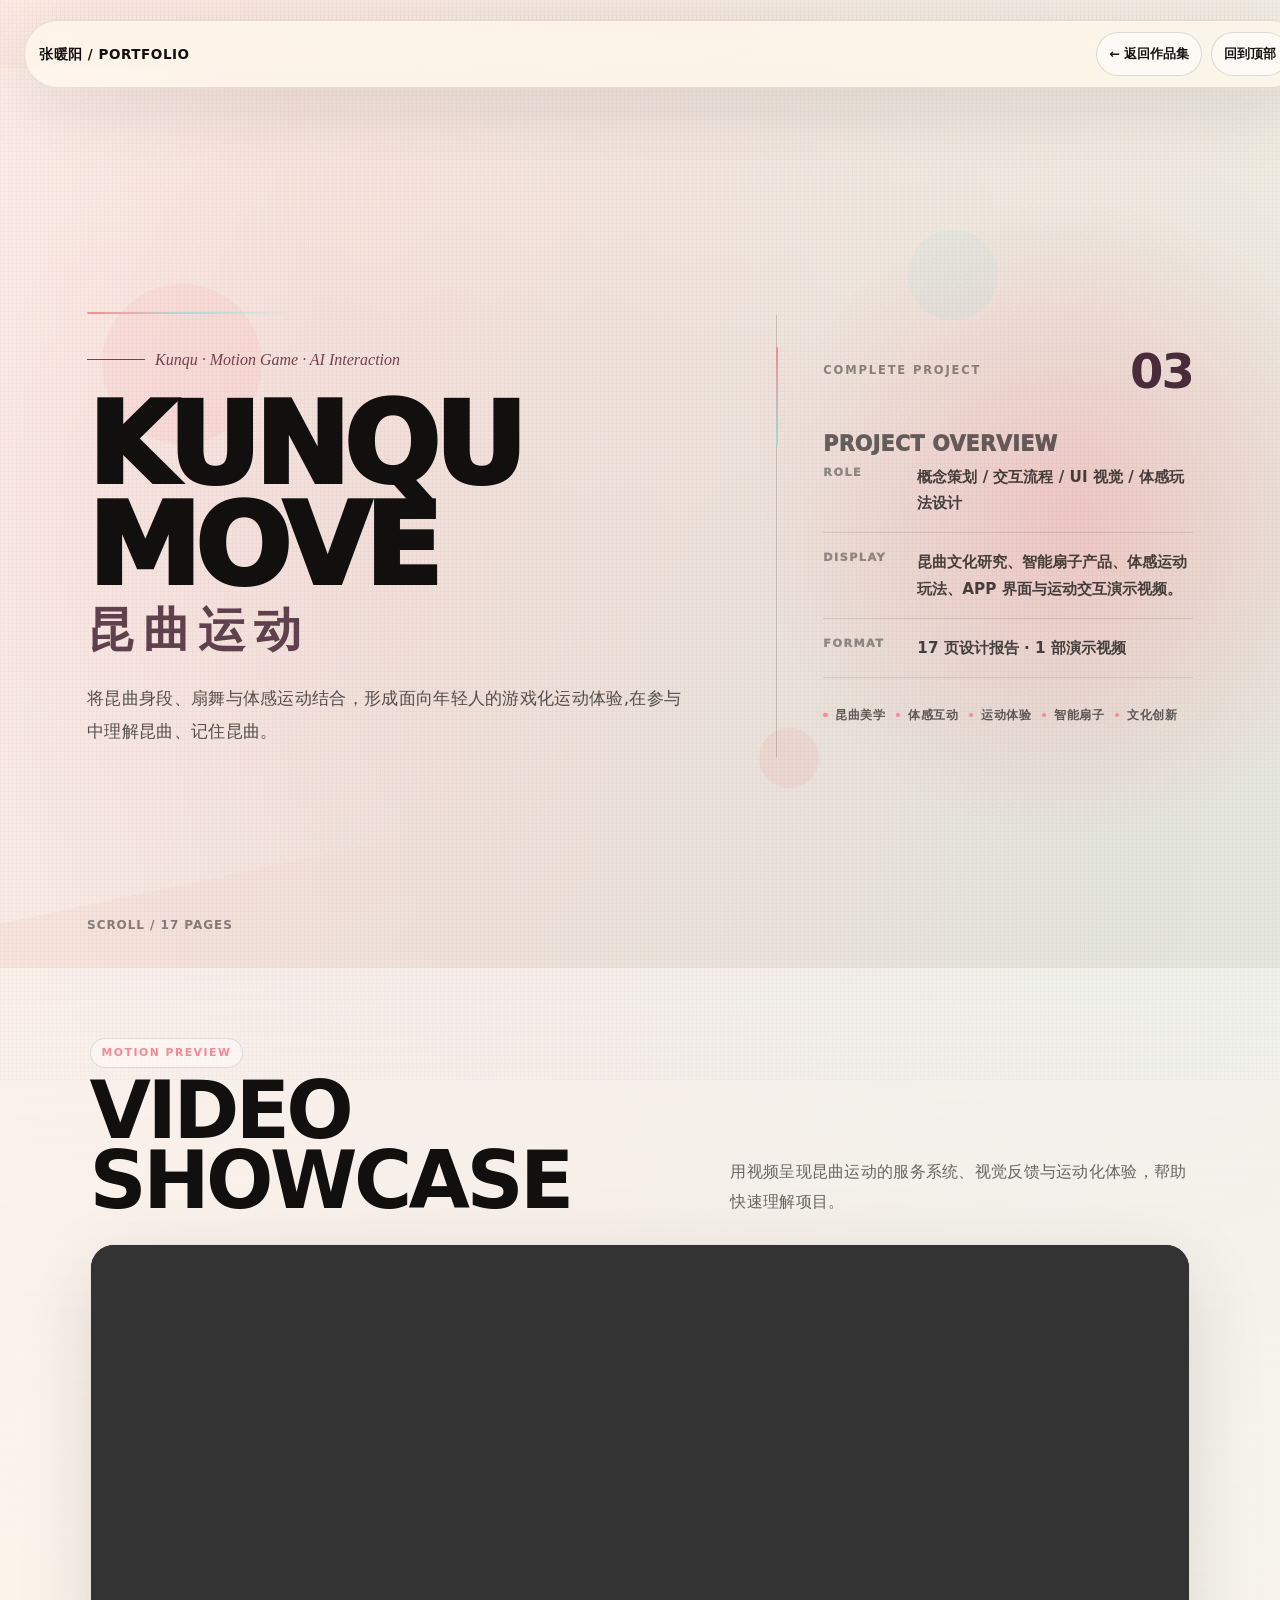
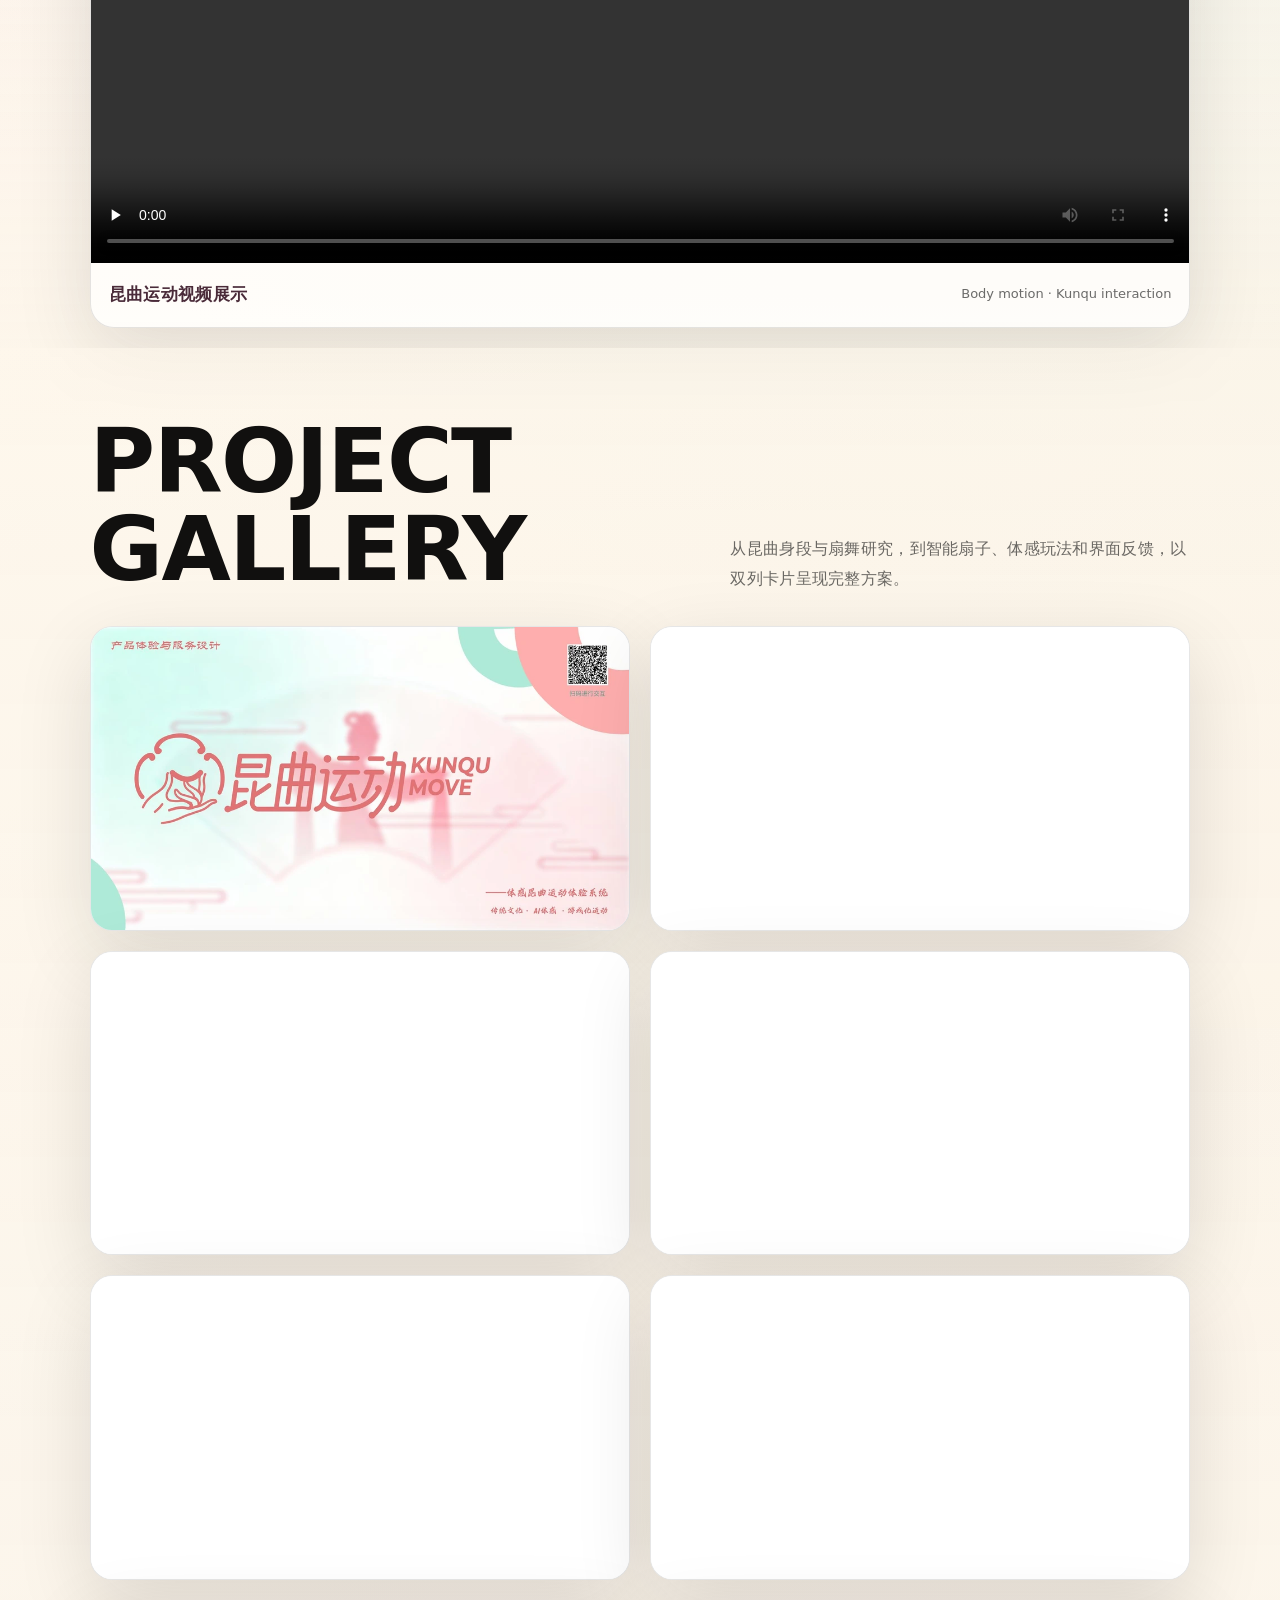
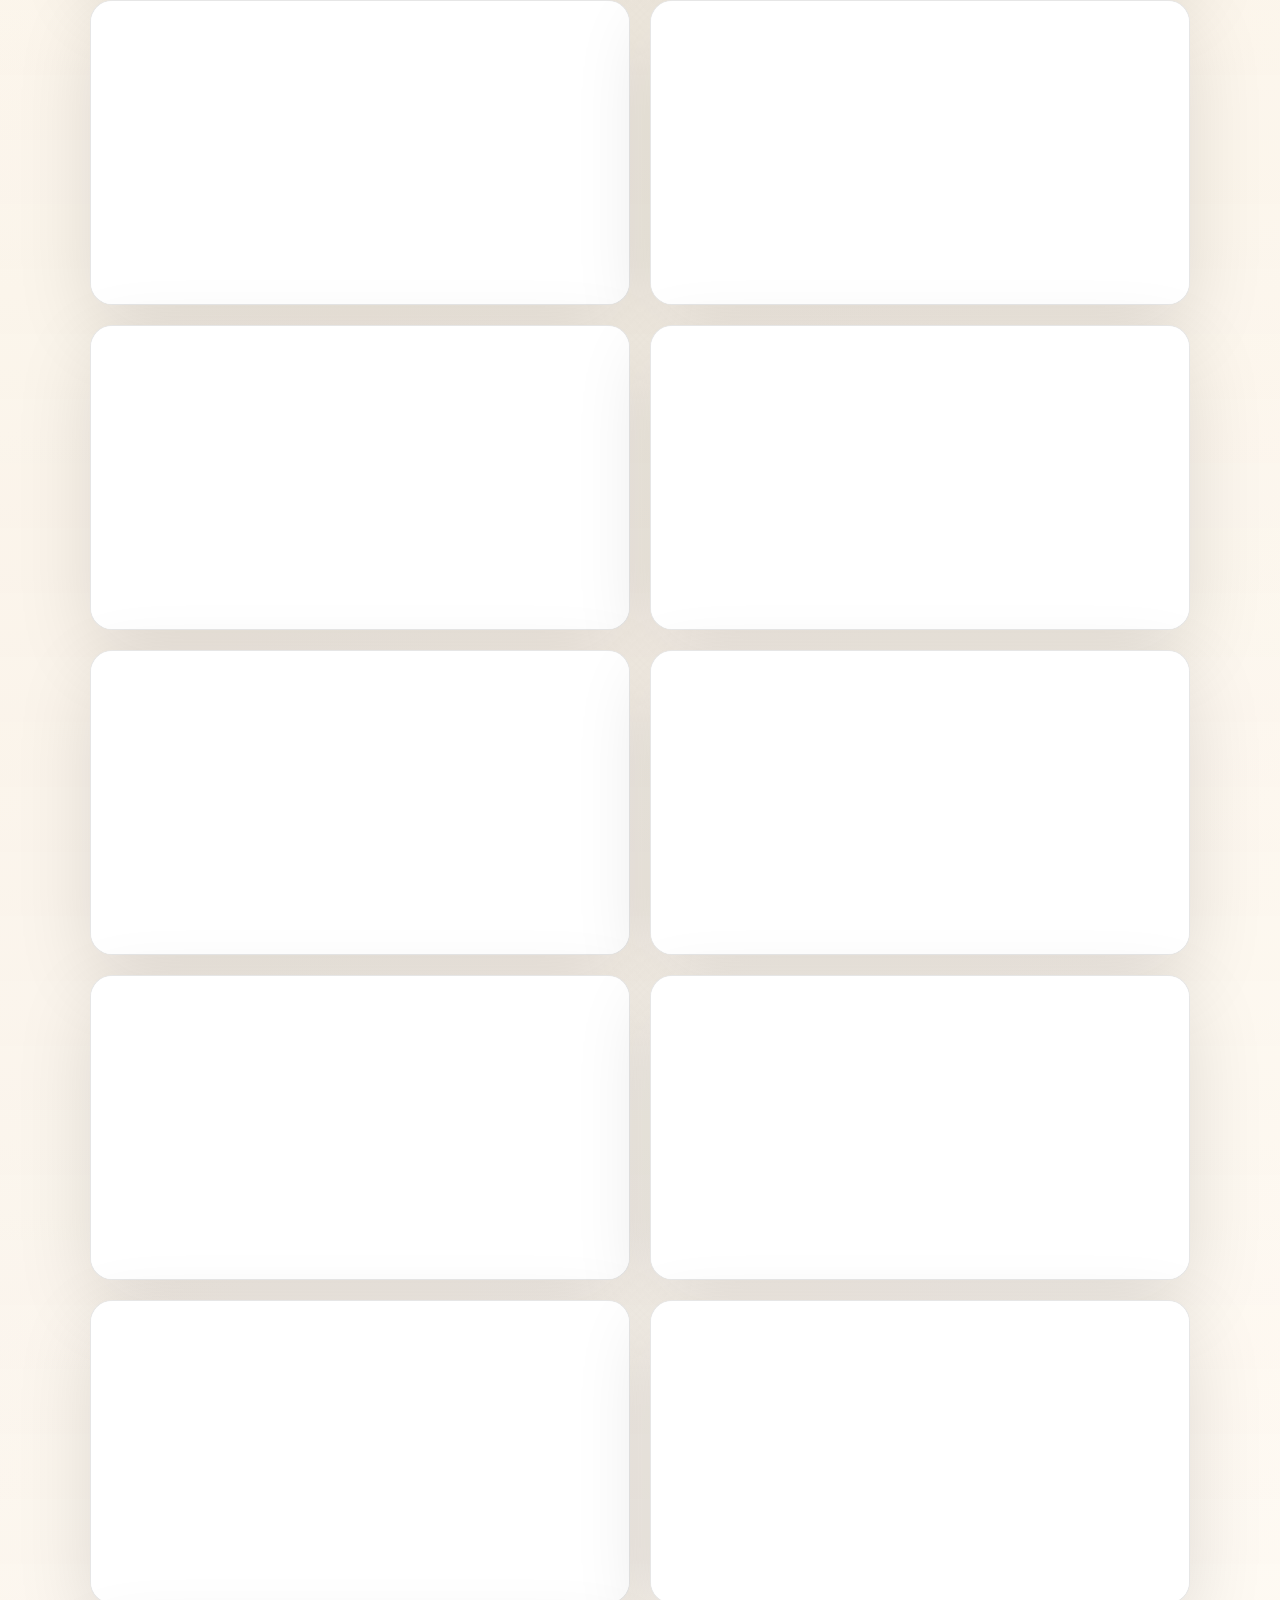
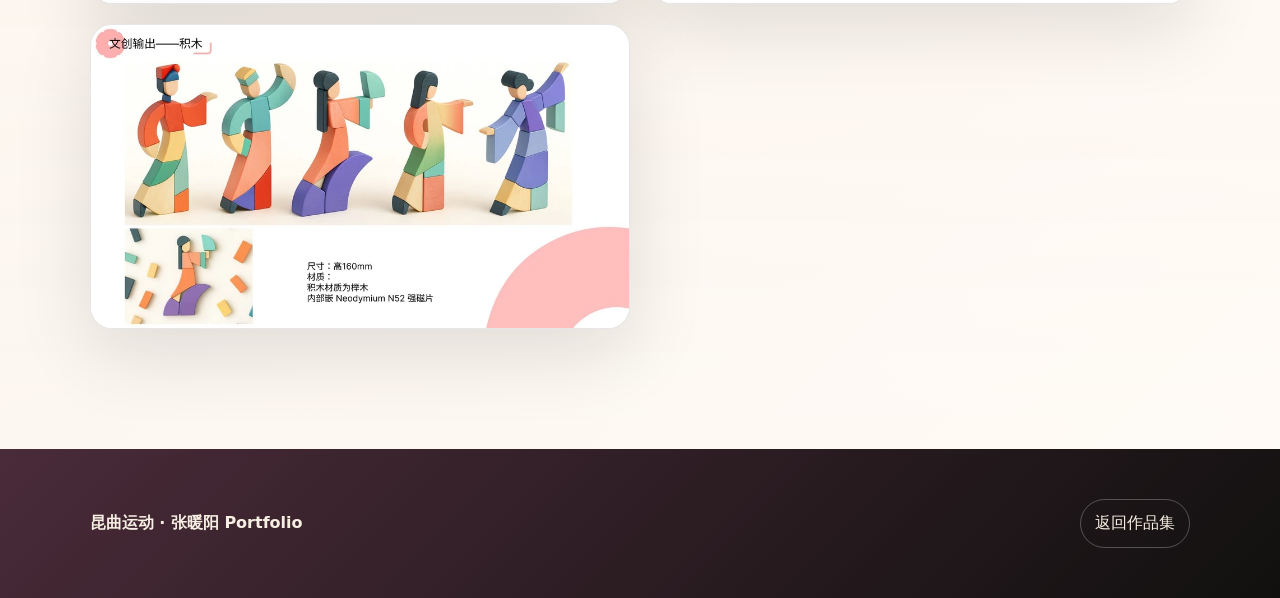
<file: projects/kunqu.html>
<!doctype html>
<html lang="zh-CN"><head><meta charset="utf-8"><meta name="viewport" content="width=device-width,initial-scale=1"><title>昆曲运动 | 张暖阳 Portfolio</title><style>:root{--accent:#f48a94;--accent2:#9bded5;--dark:#4b3041;}
:root{--paper:#fff8ec;--ink:#101010;--line:rgba(16,16,16,.14);--muted:rgba(16,16,16,.62);--accent:#ef3215;--accent2:#7be8d8;--dark:#101010;--ease:cubic-bezier(.19,1,.22,1)}
*{box-sizing:border-box}html{scroll-behavior:smooth;background:var(--paper);font-size:62.5%}body{margin:0;background:radial-gradient(circle at 14% 12%,color-mix(in srgb,var(--accent) 20%,transparent),transparent 26%),radial-gradient(circle at 84% 8%,color-mix(in srgb,var(--accent2) 24%,transparent),transparent 32%),linear-gradient(135deg,#fffdf6,#f7f1e7 52%,#fffaf0);color:var(--ink);font-family:Inter,ui-sans-serif,system-ui,-apple-system,BlinkMacSystemFont,"Segoe UI","PingFang SC","Microsoft YaHei",sans-serif;font-size:1.6rem;line-height:1.65;-webkit-font-smoothing:antialiased}a{color:inherit;text-decoration:none}.grain{position:fixed;inset:-20%;pointer-events:none;opacity:.045;background-image:linear-gradient(0deg,#111 1px,transparent 1px),linear-gradient(90deg,#111 1px,transparent 1px);background-size:4px 4px;z-index:10;mix-blend-mode:multiply}.topbar{position:fixed;left:2.4rem;right:2.4rem;top:2rem;z-index:30;display:flex;justify-content:space-between;gap:1.5rem;align-items:center;padding:1.1rem 1.4rem;border:1px solid rgba(255,255,255,.38);border-radius:999px;background:rgba(255,248,236,.58);backdrop-filter:blur(18px) saturate(1.1);box-shadow:0 20px 60px rgba(16,16,16,.08)}.topbar strong{font-size:1.35rem;text-transform:uppercase;letter-spacing:.04em}.topbar a{display:inline-flex;align-items:center;gap:.8rem;min-height:3.4rem;padding:0 1.2rem;border:1px solid var(--line);border-radius:999px;font-size:1.25rem;font-weight:850;background:rgba(255,255,255,.38);transition:transform .32s var(--ease),background .32s ease}.topbar a:hover{transform:translateY(-2px);background:white}.hero{position:relative;min-height:100vh;display:grid;align-items:end;overflow:hidden;padding:11rem min(7vw,10rem) 8rem}.hero:before{content:"";position:absolute;width:min(72rem,60vw);aspect-ratio:1;border-radius:50%;right:-12vw;top:10vh;background:radial-gradient(circle,color-mix(in srgb,var(--accent) 34%,transparent),transparent 62%);filter:blur(2px);animation:pulse 7s ease-in-out infinite}.hero:after{content:"";position:absolute;inset:0;background:linear-gradient(90deg,transparent,rgba(255,255,255,.38),transparent);transform:translateX(-70%) rotate(-12deg);animation:sweep 7s ease-in-out infinite}.hero-inner{position:relative;z-index:2;display:grid;grid-template-columns:minmax(0,1fr) minmax(30rem,48rem);gap:min(7vw,8rem);align-items:end;max-width:150rem;margin:0 auto;width:100%}.kicker{display:inline-flex;gap:1rem;align-items:center;margin-bottom:1.8rem;color:var(--accent);font-family:Georgia,"Times New Roman",serif;font-style:italic}.kicker:before{content:"";width:5.8rem;height:1px;background:currentColor}.hero h1{margin:0;font-size:clamp(6.4rem,11vw,16rem);font-weight:950;line-height:.78;text-transform:uppercase;letter-spacing:-.06em}.hero h1 em{display:block;color:transparent;-webkit-text-stroke:1.2px var(--dark);font-style:normal}.hero p{max-width:66rem;margin:3rem 0 0;color:var(--muted);font-size:clamp(1.8rem,1.6vw,2.3rem)}.meta-card{position:relative;z-index:2;padding:3rem;border:1px solid var(--line);background:rgba(255,255,255,.52);backdrop-filter:blur(18px);box-shadow:0 30px 90px rgba(16,16,16,.12)}.meta-card h2{margin:0;font-size:2.8rem;line-height:1.05}.meta-list{display:grid;gap:1.3rem;margin-top:2.2rem}.meta-list div{padding-top:1.3rem;border-top:1px solid var(--line)}.meta-list b{display:block;color:var(--accent);font-size:1.2rem;text-transform:uppercase}.tags{display:flex;flex-wrap:wrap;gap:.8rem;margin-top:2rem}.tags span{display:inline-flex;align-items:center;min-height:3.2rem;padding:0 1.1rem;border-radius:999px;border:1px solid color-mix(in srgb,var(--accent) 38%,transparent);background:rgba(255,255,255,.42);font-size:1.2rem;font-weight:850}.scroll-tip{position:absolute;left:min(7vw,10rem);bottom:3rem;color:var(--muted);font-size:1.2rem;font-weight:900;text-transform:uppercase;letter-spacing:.08em}.gallery-wrap{position:relative;padding:7rem min(7vw,10rem) 12rem;background:rgba(255,255,255,.42)}.gallery-head{max-width:150rem;margin:0 auto 3.2rem;display:flex;justify-content:space-between;gap:2rem;align-items:end}.gallery-head h2{margin:0;font-size:clamp(4.6rem,7vw,10rem);line-height:.82;text-transform:uppercase;letter-spacing:-.06em}.gallery-head p{max-width:46rem;margin:0;color:var(--muted)}.gallery{max-width:150rem;margin:0 auto;display:grid;gap:2rem}.gallery.two{grid-template-columns:repeat(2,minmax(0,1fr))}.gallery.one{grid-template-columns:1fr}.page-card{position:relative;overflow:hidden;border:1px solid rgba(16,16,16,.11);border-radius:1.8rem;background:#fff;box-shadow:0 24px 72px rgba(16,16,16,.10);transform:translateY(4rem);opacity:0;transition:opacity .72s ease,transform .92s var(--ease),box-shadow .42s var(--ease)}.page-card.is-visible{opacity:1;transform:translateY(0)}.page-card:hover{box-shadow:0 36px 100px rgba(16,16,16,.18);transform:translateY(-.8rem)}.page-card img{display:block;width:100%;height:auto}.page-card b{position:absolute;left:1.4rem;top:1.4rem;z-index:2;display:grid;place-items:center;min-width:4.6rem;height:3.2rem;padding:0 1rem;border-radius:999px;background:rgba(255,248,236,.82);backdrop-filter:blur(10px);color:var(--dark);font-size:1.2rem;letter-spacing:.08em}.footer{padding:5rem min(7vw,10rem);background:var(--dark);color:var(--paper)}.footer-inner{max-width:150rem;margin:auto;display:flex;align-items:center;justify-content:space-between;gap:2rem}.footer a{border:1px solid rgba(255,255,255,.26);border-radius:999px;padding:1rem 1.4rem}.orb{position:absolute;z-index:1;border-radius:50%;background:var(--accent);opacity:.13;filter:blur(.5px);animation:float 8s ease-in-out infinite}.orb.o1{width:16rem;aspect-ratio:1;left:8%;top:24%}.orb.o2{width:9rem;aspect-ratio:1;right:22%;top:18%;background:var(--accent2);animation-delay:-2s}.orb.o3{width:6rem;aspect-ratio:1;right:36%;bottom:20%;animation-delay:-4s}@keyframes pulse{50%{transform:scale(1.08);opacity:.76}}@keyframes sweep{50%{transform:translateX(70%) rotate(-12deg)}}@keyframes float{50%{transform:translateY(-2rem) translateX(1rem)}}@media(max-width:900px){.hero{padding:10rem 2rem 7rem}.hero-inner{grid-template-columns:1fr}.gallery-wrap{padding:5rem 2rem 9rem}.gallery.two{grid-template-columns:1fr}.gallery-head{display:grid}.topbar{left:1rem;right:1rem}.footer-inner{display:grid}.hero h1{font-size:clamp(5.2rem,18vw,9rem)}}


/* --- detail page refinement --- */
:root{--accent:#f48a94;--accent2:#9bded5;--dark:#4a2b39;--paper:#f7efe3;--ink:#11100f;--milk:#fff9ee;}
body{
  background:
    radial-gradient(circle at 14% 10%, color-mix(in srgb,var(--accent) 22%,transparent), transparent 30%),
    radial-gradient(circle at 86% 16%, color-mix(in srgb,var(--accent2) 24%,transparent), transparent 30%),
    linear-gradient(135deg,#fffaf1 0%,#f5eadc 58%,#fff7ec 100%);
}
.topbar{border-color:rgba(17,16,15,.10);background:rgba(255,249,238,.70);box-shadow:0 20px 70px rgba(17,16,15,.10);}
.topbar a{background:rgba(255,255,255,.52);}
.hero-inner,.gallery,.gallery-head,.footer-inner{max-width:148rem;}
.hero h1 em{-webkit-text-stroke:1.1px var(--dark);}
.hero p,.gallery-head p{line-height:1.78;}
.meta-card{border-radius:2.4rem;border-color:rgba(17,16,15,.12);background:rgba(255,249,238,.64);box-shadow:0 30px 90px rgba(17,16,15,.12);}
.tags span{background:rgba(255,255,255,.50);}
.gallery-wrap{background:linear-gradient(180deg,rgba(255,249,238,.68),rgba(255,255,255,.48));}
.page-card{border-radius:2.2rem;border-color:rgba(17,16,15,.10);box-shadow:0 24px 78px rgba(17,16,15,.12);}
.page-card:hover{box-shadow:0 34px 110px rgba(17,16,15,.18);}
.page-card b{background:rgba(255,249,238,.86);}
.footer{background:linear-gradient(135deg,var(--dark),#11100f);}
.footer a{color:var(--paper);}



/* --- 2026-05-15 v4: looser project detail hero titles --- */
.hero h1{
  letter-spacing:-.026em!important;
  line-height:.88!important;
  word-spacing:.055em;
  max-width:112rem;
}
.hero h1 em{
  margin-top:.16em;
  letter-spacing:.035em!important;
  line-height:1.05!important;
}
.gallery-head h2{
  letter-spacing:-.035em!important;
  line-height:.9!important;
}
@media(max-width:900px){
  .hero h1{letter-spacing:-.012em!important;line-height:.94!important;word-spacing:.02em;}
  .hero h1 em{margin-top:.12em;letter-spacing:.02em!important;}
}



/* --- 2026-05-15 v5: detail page title/nav spacing + back-to-top button --- */
.topbar nav{display:flex;align-items:center;justify-content:flex-end;gap:.9rem;flex-wrap:wrap;min-width:0;}
.topbar strong{white-space:nowrap;}
.topbar a{white-space:nowrap;}
.hero-inner{gap:clamp(4rem,7vw,9.6rem)!important;align-items:center!important;}
.hero h1{
  max-width:118rem!important;
  letter-spacing:-.012em!important;
  line-height:.96!important;
  word-spacing:.08em!important;
}
.hero h1 em{
  margin-top:.22em!important;
  letter-spacing:.08em!important;
  line-height:1.12!important;
}
.hero p{line-height:1.9!important;letter-spacing:.018em;}
.meta-card{min-width:0!important;}
.meta-card h2{line-height:1.18!important;letter-spacing:.02em;}
.meta-list{gap:1.65rem!important;}
.meta-list div{padding-top:1.55rem!important;}
.meta-list span{line-height:1.75!important;}
.tags{gap:1rem!important;}
.gallery-head h2{letter-spacing:-.018em!important;line-height:.98!important;}
.gallery-head p{line-height:1.86!important;letter-spacing:.018em;}
@media(max-width:900px){
  .topbar{align-items:flex-start;border-radius:2rem;}
  .topbar nav{justify-content:flex-start;}
  .hero h1{font-size:clamp(4.8rem,15vw,8.6rem)!important;line-height:1!important;letter-spacing:-.005em!important;}
  .hero h1 em{letter-spacing:.045em!important;}
}



/* --- 2026-05-15 v7: put page grid texture behind the real project/UI images --- */
body{position:relative;isolation:isolate;}
.grain{z-index:0!important;opacity:.026!important;mix-blend-mode:normal!important;}
main,.footer,.topbar{position:relative;z-index:2;}
.hero-inner,.gallery-wrap,.gallery,.gallery-head,.page-card,.footer-inner{position:relative;z-index:2;}
.hero:before,.hero:after,.orb{z-index:0;pointer-events:none;}
.page-card img,.ui-detail-card img,.project-video-card video{position:relative;z-index:3;background:#fff;}

.project-video-section{
  position:relative;
  z-index:2;
  padding:7rem min(7vw,10rem) 2rem;
  background:linear-gradient(180deg,rgba(255,255,255,.40),rgba(255,249,238,.62));
}
.project-video-inner{max-width:150rem;margin:0 auto;}
.project-video-head{display:flex;align-items:flex-end;justify-content:space-between;gap:2.4rem;margin-bottom:2.8rem;}
.project-video-head span{display:inline-flex;align-items:center;min-height:3rem;padding:0 1.1rem;border:1px solid rgba(16,16,16,.12);border-radius:999px;color:var(--accent);font-size:1.08rem;font-weight:900;letter-spacing:.14em;text-transform:uppercase;background:rgba(255,255,255,.44);}
.project-video-head h2{margin:.8rem 0 0;font-size:clamp(4rem,6.2vw,8.4rem);line-height:.88;letter-spacing:-.045em;text-transform:uppercase;}
.project-video-head p{max-width:46rem;margin:0;color:var(--muted);line-height:1.82;letter-spacing:.018em;}
.project-video-grid{display:grid;grid-template-columns:repeat(2,minmax(0,1fr));gap:2rem;}
.project-video-grid.single{grid-template-columns:1fr;}
.project-video-card{position:relative;overflow:hidden;margin:0;border:1px solid rgba(16,16,16,.11);border-radius:2.4rem;background:rgba(255,255,255,.72);box-shadow:0 24px 78px rgba(17,16,15,.12);transition:transform .5s var(--ease),box-shadow .42s ease;}
.project-video-card:hover{transform:translateY(-.6rem);box-shadow:0 34px 110px rgba(17,16,15,.18);}
.project-video-card video{display:block;width:100%;aspect-ratio:16/9;object-fit:cover;border-radius:1.8rem 1.8rem 0 0;background:#101010;}
.project-video-card figcaption{display:flex;align-items:center;justify-content:space-between;gap:1.8rem;padding:1.7rem 1.8rem 1.9rem;}
.project-video-card figcaption b{color:var(--dark);font-size:1.72rem;letter-spacing:.02em;}
.project-video-card figcaption span{color:var(--muted);font-size:1.3rem;line-height:1.55;text-align:right;}
@media(max-width:900px){
  .project-video-section{padding:5.2rem 2rem 1.2rem;}
  .project-video-head{display:grid;gap:1.4rem;}
  .project-video-grid{grid-template-columns:1fr;}
  .project-video-card figcaption{display:grid;gap:.6rem;}
  .project-video-card figcaption span{text-align:left;}
}



/* --- 2026-05-15 v17: editorial detail-page hero, no card-heavy header --- */
.detail-hero{
  min-height:100svh!important;
  align-items:center!important;
  padding:clamp(9.6rem,11vh,12rem) min(6.8vw,9.6rem) clamp(5.4rem,7vh,7.4rem)!important;
  isolation:isolate;
}
.detail-hero::before,
.detail-hero::after{
  /* keep original animated atmosphere, only send it behind content */
  z-index:0!important;
}
.detail-hero__inner{
  position:relative;
  z-index:2;
  width:100%;
  max-width:150rem!important;
  margin:0 auto;
  display:grid!important;
  grid-template-columns:minmax(0,1.18fr) minmax(32rem,.82fr)!important;
  gap:clamp(4.8rem,7vw,10rem)!important;
  align-items:center!important;
}
.detail-hero__copy{
  position:relative;
  min-width:0;
  padding-top:clamp(1rem,2vh,2.6rem);
}
.detail-hero__copy::before{
  content:"";
  position:absolute;
  left:0;
  top:-1.2rem;
  width:clamp(10rem,16vw,22rem);
  height:.2rem;
  border-radius:999px;
  background:linear-gradient(90deg,var(--accent),color-mix(in srgb,var(--accent2) 80%,transparent),transparent);
  transform-origin:left center;
  animation:heroLine 5.8s var(--ease) infinite;
}
.detail-hero .kicker{
  margin-bottom:clamp(1.8rem,2.4vh,2.8rem)!important;
  color:color-mix(in srgb,var(--dark) 76%,var(--accent) 24%)!important;
}
.detail-hero h1{
  margin:0!important;
  max-width:94rem!important;
  font-size:clamp(5.6rem,8.8vw,13.6rem)!important;
  line-height:.9!important;
  letter-spacing:-.045em!important;
  word-spacing:.035em!important;
  text-wrap:balance;
}
.detail-hero h1 em{
  display:block;
  margin-top:.14em!important;
  font-size:.42em!important;
  line-height:1.08!important;
  letter-spacing:.18em!important;
  text-transform:none;
  color:var(--dark)!important;
  -webkit-text-stroke:0!important;
  opacity:.88;
}
.detail-hero__intro{
  max-width:74rem!important;
  margin:clamp(2.2rem,3vh,3.4rem) 0 0!important;
  color:rgba(17,16,15,.70)!important;
  font-size:clamp(1.72rem,1.25vw,2.18rem)!important;
  line-height:1.9!important;
  letter-spacing:.02em;
}
.detail-hero__side{
  position:relative;
  min-width:0;
  padding:clamp(2rem,3vw,3.2rem) 0 clamp(2rem,3vw,3.2rem) clamp(2.4rem,3.6vw,4.8rem);
  border-left:1px solid rgba(17,16,15,.16);
}
.detail-hero__side::before{
  content:"";
  position:absolute;
  left:-1px;
  top:clamp(2rem,3vw,3.2rem);
  width:2px;
  height:clamp(5.8rem,11vh,10rem);
  border-radius:999px;
  background:linear-gradient(var(--accent),var(--accent2));
  box-shadow:0 0 2.8rem color-mix(in srgb,var(--accent) 36%,transparent);
  animation:sideGlow 4.8s ease-in-out infinite;
}
.detail-hero__index{
  display:flex;
  align-items:center;
  justify-content:space-between;
  gap:1.6rem;
  margin-bottom:clamp(2rem,3vh,3.2rem);
  color:rgba(17,16,15,.46);
  font-size:1.15rem;
  font-weight:900;
  letter-spacing:.16em;
  text-transform:uppercase;
}
.detail-hero__index b{
  color:var(--dark);
  font-size:clamp(2.8rem,3.8vw,4.8rem);
  line-height:1;
  letter-spacing:-.04em;
}
.detail-hero__label{
  margin:0 0 1.6rem;
  color:var(--accent);
  font-size:1.18rem;
  font-weight:950;
  letter-spacing:.14em;
  text-transform:uppercase;
}
.detail-meta{
  display:grid;
  gap:1.6rem;
  margin:0;
}
.detail-meta div{
  display:grid;
  grid-template-columns:7.8rem minmax(0,1fr);
  gap:1.6rem;
  align-items:start;
  padding:0 0 1.55rem;
  border-bottom:1px solid rgba(17,16,15,.11);
}
.detail-meta dt{
  color:rgba(17,16,15,.42);
  font-size:1.12rem;
  font-weight:950;
  letter-spacing:.13em;
  text-transform:uppercase;
}
.detail-meta dd{
  margin:0;
  color:rgba(17,16,15,.76);
  font-size:1.52rem;
  line-height:1.75;
  font-weight:650;
}
.detail-tags{
  display:flex;
  flex-wrap:wrap;
  gap:.76rem 1.1rem!important;
  margin-top:clamp(2rem,3vh,3rem)!important;
}
.detail-tags span{
  position:relative;
  display:inline-flex!important;
  align-items:center;
  min-height:auto!important;
  padding:0 0 0 1.2rem!important;
  border:0!important;
  border-radius:0!important;
  background:transparent!important;
  color:rgba(17,16,15,.64)!important;
  font-size:1.22rem!important;
  font-weight:900!important;
  letter-spacing:.04em;
}
.detail-tags span::before{
  content:"";
  position:absolute;
  left:0;
  width:.42rem;
  height:.42rem;
  border-radius:50%;
  background:var(--accent);
  box-shadow:0 0 1.2rem color-mix(in srgb,var(--accent) 52%,transparent);
}
.detail-hero .scroll-tip{
  z-index:2;
  left:min(6.8vw,9.6rem)!important;
  bottom:clamp(2.2rem,3.6vh,3.6rem)!important;
  opacity:.78;
}
@keyframes heroLine{
  0%,100%{transform:scaleX(.62);opacity:.48;}
  50%{transform:scaleX(1);opacity:1;}
}
@keyframes sideGlow{
  0%,100%{transform:translateY(0);opacity:.72;}
  50%{transform:translateY(2.2rem);opacity:1;}
}
@media(max-width:1100px){
  .detail-hero{min-height:auto!important;}
  .detail-hero__inner{grid-template-columns:1fr!important;gap:clamp(3.2rem,5vw,5rem)!important;}
  .detail-hero__side{padding:2.8rem 0 0;border-left:0;border-top:1px solid rgba(17,16,15,.14);}
  .detail-hero__side::before{left:0;top:-1px;width:clamp(8rem,28vw,18rem);height:2px;background:linear-gradient(90deg,var(--accent),var(--accent2));animation:heroLine 5.8s var(--ease) infinite;}
  .detail-hero__index{max-width:68rem;}
}
@media(max-width:720px){
  .detail-hero{padding:10rem 2rem 5.6rem!important;}
  .detail-hero h1{font-size:clamp(4.4rem,16vw,7.2rem)!important;letter-spacing:-.025em!important;}
  .detail-hero h1 em{font-size:.5em!important;letter-spacing:.1em!important;}
  .detail-hero__intro{font-size:1.62rem!important;line-height:1.82!important;}
  .detail-meta div{grid-template-columns:1fr;gap:.45rem;padding-bottom:1.35rem;}
  .detail-hero__index{display:grid;gap:.6rem;}
  .detail-hero .scroll-tip{position:relative!important;left:auto!important;bottom:auto!important;margin:3.2rem 0 0 2rem;}
}

</style><link rel="stylesheet" href="../assets/project-readability.css"></head>
<body id="top" class="theme-kunqu"><div class="grain"></div><header class="topbar"><strong>张暖阳 / Portfolio</strong><nav><a href="../index.html#projects">← 返回作品集</a><a href="#top" class="back-to-top">回到顶部</a></nav></header>
<main><section class="hero detail-hero" id="top"><span class="orb o1"></span><span class="orb o2"></span><span class="orb o3"></span><div class="hero-inner detail-hero__inner"><div class="detail-hero__copy"><span class="kicker">Kunqu · Motion Game · AI Interaction</span><h1>KUNQU MOVE<em>昆曲运动</em></h1><p class="detail-hero__intro">将昆曲身段、扇舞与体感运动结合，形成面向年轻人的游戏化运动体验,在参与中理解昆曲、记住昆曲。</p></div><aside class="detail-hero__side" aria-label="Project Overview"><div class="detail-hero__index"><span>Complete Project</span><b>03</b></div><p class="detail-hero__label">Project Overview</p><dl class="detail-meta"><div><dt>Role</dt><dd>概念策划 / 交互流程 / UI 视觉 / 体感玩法设计</dd></div><div><dt>Display</dt><dd>昆曲文化研究、智能扇子产品、体感运动玩法、APP 界面与运动交互演示视频。</dd></div><div><dt>Format</dt><dd>17 页设计报告 · 1 部演示视频</dd></div></dl><div class="tags detail-tags"><span>昆曲美学</span><span>体感互动</span><span>运动体验</span><span>智能扇子</span><span>文化创新</span></div></aside></div><div class="scroll-tip">Scroll / 17 pages</div></section>
<section class="project-video-section" id="video"><div class="project-video-inner"><div class="project-video-head"><div><span>Motion Preview</span><h2>Video<br>Showcase</h2></div><p>用视频呈现昆曲运动的服务系统、视觉反馈与运动化体验，帮助快速理解项目。</p></div><div class="project-video-grid single"><figure class="project-video-card"><video controls preload="none" playsinline src="../assets/videos/kunqu-motion-showcase.mp4"></video><figcaption><b>昆曲运动视频展示</b><span>Body motion · Kunqu interaction</span></figcaption></figure></div></div></section>
<section class="gallery-wrap" id="gallery"><div class="gallery-head"><h2>Project<br>Gallery</h2><p>从昆曲身段与扇舞研究，到智能扇子、体感玩法和界面反馈，以双列卡片呈现完整方案。</p></div><div class="gallery two"><figure class="page-card"><b>01</b><img src="../assets/projects/kunqu/1.webp" alt="昆曲运动 项目展示第 1 页" width="1400" height="788" loading="lazy" decoding="async" srcset="../assets/projects/kunqu/1-960.webp 960w, ../assets/projects/kunqu/1.webp 1400w" sizes="(max-width: 720px) calc(100vw - 48px), 44vw"></figure><figure class="page-card"><b>02</b><img src="../assets/projects/kunqu/2.webp" alt="昆曲运动 项目展示第 2 页" width="1400" height="788" loading="lazy" decoding="async" srcset="../assets/projects/kunqu/2-960.webp 960w, ../assets/projects/kunqu/2.webp 1400w" sizes="(max-width: 720px) calc(100vw - 48px), 44vw"></figure><figure class="page-card"><b>03</b><img src="../assets/projects/kunqu/3.webp" alt="昆曲运动 项目展示第 3 页" width="1400" height="788" loading="lazy" decoding="async" srcset="../assets/projects/kunqu/3-960.webp 960w, ../assets/projects/kunqu/3.webp 1400w" sizes="(max-width: 720px) calc(100vw - 48px), 44vw"></figure><figure class="page-card"><b>04</b><img src="../assets/projects/kunqu/4.webp" alt="昆曲运动 项目展示第 4 页" width="1400" height="788" loading="lazy" decoding="async" srcset="../assets/projects/kunqu/4-960.webp 960w, ../assets/projects/kunqu/4.webp 1400w" sizes="(max-width: 720px) calc(100vw - 48px), 44vw"></figure><figure class="page-card"><b>05</b><img src="../assets/projects/kunqu/5.webp" alt="昆曲运动 项目展示第 5 页" width="1400" height="788" loading="lazy" decoding="async" srcset="../assets/projects/kunqu/5-960.webp 960w, ../assets/projects/kunqu/5.webp 1400w" sizes="(max-width: 720px) calc(100vw - 48px), 44vw"></figure><figure class="page-card"><b>06</b><img src="../assets/projects/kunqu/6.webp" alt="昆曲运动 项目展示第 6 页" width="1400" height="788" loading="lazy" decoding="async" srcset="../assets/projects/kunqu/6-960.webp 960w, ../assets/projects/kunqu/6.webp 1400w" sizes="(max-width: 720px) calc(100vw - 48px), 44vw"></figure><figure class="page-card"><b>07</b><img src="../assets/projects/kunqu/7.webp" alt="昆曲运动 项目展示第 7 页" width="1400" height="788" loading="lazy" decoding="async" srcset="../assets/projects/kunqu/7-960.webp 960w, ../assets/projects/kunqu/7.webp 1400w" sizes="(max-width: 720px) calc(100vw - 48px), 44vw"></figure><figure class="page-card"><b>08</b><img src="../assets/projects/kunqu/8.webp" alt="昆曲运动 项目展示第 8 页" width="1400" height="788" loading="lazy" decoding="async" srcset="../assets/projects/kunqu/8-960.webp 960w, ../assets/projects/kunqu/8.webp 1400w" sizes="(max-width: 720px) calc(100vw - 48px), 44vw"></figure><figure class="page-card"><b>09</b><img src="../assets/projects/kunqu/9.webp" alt="昆曲运动 项目展示第 9 页" width="1400" height="788" loading="lazy" decoding="async" srcset="../assets/projects/kunqu/9-960.webp 960w, ../assets/projects/kunqu/9.webp 1400w" sizes="(max-width: 720px) calc(100vw - 48px), 44vw"></figure><figure class="page-card"><b>10</b><img src="../assets/projects/kunqu/10.webp" alt="昆曲运动 项目展示第 10 页" width="1400" height="788" loading="lazy" decoding="async" srcset="../assets/projects/kunqu/10-960.webp 960w, ../assets/projects/kunqu/10.webp 1400w" sizes="(max-width: 720px) calc(100vw - 48px), 44vw"></figure><figure class="page-card"><b>11</b><img src="../assets/projects/kunqu/11.webp" alt="昆曲运动 项目展示第 11 页" width="1400" height="788" loading="lazy" decoding="async" srcset="../assets/projects/kunqu/11-960.webp 960w, ../assets/projects/kunqu/11.webp 1400w" sizes="(max-width: 720px) calc(100vw - 48px), 44vw"></figure><figure class="page-card"><b>12</b><img src="../assets/projects/kunqu/12.webp" alt="昆曲运动 项目展示第 12 页" width="1400" height="788" loading="lazy" decoding="async" srcset="../assets/projects/kunqu/12-960.webp 960w, ../assets/projects/kunqu/12.webp 1400w" sizes="(max-width: 720px) calc(100vw - 48px), 44vw"></figure><figure class="page-card"><b>13</b><img src="../assets/projects/kunqu/13.webp" alt="昆曲运动 项目展示第 13 页" width="1400" height="788" loading="lazy" decoding="async" srcset="../assets/projects/kunqu/13-960.webp 960w, ../assets/projects/kunqu/13.webp 1400w" sizes="(max-width: 720px) calc(100vw - 48px), 44vw"></figure><figure class="page-card"><b>14</b><img src="../assets/projects/kunqu/14.webp" alt="昆曲运动 项目展示第 14 页" width="1400" height="788" loading="lazy" decoding="async" srcset="../assets/projects/kunqu/14-960.webp 960w, ../assets/projects/kunqu/14.webp 1400w" sizes="(max-width: 720px) calc(100vw - 48px), 44vw"></figure><figure class="page-card"><b>15</b><img src="../assets/projects/kunqu/15.webp" alt="昆曲运动 项目展示第 15 页" width="1400" height="788" loading="lazy" decoding="async" srcset="../assets/projects/kunqu/15-960.webp 960w, ../assets/projects/kunqu/15.webp 1400w" sizes="(max-width: 720px) calc(100vw - 48px), 44vw"></figure><figure class="page-card"><b>16</b><img src="../assets/projects/kunqu/16.webp" alt="昆曲运动 项目展示第 16 页" width="1400" height="788" loading="lazy" decoding="async" srcset="../assets/projects/kunqu/16-960.webp 960w, ../assets/projects/kunqu/16.webp 1400w" sizes="(max-width: 720px) calc(100vw - 48px), 44vw"></figure><figure class="page-card"><b>17</b><img src="../assets/projects/kunqu/17.webp" alt="昆曲运动 项目展示第 17 页" width="1400" height="788" loading="lazy" decoding="async" srcset="../assets/projects/kunqu/17-960.webp 960w, ../assets/projects/kunqu/17.webp 1400w" sizes="(max-width: 720px) calc(100vw - 48px), 44vw"></figure></div></section></main>
<footer class="footer"><div class="footer-inner"><strong>昆曲运动 · 张暖阳 Portfolio</strong><a href="../index.html#projects">返回作品集</a></div></footer>
<script>
const io=new IntersectionObserver((entries)=>{entries.forEach(e=>{if(e.isIntersecting){e.target.classList.add('is-visible');io.unobserve(e.target)}})},{threshold:.12});
document.querySelectorAll('.page-card').forEach(el=>io.observe(el));
window.addEventListener('pointermove',e=>{document.documentElement.style.setProperty('--mx',e.clientX/window.innerWidth);document.documentElement.style.setProperty('--my',e.clientY/window.innerHeight);});
</script>
</body></html>
</file>
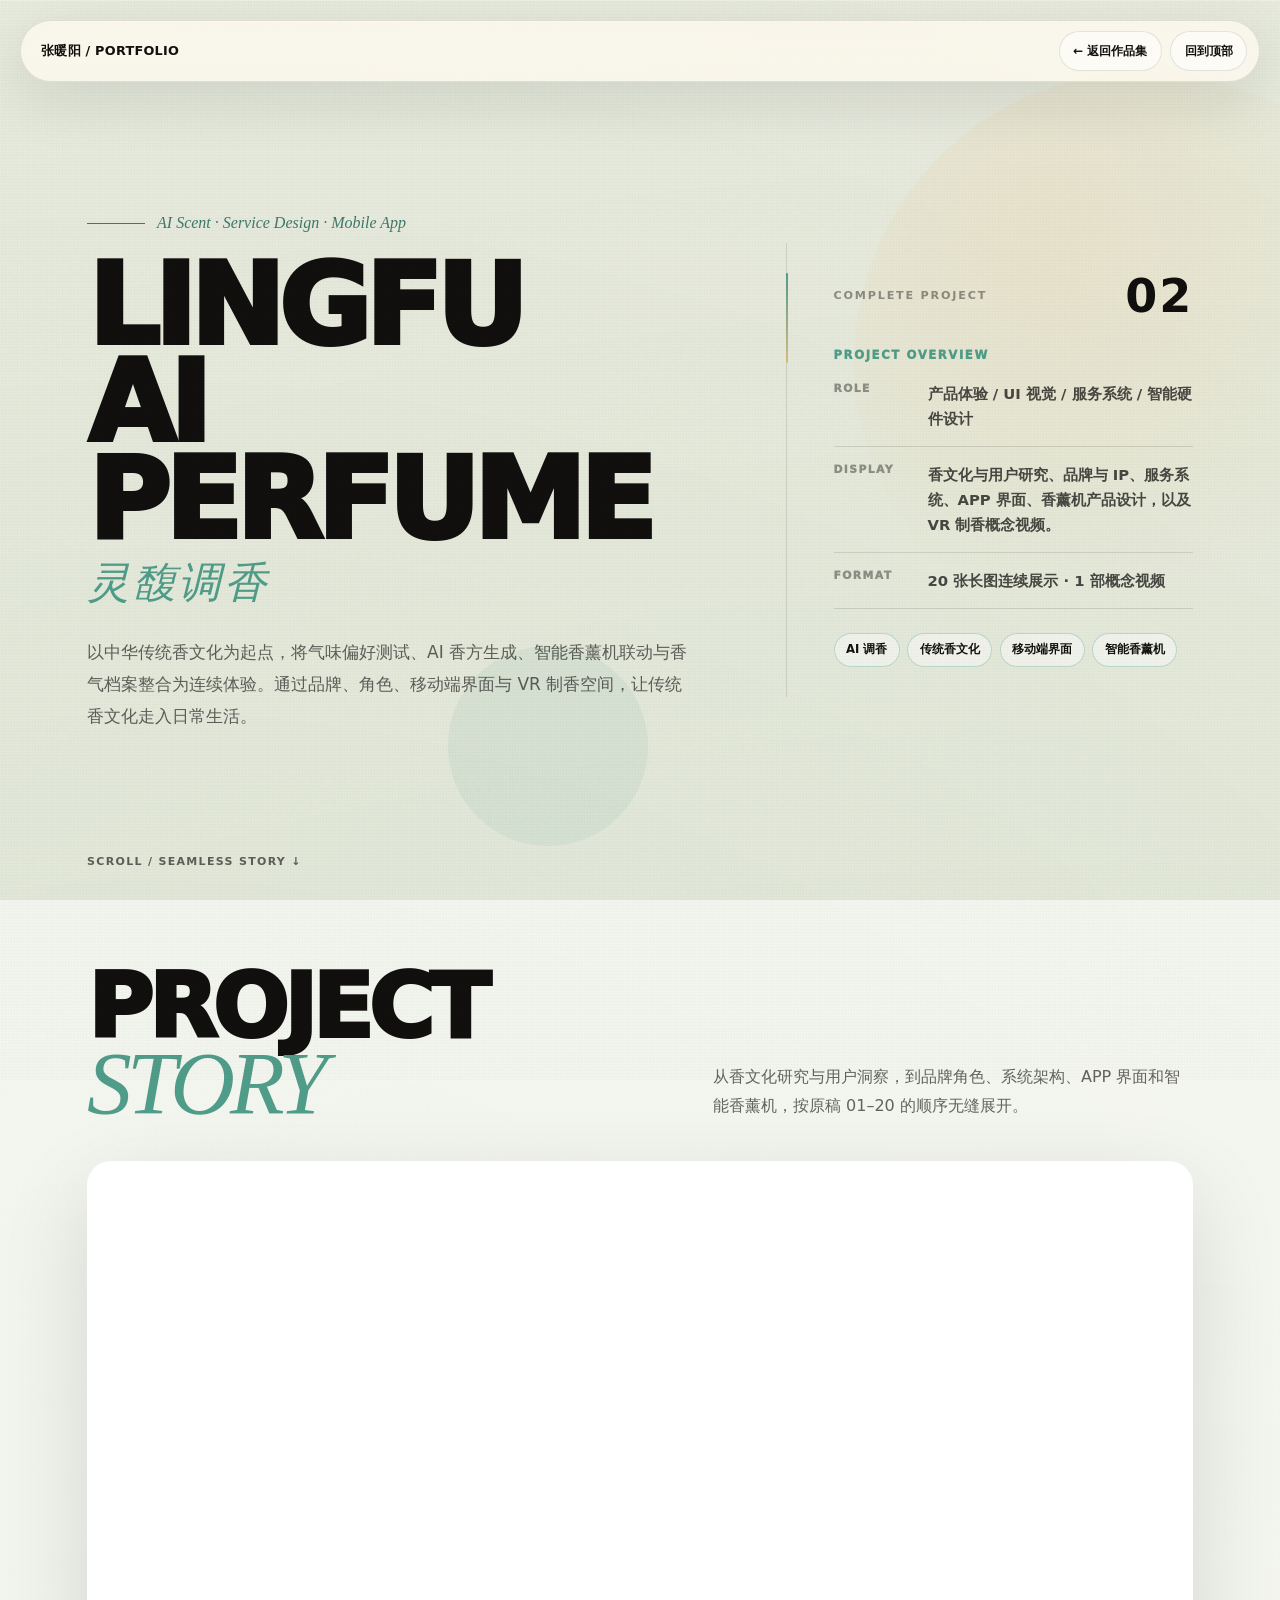
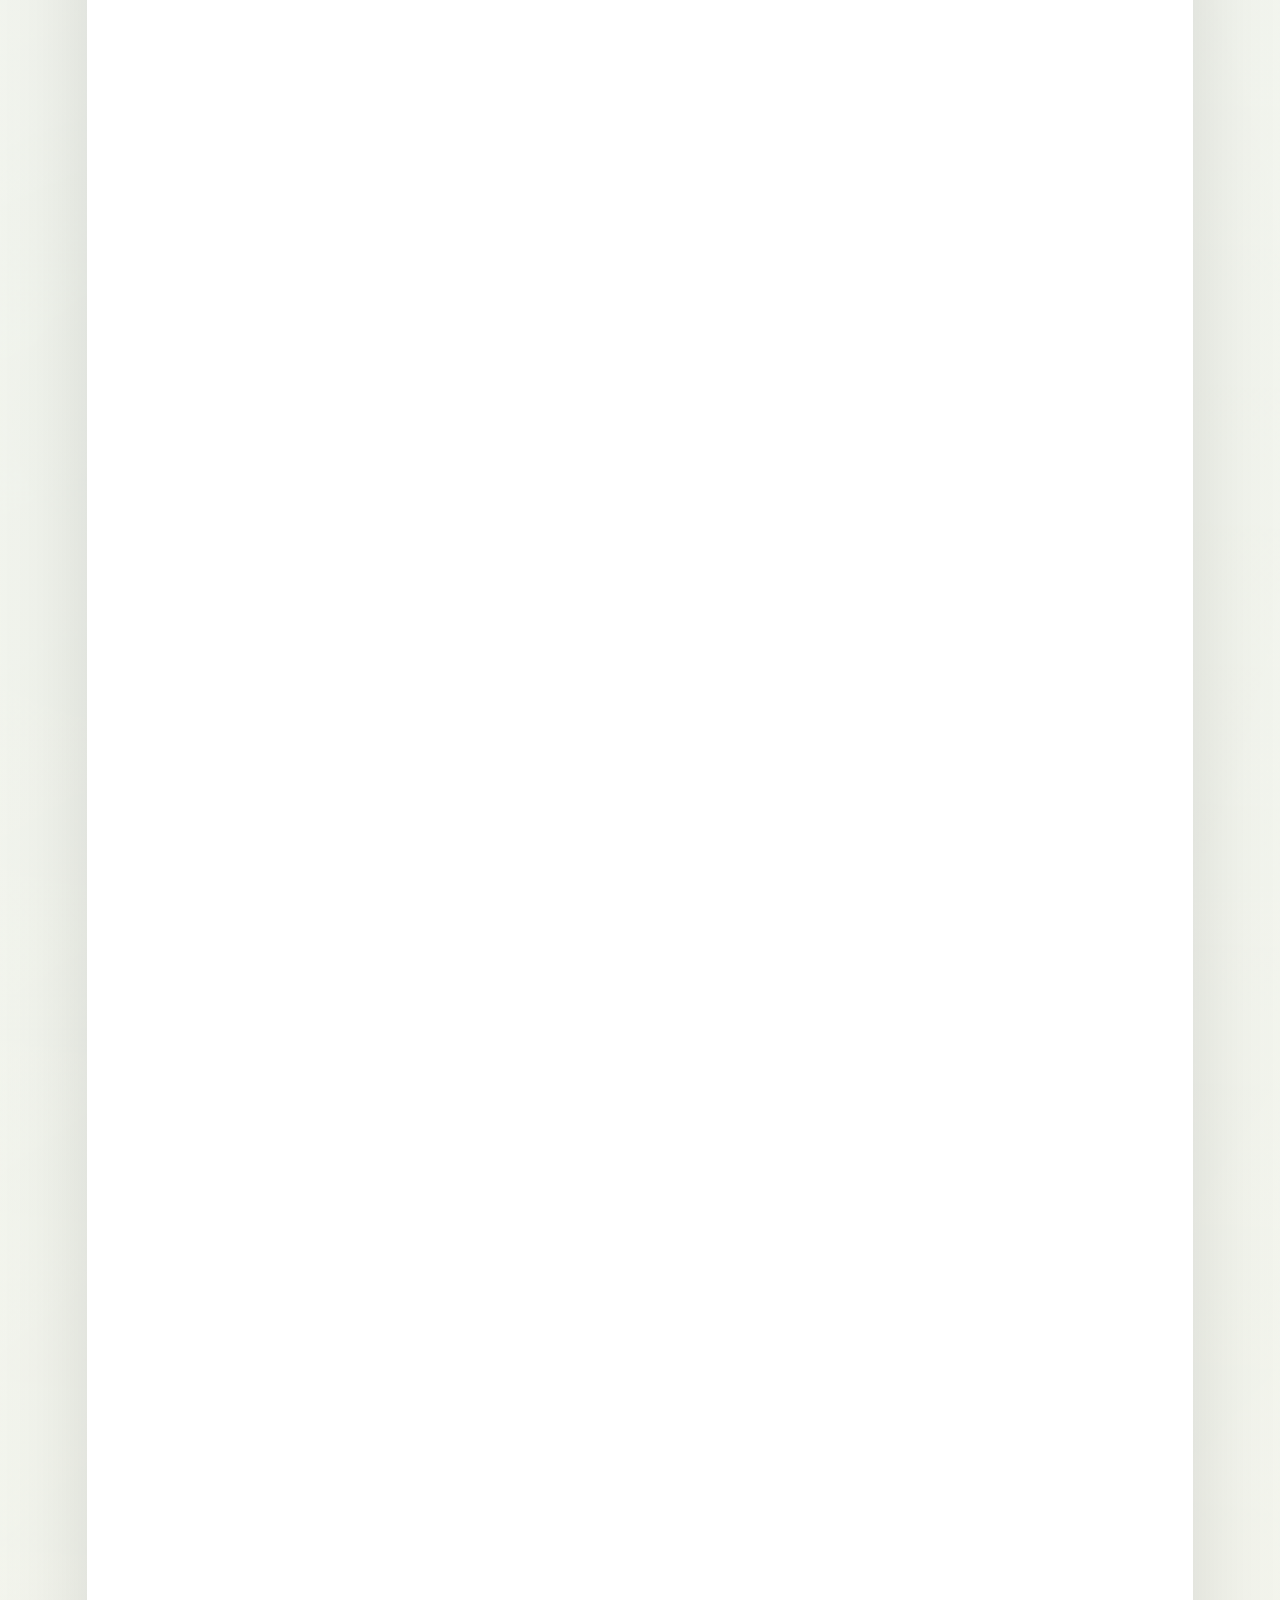
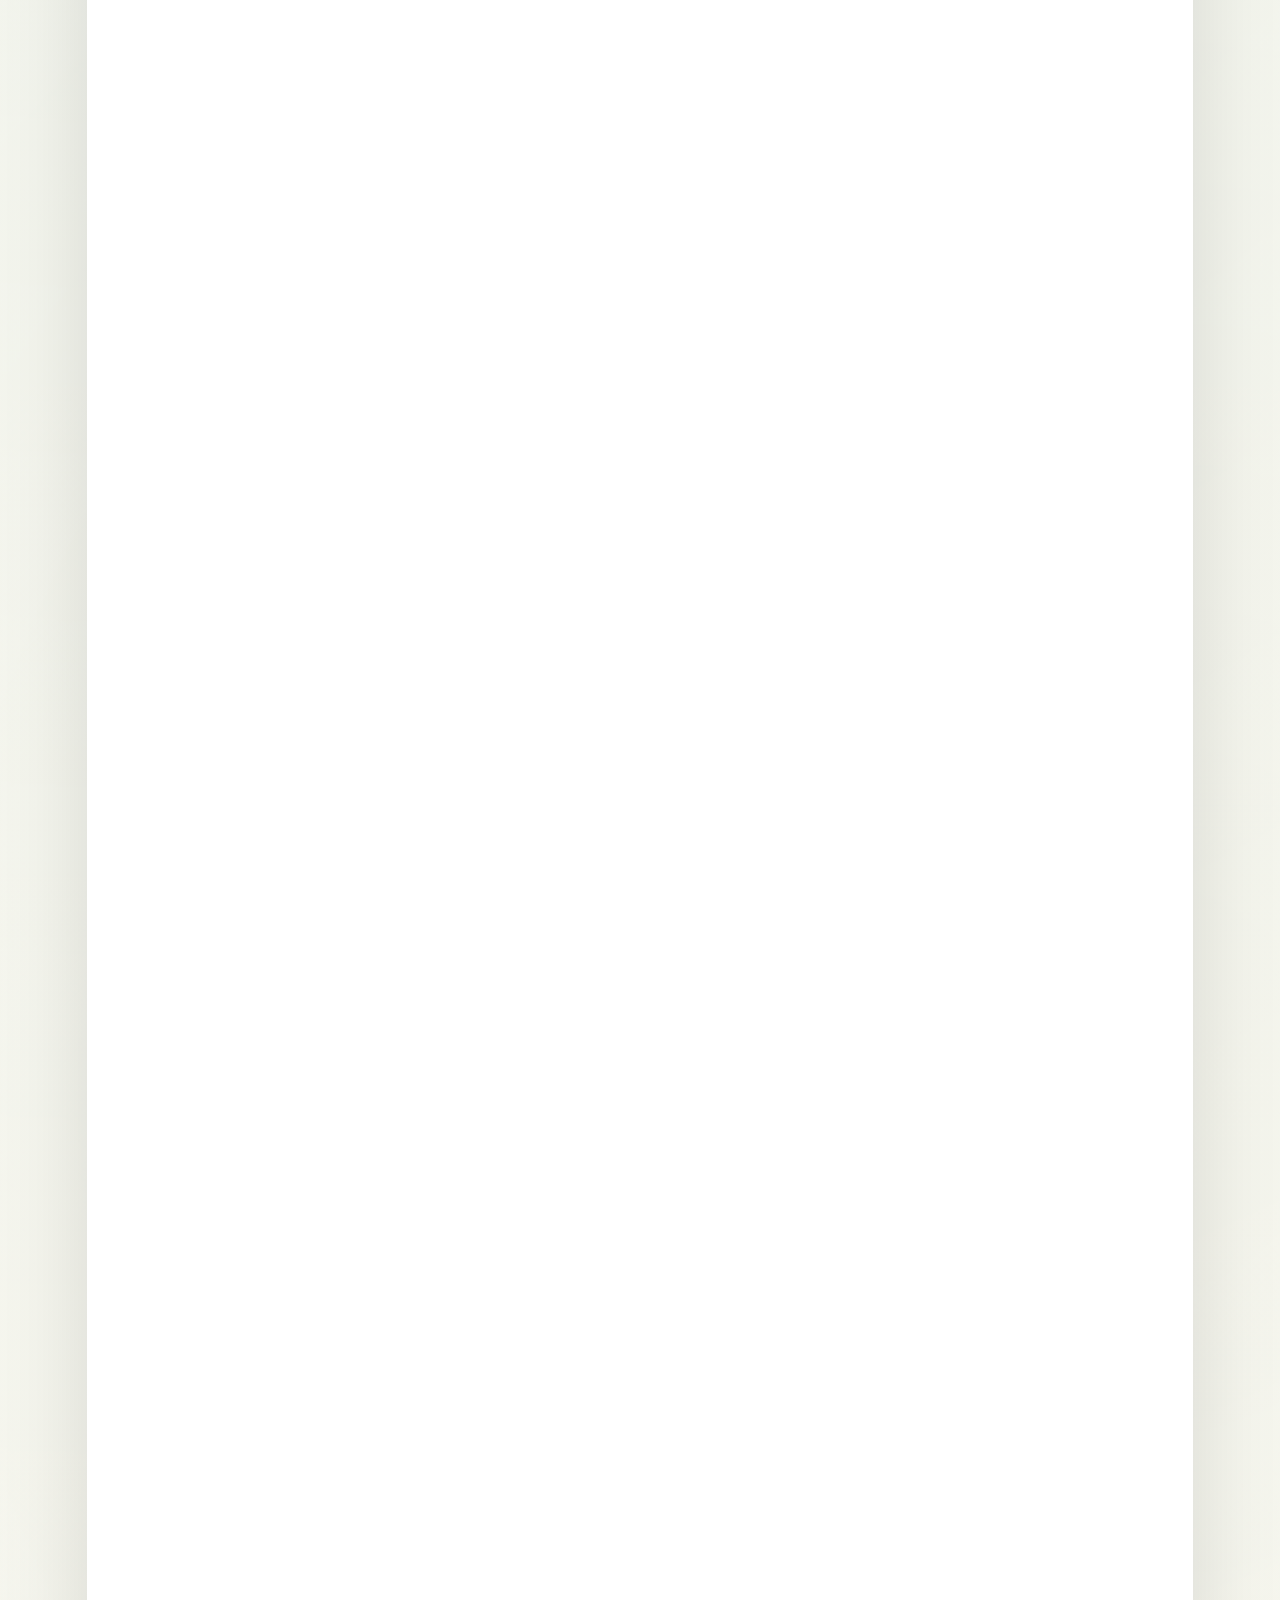
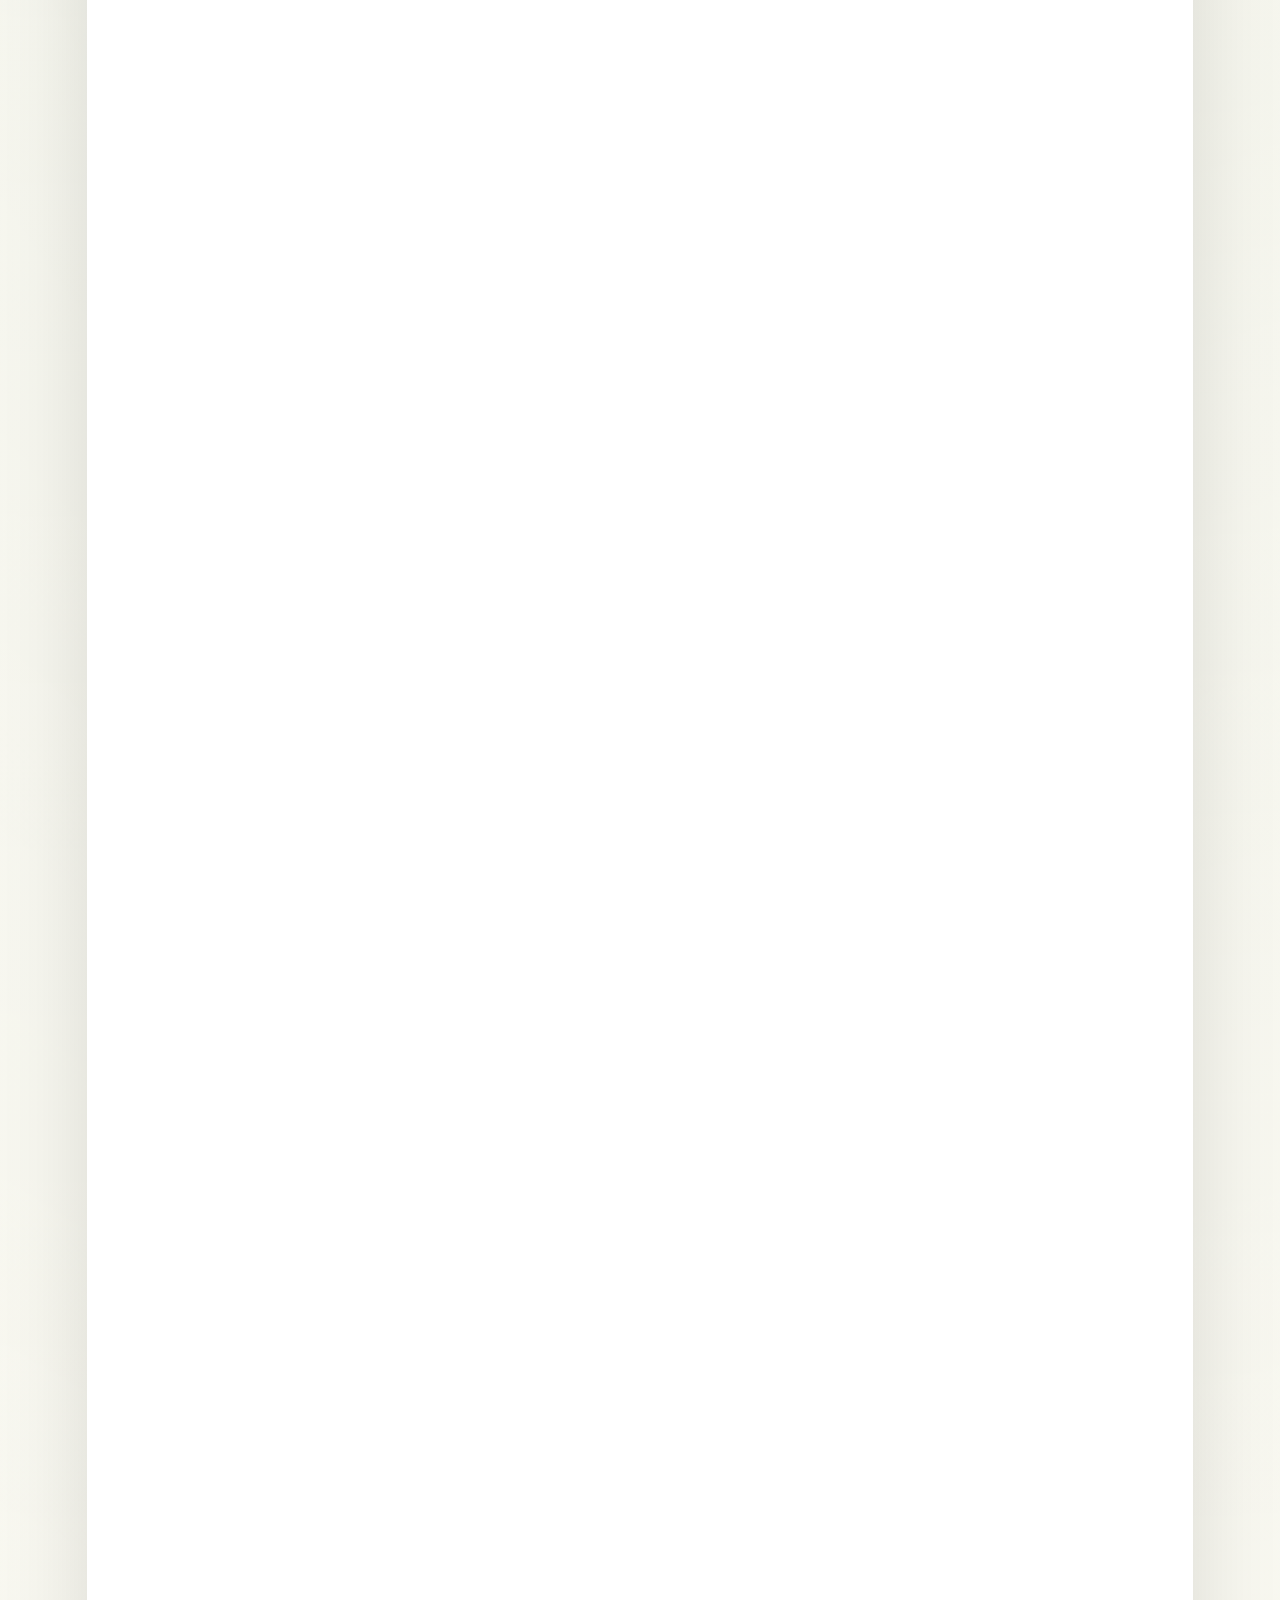
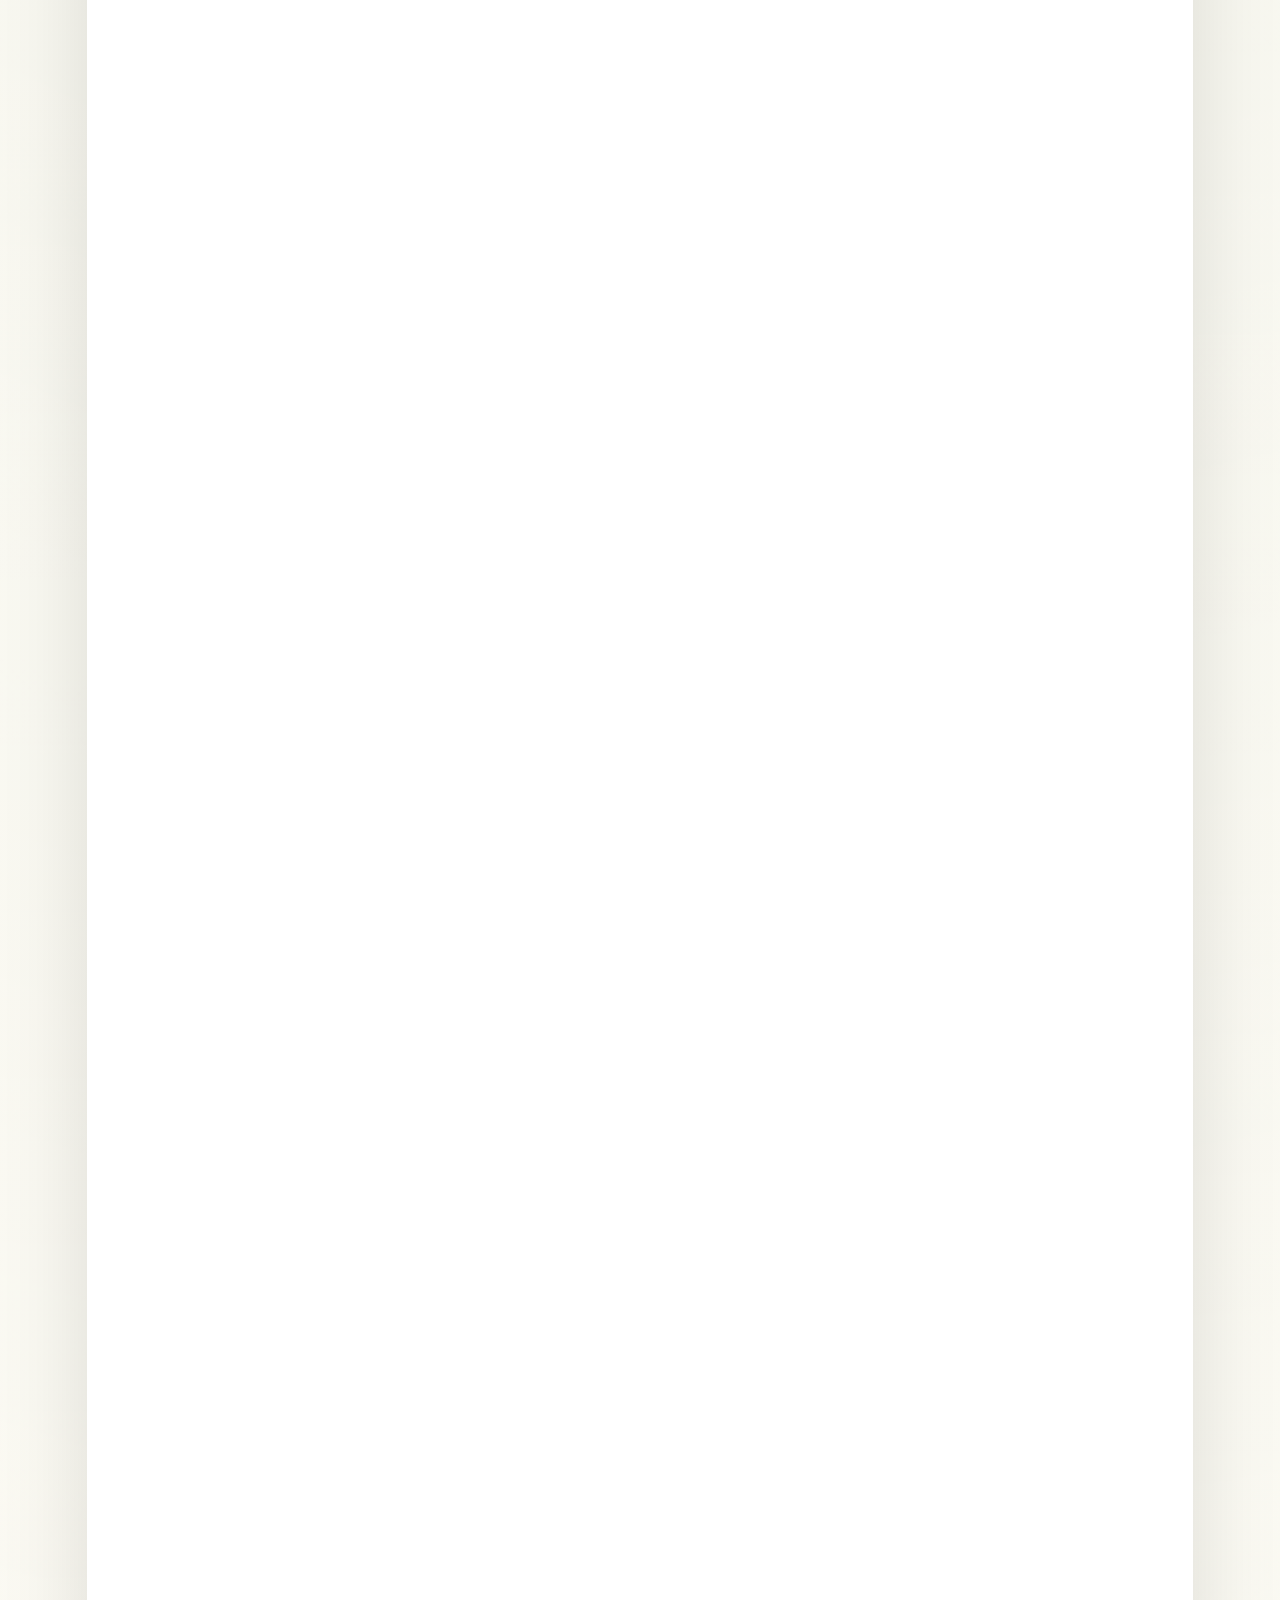
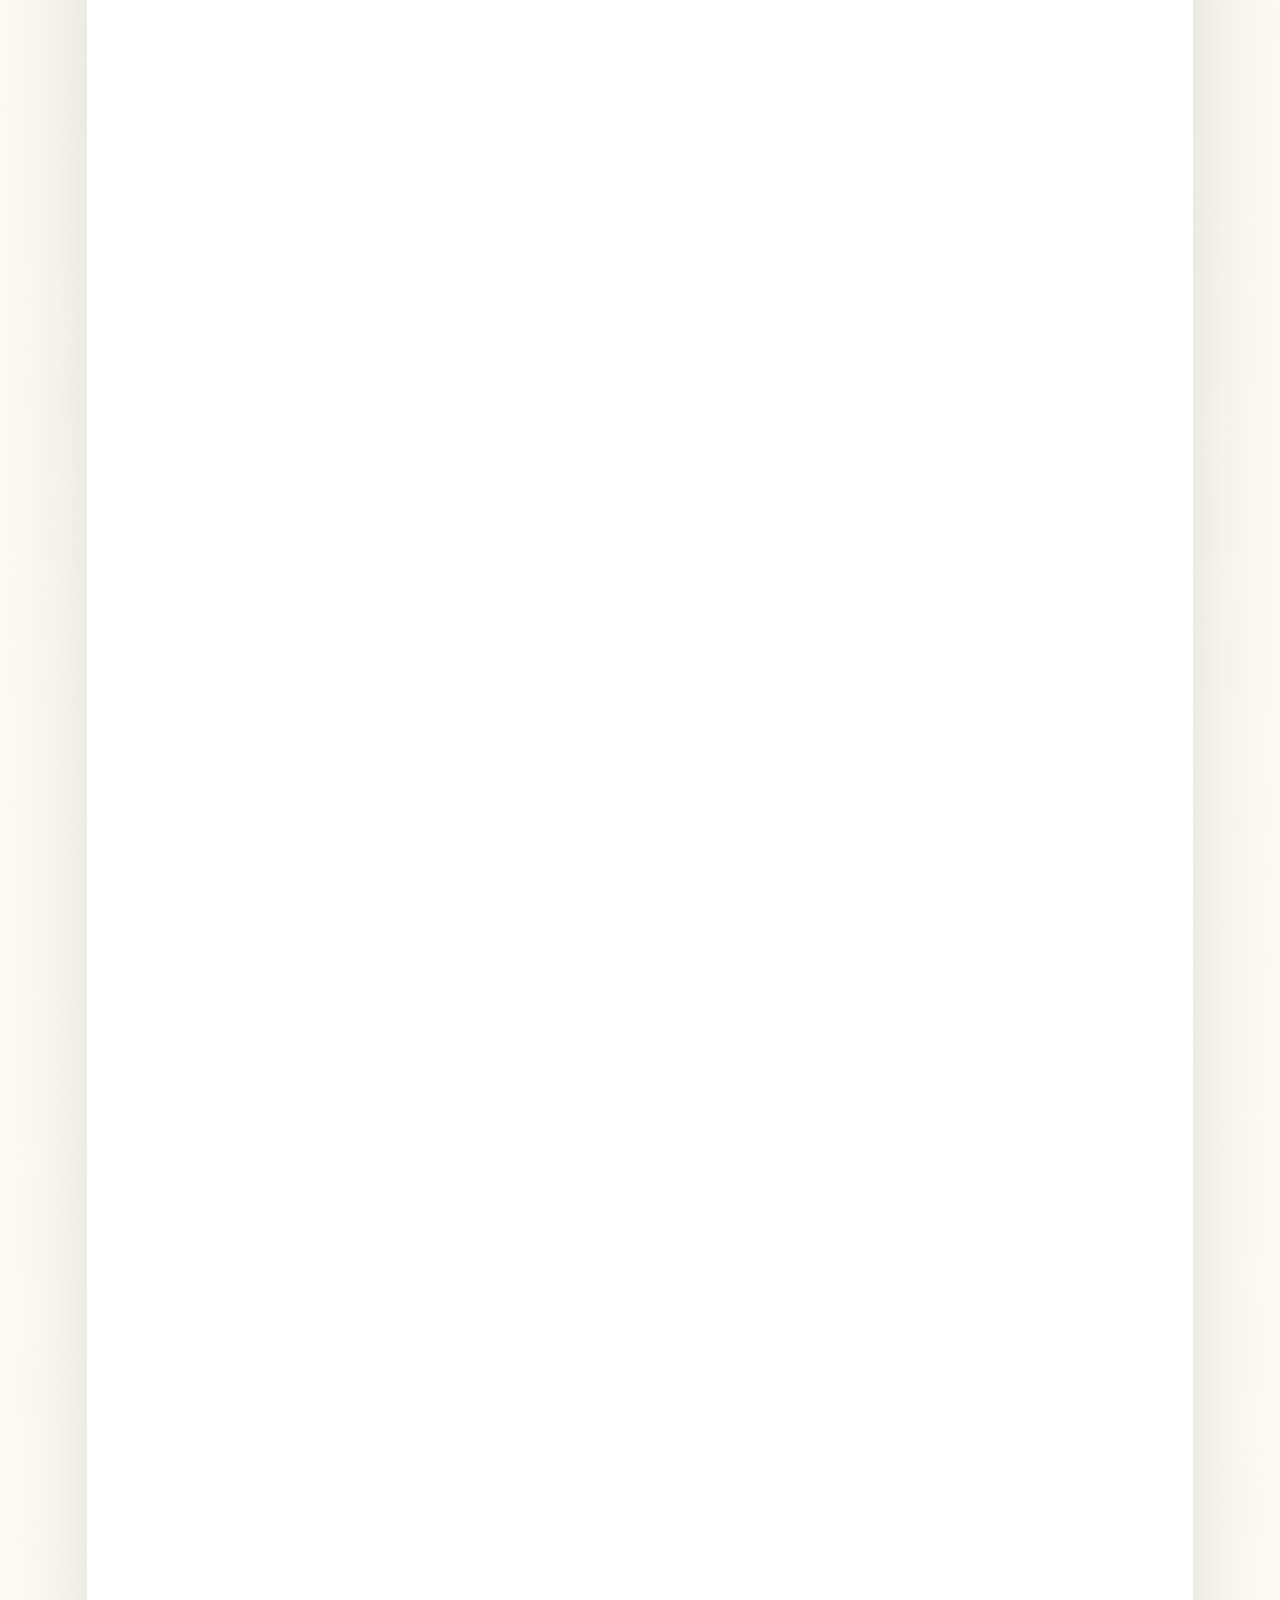
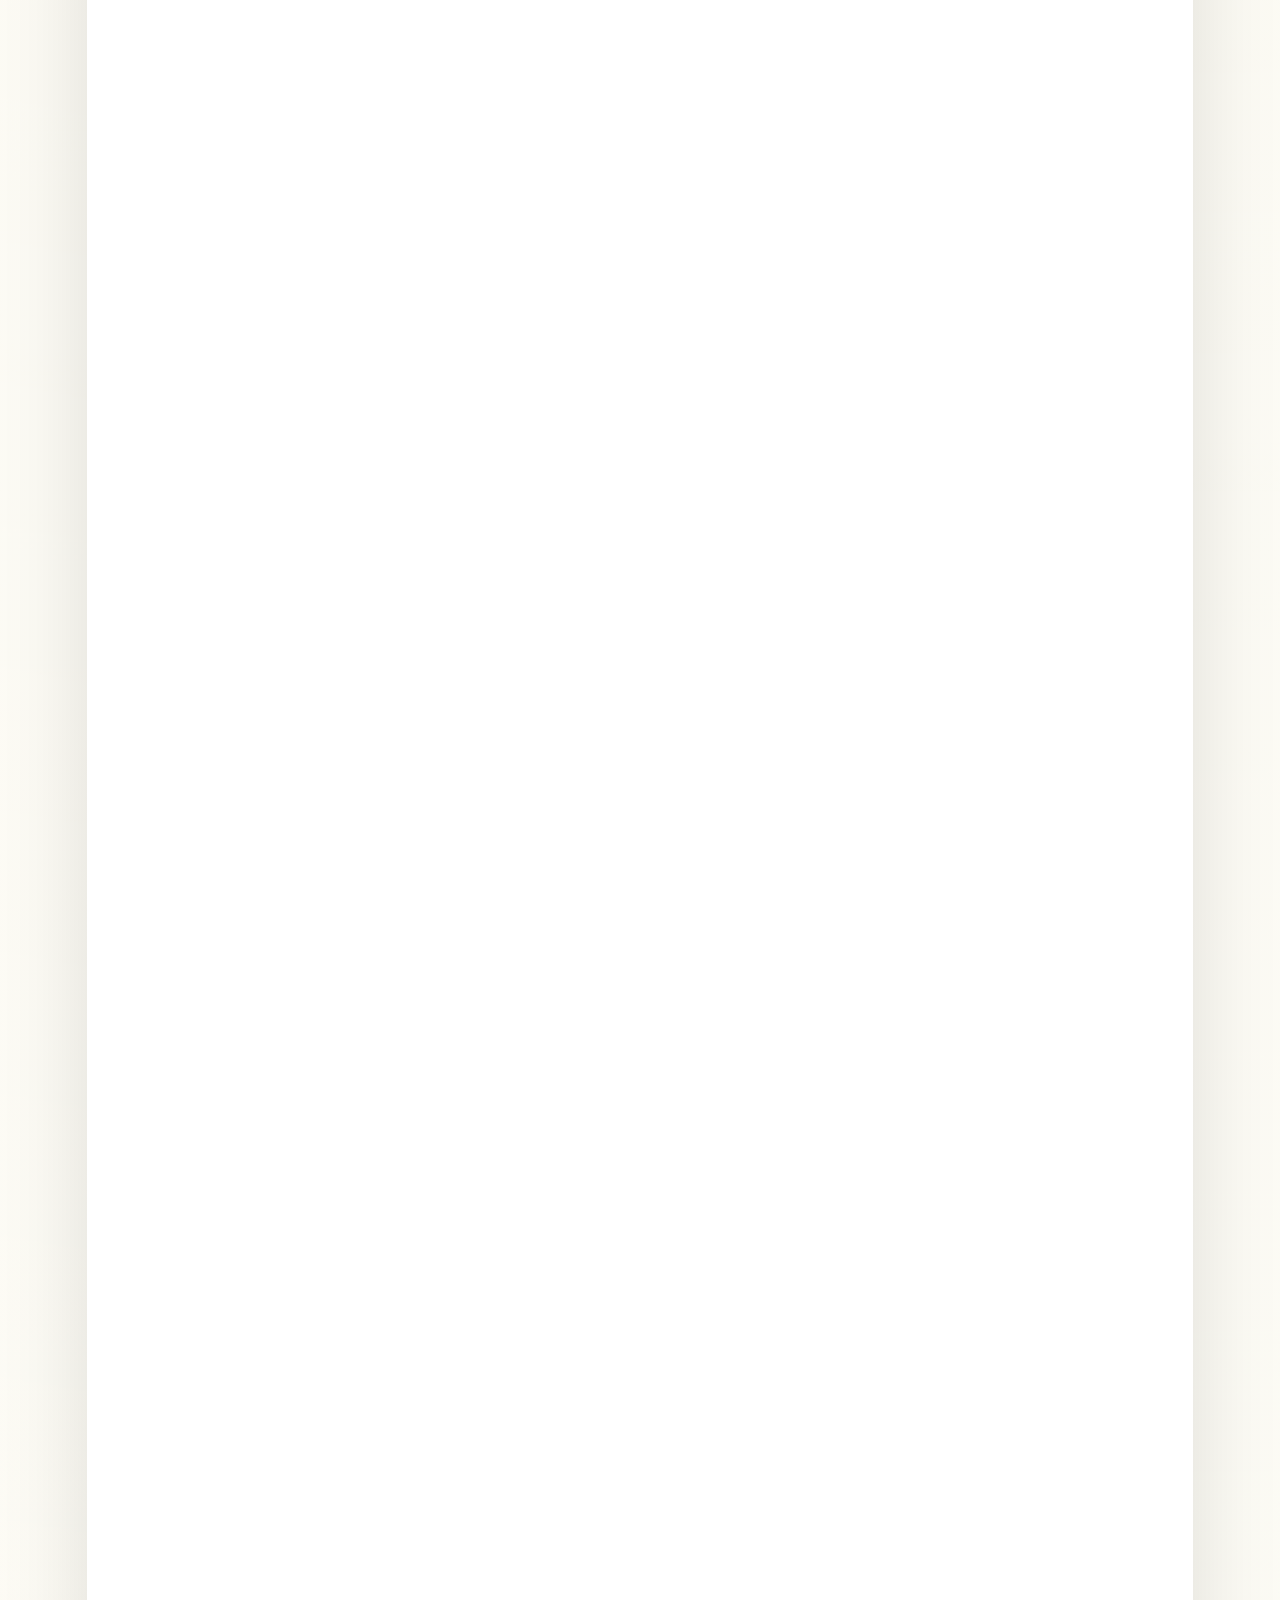
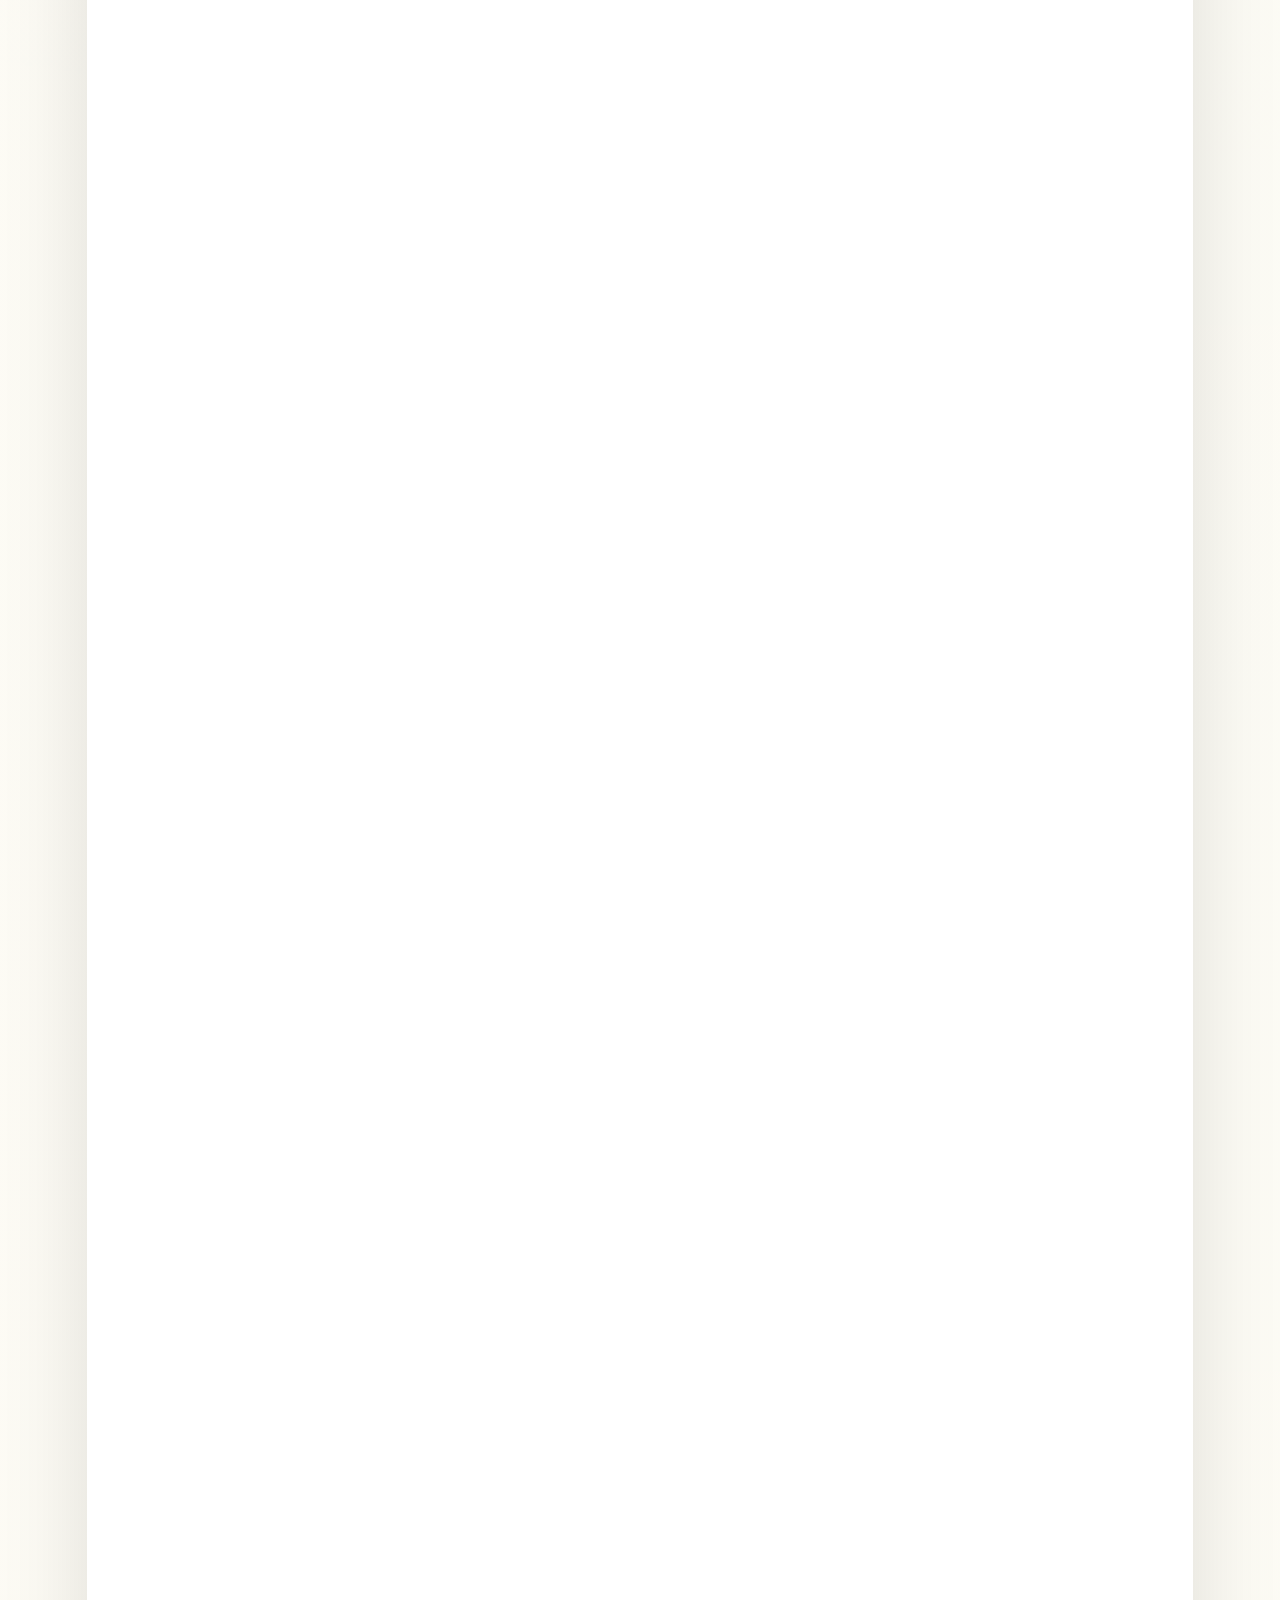
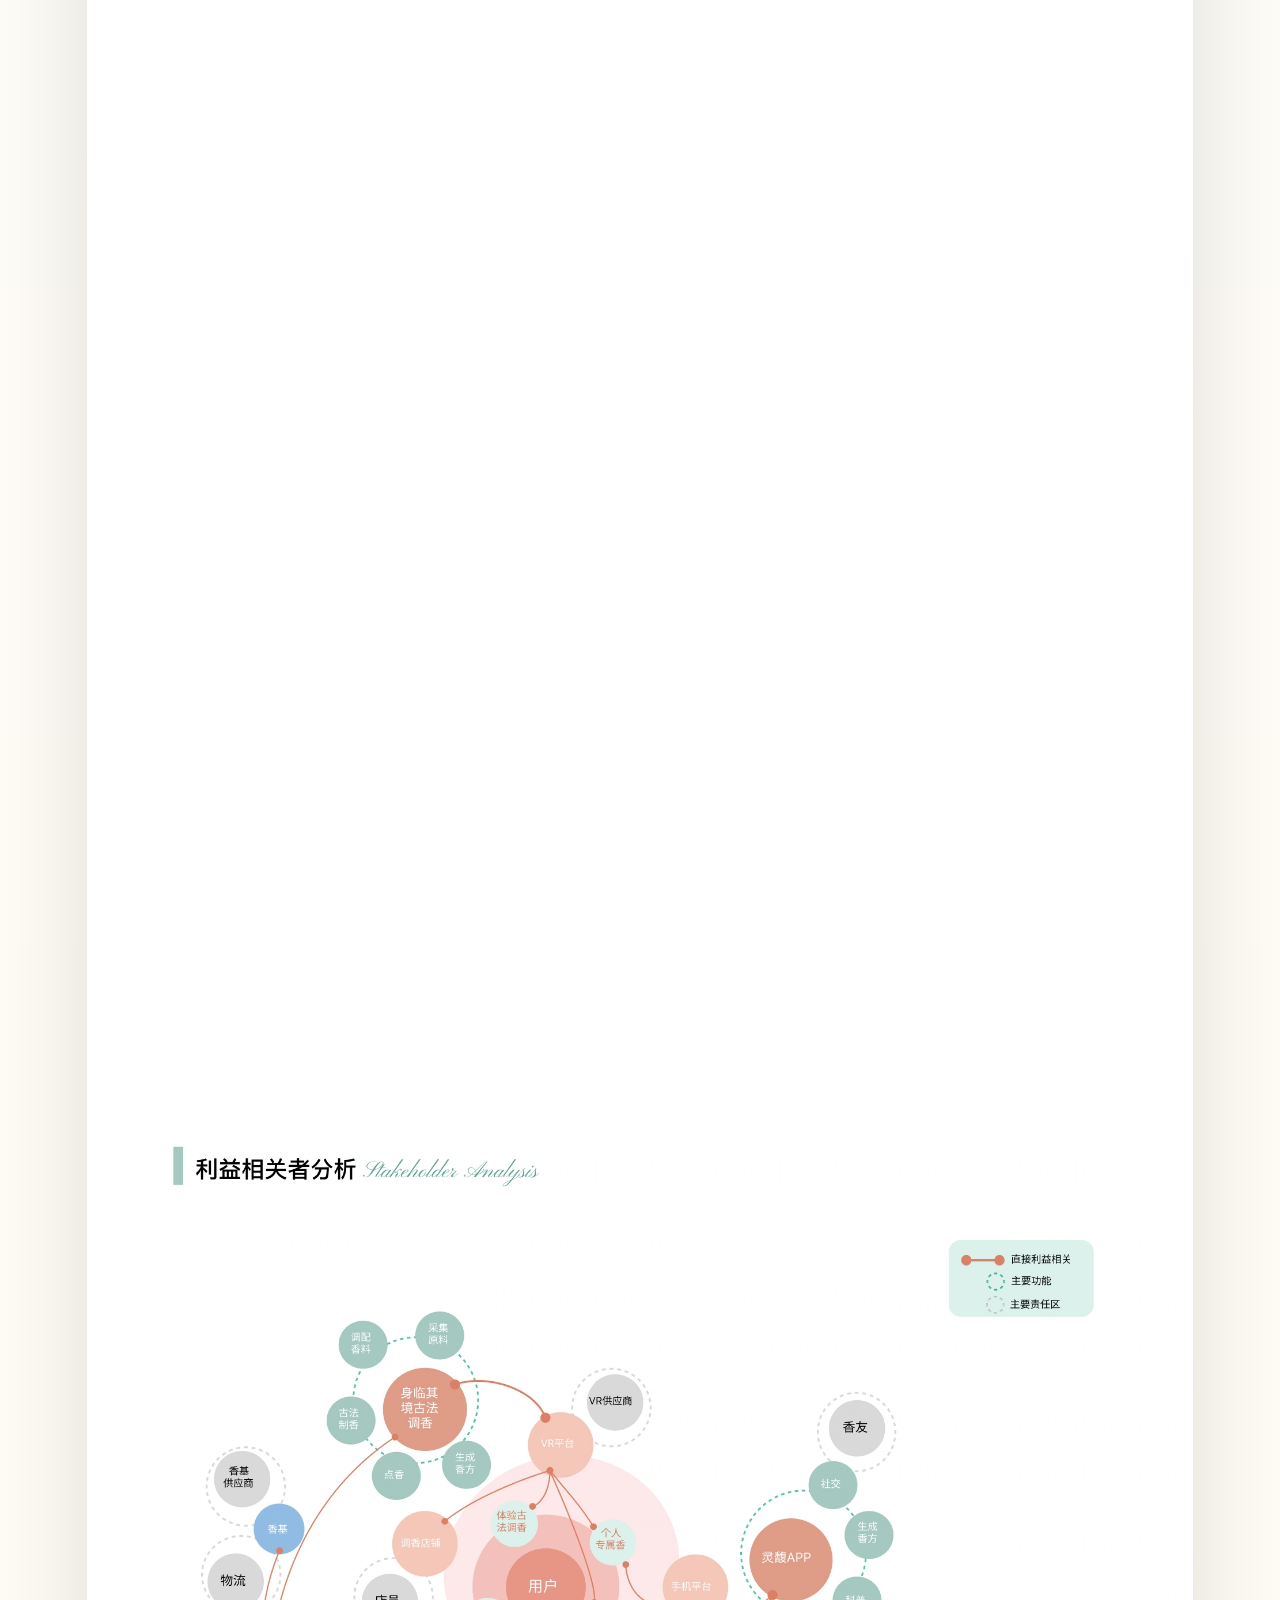
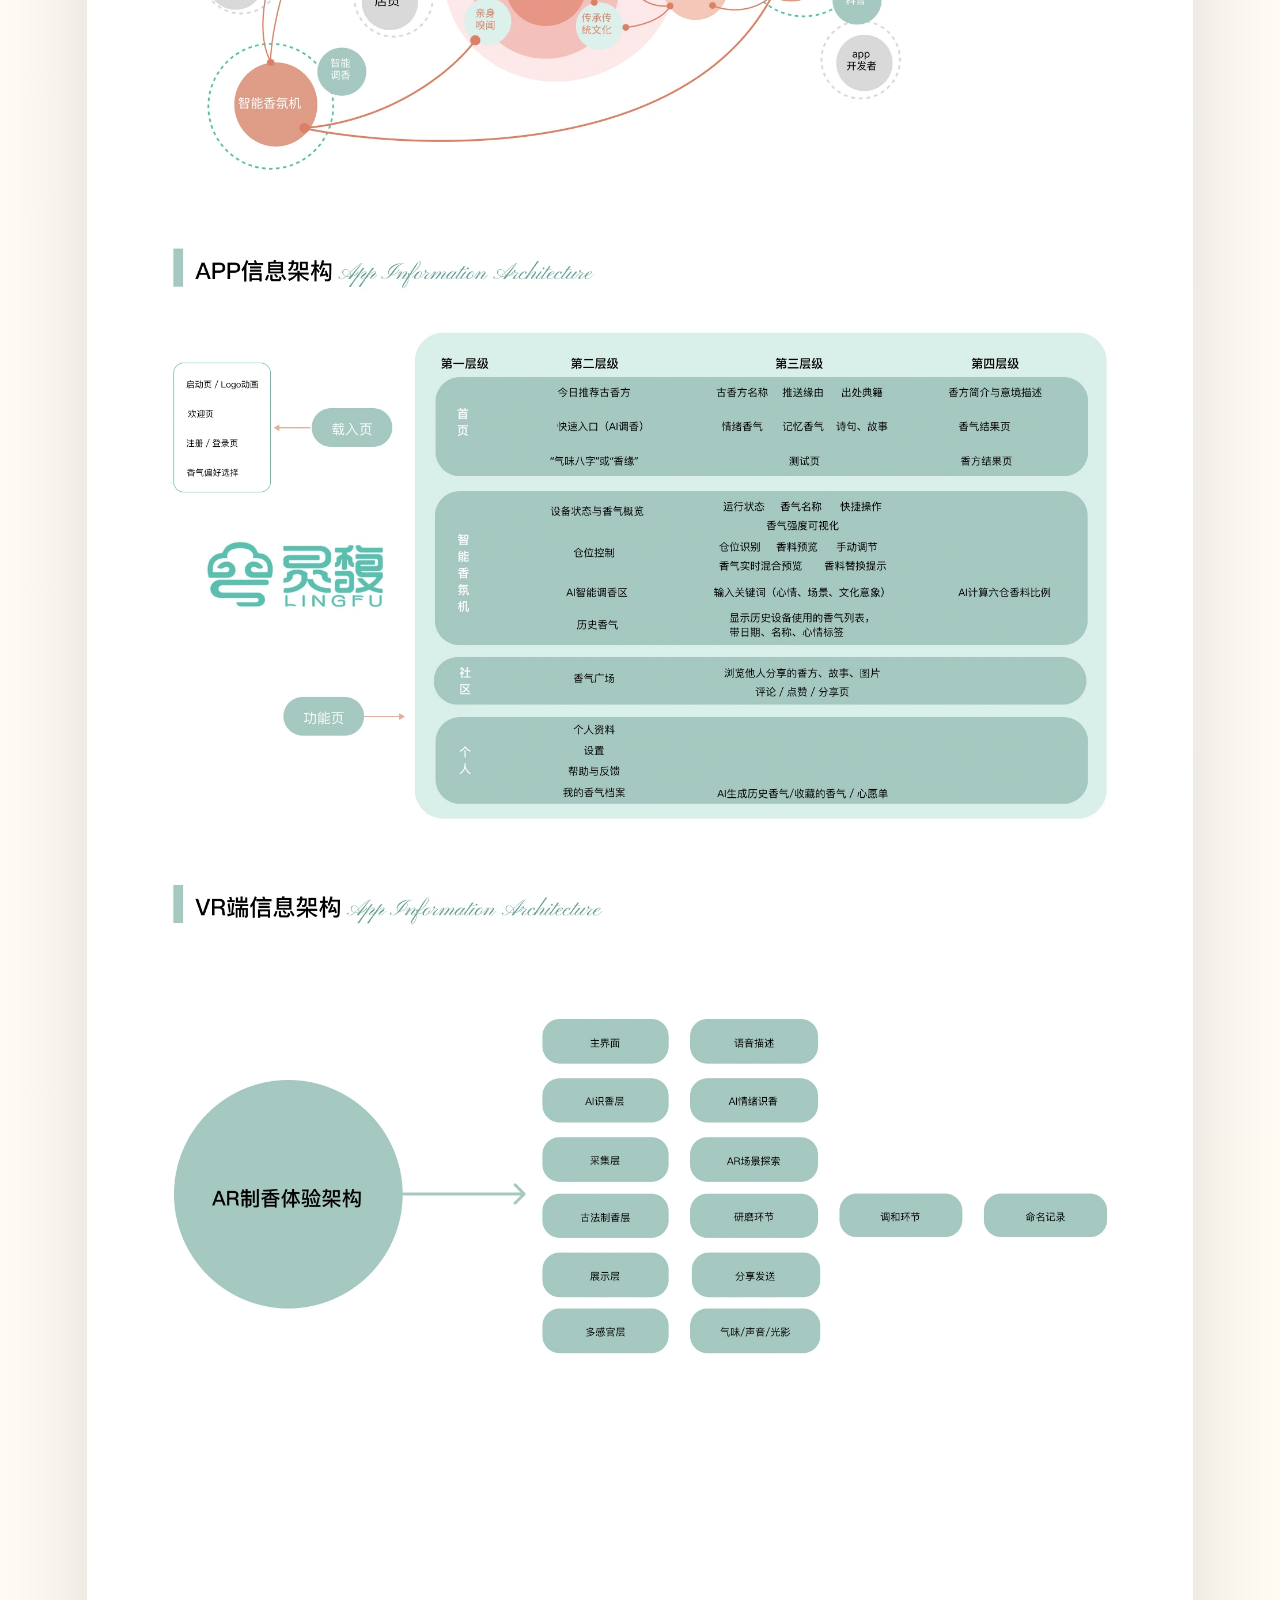
<file: projects/lingfu.html>
<!DOCTYPE html>
<html lang="zh-CN">
<head>
  <meta charset="utf-8">
  <meta name="viewport" content="width=device-width, initial-scale=1">
  <meta name="description" content="灵馥调香：融合中华传统香文化、AI 调香、移动端体验与智能香薰机的服务系统。">
  <title>灵馥调香 | 张暖阳 Portfolio</title>
  <link rel="stylesheet" href="../assets/project-detail.css">
</head>
<body class="theme-lingfu" id="top">
  <div class="grain" aria-hidden="true"></div>
  <header class="topbar">
    <strong>张暖阳 / Portfolio</strong>
    <nav aria-label="项目导航"><a href="../index.html#projects">← 返回作品集</a><a href="#top">回到顶部</a></nav>
  </header>
  <main>
    <section class="detail-hero">
      <div class="detail-hero__inner">
        <div class="detail-hero__copy">
          <span class="kicker">AI Scent · Service Design · Mobile App</span>
          <h1>Lingfu<br>AI Perfume<em>灵馥调香</em></h1>
          <p class="detail-hero__intro">以中华传统香文化为起点，将气味偏好测试、AI 香方生成、智能香薰机联动与香气档案整合为连续体验。通过品牌、角色、移动端界面与 VR 制香空间，让传统香文化走入日常生活。</p>
        </div>
        <aside class="detail-hero__side" aria-label="项目概览">
          <div class="detail-hero__index"><span>Complete Project</span><b>02</b></div>
          <p class="detail-hero__label">Project Overview</p>
          <dl class="detail-meta">
            <div><dt>Role</dt><dd>产品体验 / UI 视觉 / 服务系统 / 智能硬件设计</dd></div>
            <div><dt>Display</dt><dd>香文化与用户研究、品牌与 IP、服务系统、APP 界面、香薰机产品设计，以及 VR 制香概念视频。</dd></div>
            <div><dt>Format</dt><dd>20 张长图连续展示 · 1 部概念视频</dd></div>
          </dl>
          <div class="detail-tags"><span>AI 调香</span><span>传统香文化</span><span>移动端界面</span><span>智能香薰机</span></div>
        </aside>
      </div>
      <div class="scroll-tip"><a href="#gallery">Scroll / seamless story ↓</a></div>
    </section>
    <section class="gallery-wrap gallery-wrap--seamless" id="gallery">
      <div class="gallery-head">
        <h2>Project<br><em>Story</em></h2>
        <p>从香文化研究与用户洞察，到品牌角色、系统架构、APP 界面和智能香薰机，按原稿 01–20 的顺序无缝展开。</p>
      </div>
      <div class="gallery gallery--seamless">
        <figure><img src="../assets/projects/lingfu-story/1.webp" alt="灵馥调香：项目封面与智能香薰机，第 1 部分" width="1920" height="1080" loading="lazy" decoding="async" srcset="../assets/projects/lingfu-story/1-960.webp 960w, ../assets/projects/lingfu-story/1.webp 1920w" sizes="(max-width: 980px) calc(100vw - 48px), 86vw"></figure>
        <figure><img src="../assets/projects/lingfu-story/2.webp" alt="灵馥调香：项目概述与体验构成，第 2 部分" width="1920" height="3667" loading="lazy" decoding="async" srcset="../assets/projects/lingfu-story/2-960.webp 960w, ../assets/projects/lingfu-story/2.webp 1920w" sizes="(max-width: 980px) calc(100vw - 48px), 86vw"></figure>
        <figure><img src="../assets/projects/lingfu-story/3.webp" alt="灵馥调香：香文化背景研究，第 3 部分" width="1920" height="4532" loading="lazy" decoding="async" srcset="../assets/projects/lingfu-story/3-960.webp 960w, ../assets/projects/lingfu-story/3.webp 1920w" sizes="(max-width: 980px) calc(100vw - 48px), 86vw"></figure>
        <figure><img src="../assets/projects/lingfu-story/4.webp" alt="灵馥调香：竞品与案例研究，第 4 部分" width="1920" height="3635" loading="lazy" decoding="async" srcset="../assets/projects/lingfu-story/4-960.webp 960w, ../assets/projects/lingfu-story/4.webp 1920w" sizes="(max-width: 980px) calc(100vw - 48px), 86vw"></figure>
        <figure><img src="../assets/projects/lingfu-story/5.webp" alt="灵馥调香：用户研究与用户画像，第 5 部分" width="1920" height="2133" loading="lazy" decoding="async" srcset="../assets/projects/lingfu-story/5-960.webp 960w, ../assets/projects/lingfu-story/5.webp 1920w" sizes="(max-width: 980px) calc(100vw - 48px), 86vw"></figure>
        <figure><img src="../assets/projects/lingfu-story/6.webp" alt="灵馥调香：品牌视觉设计，第 6 部分" width="1920" height="1179" loading="lazy" decoding="async" srcset="../assets/projects/lingfu-story/6-960.webp 960w, ../assets/projects/lingfu-story/6.webp 1920w" sizes="(max-width: 980px) calc(100vw - 48px), 86vw"></figure>
        <figure><img src="../assets/projects/lingfu-story/7.webp" alt="灵馥调香：香文化 IP 角色设计，第 7 部分" width="1920" height="4809" loading="lazy" decoding="async" srcset="../assets/projects/lingfu-story/7-960.webp 960w, ../assets/projects/lingfu-story/7.webp 1920w" sizes="(max-width: 980px) calc(100vw - 48px), 86vw"></figure>
        <figure><img src="../assets/projects/lingfu-story/8.webp" alt="灵馥调香：服务系统图，第 8 部分" width="1920" height="1082" loading="lazy" decoding="async" srcset="../assets/projects/lingfu-story/8-960.webp 960w, ../assets/projects/lingfu-story/8.webp 1920w" sizes="(max-width: 980px) calc(100vw - 48px), 86vw"></figure>
        <figure><img src="../assets/projects/lingfu-story/9.webp" alt="灵馥调香：利益相关者分析，第 9 部分" width="1920" height="1246" loading="lazy" decoding="async" srcset="../assets/projects/lingfu-story/9-960.webp 960w, ../assets/projects/lingfu-story/9.webp 1920w" sizes="(max-width: 980px) calc(100vw - 48px), 86vw"></figure>
        <figure><img src="../assets/projects/lingfu-story/10.webp" alt="灵馥调香：APP 信息架构，第 10 部分" width="1920" height="1100" loading="lazy" decoding="async" srcset="../assets/projects/lingfu-story/10-960.webp 960w, ../assets/projects/lingfu-story/10.webp 1920w" sizes="(max-width: 980px) calc(100vw - 48px), 86vw"></figure>
        <figure><img src="../assets/projects/lingfu-story/11.webp" alt="灵馥调香：VR 体验信息架构，第 11 部分" width="1920" height="978" loading="lazy" decoding="async" srcset="../assets/projects/lingfu-story/11-960.webp 960w, ../assets/projects/lingfu-story/11.webp 1920w" sizes="(max-width: 980px) calc(100vw - 48px), 86vw"></figure>
        <figure><img src="../assets/projects/lingfu-story/12.webp" alt="灵馥调香：APP 界面规范，第 12 部分" width="1920" height="1332" loading="lazy" decoding="async" srcset="../assets/projects/lingfu-story/12-960.webp 960w, ../assets/projects/lingfu-story/12.webp 1920w" sizes="(max-width: 980px) calc(100vw - 48px), 86vw"></figure>
        <figure><img src="../assets/projects/lingfu-story/13.webp" alt="灵馥调香：APP 气味测试与调香界面，第 13 部分" width="1920" height="1399" loading="lazy" decoding="async" srcset="../assets/projects/lingfu-story/13-960.webp 960w, ../assets/projects/lingfu-story/13.webp 1920w" sizes="(max-width: 980px) calc(100vw - 48px), 86vw"></figure>
        <figure><img src="../assets/projects/lingfu-story/14.webp" alt="灵馥调香：APP 香方与气味记录界面，第 14 部分" width="1920" height="1534" loading="lazy" decoding="async" srcset="../assets/projects/lingfu-story/14-960.webp 960w, ../assets/projects/lingfu-story/14.webp 1920w" sizes="(max-width: 980px) calc(100vw - 48px), 86vw"></figure>
        <figure><img src="../assets/projects/lingfu-story/15.webp" alt="灵馥调香：APP 首页与内容展示，第 15 部分" width="1920" height="1643" loading="lazy" decoding="async" srcset="../assets/projects/lingfu-story/15-960.webp 960w, ../assets/projects/lingfu-story/15.webp 1920w" sizes="(max-width: 980px) calc(100vw - 48px), 86vw"></figure>
        <figure><img src="../assets/projects/lingfu-story/16.webp" alt="灵馥调香：APP 香文化内容界面，第 16 部分" width="1920" height="1314" loading="lazy" decoding="async" srcset="../assets/projects/lingfu-story/16-960.webp 960w, ../assets/projects/lingfu-story/16.webp 1920w" sizes="(max-width: 980px) calc(100vw - 48px), 86vw"></figure>
        <figure><img src="../assets/projects/lingfu-story/17.webp" alt="灵馥调香：APP 香文化探索界面，第 17 部分" width="1920" height="1314" loading="lazy" decoding="async" srcset="../assets/projects/lingfu-story/17-960.webp 960w, ../assets/projects/lingfu-story/17.webp 1920w" sizes="(max-width: 980px) calc(100vw - 48px), 86vw"></figure>
        <figure><img src="../assets/projects/lingfu-story/18.webp" alt="灵馥调香：APP 社区与个人界面，第 18 部分" width="1920" height="1350" loading="lazy" decoding="async" srcset="../assets/projects/lingfu-story/18-960.webp 960w, ../assets/projects/lingfu-story/18.webp 1920w" sizes="(max-width: 980px) calc(100vw - 48px), 86vw"></figure>
        <figure><img src="../assets/projects/lingfu-story/19.webp" alt="灵馥调香：智能香薰机产品设计，第 19 部分" width="1920" height="2841" loading="lazy" decoding="async" srcset="../assets/projects/lingfu-story/19-960.webp 960w, ../assets/projects/lingfu-story/19.webp 1920w" sizes="(max-width: 980px) calc(100vw - 48px), 86vw"></figure>
        <figure><img src="../assets/projects/lingfu-story/20.webp" alt="灵馥调香：APP 与硬件联动展示，第 20 部分" width="1920" height="1620" loading="lazy" decoding="async" srcset="../assets/projects/lingfu-story/20-960.webp 960w, ../assets/projects/lingfu-story/20.webp 1920w" sizes="(max-width: 980px) calc(100vw - 48px), 86vw"></figure>
      </div>
    </section>
    <section class="project-video-section" id="video">
      <div class="gallery-head"><h2>Motion<br><em>Preview</em></h2><p>VR 制香概念视频，补充呈现传统制香场景的空间氛围与交互设想。</p></div>
      <figure class="project-video-card"><video controls playsinline preload="none" src="../assets/videos/lingfu-vr-concept.mp4"></video><figcaption><strong>灵馥 VR 制香概念视频</strong><span>VR incense making · Spatial interaction</span></figcaption></figure>
    </section>
  </main>
  <footer class="footer"><div class="footer__inner"><strong>灵馥调香 · 张暖阳 Portfolio</strong><a href="../index.html#projects">返回作品集</a></div></footer>
</body>
</html>
</file>
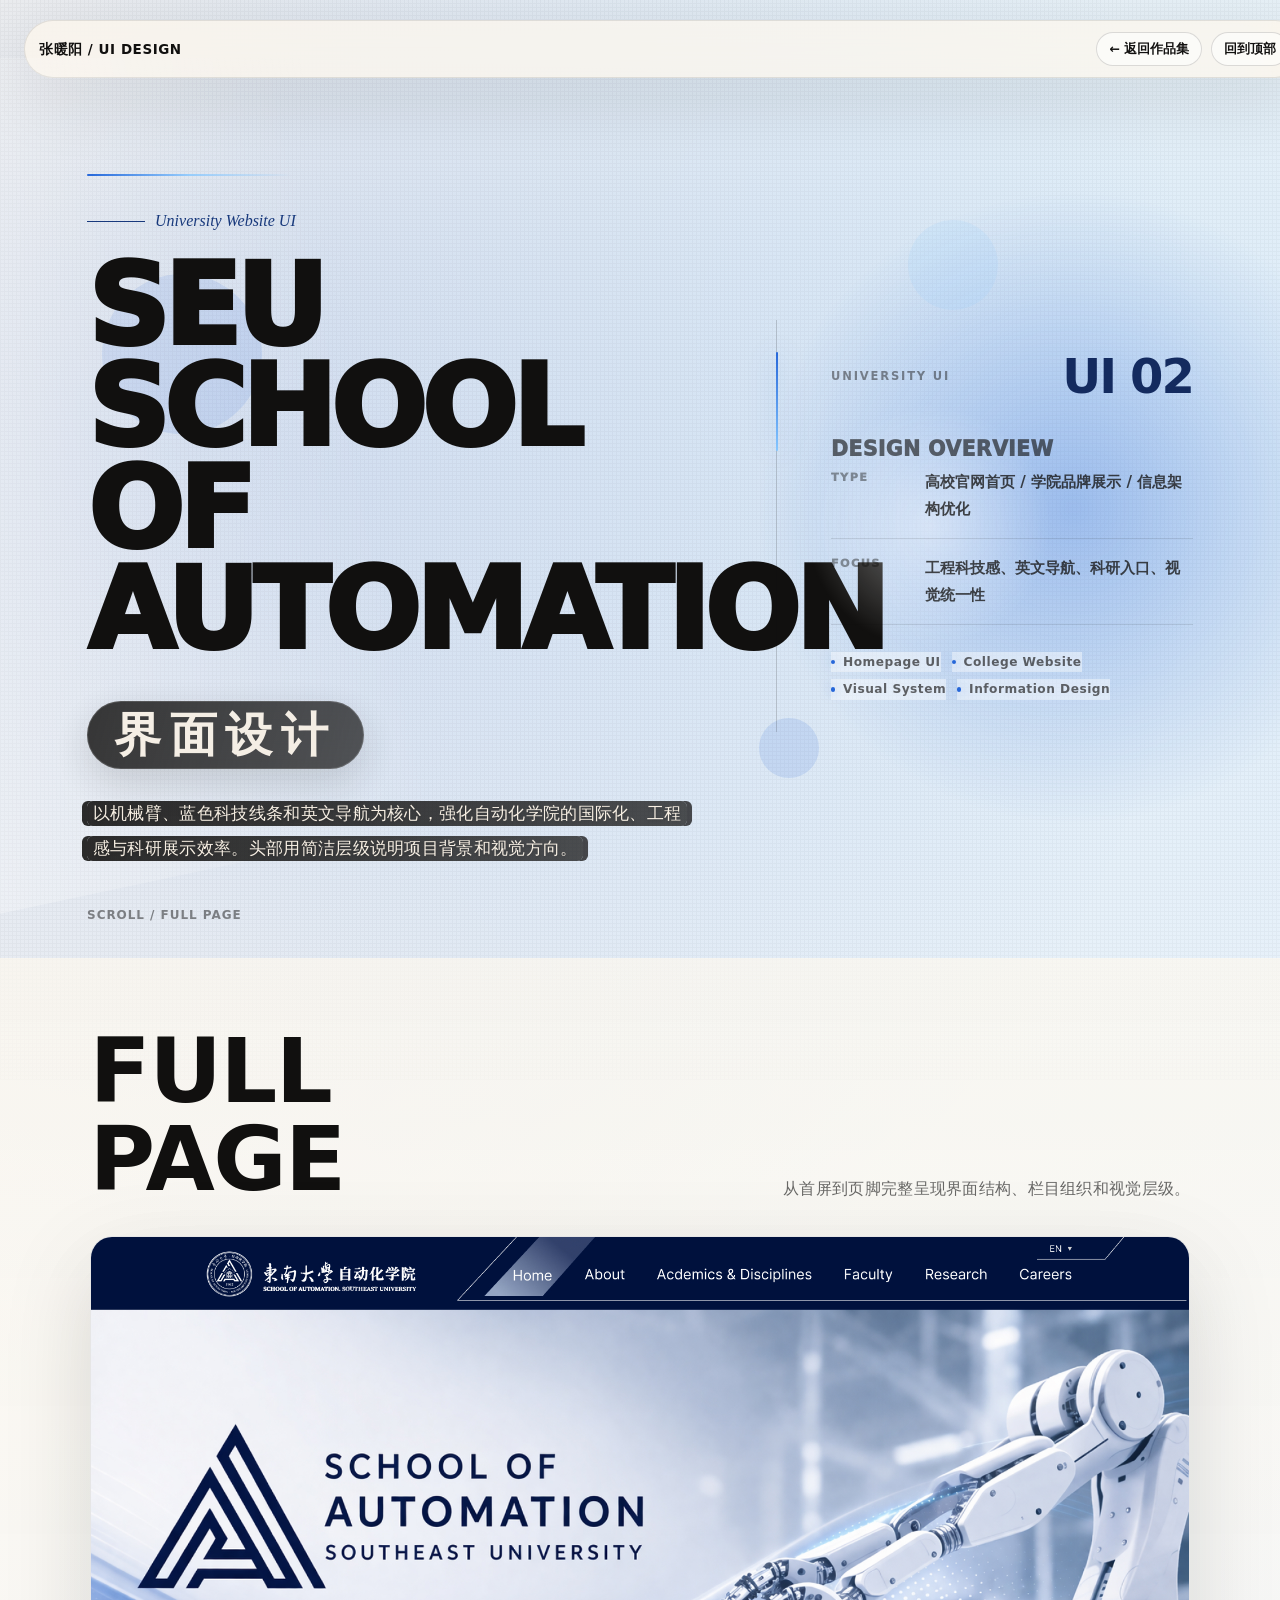
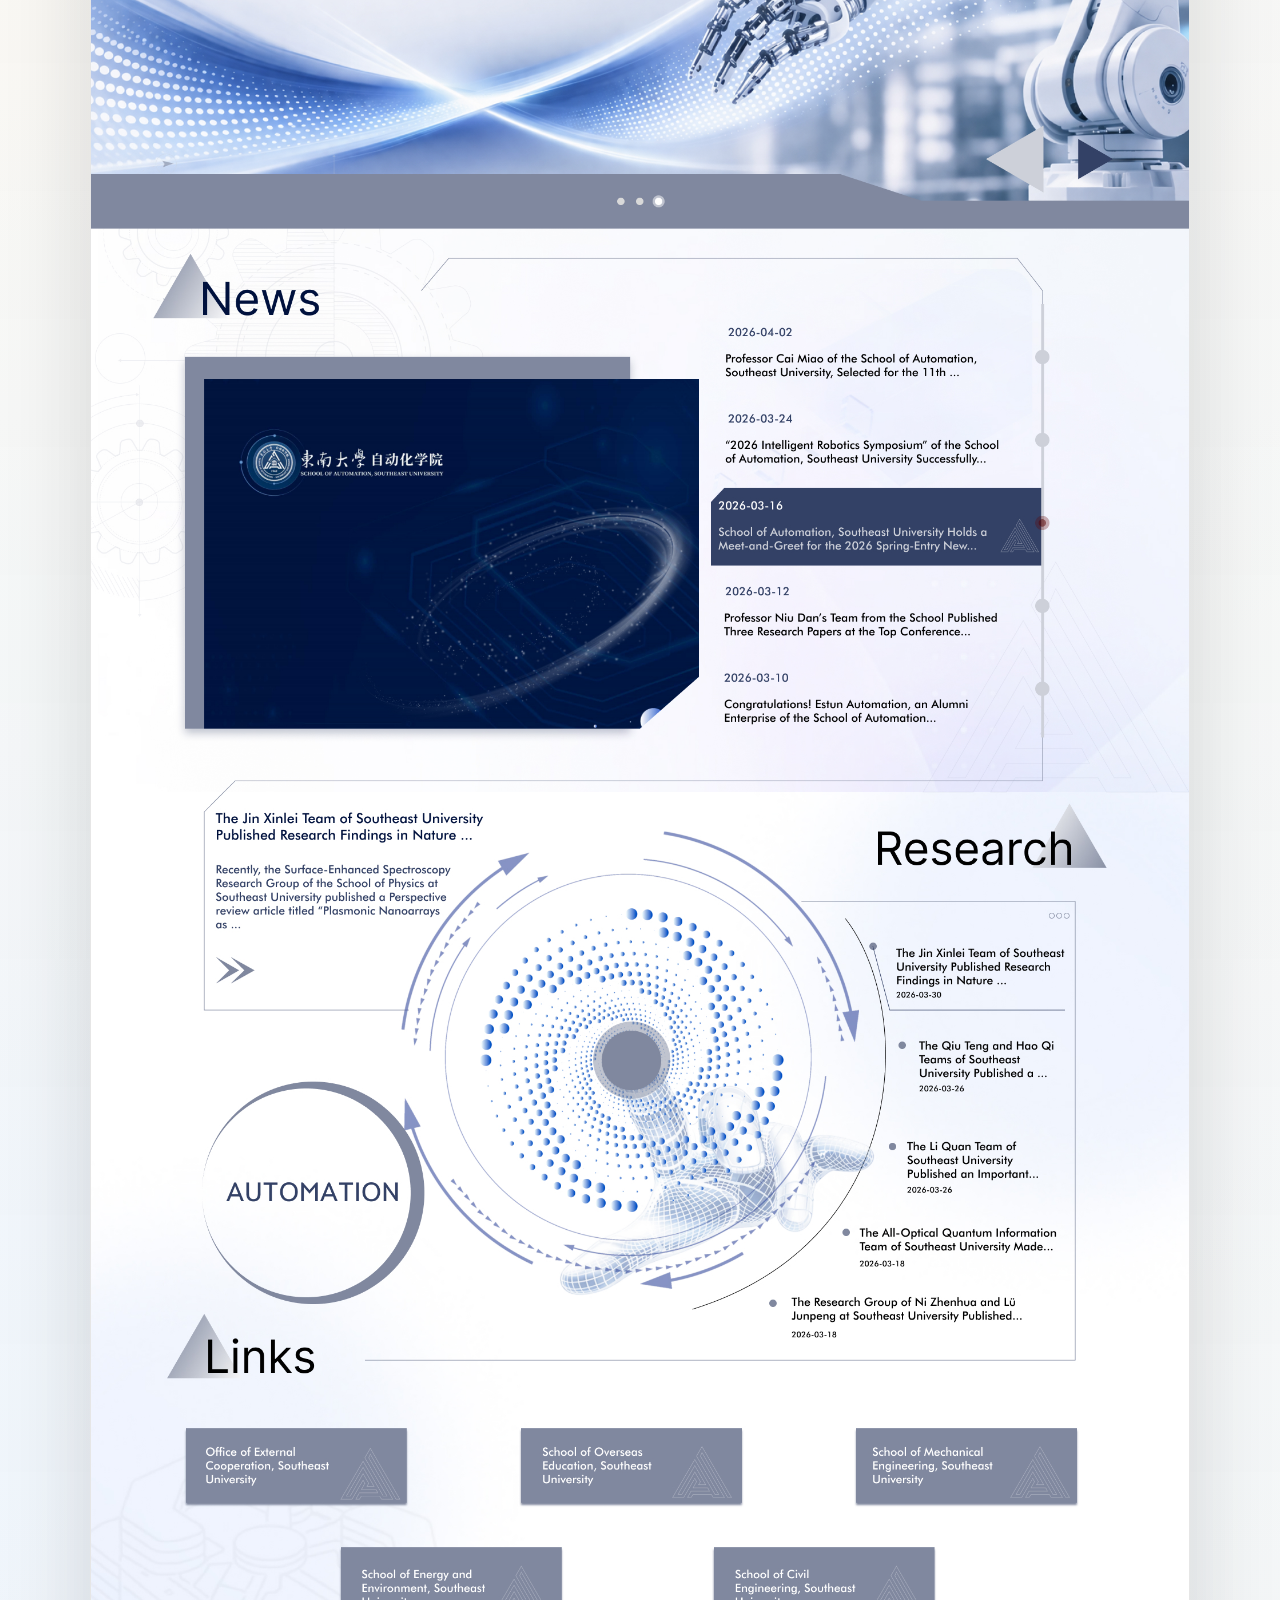
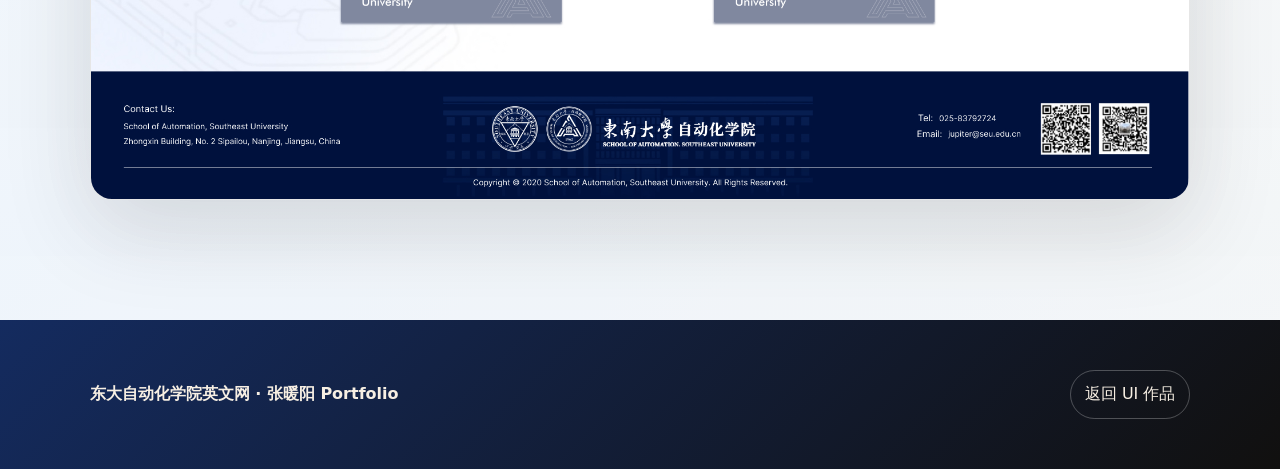
<file: ui/automation.html>
<!DOCTYPE html>

<html lang="zh-CN"><head><meta charset="utf-8"/><meta content="width=device-width,initial-scale=1" name="viewport"/><title>东大自动化学院英文网 | 张暖阳 Portfolio</title><style>:root{--accent:#183b76;--accent2:#9fd7f3;--dark:#081b43;}
:root{--paper:#fff8ec;--ink:#101010;--line:rgba(16,16,16,.14);--muted:rgba(16,16,16,.62);--accent:#ef3215;--accent2:#7be8d8;--dark:#101010;--ease:cubic-bezier(.19,1,.22,1)}
*{box-sizing:border-box}html{scroll-behavior:smooth;background:var(--paper);font-size:62.5%}body{margin:0;background:radial-gradient(circle at 14% 12%,color-mix(in srgb,var(--accent) 20%,transparent),transparent 26%),radial-gradient(circle at 84% 8%,color-mix(in srgb,var(--accent2) 24%,transparent),transparent 32%),linear-gradient(135deg,#fffdf6,#f7f1e7 52%,#fffaf0);color:var(--ink);font-family:Inter,ui-sans-serif,system-ui,-apple-system,BlinkMacSystemFont,"Segoe UI","PingFang SC","Microsoft YaHei",sans-serif;font-size:1.6rem;line-height:1.65;-webkit-font-smoothing:antialiased}a{color:inherit;text-decoration:none}.grain{position:fixed;inset:-20%;pointer-events:none;opacity:.045;background-image:linear-gradient(0deg,#111 1px,transparent 1px),linear-gradient(90deg,#111 1px,transparent 1px);background-size:4px 4px;z-index:10;mix-blend-mode:multiply}.topbar{position:fixed;left:2.4rem;right:2.4rem;top:2rem;z-index:30;display:flex;justify-content:space-between;gap:1.5rem;align-items:center;padding:1.1rem 1.4rem;border:1px solid rgba(255,255,255,.38);border-radius:999px;background:rgba(255,248,236,.58);backdrop-filter:blur(18px) saturate(1.1);box-shadow:0 20px 60px rgba(16,16,16,.08)}.topbar strong{font-size:1.35rem;text-transform:uppercase;letter-spacing:.04em}.topbar a{display:inline-flex;align-items:center;gap:.8rem;min-height:3.4rem;padding:0 1.2rem;border:1px solid var(--line);border-radius:999px;font-size:1.25rem;font-weight:850;background:rgba(255,255,255,.38);transition:transform .32s var(--ease),background .32s ease}.topbar a:hover{transform:translateY(-2px);background:white}.hero{position:relative;min-height:100vh;display:grid;align-items:end;overflow:hidden;padding:11rem min(7vw,10rem) 8rem}.hero:before{content:"";position:absolute;width:min(72rem,60vw);aspect-ratio:1;border-radius:50%;right:-12vw;top:10vh;background:radial-gradient(circle,color-mix(in srgb,var(--accent) 34%,transparent),transparent 62%);filter:blur(2px);animation:pulse 7s ease-in-out infinite}.hero:after{content:"";position:absolute;inset:0;background:linear-gradient(90deg,transparent,rgba(255,255,255,.38),transparent);transform:translateX(-70%) rotate(-12deg);animation:sweep 7s ease-in-out infinite}.hero-inner{position:relative;z-index:2;display:grid;grid-template-columns:minmax(0,1fr) minmax(30rem,48rem);gap:min(7vw,8rem);align-items:end;max-width:150rem;margin:0 auto;width:100%}.kicker{display:inline-flex;gap:1rem;align-items:center;margin-bottom:1.8rem;color:var(--accent);font-family:Georgia,"Times New Roman",serif;font-style:italic}.kicker:before{content:"";width:5.8rem;height:1px;background:currentColor}.hero h1{margin:0;font-size:clamp(6.4rem,11vw,16rem);font-weight:950;line-height:.78;text-transform:uppercase;letter-spacing:-.06em}.hero h1 em{display:block;color:transparent;-webkit-text-stroke:1.2px var(--dark);font-style:normal}.hero p{max-width:66rem;margin:3rem 0 0;color:var(--muted);font-size:clamp(1.8rem,1.6vw,2.3rem)}.meta-card{position:relative;z-index:2;padding:3rem;border:1px solid var(--line);background:rgba(255,255,255,.52);backdrop-filter:blur(18px);box-shadow:0 30px 90px rgba(16,16,16,.12)}.meta-card h2{margin:0;font-size:2.8rem;line-height:1.05}.meta-list{display:grid;gap:1.3rem;margin-top:2.2rem}.meta-list div{padding-top:1.3rem;border-top:1px solid var(--line)}.meta-list b{display:block;color:var(--accent);font-size:1.2rem;text-transform:uppercase}.tags{display:flex;flex-wrap:wrap;gap:.8rem;margin-top:2rem}.tags span{display:inline-flex;align-items:center;min-height:3.2rem;padding:0 1.1rem;border-radius:999px;border:1px solid color-mix(in srgb,var(--accent) 38%,transparent);background:rgba(255,255,255,.42);font-size:1.2rem;font-weight:850}.scroll-tip{position:absolute;left:min(7vw,10rem);bottom:3rem;color:var(--muted);font-size:1.2rem;font-weight:900;text-transform:uppercase;letter-spacing:.08em}.gallery-wrap{position:relative;padding:7rem min(7vw,10rem) 12rem;background:rgba(255,255,255,.42)}.gallery-head{max-width:150rem;margin:0 auto 3.2rem;display:flex;justify-content:space-between;gap:2rem;align-items:end}.gallery-head h2{margin:0;font-size:clamp(4.6rem,7vw,10rem);line-height:.82;text-transform:uppercase;letter-spacing:-.06em}.gallery-head p{max-width:46rem;margin:0;color:var(--muted)}.gallery{max-width:150rem;margin:0 auto;display:grid;gap:2rem}.gallery.two{grid-template-columns:repeat(2,minmax(0,1fr))}.gallery.one{grid-template-columns:1fr}.page-card{position:relative;overflow:hidden;border:1px solid rgba(16,16,16,.11);border-radius:1.8rem;background:#fff;box-shadow:0 24px 72px rgba(16,16,16,.10);transform:translateY(4rem);opacity:0;transition:opacity .72s ease,transform .92s var(--ease),box-shadow .42s var(--ease)}.page-card.is-visible{opacity:1;transform:translateY(0)}.page-card:hover{box-shadow:0 36px 100px rgba(16,16,16,.18);transform:translateY(-.8rem)}.page-card img{display:block;width:100%;height:auto}.page-card b{position:absolute;left:1.4rem;top:1.4rem;z-index:2;display:grid;place-items:center;min-width:4.6rem;height:3.2rem;padding:0 1rem;border-radius:999px;background:rgba(255,248,236,.82);backdrop-filter:blur(10px);color:var(--dark);font-size:1.2rem;letter-spacing:.08em}.footer{padding:5rem min(7vw,10rem);background:var(--dark);color:var(--paper)}.footer-inner{max-width:150rem;margin:auto;display:flex;align-items:center;justify-content:space-between;gap:2rem}.footer a{border:1px solid rgba(255,255,255,.26);border-radius:999px;padding:1rem 1.4rem}.orb{position:absolute;z-index:1;border-radius:50%;background:var(--accent);opacity:.13;filter:blur(.5px);animation:float 8s ease-in-out infinite}.orb.o1{width:16rem;aspect-ratio:1;left:8%;top:24%}.orb.o2{width:9rem;aspect-ratio:1;right:22%;top:18%;background:var(--accent2);animation-delay:-2s}.orb.o3{width:6rem;aspect-ratio:1;right:36%;bottom:20%;animation-delay:-4s}@keyframes pulse{50%{transform:scale(1.08);opacity:.76}}@keyframes sweep{50%{transform:translateX(70%) rotate(-12deg)}}@keyframes float{50%{transform:translateY(-2rem) translateX(1rem)}}@media(max-width:900px){.hero{padding:10rem 2rem 7rem}.hero-inner{grid-template-columns:1fr}.gallery-wrap{padding:5rem 2rem 9rem}.gallery.two{grid-template-columns:1fr}.gallery-head{display:grid}.topbar{left:1rem;right:1rem}.footer-inner{display:grid}.hero h1{font-size:clamp(5.2rem,18vw,9rem)}}
.ui-shot{max-width:min(126rem,100%);margin:0 auto;border-radius:1.6rem;overflow:hidden;box-shadow:0 30px 90px rgba(16,16,16,.16);border:1px solid rgba(16,16,16,.12);background:#fff}.ui-shot img{display:block;width:100%;height:auto}.gallery-wrap{background:linear-gradient(180deg,rgba(255,255,255,.55),rgba(231,242,255,.52))}

/* --- UI case refinement --- */
:root{--accent:#2667d9;--accent2:#86c7ff;--dark:#142b5f;--paper:#f7efe3;--ink:#11100f;--milk:#fff9ee;}
body{
  background:
    radial-gradient(circle at 15% 12%, color-mix(in srgb,var(--accent) 18%,transparent), transparent 30%),
    radial-gradient(circle at 86% 10%, color-mix(in srgb,var(--accent2) 24%,transparent), transparent 31%),
    linear-gradient(135deg,#fffaf1 0%,#eef4fb 58%,#fff7ec 100%);
}
.topbar{border-color:rgba(17,16,15,.10);background:rgba(255,249,238,.72);box-shadow:0 20px 70px rgba(17,16,15,.10);}
.topbar a{background:rgba(255,255,255,.52);}
.hero-inner,.gallery-head,.footer-inner{max-width:148rem;}
.hero h1 em{-webkit-text-stroke:1.1px var(--dark);}
.hero p,.gallery-head p{line-height:1.78;}
.meta-card{border-radius:2.4rem;border-color:rgba(17,16,15,.12);background:rgba(255,249,238,.64);box-shadow:0 30px 90px rgba(17,16,15,.12);}
.tags span{background:rgba(255,255,255,.50);}
.gallery-wrap{background:linear-gradient(180deg,rgba(255,249,238,.68),rgba(236,245,255,.60));}
.ui-shot{border-radius:2.2rem;border-color:rgba(17,16,15,.10);box-shadow:0 28px 90px rgba(17,16,15,.14);}
.footer{background:linear-gradient(135deg,var(--dark),#11100f);}
.footer a{color:var(--paper);}



/* --- 2026-05-15 v4: looser project detail hero titles --- */
.hero h1{
  letter-spacing:-.026em!important;
  line-height:.88!important;
  word-spacing:.055em;
  max-width:112rem;
}
.hero h1 em{
  margin-top:.16em;
  letter-spacing:.035em!important;
  line-height:1.05!important;
}
.gallery-head h2{
  letter-spacing:-.035em!important;
  line-height:.9!important;
}
@media(max-width:900px){
  .hero h1{letter-spacing:-.012em!important;line-height:.94!important;word-spacing:.02em;}
  .hero h1 em{margin-top:.12em;letter-spacing:.02em!important;}
}



/* --- 2026-05-15 v5: detail page title/nav spacing + back-to-top button --- */
.topbar nav{display:flex;align-items:center;justify-content:flex-end;gap:.9rem;flex-wrap:wrap;min-width:0;}
.topbar strong{white-space:nowrap;}
.topbar a{white-space:nowrap;}
.hero-inner{gap:clamp(4rem,7vw,9.6rem)!important;align-items:center!important;}
.hero h1{
  max-width:118rem!important;
  letter-spacing:-.012em!important;
  line-height:.96!important;
  word-spacing:.08em!important;
}
.hero h1 em{
  margin-top:.22em!important;
  letter-spacing:.08em!important;
  line-height:1.12!important;
}
.hero p{line-height:1.9!important;letter-spacing:.018em;}
.meta-card{min-width:0!important;}
.meta-card h2{line-height:1.18!important;letter-spacing:.02em;}
.meta-list{gap:1.65rem!important;}
.meta-list div{padding-top:1.55rem!important;}
.meta-list span{line-height:1.75!important;}
.tags{gap:1rem!important;}
.gallery-head h2{letter-spacing:-.018em!important;line-height:.98!important;}
.gallery-head p{line-height:1.86!important;letter-spacing:.018em;}
@media(max-width:900px){
  .topbar{align-items:flex-start;border-radius:2rem;}
  .topbar nav{justify-content:flex-start;}
  .hero h1{font-size:clamp(4.8rem,15vw,8.6rem)!important;line-height:1!important;letter-spacing:-.005em!important;}
  .hero h1 em{letter-spacing:.045em!important;}
}



/* --- 2026-05-15 v7: put page grid texture behind the real project/UI images --- */
body{position:relative;isolation:isolate;}
.grain{z-index:0!important;opacity:.026!important;mix-blend-mode:normal!important;}
main,.footer,.topbar{position:relative;z-index:2;}
.hero-inner,.gallery-wrap,.gallery,.gallery-head,.page-card,.footer-inner{position:relative;z-index:2;}
.hero:before,.hero:after,.orb{z-index:0;pointer-events:none;}
.page-card img,.ui-detail-card img,.project-video-card video{position:relative;z-index:3;background:#fff;}

.project-video-section{
  position:relative;
  z-index:2;
  padding:7rem min(7vw,10rem) 2rem;
  background:linear-gradient(180deg,rgba(255,255,255,.40),rgba(255,249,238,.62));
}
.project-video-inner{max-width:150rem;margin:0 auto;}
.project-video-head{display:flex;align-items:flex-end;justify-content:space-between;gap:2.4rem;margin-bottom:2.8rem;}
.project-video-head span{display:inline-flex;align-items:center;min-height:3rem;padding:0 1.1rem;border:1px solid rgba(16,16,16,.12);border-radius:999px;color:var(--accent);font-size:1.08rem;font-weight:900;letter-spacing:.14em;text-transform:uppercase;background:rgba(255,255,255,.44);}
.project-video-head h2{margin:.8rem 0 0;font-size:clamp(4rem,6.2vw,8.4rem);line-height:.88;letter-spacing:-.045em;text-transform:uppercase;}
.project-video-head p{max-width:46rem;margin:0;color:var(--muted);line-height:1.82;letter-spacing:.018em;}
.project-video-grid{display:grid;grid-template-columns:repeat(2,minmax(0,1fr));gap:2rem;}
.project-video-grid.single{grid-template-columns:1fr;}
.project-video-card{position:relative;overflow:hidden;margin:0;border:1px solid rgba(16,16,16,.11);border-radius:2.4rem;background:rgba(255,255,255,.72);box-shadow:0 24px 78px rgba(17,16,15,.12);transition:transform .5s var(--ease),box-shadow .42s ease;}
.project-video-card:hover{transform:translateY(-.6rem);box-shadow:0 34px 110px rgba(17,16,15,.18);}
.project-video-card video{display:block;width:100%;aspect-ratio:16/9;object-fit:cover;border-radius:1.8rem 1.8rem 0 0;background:#101010;}
.project-video-card figcaption{display:flex;align-items:center;justify-content:space-between;gap:1.8rem;padding:1.7rem 1.8rem 1.9rem;}
.project-video-card figcaption b{color:var(--dark);font-size:1.72rem;letter-spacing:.02em;}
.project-video-card figcaption span{color:var(--muted);font-size:1.3rem;line-height:1.55;text-align:right;}
@media(max-width:900px){
  .project-video-section{padding:5.2rem 2rem 1.2rem;}
  .project-video-head{display:grid;gap:1.4rem;}
  .project-video-grid{grid-template-columns:1fr;}
  .project-video-card figcaption{display:grid;gap:.6rem;}
  .project-video-card figcaption span{text-align:left;}
}



/* --- 2026-05-15 v17: editorial detail-page hero, no card-heavy header --- */
.detail-hero{
  min-height:100svh!important;
  align-items:center!important;
  padding:clamp(9.6rem,11vh,12rem) min(6.8vw,9.6rem) clamp(5.4rem,7vh,7.4rem)!important;
  isolation:isolate;
}
.detail-hero::before,
.detail-hero::after{
  /* keep original animated atmosphere, only send it behind content */
  z-index:0!important;
}
.detail-hero__inner{
  position:relative;
  z-index:2;
  width:100%;
  max-width:150rem!important;
  margin:0 auto;
  display:grid!important;
  grid-template-columns:minmax(0,1.18fr) minmax(32rem,.82fr)!important;
  gap:clamp(4.8rem,7vw,10rem)!important;
  align-items:center!important;
}
.detail-hero__copy{
  position:relative;
  min-width:0;
  padding-top:clamp(1rem,2vh,2.6rem);
}
.detail-hero__copy::before{
  content:"";
  position:absolute;
  left:0;
  top:-1.2rem;
  width:clamp(10rem,16vw,22rem);
  height:.2rem;
  border-radius:999px;
  background:linear-gradient(90deg,var(--accent),color-mix(in srgb,var(--accent2) 80%,transparent),transparent);
  transform-origin:left center;
  animation:heroLine 5.8s var(--ease) infinite;
}
.detail-hero .kicker{
  margin-bottom:clamp(1.8rem,2.4vh,2.8rem)!important;
  color:color-mix(in srgb,var(--dark) 76%,var(--accent) 24%)!important;
}
.detail-hero h1{
  margin:0!important;
  max-width:94rem!important;
  font-size:clamp(5.6rem,8.8vw,13.6rem)!important;
  line-height:.9!important;
  letter-spacing:-.045em!important;
  word-spacing:.035em!important;
  text-wrap:balance;
}
.detail-hero h1 em{
  display:block;
  margin-top:.14em!important;
  font-size:.42em!important;
  line-height:1.08!important;
  letter-spacing:.18em!important;
  text-transform:none;
  color:var(--dark)!important;
  -webkit-text-stroke:0!important;
  opacity:.88;
}
.detail-hero__intro{
  max-width:74rem!important;
  margin:clamp(2.2rem,3vh,3.4rem) 0 0!important;
  color:rgba(17,16,15,.70)!important;
  font-size:clamp(1.72rem,1.25vw,2.18rem)!important;
  line-height:1.9!important;
  letter-spacing:.02em;
}
.detail-hero__side{
  position:relative;
  min-width:0;
  padding:clamp(2rem,3vw,3.2rem) 0 clamp(2rem,3vw,3.2rem) clamp(2.4rem,3.6vw,4.8rem);
  border-left:1px solid rgba(17,16,15,.16);
}
.detail-hero__side::before{
  content:"";
  position:absolute;
  left:-1px;
  top:clamp(2rem,3vw,3.2rem);
  width:2px;
  height:clamp(5.8rem,11vh,10rem);
  border-radius:999px;
  background:linear-gradient(var(--accent),var(--accent2));
  box-shadow:0 0 2.8rem color-mix(in srgb,var(--accent) 36%,transparent);
  animation:sideGlow 4.8s ease-in-out infinite;
}
.detail-hero__index{
  display:flex;
  align-items:center;
  justify-content:space-between;
  gap:1.6rem;
  margin-bottom:clamp(2rem,3vh,3.2rem);
  color:rgba(17,16,15,.46);
  font-size:1.15rem;
  font-weight:900;
  letter-spacing:.16em;
  text-transform:uppercase;
}
.detail-hero__index b{
  color:var(--dark);
  font-size:clamp(2.8rem,3.8vw,4.8rem);
  line-height:1;
  letter-spacing:-.04em;
}
.detail-hero__label{
  margin:0 0 1.6rem;
  color:var(--accent);
  font-size:1.18rem;
  font-weight:950;
  letter-spacing:.14em;
  text-transform:uppercase;
}
.detail-meta{
  display:grid;
  gap:1.6rem;
  margin:0;
}
.detail-meta div{
  display:grid;
  grid-template-columns:7.8rem minmax(0,1fr);
  gap:1.6rem;
  align-items:start;
  padding:0 0 1.55rem;
  border-bottom:1px solid rgba(17,16,15,.11);
}
.detail-meta dt{
  color:rgba(17,16,15,.42);
  font-size:1.12rem;
  font-weight:950;
  letter-spacing:.13em;
  text-transform:uppercase;
}
.detail-meta dd{
  margin:0;
  color:rgba(17,16,15,.76);
  font-size:1.52rem;
  line-height:1.75;
  font-weight:650;
}
.detail-tags{
  display:flex;
  flex-wrap:wrap;
  gap:.76rem 1.1rem!important;
  margin-top:clamp(2rem,3vh,3rem)!important;
}
.detail-tags span{
  position:relative;
  display:inline-flex!important;
  align-items:center;
  min-height:auto!important;
  padding:0 0 0 1.2rem!important;
  border:0!important;
  border-radius:0!important;
  background:transparent!important;
  color:rgba(17,16,15,.64)!important;
  font-size:1.22rem!important;
  font-weight:900!important;
  letter-spacing:.04em;
}
.detail-tags span::before{
  content:"";
  position:absolute;
  left:0;
  width:.42rem;
  height:.42rem;
  border-radius:50%;
  background:var(--accent);
  box-shadow:0 0 1.2rem color-mix(in srgb,var(--accent) 52%,transparent);
}
.detail-hero .scroll-tip{
  z-index:2;
  left:min(6.8vw,9.6rem)!important;
  bottom:clamp(2.2rem,3.6vh,3.6rem)!important;
  opacity:.78;
}
@keyframes heroLine{
  0%,100%{transform:scaleX(.62);opacity:.48;}
  50%{transform:scaleX(1);opacity:1;}
}
@keyframes sideGlow{
  0%,100%{transform:translateY(0);opacity:.72;}
  50%{transform:translateY(2.2rem);opacity:1;}
}
@media(max-width:1100px){
  .detail-hero{min-height:auto!important;}
  .detail-hero__inner{grid-template-columns:1fr!important;gap:clamp(3.2rem,5vw,5rem)!important;}
  .detail-hero__side{padding:2.8rem 0 0;border-left:0;border-top:1px solid rgba(17,16,15,.14);}
  .detail-hero__side::before{left:0;top:-1px;width:clamp(8rem,28vw,18rem);height:2px;background:linear-gradient(90deg,var(--accent),var(--accent2));animation:heroLine 5.8s var(--ease) infinite;}
  .detail-hero__index{max-width:68rem;}
}
@media(max-width:720px){
  .detail-hero{padding:10rem 2rem 5.6rem!important;}
  .detail-hero h1{font-size:clamp(4.4rem,16vw,7.2rem)!important;letter-spacing:-.025em!important;}
  .detail-hero h1 em{font-size:.5em!important;letter-spacing:.1em!important;}
  .detail-hero__intro{font-size:1.62rem!important;line-height:1.82!important;}
  .detail-meta div{grid-template-columns:1fr;gap:.45rem;padding-bottom:1.35rem;}
  .detail-hero__index{display:grid;gap:.6rem;}
  .detail-hero .scroll-tip{position:relative!important;left:auto!important;bottom:auto!important;margin:3.2rem 0 0 2rem;}
}



/* --- 2026-05-15 v19: reverse-white treatment for overlapped UI detail hero text --- */
.detail-hero{
  overflow:hidden!important;
}
.detail-hero__copy,
.detail-hero__side{
  position:relative;
  z-index:3!important;
}
.detail-hero h1{
  position:relative;
  z-index:2;
  max-width:min(94rem, 100%)!important;
}
.detail-hero h1 em{
  display:inline-flex!important;
  align-items:center;
  width:max-content;
  max-width:100%;
  margin-top:.26em!important;
  padding:.16em .58em .2em!important;
  border-radius:999px;
  background:linear-gradient(105deg, rgba(17,16,15,.94), rgba(17,16,15,.78));
  color:var(--paper)!important;
  -webkit-text-stroke:0!important;
  text-shadow:none!important;
  box-shadow:0 1.4rem 4rem rgba(17,16,15,.16), inset 0 0 0 1px rgba(255,255,255,.14);
  backdrop-filter:blur(12px);
}
.detail-hero__intro{
  max-width:min(72rem, 100%)!important;
  color:inherit!important;
}
.detail-hero__intro .reverse-flow{
  color:var(--paper)!important;
  background:linear-gradient(96deg, rgba(17,16,15,.88), rgba(17,16,15,.72));
  padding:.13em .34em .19em;
  border-radius:.34em;
  -webkit-box-decoration-break:clone;
  box-decoration-break:clone;
  line-height:2.04;
  text-shadow:0 .08em .16em rgba(0,0,0,.18);
  box-shadow:.5rem 0 0 rgba(17,16,15,.74), -.5rem 0 0 rgba(17,16,15,.88);
}
.detail-hero__side{
  padding-left:clamp(2.8rem,4.2vw,5.6rem)!important;
}
.detail-hero__side::after{
  content:"";
  position:absolute;
  z-index:-1;
  left:clamp(1.2rem,2vw,2.4rem);
  top:50%;
  width:clamp(14rem,20vw,28rem);
  height:clamp(14rem,20vw,28rem);
  transform:translateY(-50%);
  border-radius:50%;
  background:radial-gradient(circle, rgba(255,255,255,.44), rgba(255,255,255,0) 68%);
  filter:blur(2px);
  pointer-events:none;
}
.detail-meta dd{
  color:rgba(17,16,15,.76)!important;
}
.detail-tags span{
  background:rgba(255,255,255,.44)!important;
}
@media(max-width:900px){
  .detail-hero h1 em{
    border-radius:1.6rem;
    letter-spacing:.12em!important;
  }
  .detail-hero__intro .reverse-flow{
    line-height:2.05;
    box-shadow:.38rem 0 0 rgba(17,16,15,.76), -.38rem 0 0 rgba(17,16,15,.88);
  }
  .detail-hero__side::after{display:none;}
}

</style></head>
<body id="top"><div class="grain"></div><header class="topbar"><strong>张暖阳 / UI Design</strong><nav><a href="../index.html#internship">← 返回作品集</a><a class="back-to-top" href="#top">回到顶部</a></nav></header>
<main><section class="hero detail-hero" id="top"><span class="orb o1"></span><span class="orb o2"></span><span class="orb o3"></span><div class="hero-inner detail-hero__inner"><div class="detail-hero__copy"><span class="kicker">University Website UI</span><h1>SEU School of Automation<em>界面设计</em></h1><p class="detail-hero__intro"><span class="reverse-flow">以机械臂、蓝色科技线条和英文导航为核心，强化自动化学院的国际化、工程感与科研展示效率。头部用简洁层级说明项目背景和视觉方向。</span></p></div><aside aria-label="Design Overview" class="detail-hero__side"><div class="detail-hero__index"><span>University UI</span><b>UI 02</b></div><p class="detail-hero__label">Design Overview</p><dl class="detail-meta"><div><dt>Type</dt><dd>高校官网首页 / 学院品牌展示 / 信息架构优化</dd></div><div><dt>Focus</dt><dd>工程科技感、英文导航、科研入口、视觉统一性</dd></div></dl><div class="tags detail-tags"><span>Homepage UI</span><span>College Website</span><span>Visual System</span><span>Information Design</span></div></aside></div><div class="scroll-tip">Scroll / full page</div></section>
<section class="gallery-wrap" id="detail"><div class="gallery-head"><h2>Full<br/>Page</h2><p>从首屏到页脚完整呈现界面结构、栏目组织和视觉层级。</p></div><figure class="ui-shot page-card"><b>UI</b><img alt="东大自动化学院英文网完整界面设计" loading="lazy" src="../assets/ui/automation.jpg"/></figure></section></main>
<footer class="footer"><div class="footer-inner"><strong>东大自动化学院英文网 · 张暖阳 Portfolio</strong><a href="../index.html#internship">返回 UI 作品</a></div></footer>
<script>
const io=new IntersectionObserver((entries)=>{entries.forEach(e=>{if(e.isIntersecting){e.target.classList.add('is-visible');io.unobserve(e.target)}})},{threshold:.12});
document.querySelectorAll('.page-card').forEach(el=>io.observe(el));
window.addEventListener('pointermove',e=>{document.documentElement.style.setProperty('--mx',e.clientX/window.innerWidth);document.documentElement.style.setProperty('--my',e.clientY/window.innerHeight);});
</script>
</body></html>
</file>
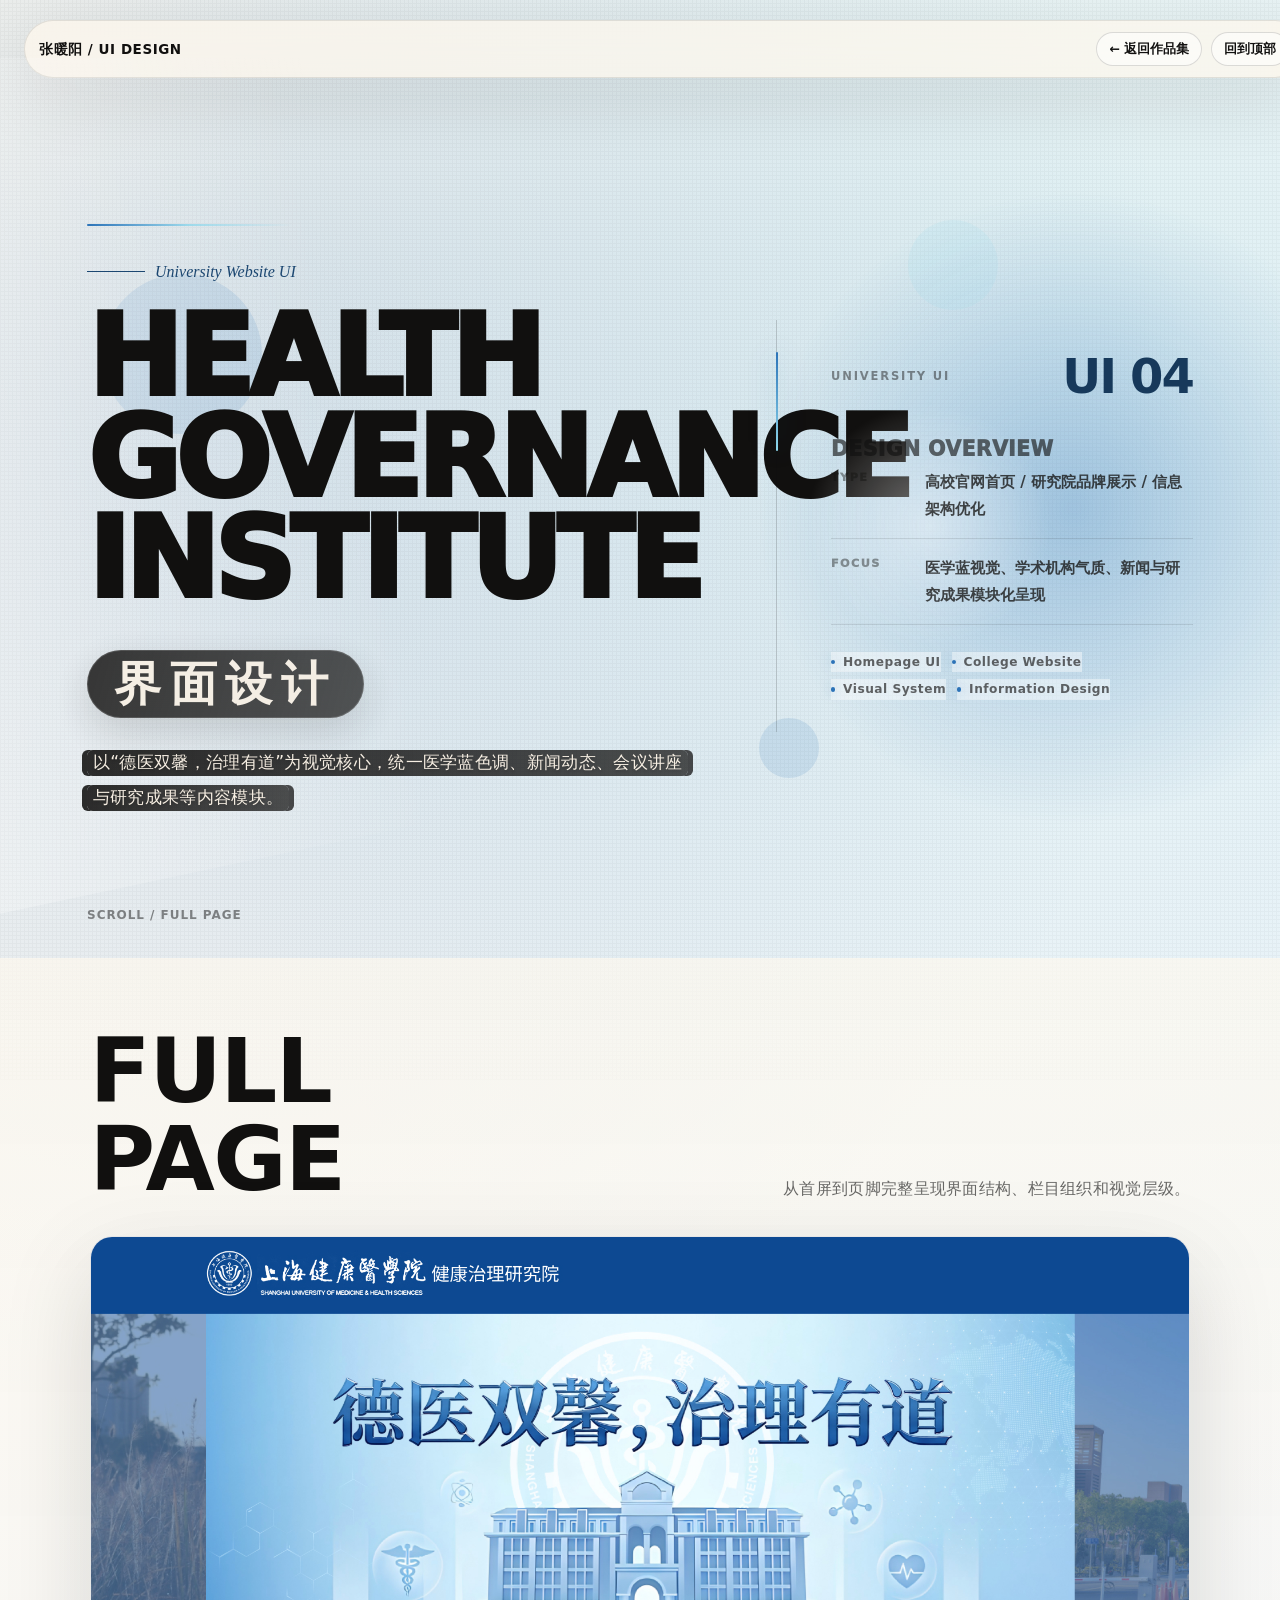
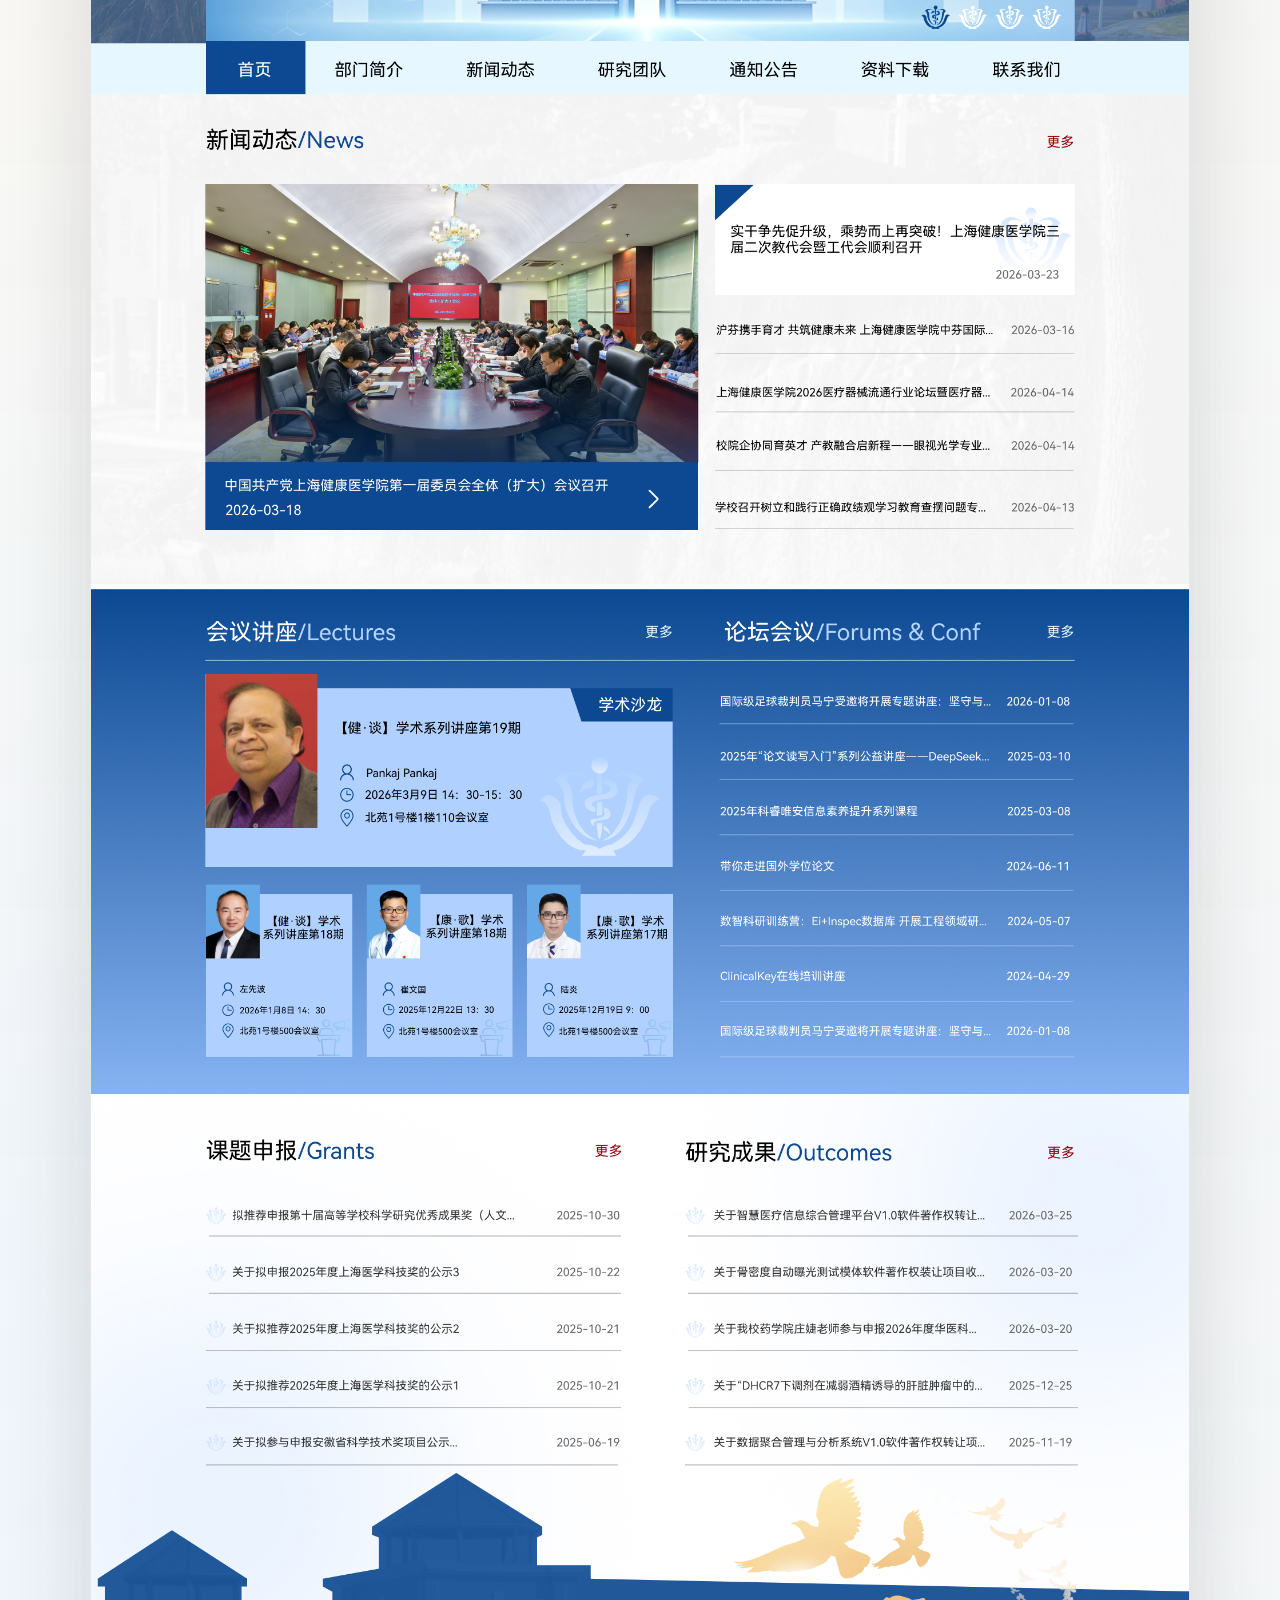
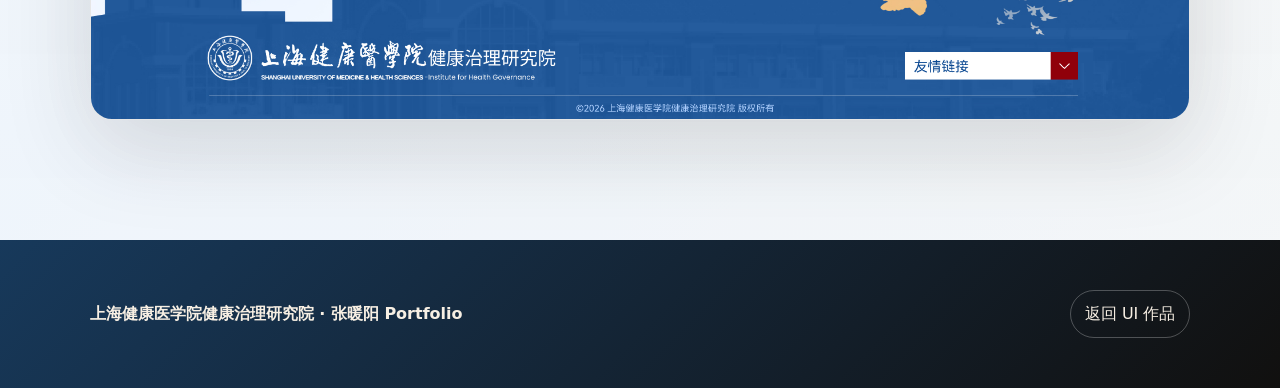
<file: ui/health-governance.html>
<!DOCTYPE html>

<html lang="zh-CN"><head><meta charset="utf-8"/><meta content="width=device-width,initial-scale=1" name="viewport"/><title>上海健康医学院健康治理研究院 | 张暖阳 Portfolio</title><style>:root{--accent:#1b62aa;--accent2:#9fd7f3;--dark:#0b3e76;}
:root{--paper:#fff8ec;--ink:#101010;--line:rgba(16,16,16,.14);--muted:rgba(16,16,16,.62);--accent:#ef3215;--accent2:#7be8d8;--dark:#101010;--ease:cubic-bezier(.19,1,.22,1)}
*{box-sizing:border-box}html{scroll-behavior:smooth;background:var(--paper);font-size:62.5%}body{margin:0;background:radial-gradient(circle at 14% 12%,color-mix(in srgb,var(--accent) 20%,transparent),transparent 26%),radial-gradient(circle at 84% 8%,color-mix(in srgb,var(--accent2) 24%,transparent),transparent 32%),linear-gradient(135deg,#fffdf6,#f7f1e7 52%,#fffaf0);color:var(--ink);font-family:Inter,ui-sans-serif,system-ui,-apple-system,BlinkMacSystemFont,"Segoe UI","PingFang SC","Microsoft YaHei",sans-serif;font-size:1.6rem;line-height:1.65;-webkit-font-smoothing:antialiased}a{color:inherit;text-decoration:none}.grain{position:fixed;inset:-20%;pointer-events:none;opacity:.045;background-image:linear-gradient(0deg,#111 1px,transparent 1px),linear-gradient(90deg,#111 1px,transparent 1px);background-size:4px 4px;z-index:10;mix-blend-mode:multiply}.topbar{position:fixed;left:2.4rem;right:2.4rem;top:2rem;z-index:30;display:flex;justify-content:space-between;gap:1.5rem;align-items:center;padding:1.1rem 1.4rem;border:1px solid rgba(255,255,255,.38);border-radius:999px;background:rgba(255,248,236,.58);backdrop-filter:blur(18px) saturate(1.1);box-shadow:0 20px 60px rgba(16,16,16,.08)}.topbar strong{font-size:1.35rem;text-transform:uppercase;letter-spacing:.04em}.topbar a{display:inline-flex;align-items:center;gap:.8rem;min-height:3.4rem;padding:0 1.2rem;border:1px solid var(--line);border-radius:999px;font-size:1.25rem;font-weight:850;background:rgba(255,255,255,.38);transition:transform .32s var(--ease),background .32s ease}.topbar a:hover{transform:translateY(-2px);background:white}.hero{position:relative;min-height:100vh;display:grid;align-items:end;overflow:hidden;padding:11rem min(7vw,10rem) 8rem}.hero:before{content:"";position:absolute;width:min(72rem,60vw);aspect-ratio:1;border-radius:50%;right:-12vw;top:10vh;background:radial-gradient(circle,color-mix(in srgb,var(--accent) 34%,transparent),transparent 62%);filter:blur(2px);animation:pulse 7s ease-in-out infinite}.hero:after{content:"";position:absolute;inset:0;background:linear-gradient(90deg,transparent,rgba(255,255,255,.38),transparent);transform:translateX(-70%) rotate(-12deg);animation:sweep 7s ease-in-out infinite}.hero-inner{position:relative;z-index:2;display:grid;grid-template-columns:minmax(0,1fr) minmax(30rem,48rem);gap:min(7vw,8rem);align-items:end;max-width:150rem;margin:0 auto;width:100%}.kicker{display:inline-flex;gap:1rem;align-items:center;margin-bottom:1.8rem;color:var(--accent);font-family:Georgia,"Times New Roman",serif;font-style:italic}.kicker:before{content:"";width:5.8rem;height:1px;background:currentColor}.hero h1{margin:0;font-size:clamp(6.4rem,11vw,16rem);font-weight:950;line-height:.78;text-transform:uppercase;letter-spacing:-.06em}.hero h1 em{display:block;color:transparent;-webkit-text-stroke:1.2px var(--dark);font-style:normal}.hero p{max-width:66rem;margin:3rem 0 0;color:var(--muted);font-size:clamp(1.8rem,1.6vw,2.3rem)}.meta-card{position:relative;z-index:2;padding:3rem;border:1px solid var(--line);background:rgba(255,255,255,.52);backdrop-filter:blur(18px);box-shadow:0 30px 90px rgba(16,16,16,.12)}.meta-card h2{margin:0;font-size:2.8rem;line-height:1.05}.meta-list{display:grid;gap:1.3rem;margin-top:2.2rem}.meta-list div{padding-top:1.3rem;border-top:1px solid var(--line)}.meta-list b{display:block;color:var(--accent);font-size:1.2rem;text-transform:uppercase}.tags{display:flex;flex-wrap:wrap;gap:.8rem;margin-top:2rem}.tags span{display:inline-flex;align-items:center;min-height:3.2rem;padding:0 1.1rem;border-radius:999px;border:1px solid color-mix(in srgb,var(--accent) 38%,transparent);background:rgba(255,255,255,.42);font-size:1.2rem;font-weight:850}.scroll-tip{position:absolute;left:min(7vw,10rem);bottom:3rem;color:var(--muted);font-size:1.2rem;font-weight:900;text-transform:uppercase;letter-spacing:.08em}.gallery-wrap{position:relative;padding:7rem min(7vw,10rem) 12rem;background:rgba(255,255,255,.42)}.gallery-head{max-width:150rem;margin:0 auto 3.2rem;display:flex;justify-content:space-between;gap:2rem;align-items:end}.gallery-head h2{margin:0;font-size:clamp(4.6rem,7vw,10rem);line-height:.82;text-transform:uppercase;letter-spacing:-.06em}.gallery-head p{max-width:46rem;margin:0;color:var(--muted)}.gallery{max-width:150rem;margin:0 auto;display:grid;gap:2rem}.gallery.two{grid-template-columns:repeat(2,minmax(0,1fr))}.gallery.one{grid-template-columns:1fr}.page-card{position:relative;overflow:hidden;border:1px solid rgba(16,16,16,.11);border-radius:1.8rem;background:#fff;box-shadow:0 24px 72px rgba(16,16,16,.10);transform:translateY(4rem);opacity:0;transition:opacity .72s ease,transform .92s var(--ease),box-shadow .42s var(--ease)}.page-card.is-visible{opacity:1;transform:translateY(0)}.page-card:hover{box-shadow:0 36px 100px rgba(16,16,16,.18);transform:translateY(-.8rem)}.page-card img{display:block;width:100%;height:auto}.page-card b{position:absolute;left:1.4rem;top:1.4rem;z-index:2;display:grid;place-items:center;min-width:4.6rem;height:3.2rem;padding:0 1rem;border-radius:999px;background:rgba(255,248,236,.82);backdrop-filter:blur(10px);color:var(--dark);font-size:1.2rem;letter-spacing:.08em}.footer{padding:5rem min(7vw,10rem);background:var(--dark);color:var(--paper)}.footer-inner{max-width:150rem;margin:auto;display:flex;align-items:center;justify-content:space-between;gap:2rem}.footer a{border:1px solid rgba(255,255,255,.26);border-radius:999px;padding:1rem 1.4rem}.orb{position:absolute;z-index:1;border-radius:50%;background:var(--accent);opacity:.13;filter:blur(.5px);animation:float 8s ease-in-out infinite}.orb.o1{width:16rem;aspect-ratio:1;left:8%;top:24%}.orb.o2{width:9rem;aspect-ratio:1;right:22%;top:18%;background:var(--accent2);animation-delay:-2s}.orb.o3{width:6rem;aspect-ratio:1;right:36%;bottom:20%;animation-delay:-4s}@keyframes pulse{50%{transform:scale(1.08);opacity:.76}}@keyframes sweep{50%{transform:translateX(70%) rotate(-12deg)}}@keyframes float{50%{transform:translateY(-2rem) translateX(1rem)}}@media(max-width:900px){.hero{padding:10rem 2rem 7rem}.hero-inner{grid-template-columns:1fr}.gallery-wrap{padding:5rem 2rem 9rem}.gallery.two{grid-template-columns:1fr}.gallery-head{display:grid}.topbar{left:1rem;right:1rem}.footer-inner{display:grid}.hero h1{font-size:clamp(5.2rem,18vw,9rem)}}
.ui-shot{max-width:min(126rem,100%);margin:0 auto;border-radius:1.6rem;overflow:hidden;box-shadow:0 30px 90px rgba(16,16,16,.16);border:1px solid rgba(16,16,16,.12);background:#fff}.ui-shot img{display:block;width:100%;height:auto}.gallery-wrap{background:linear-gradient(180deg,rgba(255,255,255,.55),rgba(231,242,255,.52))}

/* --- UI case refinement --- */
:root{--accent:#2c73b8;--accent2:#8ed7eb;--dark:#17395b;--paper:#f7efe3;--ink:#11100f;--milk:#fff9ee;}
body{
  background:
    radial-gradient(circle at 15% 12%, color-mix(in srgb,var(--accent) 18%,transparent), transparent 30%),
    radial-gradient(circle at 86% 10%, color-mix(in srgb,var(--accent2) 24%,transparent), transparent 31%),
    linear-gradient(135deg,#fffaf1 0%,#eef4fb 58%,#fff7ec 100%);
}
.topbar{border-color:rgba(17,16,15,.10);background:rgba(255,249,238,.72);box-shadow:0 20px 70px rgba(17,16,15,.10);}
.topbar a{background:rgba(255,255,255,.52);}
.hero-inner,.gallery-head,.footer-inner{max-width:148rem;}
.hero h1 em{-webkit-text-stroke:1.1px var(--dark);}
.hero p,.gallery-head p{line-height:1.78;}
.meta-card{border-radius:2.4rem;border-color:rgba(17,16,15,.12);background:rgba(255,249,238,.64);box-shadow:0 30px 90px rgba(17,16,15,.12);}
.tags span{background:rgba(255,255,255,.50);}
.gallery-wrap{background:linear-gradient(180deg,rgba(255,249,238,.68),rgba(236,245,255,.60));}
.ui-shot{border-radius:2.2rem;border-color:rgba(17,16,15,.10);box-shadow:0 28px 90px rgba(17,16,15,.14);}
.footer{background:linear-gradient(135deg,var(--dark),#11100f);}
.footer a{color:var(--paper);}



/* --- 2026-05-15 v4: looser project detail hero titles --- */
.hero h1{
  letter-spacing:-.026em!important;
  line-height:.88!important;
  word-spacing:.055em;
  max-width:112rem;
}
.hero h1 em{
  margin-top:.16em;
  letter-spacing:.035em!important;
  line-height:1.05!important;
}
.gallery-head h2{
  letter-spacing:-.035em!important;
  line-height:.9!important;
}
@media(max-width:900px){
  .hero h1{letter-spacing:-.012em!important;line-height:.94!important;word-spacing:.02em;}
  .hero h1 em{margin-top:.12em;letter-spacing:.02em!important;}
}



/* --- 2026-05-15 v5: detail page title/nav spacing + back-to-top button --- */
.topbar nav{display:flex;align-items:center;justify-content:flex-end;gap:.9rem;flex-wrap:wrap;min-width:0;}
.topbar strong{white-space:nowrap;}
.topbar a{white-space:nowrap;}
.hero-inner{gap:clamp(4rem,7vw,9.6rem)!important;align-items:center!important;}
.hero h1{
  max-width:118rem!important;
  letter-spacing:-.012em!important;
  line-height:.96!important;
  word-spacing:.08em!important;
}
.hero h1 em{
  margin-top:.22em!important;
  letter-spacing:.08em!important;
  line-height:1.12!important;
}
.hero p{line-height:1.9!important;letter-spacing:.018em;}
.meta-card{min-width:0!important;}
.meta-card h2{line-height:1.18!important;letter-spacing:.02em;}
.meta-list{gap:1.65rem!important;}
.meta-list div{padding-top:1.55rem!important;}
.meta-list span{line-height:1.75!important;}
.tags{gap:1rem!important;}
.gallery-head h2{letter-spacing:-.018em!important;line-height:.98!important;}
.gallery-head p{line-height:1.86!important;letter-spacing:.018em;}
@media(max-width:900px){
  .topbar{align-items:flex-start;border-radius:2rem;}
  .topbar nav{justify-content:flex-start;}
  .hero h1{font-size:clamp(4.8rem,15vw,8.6rem)!important;line-height:1!important;letter-spacing:-.005em!important;}
  .hero h1 em{letter-spacing:.045em!important;}
}



/* --- 2026-05-15 v7: put page grid texture behind the real project/UI images --- */
body{position:relative;isolation:isolate;}
.grain{z-index:0!important;opacity:.026!important;mix-blend-mode:normal!important;}
main,.footer,.topbar{position:relative;z-index:2;}
.hero-inner,.gallery-wrap,.gallery,.gallery-head,.page-card,.footer-inner{position:relative;z-index:2;}
.hero:before,.hero:after,.orb{z-index:0;pointer-events:none;}
.page-card img,.ui-detail-card img,.project-video-card video{position:relative;z-index:3;background:#fff;}

.project-video-section{
  position:relative;
  z-index:2;
  padding:7rem min(7vw,10rem) 2rem;
  background:linear-gradient(180deg,rgba(255,255,255,.40),rgba(255,249,238,.62));
}
.project-video-inner{max-width:150rem;margin:0 auto;}
.project-video-head{display:flex;align-items:flex-end;justify-content:space-between;gap:2.4rem;margin-bottom:2.8rem;}
.project-video-head span{display:inline-flex;align-items:center;min-height:3rem;padding:0 1.1rem;border:1px solid rgba(16,16,16,.12);border-radius:999px;color:var(--accent);font-size:1.08rem;font-weight:900;letter-spacing:.14em;text-transform:uppercase;background:rgba(255,255,255,.44);}
.project-video-head h2{margin:.8rem 0 0;font-size:clamp(4rem,6.2vw,8.4rem);line-height:.88;letter-spacing:-.045em;text-transform:uppercase;}
.project-video-head p{max-width:46rem;margin:0;color:var(--muted);line-height:1.82;letter-spacing:.018em;}
.project-video-grid{display:grid;grid-template-columns:repeat(2,minmax(0,1fr));gap:2rem;}
.project-video-grid.single{grid-template-columns:1fr;}
.project-video-card{position:relative;overflow:hidden;margin:0;border:1px solid rgba(16,16,16,.11);border-radius:2.4rem;background:rgba(255,255,255,.72);box-shadow:0 24px 78px rgba(17,16,15,.12);transition:transform .5s var(--ease),box-shadow .42s ease;}
.project-video-card:hover{transform:translateY(-.6rem);box-shadow:0 34px 110px rgba(17,16,15,.18);}
.project-video-card video{display:block;width:100%;aspect-ratio:16/9;object-fit:cover;border-radius:1.8rem 1.8rem 0 0;background:#101010;}
.project-video-card figcaption{display:flex;align-items:center;justify-content:space-between;gap:1.8rem;padding:1.7rem 1.8rem 1.9rem;}
.project-video-card figcaption b{color:var(--dark);font-size:1.72rem;letter-spacing:.02em;}
.project-video-card figcaption span{color:var(--muted);font-size:1.3rem;line-height:1.55;text-align:right;}
@media(max-width:900px){
  .project-video-section{padding:5.2rem 2rem 1.2rem;}
  .project-video-head{display:grid;gap:1.4rem;}
  .project-video-grid{grid-template-columns:1fr;}
  .project-video-card figcaption{display:grid;gap:.6rem;}
  .project-video-card figcaption span{text-align:left;}
}



/* --- 2026-05-15 v17: editorial detail-page hero, no card-heavy header --- */
.detail-hero{
  min-height:100svh!important;
  align-items:center!important;
  padding:clamp(9.6rem,11vh,12rem) min(6.8vw,9.6rem) clamp(5.4rem,7vh,7.4rem)!important;
  isolation:isolate;
}
.detail-hero::before,
.detail-hero::after{
  /* keep original animated atmosphere, only send it behind content */
  z-index:0!important;
}
.detail-hero__inner{
  position:relative;
  z-index:2;
  width:100%;
  max-width:150rem!important;
  margin:0 auto;
  display:grid!important;
  grid-template-columns:minmax(0,1.18fr) minmax(32rem,.82fr)!important;
  gap:clamp(4.8rem,7vw,10rem)!important;
  align-items:center!important;
}
.detail-hero__copy{
  position:relative;
  min-width:0;
  padding-top:clamp(1rem,2vh,2.6rem);
}
.detail-hero__copy::before{
  content:"";
  position:absolute;
  left:0;
  top:-1.2rem;
  width:clamp(10rem,16vw,22rem);
  height:.2rem;
  border-radius:999px;
  background:linear-gradient(90deg,var(--accent),color-mix(in srgb,var(--accent2) 80%,transparent),transparent);
  transform-origin:left center;
  animation:heroLine 5.8s var(--ease) infinite;
}
.detail-hero .kicker{
  margin-bottom:clamp(1.8rem,2.4vh,2.8rem)!important;
  color:color-mix(in srgb,var(--dark) 76%,var(--accent) 24%)!important;
}
.detail-hero h1{
  margin:0!important;
  max-width:94rem!important;
  font-size:clamp(5.6rem,8.8vw,13.6rem)!important;
  line-height:.9!important;
  letter-spacing:-.045em!important;
  word-spacing:.035em!important;
  text-wrap:balance;
}
.detail-hero h1 em{
  display:block;
  margin-top:.14em!important;
  font-size:.42em!important;
  line-height:1.08!important;
  letter-spacing:.18em!important;
  text-transform:none;
  color:var(--dark)!important;
  -webkit-text-stroke:0!important;
  opacity:.88;
}
.detail-hero__intro{
  max-width:74rem!important;
  margin:clamp(2.2rem,3vh,3.4rem) 0 0!important;
  color:rgba(17,16,15,.70)!important;
  font-size:clamp(1.72rem,1.25vw,2.18rem)!important;
  line-height:1.9!important;
  letter-spacing:.02em;
}
.detail-hero__side{
  position:relative;
  min-width:0;
  padding:clamp(2rem,3vw,3.2rem) 0 clamp(2rem,3vw,3.2rem) clamp(2.4rem,3.6vw,4.8rem);
  border-left:1px solid rgba(17,16,15,.16);
}
.detail-hero__side::before{
  content:"";
  position:absolute;
  left:-1px;
  top:clamp(2rem,3vw,3.2rem);
  width:2px;
  height:clamp(5.8rem,11vh,10rem);
  border-radius:999px;
  background:linear-gradient(var(--accent),var(--accent2));
  box-shadow:0 0 2.8rem color-mix(in srgb,var(--accent) 36%,transparent);
  animation:sideGlow 4.8s ease-in-out infinite;
}
.detail-hero__index{
  display:flex;
  align-items:center;
  justify-content:space-between;
  gap:1.6rem;
  margin-bottom:clamp(2rem,3vh,3.2rem);
  color:rgba(17,16,15,.46);
  font-size:1.15rem;
  font-weight:900;
  letter-spacing:.16em;
  text-transform:uppercase;
}
.detail-hero__index b{
  color:var(--dark);
  font-size:clamp(2.8rem,3.8vw,4.8rem);
  line-height:1;
  letter-spacing:-.04em;
}
.detail-hero__label{
  margin:0 0 1.6rem;
  color:var(--accent);
  font-size:1.18rem;
  font-weight:950;
  letter-spacing:.14em;
  text-transform:uppercase;
}
.detail-meta{
  display:grid;
  gap:1.6rem;
  margin:0;
}
.detail-meta div{
  display:grid;
  grid-template-columns:7.8rem minmax(0,1fr);
  gap:1.6rem;
  align-items:start;
  padding:0 0 1.55rem;
  border-bottom:1px solid rgba(17,16,15,.11);
}
.detail-meta dt{
  color:rgba(17,16,15,.42);
  font-size:1.12rem;
  font-weight:950;
  letter-spacing:.13em;
  text-transform:uppercase;
}
.detail-meta dd{
  margin:0;
  color:rgba(17,16,15,.76);
  font-size:1.52rem;
  line-height:1.75;
  font-weight:650;
}
.detail-tags{
  display:flex;
  flex-wrap:wrap;
  gap:.76rem 1.1rem!important;
  margin-top:clamp(2rem,3vh,3rem)!important;
}
.detail-tags span{
  position:relative;
  display:inline-flex!important;
  align-items:center;
  min-height:auto!important;
  padding:0 0 0 1.2rem!important;
  border:0!important;
  border-radius:0!important;
  background:transparent!important;
  color:rgba(17,16,15,.64)!important;
  font-size:1.22rem!important;
  font-weight:900!important;
  letter-spacing:.04em;
}
.detail-tags span::before{
  content:"";
  position:absolute;
  left:0;
  width:.42rem;
  height:.42rem;
  border-radius:50%;
  background:var(--accent);
  box-shadow:0 0 1.2rem color-mix(in srgb,var(--accent) 52%,transparent);
}
.detail-hero .scroll-tip{
  z-index:2;
  left:min(6.8vw,9.6rem)!important;
  bottom:clamp(2.2rem,3.6vh,3.6rem)!important;
  opacity:.78;
}
@keyframes heroLine{
  0%,100%{transform:scaleX(.62);opacity:.48;}
  50%{transform:scaleX(1);opacity:1;}
}
@keyframes sideGlow{
  0%,100%{transform:translateY(0);opacity:.72;}
  50%{transform:translateY(2.2rem);opacity:1;}
}
@media(max-width:1100px){
  .detail-hero{min-height:auto!important;}
  .detail-hero__inner{grid-template-columns:1fr!important;gap:clamp(3.2rem,5vw,5rem)!important;}
  .detail-hero__side{padding:2.8rem 0 0;border-left:0;border-top:1px solid rgba(17,16,15,.14);}
  .detail-hero__side::before{left:0;top:-1px;width:clamp(8rem,28vw,18rem);height:2px;background:linear-gradient(90deg,var(--accent),var(--accent2));animation:heroLine 5.8s var(--ease) infinite;}
  .detail-hero__index{max-width:68rem;}
}
@media(max-width:720px){
  .detail-hero{padding:10rem 2rem 5.6rem!important;}
  .detail-hero h1{font-size:clamp(4.4rem,16vw,7.2rem)!important;letter-spacing:-.025em!important;}
  .detail-hero h1 em{font-size:.5em!important;letter-spacing:.1em!important;}
  .detail-hero__intro{font-size:1.62rem!important;line-height:1.82!important;}
  .detail-meta div{grid-template-columns:1fr;gap:.45rem;padding-bottom:1.35rem;}
  .detail-hero__index{display:grid;gap:.6rem;}
  .detail-hero .scroll-tip{position:relative!important;left:auto!important;bottom:auto!important;margin:3.2rem 0 0 2rem;}
}



/* --- 2026-05-15 v19: reverse-white treatment for overlapped UI detail hero text --- */
.detail-hero{
  overflow:hidden!important;
}
.detail-hero__copy,
.detail-hero__side{
  position:relative;
  z-index:3!important;
}
.detail-hero h1{
  position:relative;
  z-index:2;
  max-width:min(94rem, 100%)!important;
}
.detail-hero h1 em{
  display:inline-flex!important;
  align-items:center;
  width:max-content;
  max-width:100%;
  margin-top:.26em!important;
  padding:.16em .58em .2em!important;
  border-radius:999px;
  background:linear-gradient(105deg, rgba(17,16,15,.94), rgba(17,16,15,.78));
  color:var(--paper)!important;
  -webkit-text-stroke:0!important;
  text-shadow:none!important;
  box-shadow:0 1.4rem 4rem rgba(17,16,15,.16), inset 0 0 0 1px rgba(255,255,255,.14);
  backdrop-filter:blur(12px);
}
.detail-hero__intro{
  max-width:min(72rem, 100%)!important;
  color:inherit!important;
}
.detail-hero__intro .reverse-flow{
  color:var(--paper)!important;
  background:linear-gradient(96deg, rgba(17,16,15,.88), rgba(17,16,15,.72));
  padding:.13em .34em .19em;
  border-radius:.34em;
  -webkit-box-decoration-break:clone;
  box-decoration-break:clone;
  line-height:2.04;
  text-shadow:0 .08em .16em rgba(0,0,0,.18);
  box-shadow:.5rem 0 0 rgba(17,16,15,.74), -.5rem 0 0 rgba(17,16,15,.88);
}
.detail-hero__side{
  padding-left:clamp(2.8rem,4.2vw,5.6rem)!important;
}
.detail-hero__side::after{
  content:"";
  position:absolute;
  z-index:-1;
  left:clamp(1.2rem,2vw,2.4rem);
  top:50%;
  width:clamp(14rem,20vw,28rem);
  height:clamp(14rem,20vw,28rem);
  transform:translateY(-50%);
  border-radius:50%;
  background:radial-gradient(circle, rgba(255,255,255,.44), rgba(255,255,255,0) 68%);
  filter:blur(2px);
  pointer-events:none;
}
.detail-meta dd{
  color:rgba(17,16,15,.76)!important;
}
.detail-tags span{
  background:rgba(255,255,255,.44)!important;
}
@media(max-width:900px){
  .detail-hero h1 em{
    border-radius:1.6rem;
    letter-spacing:.12em!important;
  }
  .detail-hero__intro .reverse-flow{
    line-height:2.05;
    box-shadow:.38rem 0 0 rgba(17,16,15,.76), -.38rem 0 0 rgba(17,16,15,.88);
  }
  .detail-hero__side::after{display:none;}
}

</style></head>
<body id="top"><div class="grain"></div><header class="topbar"><strong>张暖阳 / UI Design</strong><nav><a href="../index.html#internship">← 返回作品集</a><a class="back-to-top" href="#top">回到顶部</a></nav></header>
<main><section class="hero detail-hero" id="top"><span class="orb o1"></span><span class="orb o2"></span><span class="orb o3"></span><div class="hero-inner detail-hero__inner"><div class="detail-hero__copy"><span class="kicker">University Website UI</span><h1>Health Governance Institute<em>界面设计</em></h1><p class="detail-hero__intro"><span class="reverse-flow">以“德医双馨，治理有道”为视觉核心，统一医学蓝色调、新闻动态、会议讲座与研究成果等内容模块。</span></p></div><aside aria-label="Design Overview" class="detail-hero__side"><div class="detail-hero__index"><span>University UI</span><b>UI 04</b></div><p class="detail-hero__label">Design Overview</p><dl class="detail-meta"><div><dt>Type</dt><dd>高校官网首页 / 研究院品牌展示 / 信息架构优化</dd></div><div><dt>Focus</dt><dd>医学蓝视觉、学术机构气质、新闻与研究成果模块化呈现</dd></div></dl><div class="tags detail-tags"><span>Homepage UI</span><span>College Website</span><span>Visual System</span><span>Information Design</span></div></aside></div><div class="scroll-tip">Scroll / full page</div></section>
<section class="gallery-wrap" id="detail"><div class="gallery-head"><h2>Full<br/>Page</h2><p>从首屏到页脚完整呈现界面结构、栏目组织和视觉层级。</p></div><figure class="ui-shot page-card"><b>UI</b><img alt="上海健康医学院健康治理研究院完整界面设计" loading="lazy" src="../assets/ui/health-governance.jpg"/></figure></section></main>
<footer class="footer"><div class="footer-inner"><strong>上海健康医学院健康治理研究院 · 张暖阳 Portfolio</strong><a href="../index.html#internship">返回 UI 作品</a></div></footer>
<script>
const io=new IntersectionObserver((entries)=>{entries.forEach(e=>{if(e.isIntersecting){e.target.classList.add('is-visible');io.unobserve(e.target)}})},{threshold:.12});
document.querySelectorAll('.page-card').forEach(el=>io.observe(el));
window.addEventListener('pointermove',e=>{document.documentElement.style.setProperty('--mx',e.clientX/window.innerWidth);document.documentElement.style.setProperty('--my',e.clientY/window.innerHeight);});
</script>
</body></html>
</file>
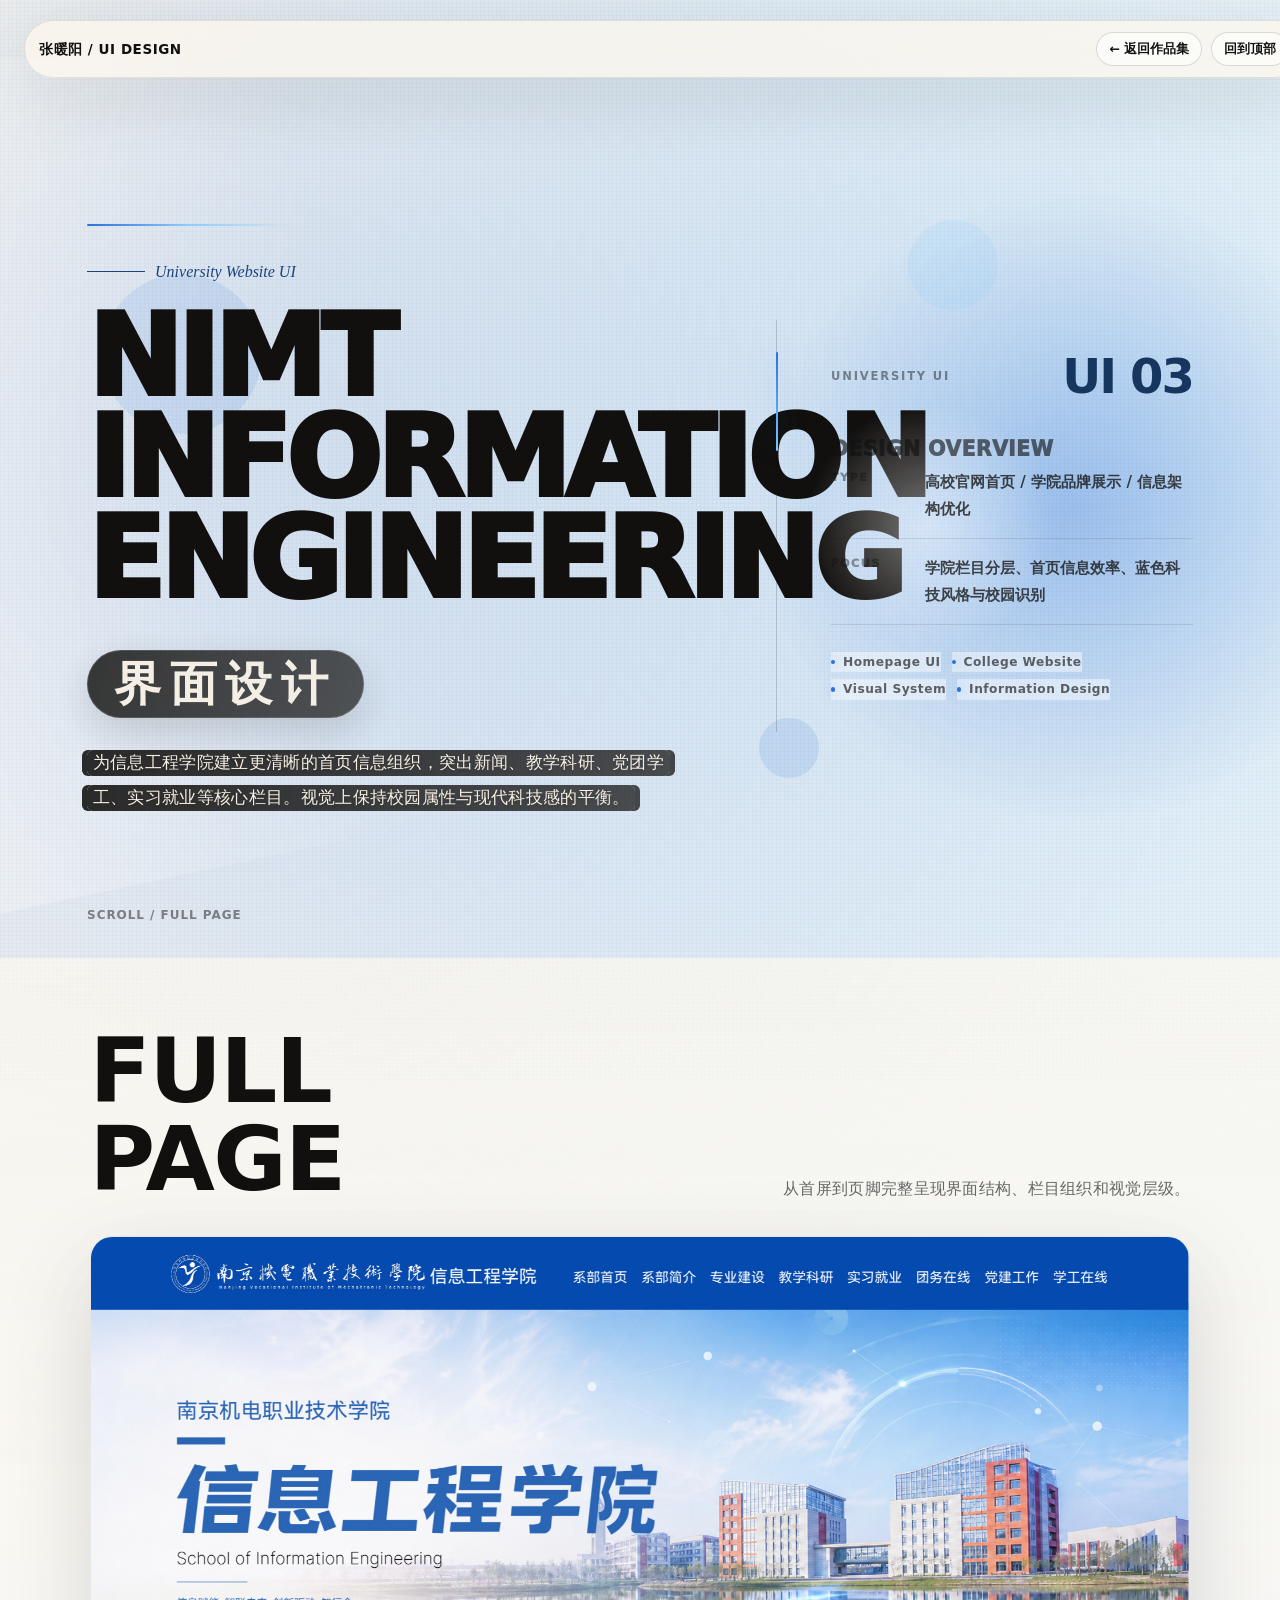
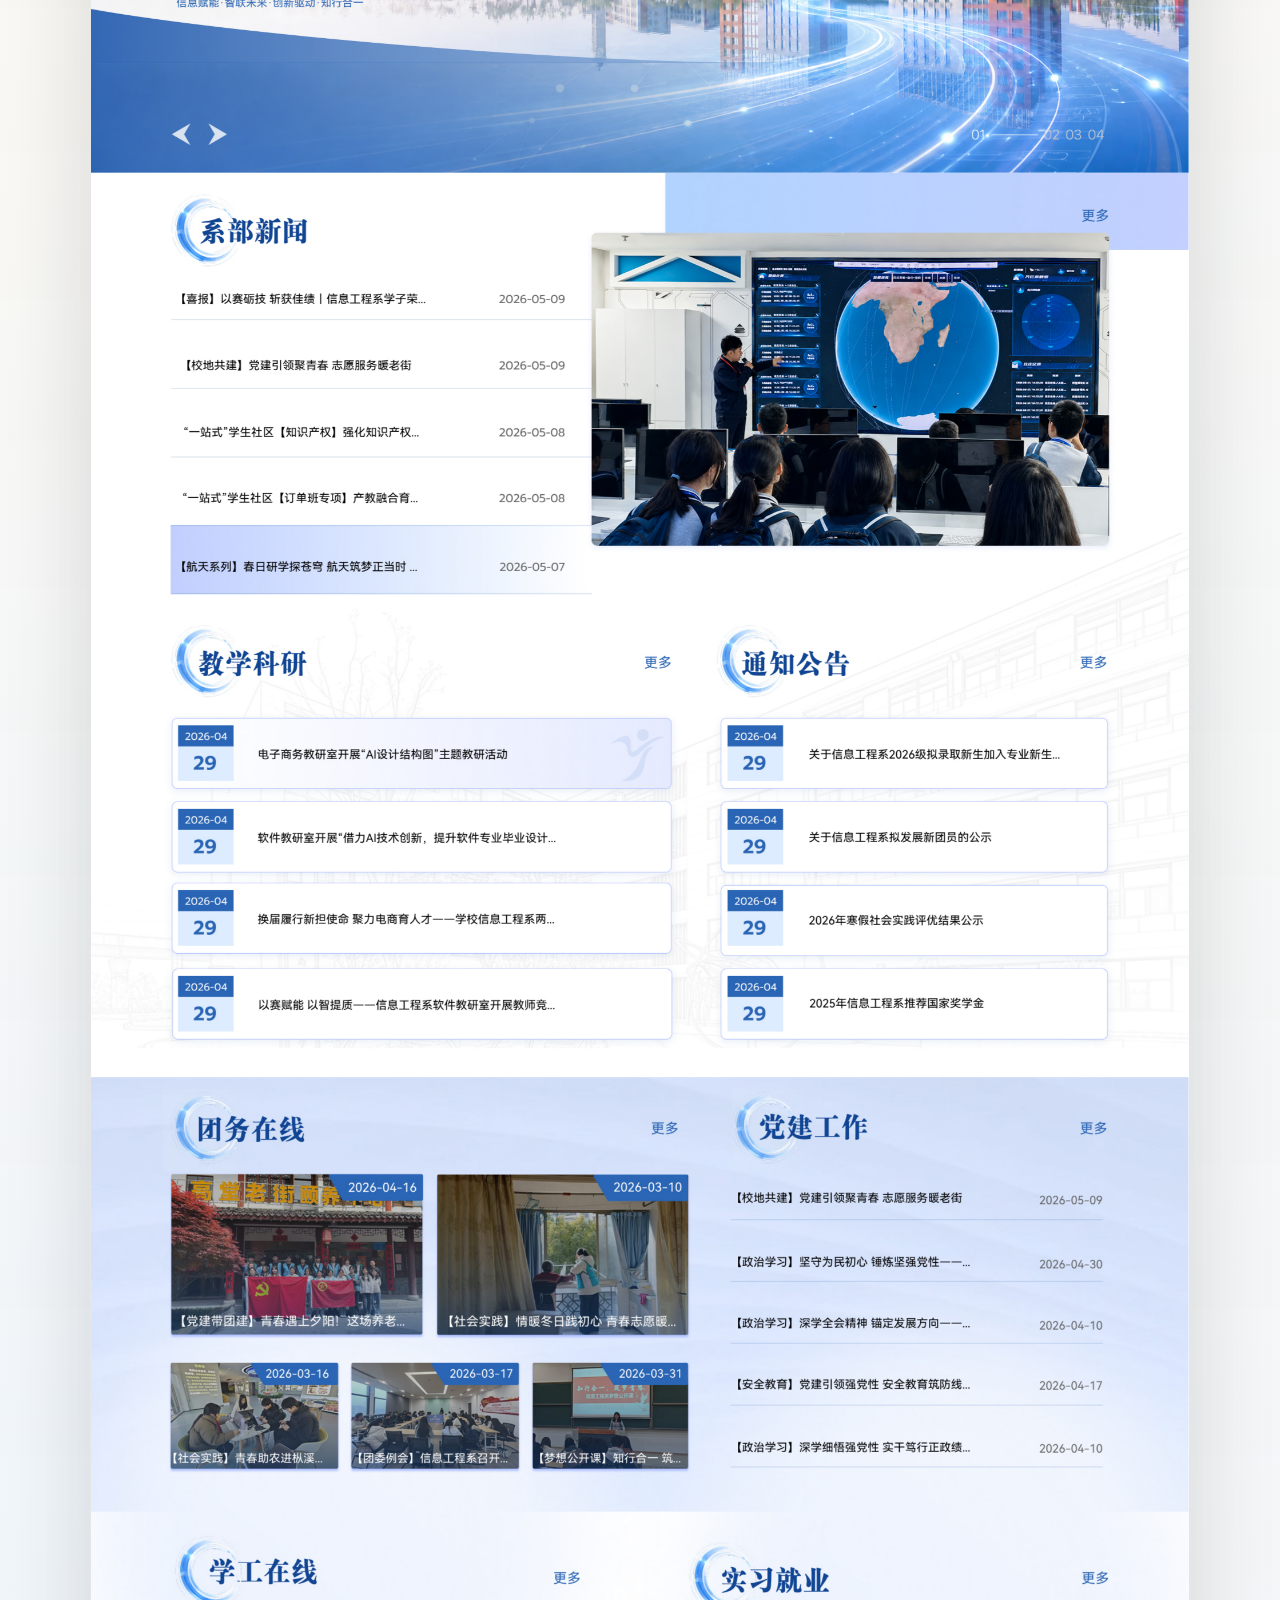
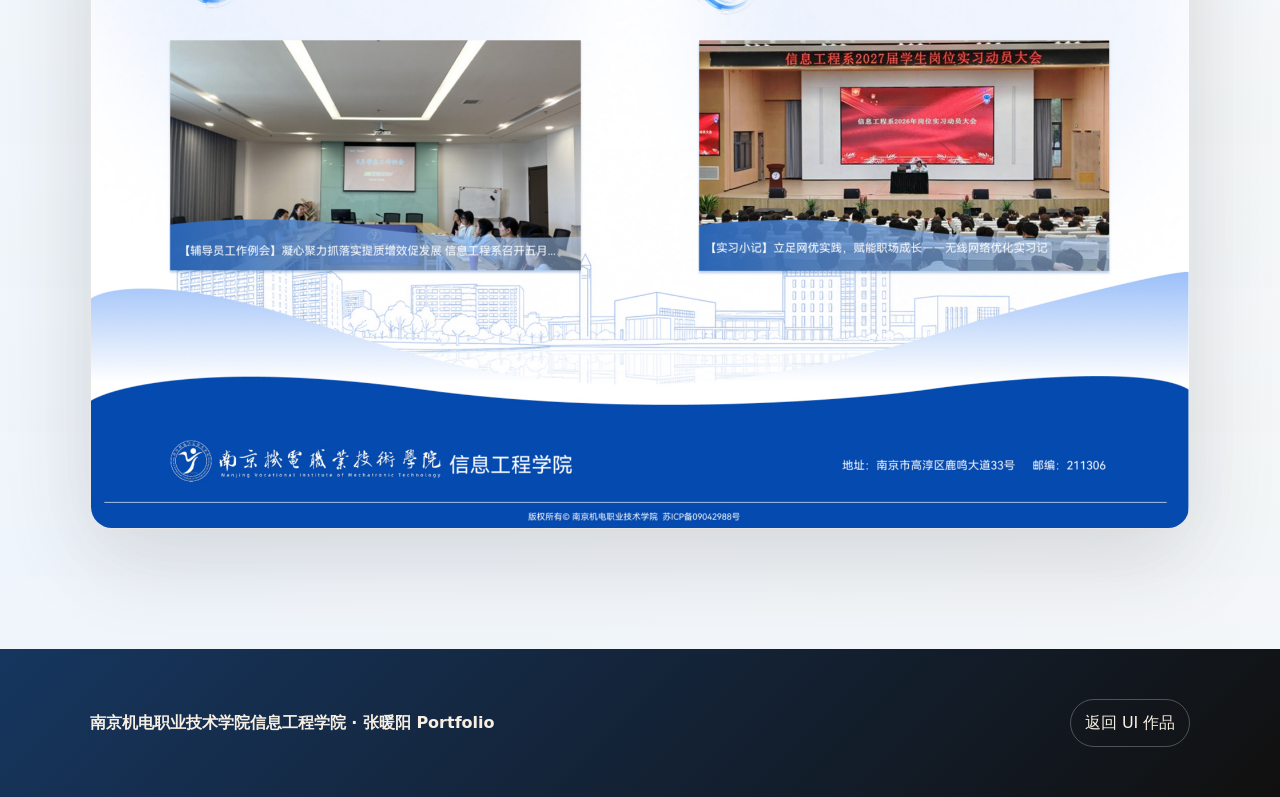
<file: ui/nanjing-info.html>
<!DOCTYPE html>

<html lang="zh-CN"><head><meta charset="utf-8"/><meta content="width=device-width,initial-scale=1" name="viewport"/><title>南京机电职业技术学院信息工程学院 | 张暖阳 Portfolio</title><style>:root{--accent:#1e69bb;--accent2:#9fd7f3;--dark:#0d3770;}
:root{--paper:#fff8ec;--ink:#101010;--line:rgba(16,16,16,.14);--muted:rgba(16,16,16,.62);--accent:#ef3215;--accent2:#7be8d8;--dark:#101010;--ease:cubic-bezier(.19,1,.22,1)}
*{box-sizing:border-box}html{scroll-behavior:smooth;background:var(--paper);font-size:62.5%}body{margin:0;background:radial-gradient(circle at 14% 12%,color-mix(in srgb,var(--accent) 20%,transparent),transparent 26%),radial-gradient(circle at 84% 8%,color-mix(in srgb,var(--accent2) 24%,transparent),transparent 32%),linear-gradient(135deg,#fffdf6,#f7f1e7 52%,#fffaf0);color:var(--ink);font-family:Inter,ui-sans-serif,system-ui,-apple-system,BlinkMacSystemFont,"Segoe UI","PingFang SC","Microsoft YaHei",sans-serif;font-size:1.6rem;line-height:1.65;-webkit-font-smoothing:antialiased}a{color:inherit;text-decoration:none}.grain{position:fixed;inset:-20%;pointer-events:none;opacity:.045;background-image:linear-gradient(0deg,#111 1px,transparent 1px),linear-gradient(90deg,#111 1px,transparent 1px);background-size:4px 4px;z-index:10;mix-blend-mode:multiply}.topbar{position:fixed;left:2.4rem;right:2.4rem;top:2rem;z-index:30;display:flex;justify-content:space-between;gap:1.5rem;align-items:center;padding:1.1rem 1.4rem;border:1px solid rgba(255,255,255,.38);border-radius:999px;background:rgba(255,248,236,.58);backdrop-filter:blur(18px) saturate(1.1);box-shadow:0 20px 60px rgba(16,16,16,.08)}.topbar strong{font-size:1.35rem;text-transform:uppercase;letter-spacing:.04em}.topbar a{display:inline-flex;align-items:center;gap:.8rem;min-height:3.4rem;padding:0 1.2rem;border:1px solid var(--line);border-radius:999px;font-size:1.25rem;font-weight:850;background:rgba(255,255,255,.38);transition:transform .32s var(--ease),background .32s ease}.topbar a:hover{transform:translateY(-2px);background:white}.hero{position:relative;min-height:100vh;display:grid;align-items:end;overflow:hidden;padding:11rem min(7vw,10rem) 8rem}.hero:before{content:"";position:absolute;width:min(72rem,60vw);aspect-ratio:1;border-radius:50%;right:-12vw;top:10vh;background:radial-gradient(circle,color-mix(in srgb,var(--accent) 34%,transparent),transparent 62%);filter:blur(2px);animation:pulse 7s ease-in-out infinite}.hero:after{content:"";position:absolute;inset:0;background:linear-gradient(90deg,transparent,rgba(255,255,255,.38),transparent);transform:translateX(-70%) rotate(-12deg);animation:sweep 7s ease-in-out infinite}.hero-inner{position:relative;z-index:2;display:grid;grid-template-columns:minmax(0,1fr) minmax(30rem,48rem);gap:min(7vw,8rem);align-items:end;max-width:150rem;margin:0 auto;width:100%}.kicker{display:inline-flex;gap:1rem;align-items:center;margin-bottom:1.8rem;color:var(--accent);font-family:Georgia,"Times New Roman",serif;font-style:italic}.kicker:before{content:"";width:5.8rem;height:1px;background:currentColor}.hero h1{margin:0;font-size:clamp(6.4rem,11vw,16rem);font-weight:950;line-height:.78;text-transform:uppercase;letter-spacing:-.06em}.hero h1 em{display:block;color:transparent;-webkit-text-stroke:1.2px var(--dark);font-style:normal}.hero p{max-width:66rem;margin:3rem 0 0;color:var(--muted);font-size:clamp(1.8rem,1.6vw,2.3rem)}.meta-card{position:relative;z-index:2;padding:3rem;border:1px solid var(--line);background:rgba(255,255,255,.52);backdrop-filter:blur(18px);box-shadow:0 30px 90px rgba(16,16,16,.12)}.meta-card h2{margin:0;font-size:2.8rem;line-height:1.05}.meta-list{display:grid;gap:1.3rem;margin-top:2.2rem}.meta-list div{padding-top:1.3rem;border-top:1px solid var(--line)}.meta-list b{display:block;color:var(--accent);font-size:1.2rem;text-transform:uppercase}.tags{display:flex;flex-wrap:wrap;gap:.8rem;margin-top:2rem}.tags span{display:inline-flex;align-items:center;min-height:3.2rem;padding:0 1.1rem;border-radius:999px;border:1px solid color-mix(in srgb,var(--accent) 38%,transparent);background:rgba(255,255,255,.42);font-size:1.2rem;font-weight:850}.scroll-tip{position:absolute;left:min(7vw,10rem);bottom:3rem;color:var(--muted);font-size:1.2rem;font-weight:900;text-transform:uppercase;letter-spacing:.08em}.gallery-wrap{position:relative;padding:7rem min(7vw,10rem) 12rem;background:rgba(255,255,255,.42)}.gallery-head{max-width:150rem;margin:0 auto 3.2rem;display:flex;justify-content:space-between;gap:2rem;align-items:end}.gallery-head h2{margin:0;font-size:clamp(4.6rem,7vw,10rem);line-height:.82;text-transform:uppercase;letter-spacing:-.06em}.gallery-head p{max-width:46rem;margin:0;color:var(--muted)}.gallery{max-width:150rem;margin:0 auto;display:grid;gap:2rem}.gallery.two{grid-template-columns:repeat(2,minmax(0,1fr))}.gallery.one{grid-template-columns:1fr}.page-card{position:relative;overflow:hidden;border:1px solid rgba(16,16,16,.11);border-radius:1.8rem;background:#fff;box-shadow:0 24px 72px rgba(16,16,16,.10);transform:translateY(4rem);opacity:0;transition:opacity .72s ease,transform .92s var(--ease),box-shadow .42s var(--ease)}.page-card.is-visible{opacity:1;transform:translateY(0)}.page-card:hover{box-shadow:0 36px 100px rgba(16,16,16,.18);transform:translateY(-.8rem)}.page-card img{display:block;width:100%;height:auto}.page-card b{position:absolute;left:1.4rem;top:1.4rem;z-index:2;display:grid;place-items:center;min-width:4.6rem;height:3.2rem;padding:0 1rem;border-radius:999px;background:rgba(255,248,236,.82);backdrop-filter:blur(10px);color:var(--dark);font-size:1.2rem;letter-spacing:.08em}.footer{padding:5rem min(7vw,10rem);background:var(--dark);color:var(--paper)}.footer-inner{max-width:150rem;margin:auto;display:flex;align-items:center;justify-content:space-between;gap:2rem}.footer a{border:1px solid rgba(255,255,255,.26);border-radius:999px;padding:1rem 1.4rem}.orb{position:absolute;z-index:1;border-radius:50%;background:var(--accent);opacity:.13;filter:blur(.5px);animation:float 8s ease-in-out infinite}.orb.o1{width:16rem;aspect-ratio:1;left:8%;top:24%}.orb.o2{width:9rem;aspect-ratio:1;right:22%;top:18%;background:var(--accent2);animation-delay:-2s}.orb.o3{width:6rem;aspect-ratio:1;right:36%;bottom:20%;animation-delay:-4s}@keyframes pulse{50%{transform:scale(1.08);opacity:.76}}@keyframes sweep{50%{transform:translateX(70%) rotate(-12deg)}}@keyframes float{50%{transform:translateY(-2rem) translateX(1rem)}}@media(max-width:900px){.hero{padding:10rem 2rem 7rem}.hero-inner{grid-template-columns:1fr}.gallery-wrap{padding:5rem 2rem 9rem}.gallery.two{grid-template-columns:1fr}.gallery-head{display:grid}.topbar{left:1rem;right:1rem}.footer-inner{display:grid}.hero h1{font-size:clamp(5.2rem,18vw,9rem)}}
.ui-shot{max-width:min(126rem,100%);margin:0 auto;border-radius:1.6rem;overflow:hidden;box-shadow:0 30px 90px rgba(16,16,16,.16);border:1px solid rgba(16,16,16,.12);background:#fff}.ui-shot img{display:block;width:100%;height:auto}.gallery-wrap{background:linear-gradient(180deg,rgba(255,255,255,.55),rgba(231,242,255,.52))}

/* --- UI case refinement --- */
:root{--accent:#2b71d9;--accent2:#7cc7ff;--dark:#16365f;--paper:#f7efe3;--ink:#11100f;--milk:#fff9ee;}
body{
  background:
    radial-gradient(circle at 15% 12%, color-mix(in srgb,var(--accent) 18%,transparent), transparent 30%),
    radial-gradient(circle at 86% 10%, color-mix(in srgb,var(--accent2) 24%,transparent), transparent 31%),
    linear-gradient(135deg,#fffaf1 0%,#eef4fb 58%,#fff7ec 100%);
}
.topbar{border-color:rgba(17,16,15,.10);background:rgba(255,249,238,.72);box-shadow:0 20px 70px rgba(17,16,15,.10);}
.topbar a{background:rgba(255,255,255,.52);}
.hero-inner,.gallery-head,.footer-inner{max-width:148rem;}
.hero h1 em{-webkit-text-stroke:1.1px var(--dark);}
.hero p,.gallery-head p{line-height:1.78;}
.meta-card{border-radius:2.4rem;border-color:rgba(17,16,15,.12);background:rgba(255,249,238,.64);box-shadow:0 30px 90px rgba(17,16,15,.12);}
.tags span{background:rgba(255,255,255,.50);}
.gallery-wrap{background:linear-gradient(180deg,rgba(255,249,238,.68),rgba(236,245,255,.60));}
.ui-shot{border-radius:2.2rem;border-color:rgba(17,16,15,.10);box-shadow:0 28px 90px rgba(17,16,15,.14);}
.footer{background:linear-gradient(135deg,var(--dark),#11100f);}
.footer a{color:var(--paper);}



/* --- 2026-05-15 v4: looser project detail hero titles --- */
.hero h1{
  letter-spacing:-.026em!important;
  line-height:.88!important;
  word-spacing:.055em;
  max-width:112rem;
}
.hero h1 em{
  margin-top:.16em;
  letter-spacing:.035em!important;
  line-height:1.05!important;
}
.gallery-head h2{
  letter-spacing:-.035em!important;
  line-height:.9!important;
}
@media(max-width:900px){
  .hero h1{letter-spacing:-.012em!important;line-height:.94!important;word-spacing:.02em;}
  .hero h1 em{margin-top:.12em;letter-spacing:.02em!important;}
}



/* --- 2026-05-15 v5: detail page title/nav spacing + back-to-top button --- */
.topbar nav{display:flex;align-items:center;justify-content:flex-end;gap:.9rem;flex-wrap:wrap;min-width:0;}
.topbar strong{white-space:nowrap;}
.topbar a{white-space:nowrap;}
.hero-inner{gap:clamp(4rem,7vw,9.6rem)!important;align-items:center!important;}
.hero h1{
  max-width:118rem!important;
  letter-spacing:-.012em!important;
  line-height:.96!important;
  word-spacing:.08em!important;
}
.hero h1 em{
  margin-top:.22em!important;
  letter-spacing:.08em!important;
  line-height:1.12!important;
}
.hero p{line-height:1.9!important;letter-spacing:.018em;}
.meta-card{min-width:0!important;}
.meta-card h2{line-height:1.18!important;letter-spacing:.02em;}
.meta-list{gap:1.65rem!important;}
.meta-list div{padding-top:1.55rem!important;}
.meta-list span{line-height:1.75!important;}
.tags{gap:1rem!important;}
.gallery-head h2{letter-spacing:-.018em!important;line-height:.98!important;}
.gallery-head p{line-height:1.86!important;letter-spacing:.018em;}
@media(max-width:900px){
  .topbar{align-items:flex-start;border-radius:2rem;}
  .topbar nav{justify-content:flex-start;}
  .hero h1{font-size:clamp(4.8rem,15vw,8.6rem)!important;line-height:1!important;letter-spacing:-.005em!important;}
  .hero h1 em{letter-spacing:.045em!important;}
}



/* --- 2026-05-15 v7: put page grid texture behind the real project/UI images --- */
body{position:relative;isolation:isolate;}
.grain{z-index:0!important;opacity:.026!important;mix-blend-mode:normal!important;}
main,.footer,.topbar{position:relative;z-index:2;}
.hero-inner,.gallery-wrap,.gallery,.gallery-head,.page-card,.footer-inner{position:relative;z-index:2;}
.hero:before,.hero:after,.orb{z-index:0;pointer-events:none;}
.page-card img,.ui-detail-card img,.project-video-card video{position:relative;z-index:3;background:#fff;}

.project-video-section{
  position:relative;
  z-index:2;
  padding:7rem min(7vw,10rem) 2rem;
  background:linear-gradient(180deg,rgba(255,255,255,.40),rgba(255,249,238,.62));
}
.project-video-inner{max-width:150rem;margin:0 auto;}
.project-video-head{display:flex;align-items:flex-end;justify-content:space-between;gap:2.4rem;margin-bottom:2.8rem;}
.project-video-head span{display:inline-flex;align-items:center;min-height:3rem;padding:0 1.1rem;border:1px solid rgba(16,16,16,.12);border-radius:999px;color:var(--accent);font-size:1.08rem;font-weight:900;letter-spacing:.14em;text-transform:uppercase;background:rgba(255,255,255,.44);}
.project-video-head h2{margin:.8rem 0 0;font-size:clamp(4rem,6.2vw,8.4rem);line-height:.88;letter-spacing:-.045em;text-transform:uppercase;}
.project-video-head p{max-width:46rem;margin:0;color:var(--muted);line-height:1.82;letter-spacing:.018em;}
.project-video-grid{display:grid;grid-template-columns:repeat(2,minmax(0,1fr));gap:2rem;}
.project-video-grid.single{grid-template-columns:1fr;}
.project-video-card{position:relative;overflow:hidden;margin:0;border:1px solid rgba(16,16,16,.11);border-radius:2.4rem;background:rgba(255,255,255,.72);box-shadow:0 24px 78px rgba(17,16,15,.12);transition:transform .5s var(--ease),box-shadow .42s ease;}
.project-video-card:hover{transform:translateY(-.6rem);box-shadow:0 34px 110px rgba(17,16,15,.18);}
.project-video-card video{display:block;width:100%;aspect-ratio:16/9;object-fit:cover;border-radius:1.8rem 1.8rem 0 0;background:#101010;}
.project-video-card figcaption{display:flex;align-items:center;justify-content:space-between;gap:1.8rem;padding:1.7rem 1.8rem 1.9rem;}
.project-video-card figcaption b{color:var(--dark);font-size:1.72rem;letter-spacing:.02em;}
.project-video-card figcaption span{color:var(--muted);font-size:1.3rem;line-height:1.55;text-align:right;}
@media(max-width:900px){
  .project-video-section{padding:5.2rem 2rem 1.2rem;}
  .project-video-head{display:grid;gap:1.4rem;}
  .project-video-grid{grid-template-columns:1fr;}
  .project-video-card figcaption{display:grid;gap:.6rem;}
  .project-video-card figcaption span{text-align:left;}
}



/* --- 2026-05-15 v17: editorial detail-page hero, no card-heavy header --- */
.detail-hero{
  min-height:100svh!important;
  align-items:center!important;
  padding:clamp(9.6rem,11vh,12rem) min(6.8vw,9.6rem) clamp(5.4rem,7vh,7.4rem)!important;
  isolation:isolate;
}
.detail-hero::before,
.detail-hero::after{
  /* keep original animated atmosphere, only send it behind content */
  z-index:0!important;
}
.detail-hero__inner{
  position:relative;
  z-index:2;
  width:100%;
  max-width:150rem!important;
  margin:0 auto;
  display:grid!important;
  grid-template-columns:minmax(0,1.18fr) minmax(32rem,.82fr)!important;
  gap:clamp(4.8rem,7vw,10rem)!important;
  align-items:center!important;
}
.detail-hero__copy{
  position:relative;
  min-width:0;
  padding-top:clamp(1rem,2vh,2.6rem);
}
.detail-hero__copy::before{
  content:"";
  position:absolute;
  left:0;
  top:-1.2rem;
  width:clamp(10rem,16vw,22rem);
  height:.2rem;
  border-radius:999px;
  background:linear-gradient(90deg,var(--accent),color-mix(in srgb,var(--accent2) 80%,transparent),transparent);
  transform-origin:left center;
  animation:heroLine 5.8s var(--ease) infinite;
}
.detail-hero .kicker{
  margin-bottom:clamp(1.8rem,2.4vh,2.8rem)!important;
  color:color-mix(in srgb,var(--dark) 76%,var(--accent) 24%)!important;
}
.detail-hero h1{
  margin:0!important;
  max-width:94rem!important;
  font-size:clamp(5.6rem,8.8vw,13.6rem)!important;
  line-height:.9!important;
  letter-spacing:-.045em!important;
  word-spacing:.035em!important;
  text-wrap:balance;
}
.detail-hero h1 em{
  display:block;
  margin-top:.14em!important;
  font-size:.42em!important;
  line-height:1.08!important;
  letter-spacing:.18em!important;
  text-transform:none;
  color:var(--dark)!important;
  -webkit-text-stroke:0!important;
  opacity:.88;
}
.detail-hero__intro{
  max-width:74rem!important;
  margin:clamp(2.2rem,3vh,3.4rem) 0 0!important;
  color:rgba(17,16,15,.70)!important;
  font-size:clamp(1.72rem,1.25vw,2.18rem)!important;
  line-height:1.9!important;
  letter-spacing:.02em;
}
.detail-hero__side{
  position:relative;
  min-width:0;
  padding:clamp(2rem,3vw,3.2rem) 0 clamp(2rem,3vw,3.2rem) clamp(2.4rem,3.6vw,4.8rem);
  border-left:1px solid rgba(17,16,15,.16);
}
.detail-hero__side::before{
  content:"";
  position:absolute;
  left:-1px;
  top:clamp(2rem,3vw,3.2rem);
  width:2px;
  height:clamp(5.8rem,11vh,10rem);
  border-radius:999px;
  background:linear-gradient(var(--accent),var(--accent2));
  box-shadow:0 0 2.8rem color-mix(in srgb,var(--accent) 36%,transparent);
  animation:sideGlow 4.8s ease-in-out infinite;
}
.detail-hero__index{
  display:flex;
  align-items:center;
  justify-content:space-between;
  gap:1.6rem;
  margin-bottom:clamp(2rem,3vh,3.2rem);
  color:rgba(17,16,15,.46);
  font-size:1.15rem;
  font-weight:900;
  letter-spacing:.16em;
  text-transform:uppercase;
}
.detail-hero__index b{
  color:var(--dark);
  font-size:clamp(2.8rem,3.8vw,4.8rem);
  line-height:1;
  letter-spacing:-.04em;
}
.detail-hero__label{
  margin:0 0 1.6rem;
  color:var(--accent);
  font-size:1.18rem;
  font-weight:950;
  letter-spacing:.14em;
  text-transform:uppercase;
}
.detail-meta{
  display:grid;
  gap:1.6rem;
  margin:0;
}
.detail-meta div{
  display:grid;
  grid-template-columns:7.8rem minmax(0,1fr);
  gap:1.6rem;
  align-items:start;
  padding:0 0 1.55rem;
  border-bottom:1px solid rgba(17,16,15,.11);
}
.detail-meta dt{
  color:rgba(17,16,15,.42);
  font-size:1.12rem;
  font-weight:950;
  letter-spacing:.13em;
  text-transform:uppercase;
}
.detail-meta dd{
  margin:0;
  color:rgba(17,16,15,.76);
  font-size:1.52rem;
  line-height:1.75;
  font-weight:650;
}
.detail-tags{
  display:flex;
  flex-wrap:wrap;
  gap:.76rem 1.1rem!important;
  margin-top:clamp(2rem,3vh,3rem)!important;
}
.detail-tags span{
  position:relative;
  display:inline-flex!important;
  align-items:center;
  min-height:auto!important;
  padding:0 0 0 1.2rem!important;
  border:0!important;
  border-radius:0!important;
  background:transparent!important;
  color:rgba(17,16,15,.64)!important;
  font-size:1.22rem!important;
  font-weight:900!important;
  letter-spacing:.04em;
}
.detail-tags span::before{
  content:"";
  position:absolute;
  left:0;
  width:.42rem;
  height:.42rem;
  border-radius:50%;
  background:var(--accent);
  box-shadow:0 0 1.2rem color-mix(in srgb,var(--accent) 52%,transparent);
}
.detail-hero .scroll-tip{
  z-index:2;
  left:min(6.8vw,9.6rem)!important;
  bottom:clamp(2.2rem,3.6vh,3.6rem)!important;
  opacity:.78;
}
@keyframes heroLine{
  0%,100%{transform:scaleX(.62);opacity:.48;}
  50%{transform:scaleX(1);opacity:1;}
}
@keyframes sideGlow{
  0%,100%{transform:translateY(0);opacity:.72;}
  50%{transform:translateY(2.2rem);opacity:1;}
}
@media(max-width:1100px){
  .detail-hero{min-height:auto!important;}
  .detail-hero__inner{grid-template-columns:1fr!important;gap:clamp(3.2rem,5vw,5rem)!important;}
  .detail-hero__side{padding:2.8rem 0 0;border-left:0;border-top:1px solid rgba(17,16,15,.14);}
  .detail-hero__side::before{left:0;top:-1px;width:clamp(8rem,28vw,18rem);height:2px;background:linear-gradient(90deg,var(--accent),var(--accent2));animation:heroLine 5.8s var(--ease) infinite;}
  .detail-hero__index{max-width:68rem;}
}
@media(max-width:720px){
  .detail-hero{padding:10rem 2rem 5.6rem!important;}
  .detail-hero h1{font-size:clamp(4.4rem,16vw,7.2rem)!important;letter-spacing:-.025em!important;}
  .detail-hero h1 em{font-size:.5em!important;letter-spacing:.1em!important;}
  .detail-hero__intro{font-size:1.62rem!important;line-height:1.82!important;}
  .detail-meta div{grid-template-columns:1fr;gap:.45rem;padding-bottom:1.35rem;}
  .detail-hero__index{display:grid;gap:.6rem;}
  .detail-hero .scroll-tip{position:relative!important;left:auto!important;bottom:auto!important;margin:3.2rem 0 0 2rem;}
}



/* --- 2026-05-15 v19: reverse-white treatment for overlapped UI detail hero text --- */
.detail-hero{
  overflow:hidden!important;
}
.detail-hero__copy,
.detail-hero__side{
  position:relative;
  z-index:3!important;
}
.detail-hero h1{
  position:relative;
  z-index:2;
  max-width:min(94rem, 100%)!important;
}
.detail-hero h1 em{
  display:inline-flex!important;
  align-items:center;
  width:max-content;
  max-width:100%;
  margin-top:.26em!important;
  padding:.16em .58em .2em!important;
  border-radius:999px;
  background:linear-gradient(105deg, rgba(17,16,15,.94), rgba(17,16,15,.78));
  color:var(--paper)!important;
  -webkit-text-stroke:0!important;
  text-shadow:none!important;
  box-shadow:0 1.4rem 4rem rgba(17,16,15,.16), inset 0 0 0 1px rgba(255,255,255,.14);
  backdrop-filter:blur(12px);
}
.detail-hero__intro{
  max-width:min(72rem, 100%)!important;
  color:inherit!important;
}
.detail-hero__intro .reverse-flow{
  color:var(--paper)!important;
  background:linear-gradient(96deg, rgba(17,16,15,.88), rgba(17,16,15,.72));
  padding:.13em .34em .19em;
  border-radius:.34em;
  -webkit-box-decoration-break:clone;
  box-decoration-break:clone;
  line-height:2.04;
  text-shadow:0 .08em .16em rgba(0,0,0,.18);
  box-shadow:.5rem 0 0 rgba(17,16,15,.74), -.5rem 0 0 rgba(17,16,15,.88);
}
.detail-hero__side{
  padding-left:clamp(2.8rem,4.2vw,5.6rem)!important;
}
.detail-hero__side::after{
  content:"";
  position:absolute;
  z-index:-1;
  left:clamp(1.2rem,2vw,2.4rem);
  top:50%;
  width:clamp(14rem,20vw,28rem);
  height:clamp(14rem,20vw,28rem);
  transform:translateY(-50%);
  border-radius:50%;
  background:radial-gradient(circle, rgba(255,255,255,.44), rgba(255,255,255,0) 68%);
  filter:blur(2px);
  pointer-events:none;
}
.detail-meta dd{
  color:rgba(17,16,15,.76)!important;
}
.detail-tags span{
  background:rgba(255,255,255,.44)!important;
}
@media(max-width:900px){
  .detail-hero h1 em{
    border-radius:1.6rem;
    letter-spacing:.12em!important;
  }
  .detail-hero__intro .reverse-flow{
    line-height:2.05;
    box-shadow:.38rem 0 0 rgba(17,16,15,.76), -.38rem 0 0 rgba(17,16,15,.88);
  }
  .detail-hero__side::after{display:none;}
}

</style></head>
<body id="top"><div class="grain"></div><header class="topbar"><strong>张暖阳 / UI Design</strong><nav><a href="../index.html#internship">← 返回作品集</a><a class="back-to-top" href="#top">回到顶部</a></nav></header>
<main><section class="hero detail-hero" id="top"><span class="orb o1"></span><span class="orb o2"></span><span class="orb o3"></span><div class="hero-inner detail-hero__inner"><div class="detail-hero__copy"><span class="kicker">University Website UI</span><h1>NIMT Information Engineering<em>界面设计</em></h1><p class="detail-hero__intro"><span class="reverse-flow">为信息工程学院建立更清晰的首页信息组织，突出新闻、教学科研、党团学工、实习就业等核心栏目。视觉上保持校园属性与现代科技感的平衡。</span></p></div><aside aria-label="Design Overview" class="detail-hero__side"><div class="detail-hero__index"><span>University UI</span><b>UI 03</b></div><p class="detail-hero__label">Design Overview</p><dl class="detail-meta"><div><dt>Type</dt><dd>高校官网首页 / 学院品牌展示 / 信息架构优化</dd></div><div><dt>Focus</dt><dd>学院栏目分层、首页信息效率、蓝色科技风格与校园识别</dd></div></dl><div class="tags detail-tags"><span>Homepage UI</span><span>College Website</span><span>Visual System</span><span>Information Design</span></div></aside></div><div class="scroll-tip">Scroll / full page</div></section>
<section class="gallery-wrap" id="detail"><div class="gallery-head"><h2>Full<br/>Page</h2><p>从首屏到页脚完整呈现界面结构、栏目组织和视觉层级。</p></div><figure class="ui-shot page-card"><b>UI</b><img alt="南京机电职业技术学院信息工程学院完整界面设计" loading="lazy" src="../assets/ui/nanjing-info.jpg"/></figure></section></main>
<footer class="footer"><div class="footer-inner"><strong>南京机电职业技术学院信息工程学院 · 张暖阳 Portfolio</strong><a href="../index.html#internship">返回 UI 作品</a></div></footer>
<script>
const io=new IntersectionObserver((entries)=>{entries.forEach(e=>{if(e.isIntersecting){e.target.classList.add('is-visible');io.unobserve(e.target)}})},{threshold:.12});
document.querySelectorAll('.page-card').forEach(el=>io.observe(el));
window.addEventListener('pointermove',e=>{document.documentElement.style.setProperty('--mx',e.clientX/window.innerWidth);document.documentElement.style.setProperty('--my',e.clientY/window.innerHeight);});
</script>
</body></html>
</file>
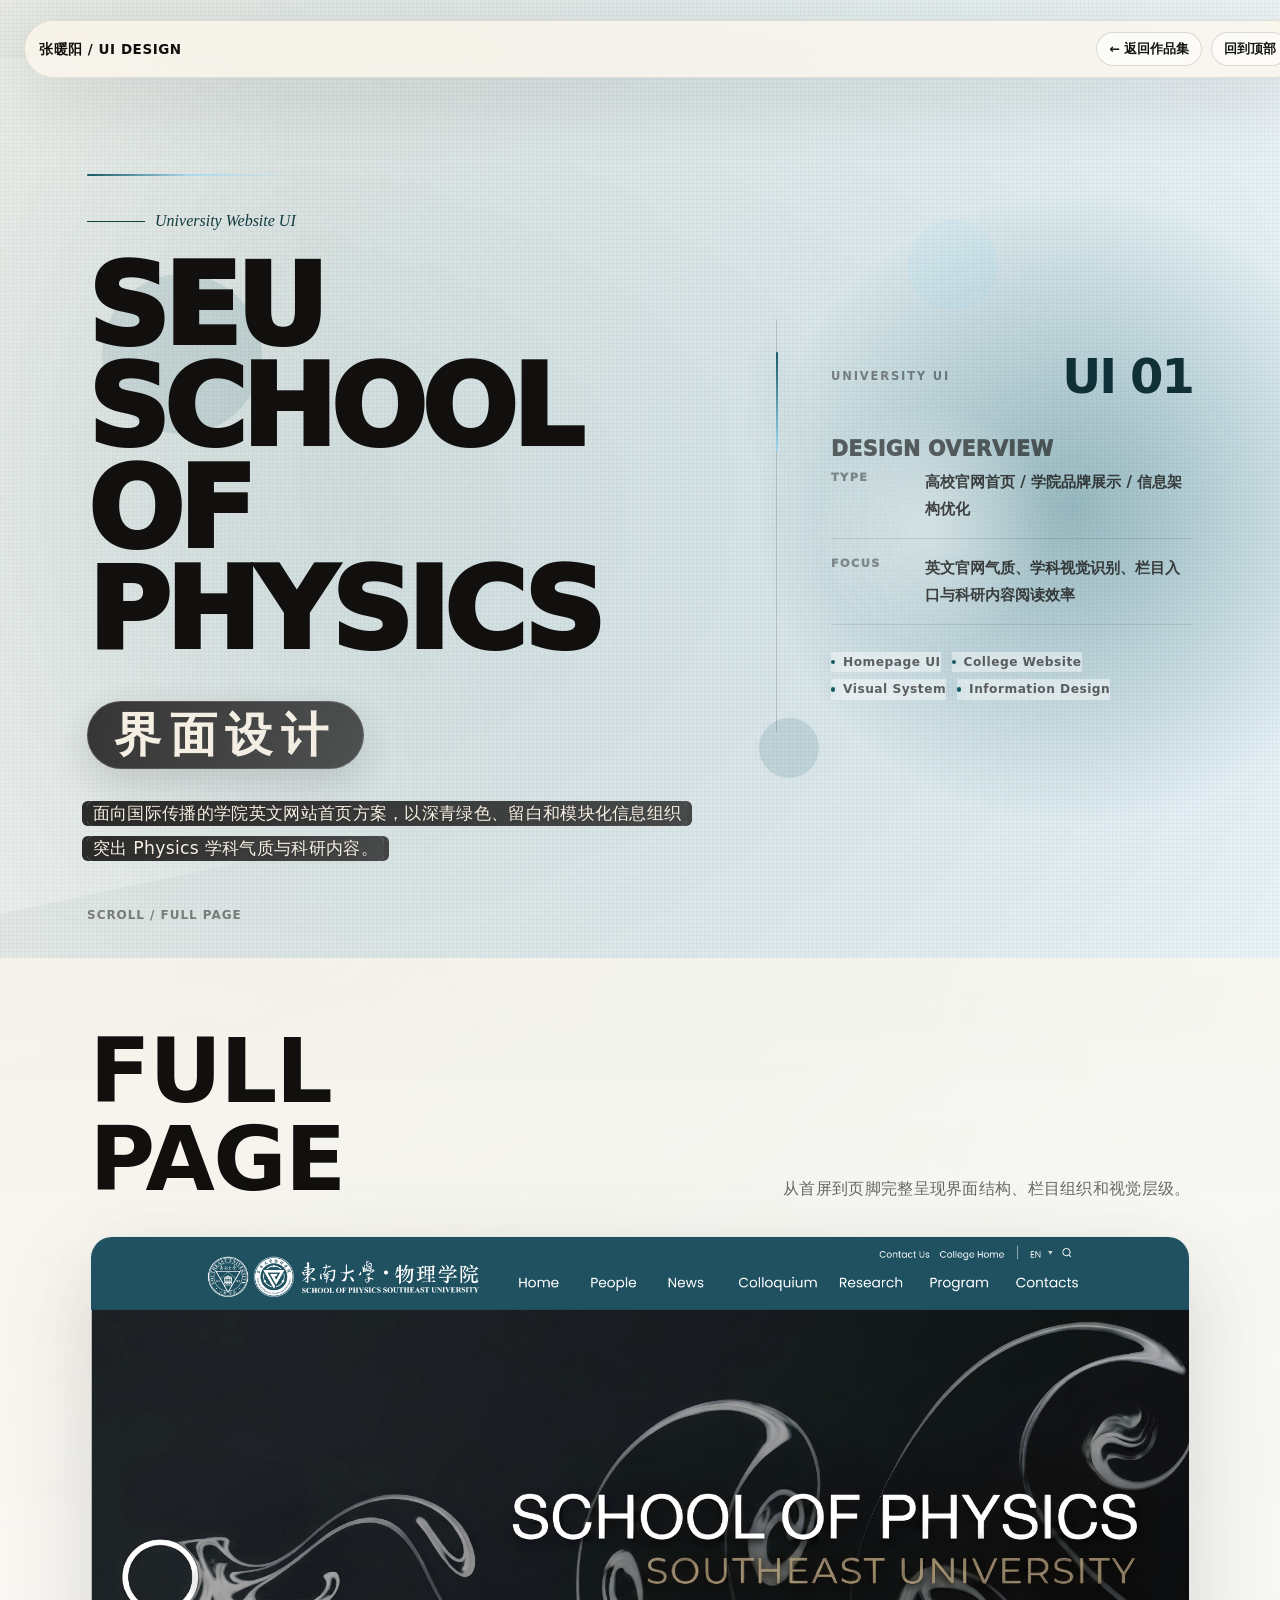
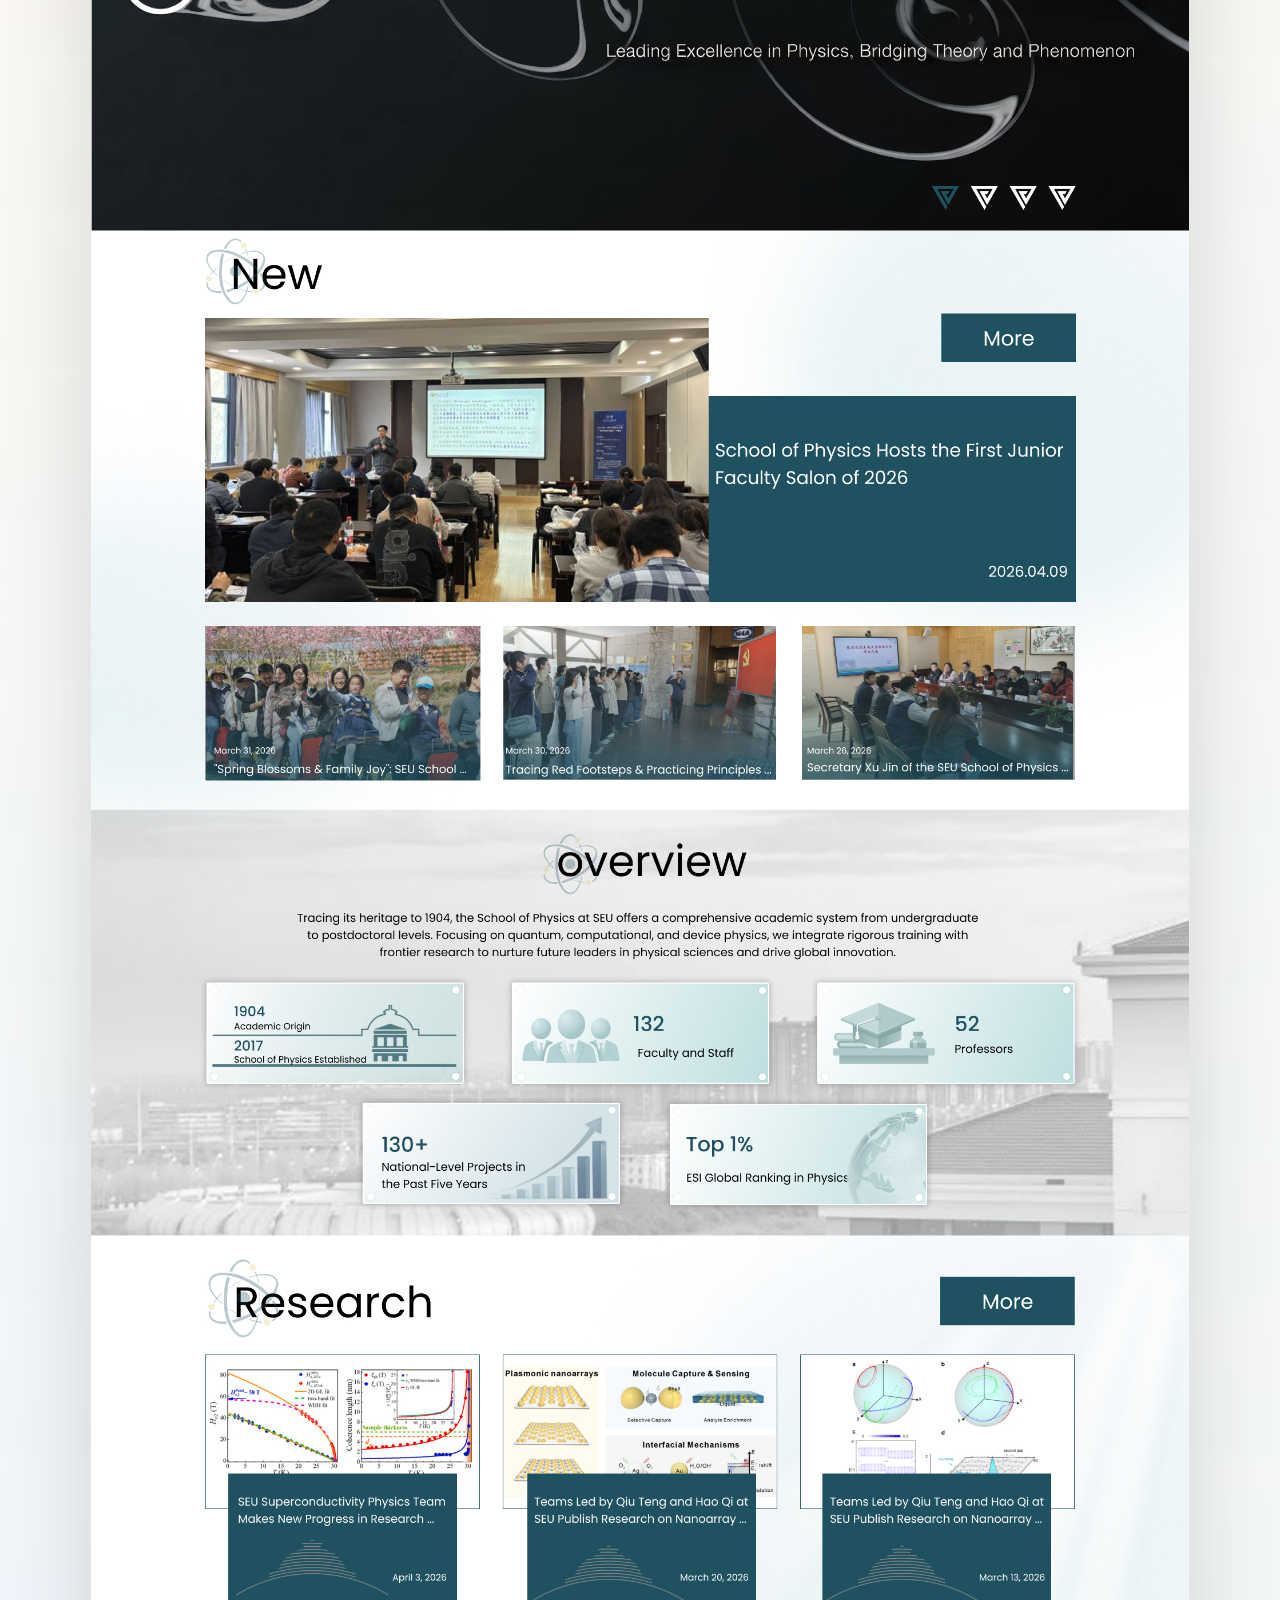
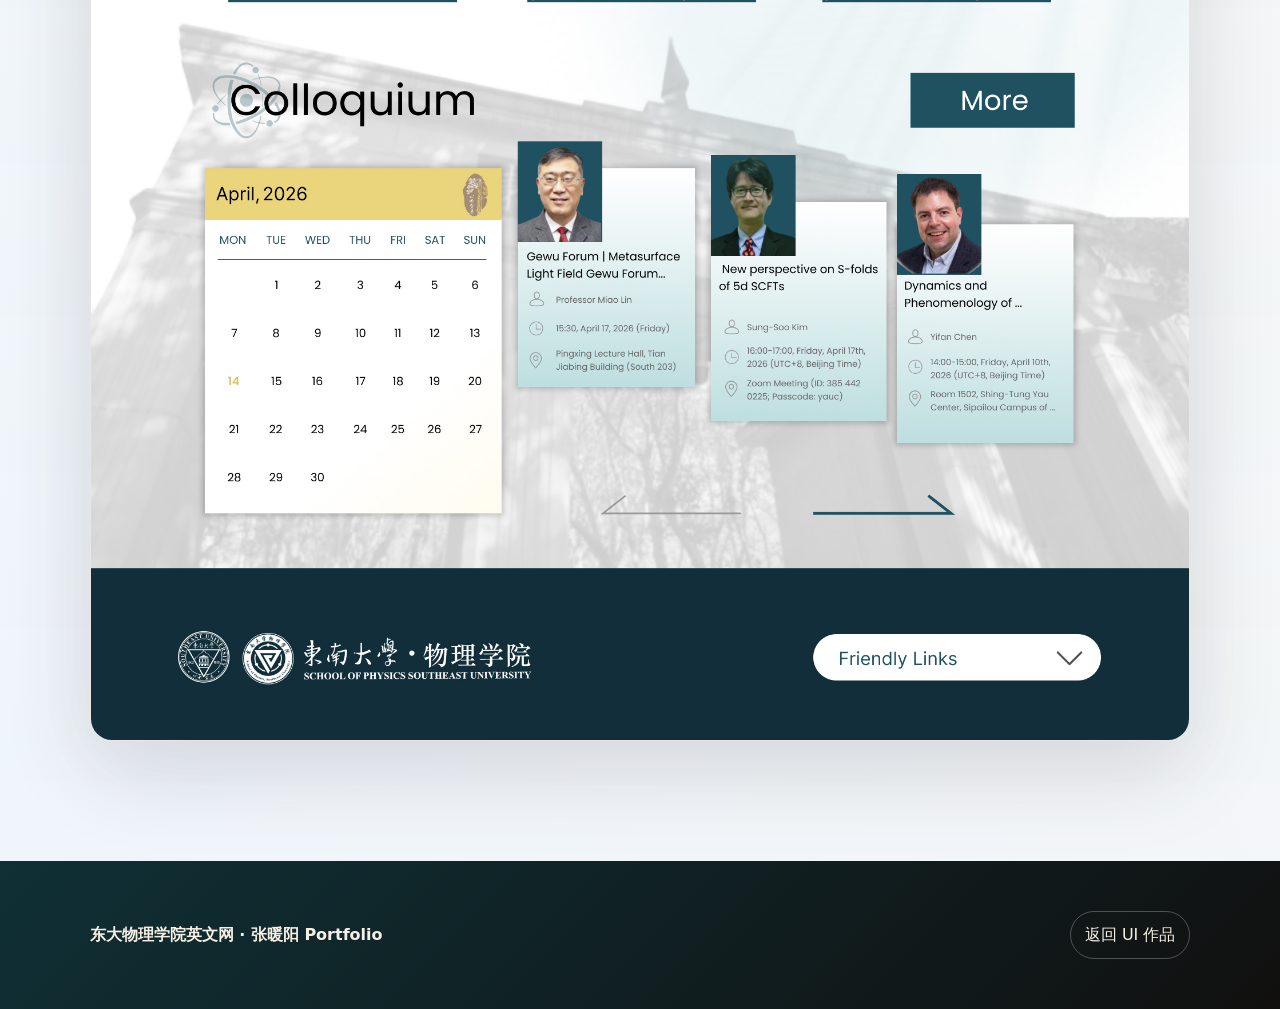
<file: ui/physics.html>
<!DOCTYPE html>

<html lang="zh-CN"><head><meta charset="utf-8"/><meta content="width=device-width,initial-scale=1" name="viewport"/><title>东大物理学院英文网 | 张暖阳 Portfolio</title><style>:root{--accent:#175a64;--accent2:#9fd7f3;--dark:#0f3036;}
:root{--paper:#fff8ec;--ink:#101010;--line:rgba(16,16,16,.14);--muted:rgba(16,16,16,.62);--accent:#ef3215;--accent2:#7be8d8;--dark:#101010;--ease:cubic-bezier(.19,1,.22,1)}
*{box-sizing:border-box}html{scroll-behavior:smooth;background:var(--paper);font-size:62.5%}body{margin:0;background:radial-gradient(circle at 14% 12%,color-mix(in srgb,var(--accent) 20%,transparent),transparent 26%),radial-gradient(circle at 84% 8%,color-mix(in srgb,var(--accent2) 24%,transparent),transparent 32%),linear-gradient(135deg,#fffdf6,#f7f1e7 52%,#fffaf0);color:var(--ink);font-family:Inter,ui-sans-serif,system-ui,-apple-system,BlinkMacSystemFont,"Segoe UI","PingFang SC","Microsoft YaHei",sans-serif;font-size:1.6rem;line-height:1.65;-webkit-font-smoothing:antialiased}a{color:inherit;text-decoration:none}.grain{position:fixed;inset:-20%;pointer-events:none;opacity:.045;background-image:linear-gradient(0deg,#111 1px,transparent 1px),linear-gradient(90deg,#111 1px,transparent 1px);background-size:4px 4px;z-index:10;mix-blend-mode:multiply}.topbar{position:fixed;left:2.4rem;right:2.4rem;top:2rem;z-index:30;display:flex;justify-content:space-between;gap:1.5rem;align-items:center;padding:1.1rem 1.4rem;border:1px solid rgba(255,255,255,.38);border-radius:999px;background:rgba(255,248,236,.58);backdrop-filter:blur(18px) saturate(1.1);box-shadow:0 20px 60px rgba(16,16,16,.08)}.topbar strong{font-size:1.35rem;text-transform:uppercase;letter-spacing:.04em}.topbar a{display:inline-flex;align-items:center;gap:.8rem;min-height:3.4rem;padding:0 1.2rem;border:1px solid var(--line);border-radius:999px;font-size:1.25rem;font-weight:850;background:rgba(255,255,255,.38);transition:transform .32s var(--ease),background .32s ease}.topbar a:hover{transform:translateY(-2px);background:white}.hero{position:relative;min-height:100vh;display:grid;align-items:end;overflow:hidden;padding:11rem min(7vw,10rem) 8rem}.hero:before{content:"";position:absolute;width:min(72rem,60vw);aspect-ratio:1;border-radius:50%;right:-12vw;top:10vh;background:radial-gradient(circle,color-mix(in srgb,var(--accent) 34%,transparent),transparent 62%);filter:blur(2px);animation:pulse 7s ease-in-out infinite}.hero:after{content:"";position:absolute;inset:0;background:linear-gradient(90deg,transparent,rgba(255,255,255,.38),transparent);transform:translateX(-70%) rotate(-12deg);animation:sweep 7s ease-in-out infinite}.hero-inner{position:relative;z-index:2;display:grid;grid-template-columns:minmax(0,1fr) minmax(30rem,48rem);gap:min(7vw,8rem);align-items:end;max-width:150rem;margin:0 auto;width:100%}.kicker{display:inline-flex;gap:1rem;align-items:center;margin-bottom:1.8rem;color:var(--accent);font-family:Georgia,"Times New Roman",serif;font-style:italic}.kicker:before{content:"";width:5.8rem;height:1px;background:currentColor}.hero h1{margin:0;font-size:clamp(6.4rem,11vw,16rem);font-weight:950;line-height:.78;text-transform:uppercase;letter-spacing:-.06em}.hero h1 em{display:block;color:transparent;-webkit-text-stroke:1.2px var(--dark);font-style:normal}.hero p{max-width:66rem;margin:3rem 0 0;color:var(--muted);font-size:clamp(1.8rem,1.6vw,2.3rem)}.meta-card{position:relative;z-index:2;padding:3rem;border:1px solid var(--line);background:rgba(255,255,255,.52);backdrop-filter:blur(18px);box-shadow:0 30px 90px rgba(16,16,16,.12)}.meta-card h2{margin:0;font-size:2.8rem;line-height:1.05}.meta-list{display:grid;gap:1.3rem;margin-top:2.2rem}.meta-list div{padding-top:1.3rem;border-top:1px solid var(--line)}.meta-list b{display:block;color:var(--accent);font-size:1.2rem;text-transform:uppercase}.tags{display:flex;flex-wrap:wrap;gap:.8rem;margin-top:2rem}.tags span{display:inline-flex;align-items:center;min-height:3.2rem;padding:0 1.1rem;border-radius:999px;border:1px solid color-mix(in srgb,var(--accent) 38%,transparent);background:rgba(255,255,255,.42);font-size:1.2rem;font-weight:850}.scroll-tip{position:absolute;left:min(7vw,10rem);bottom:3rem;color:var(--muted);font-size:1.2rem;font-weight:900;text-transform:uppercase;letter-spacing:.08em}.gallery-wrap{position:relative;padding:7rem min(7vw,10rem) 12rem;background:rgba(255,255,255,.42)}.gallery-head{max-width:150rem;margin:0 auto 3.2rem;display:flex;justify-content:space-between;gap:2rem;align-items:end}.gallery-head h2{margin:0;font-size:clamp(4.6rem,7vw,10rem);line-height:.82;text-transform:uppercase;letter-spacing:-.06em}.gallery-head p{max-width:46rem;margin:0;color:var(--muted)}.gallery{max-width:150rem;margin:0 auto;display:grid;gap:2rem}.gallery.two{grid-template-columns:repeat(2,minmax(0,1fr))}.gallery.one{grid-template-columns:1fr}.page-card{position:relative;overflow:hidden;border:1px solid rgba(16,16,16,.11);border-radius:1.8rem;background:#fff;box-shadow:0 24px 72px rgba(16,16,16,.10);transform:translateY(4rem);opacity:0;transition:opacity .72s ease,transform .92s var(--ease),box-shadow .42s var(--ease)}.page-card.is-visible{opacity:1;transform:translateY(0)}.page-card:hover{box-shadow:0 36px 100px rgba(16,16,16,.18);transform:translateY(-.8rem)}.page-card img{display:block;width:100%;height:auto}.page-card b{position:absolute;left:1.4rem;top:1.4rem;z-index:2;display:grid;place-items:center;min-width:4.6rem;height:3.2rem;padding:0 1rem;border-radius:999px;background:rgba(255,248,236,.82);backdrop-filter:blur(10px);color:var(--dark);font-size:1.2rem;letter-spacing:.08em}.footer{padding:5rem min(7vw,10rem);background:var(--dark);color:var(--paper)}.footer-inner{max-width:150rem;margin:auto;display:flex;align-items:center;justify-content:space-between;gap:2rem}.footer a{border:1px solid rgba(255,255,255,.26);border-radius:999px;padding:1rem 1.4rem}.orb{position:absolute;z-index:1;border-radius:50%;background:var(--accent);opacity:.13;filter:blur(.5px);animation:float 8s ease-in-out infinite}.orb.o1{width:16rem;aspect-ratio:1;left:8%;top:24%}.orb.o2{width:9rem;aspect-ratio:1;right:22%;top:18%;background:var(--accent2);animation-delay:-2s}.orb.o3{width:6rem;aspect-ratio:1;right:36%;bottom:20%;animation-delay:-4s}@keyframes pulse{50%{transform:scale(1.08);opacity:.76}}@keyframes sweep{50%{transform:translateX(70%) rotate(-12deg)}}@keyframes float{50%{transform:translateY(-2rem) translateX(1rem)}}@media(max-width:900px){.hero{padding:10rem 2rem 7rem}.hero-inner{grid-template-columns:1fr}.gallery-wrap{padding:5rem 2rem 9rem}.gallery.two{grid-template-columns:1fr}.gallery-head{display:grid}.topbar{left:1rem;right:1rem}.footer-inner{display:grid}.hero h1{font-size:clamp(5.2rem,18vw,9rem)}}
.ui-shot{max-width:min(126rem,100%);margin:0 auto;border-radius:1.6rem;overflow:hidden;box-shadow:0 30px 90px rgba(16,16,16,.16);border:1px solid rgba(16,16,16,.12);background:#fff}.ui-shot img{display:block;width:100%;height:auto}.gallery-wrap{background:linear-gradient(180deg,rgba(255,255,255,.55),rgba(231,242,255,.52))}

/* --- UI case refinement --- */
:root{--accent:#175a64;--accent2:#9fd7f3;--dark:#0f3036;--paper:#f7efe3;--ink:#11100f;--milk:#fff9ee;}
body{
  background:
    radial-gradient(circle at 15% 12%, color-mix(in srgb,var(--accent) 18%,transparent), transparent 30%),
    radial-gradient(circle at 86% 10%, color-mix(in srgb,var(--accent2) 24%,transparent), transparent 31%),
    linear-gradient(135deg,#fffaf1 0%,#eef4fb 58%,#fff7ec 100%);
}
.topbar{border-color:rgba(17,16,15,.10);background:rgba(255,249,238,.72);box-shadow:0 20px 70px rgba(17,16,15,.10);}
.topbar a{background:rgba(255,255,255,.52);}
.hero-inner,.gallery-head,.footer-inner{max-width:148rem;}
.hero h1 em{-webkit-text-stroke:1.1px var(--dark);}
.hero p,.gallery-head p{line-height:1.78;}
.meta-card{border-radius:2.4rem;border-color:rgba(17,16,15,.12);background:rgba(255,249,238,.64);box-shadow:0 30px 90px rgba(17,16,15,.12);}
.tags span{background:rgba(255,255,255,.50);}
.gallery-wrap{background:linear-gradient(180deg,rgba(255,249,238,.68),rgba(236,245,255,.60));}
.ui-shot{border-radius:2.2rem;border-color:rgba(17,16,15,.10);box-shadow:0 28px 90px rgba(17,16,15,.14);}
.footer{background:linear-gradient(135deg,var(--dark),#11100f);}
.footer a{color:var(--paper);}



/* --- 2026-05-15 v4: looser project detail hero titles --- */
.hero h1{
  letter-spacing:-.026em!important;
  line-height:.88!important;
  word-spacing:.055em;
  max-width:112rem;
}
.hero h1 em{
  margin-top:.16em;
  letter-spacing:.035em!important;
  line-height:1.05!important;
}
.gallery-head h2{
  letter-spacing:-.035em!important;
  line-height:.9!important;
}
@media(max-width:900px){
  .hero h1{letter-spacing:-.012em!important;line-height:.94!important;word-spacing:.02em;}
  .hero h1 em{margin-top:.12em;letter-spacing:.02em!important;}
}



/* --- 2026-05-15 v5: detail page title/nav spacing + back-to-top button --- */
.topbar nav{display:flex;align-items:center;justify-content:flex-end;gap:.9rem;flex-wrap:wrap;min-width:0;}
.topbar strong{white-space:nowrap;}
.topbar a{white-space:nowrap;}
.hero-inner{gap:clamp(4rem,7vw,9.6rem)!important;align-items:center!important;}
.hero h1{
  max-width:118rem!important;
  letter-spacing:-.012em!important;
  line-height:.96!important;
  word-spacing:.08em!important;
}
.hero h1 em{
  margin-top:.22em!important;
  letter-spacing:.08em!important;
  line-height:1.12!important;
}
.hero p{line-height:1.9!important;letter-spacing:.018em;}
.meta-card{min-width:0!important;}
.meta-card h2{line-height:1.18!important;letter-spacing:.02em;}
.meta-list{gap:1.65rem!important;}
.meta-list div{padding-top:1.55rem!important;}
.meta-list span{line-height:1.75!important;}
.tags{gap:1rem!important;}
.gallery-head h2{letter-spacing:-.018em!important;line-height:.98!important;}
.gallery-head p{line-height:1.86!important;letter-spacing:.018em;}
@media(max-width:900px){
  .topbar{align-items:flex-start;border-radius:2rem;}
  .topbar nav{justify-content:flex-start;}
  .hero h1{font-size:clamp(4.8rem,15vw,8.6rem)!important;line-height:1!important;letter-spacing:-.005em!important;}
  .hero h1 em{letter-spacing:.045em!important;}
}



/* --- 2026-05-15 v7: put page grid texture behind the real project/UI images --- */
body{position:relative;isolation:isolate;}
.grain{z-index:0!important;opacity:.026!important;mix-blend-mode:normal!important;}
main,.footer,.topbar{position:relative;z-index:2;}
.hero-inner,.gallery-wrap,.gallery,.gallery-head,.page-card,.footer-inner{position:relative;z-index:2;}
.hero:before,.hero:after,.orb{z-index:0;pointer-events:none;}
.page-card img,.ui-detail-card img,.project-video-card video{position:relative;z-index:3;background:#fff;}

.project-video-section{
  position:relative;
  z-index:2;
  padding:7rem min(7vw,10rem) 2rem;
  background:linear-gradient(180deg,rgba(255,255,255,.40),rgba(255,249,238,.62));
}
.project-video-inner{max-width:150rem;margin:0 auto;}
.project-video-head{display:flex;align-items:flex-end;justify-content:space-between;gap:2.4rem;margin-bottom:2.8rem;}
.project-video-head span{display:inline-flex;align-items:center;min-height:3rem;padding:0 1.1rem;border:1px solid rgba(16,16,16,.12);border-radius:999px;color:var(--accent);font-size:1.08rem;font-weight:900;letter-spacing:.14em;text-transform:uppercase;background:rgba(255,255,255,.44);}
.project-video-head h2{margin:.8rem 0 0;font-size:clamp(4rem,6.2vw,8.4rem);line-height:.88;letter-spacing:-.045em;text-transform:uppercase;}
.project-video-head p{max-width:46rem;margin:0;color:var(--muted);line-height:1.82;letter-spacing:.018em;}
.project-video-grid{display:grid;grid-template-columns:repeat(2,minmax(0,1fr));gap:2rem;}
.project-video-grid.single{grid-template-columns:1fr;}
.project-video-card{position:relative;overflow:hidden;margin:0;border:1px solid rgba(16,16,16,.11);border-radius:2.4rem;background:rgba(255,255,255,.72);box-shadow:0 24px 78px rgba(17,16,15,.12);transition:transform .5s var(--ease),box-shadow .42s ease;}
.project-video-card:hover{transform:translateY(-.6rem);box-shadow:0 34px 110px rgba(17,16,15,.18);}
.project-video-card video{display:block;width:100%;aspect-ratio:16/9;object-fit:cover;border-radius:1.8rem 1.8rem 0 0;background:#101010;}
.project-video-card figcaption{display:flex;align-items:center;justify-content:space-between;gap:1.8rem;padding:1.7rem 1.8rem 1.9rem;}
.project-video-card figcaption b{color:var(--dark);font-size:1.72rem;letter-spacing:.02em;}
.project-video-card figcaption span{color:var(--muted);font-size:1.3rem;line-height:1.55;text-align:right;}
@media(max-width:900px){
  .project-video-section{padding:5.2rem 2rem 1.2rem;}
  .project-video-head{display:grid;gap:1.4rem;}
  .project-video-grid{grid-template-columns:1fr;}
  .project-video-card figcaption{display:grid;gap:.6rem;}
  .project-video-card figcaption span{text-align:left;}
}



/* --- 2026-05-15 v17: editorial detail-page hero, no card-heavy header --- */
.detail-hero{
  min-height:100svh!important;
  align-items:center!important;
  padding:clamp(9.6rem,11vh,12rem) min(6.8vw,9.6rem) clamp(5.4rem,7vh,7.4rem)!important;
  isolation:isolate;
}
.detail-hero::before,
.detail-hero::after{
  /* keep original animated atmosphere, only send it behind content */
  z-index:0!important;
}
.detail-hero__inner{
  position:relative;
  z-index:2;
  width:100%;
  max-width:150rem!important;
  margin:0 auto;
  display:grid!important;
  grid-template-columns:minmax(0,1.18fr) minmax(32rem,.82fr)!important;
  gap:clamp(4.8rem,7vw,10rem)!important;
  align-items:center!important;
}
.detail-hero__copy{
  position:relative;
  min-width:0;
  padding-top:clamp(1rem,2vh,2.6rem);
}
.detail-hero__copy::before{
  content:"";
  position:absolute;
  left:0;
  top:-1.2rem;
  width:clamp(10rem,16vw,22rem);
  height:.2rem;
  border-radius:999px;
  background:linear-gradient(90deg,var(--accent),color-mix(in srgb,var(--accent2) 80%,transparent),transparent);
  transform-origin:left center;
  animation:heroLine 5.8s var(--ease) infinite;
}
.detail-hero .kicker{
  margin-bottom:clamp(1.8rem,2.4vh,2.8rem)!important;
  color:color-mix(in srgb,var(--dark) 76%,var(--accent) 24%)!important;
}
.detail-hero h1{
  margin:0!important;
  max-width:94rem!important;
  font-size:clamp(5.6rem,8.8vw,13.6rem)!important;
  line-height:.9!important;
  letter-spacing:-.045em!important;
  word-spacing:.035em!important;
  text-wrap:balance;
}
.detail-hero h1 em{
  display:block;
  margin-top:.14em!important;
  font-size:.42em!important;
  line-height:1.08!important;
  letter-spacing:.18em!important;
  text-transform:none;
  color:var(--dark)!important;
  -webkit-text-stroke:0!important;
  opacity:.88;
}
.detail-hero__intro{
  max-width:74rem!important;
  margin:clamp(2.2rem,3vh,3.4rem) 0 0!important;
  color:rgba(17,16,15,.70)!important;
  font-size:clamp(1.72rem,1.25vw,2.18rem)!important;
  line-height:1.9!important;
  letter-spacing:.02em;
}
.detail-hero__side{
  position:relative;
  min-width:0;
  padding:clamp(2rem,3vw,3.2rem) 0 clamp(2rem,3vw,3.2rem) clamp(2.4rem,3.6vw,4.8rem);
  border-left:1px solid rgba(17,16,15,.16);
}
.detail-hero__side::before{
  content:"";
  position:absolute;
  left:-1px;
  top:clamp(2rem,3vw,3.2rem);
  width:2px;
  height:clamp(5.8rem,11vh,10rem);
  border-radius:999px;
  background:linear-gradient(var(--accent),var(--accent2));
  box-shadow:0 0 2.8rem color-mix(in srgb,var(--accent) 36%,transparent);
  animation:sideGlow 4.8s ease-in-out infinite;
}
.detail-hero__index{
  display:flex;
  align-items:center;
  justify-content:space-between;
  gap:1.6rem;
  margin-bottom:clamp(2rem,3vh,3.2rem);
  color:rgba(17,16,15,.46);
  font-size:1.15rem;
  font-weight:900;
  letter-spacing:.16em;
  text-transform:uppercase;
}
.detail-hero__index b{
  color:var(--dark);
  font-size:clamp(2.8rem,3.8vw,4.8rem);
  line-height:1;
  letter-spacing:-.04em;
}
.detail-hero__label{
  margin:0 0 1.6rem;
  color:var(--accent);
  font-size:1.18rem;
  font-weight:950;
  letter-spacing:.14em;
  text-transform:uppercase;
}
.detail-meta{
  display:grid;
  gap:1.6rem;
  margin:0;
}
.detail-meta div{
  display:grid;
  grid-template-columns:7.8rem minmax(0,1fr);
  gap:1.6rem;
  align-items:start;
  padding:0 0 1.55rem;
  border-bottom:1px solid rgba(17,16,15,.11);
}
.detail-meta dt{
  color:rgba(17,16,15,.42);
  font-size:1.12rem;
  font-weight:950;
  letter-spacing:.13em;
  text-transform:uppercase;
}
.detail-meta dd{
  margin:0;
  color:rgba(17,16,15,.76);
  font-size:1.52rem;
  line-height:1.75;
  font-weight:650;
}
.detail-tags{
  display:flex;
  flex-wrap:wrap;
  gap:.76rem 1.1rem!important;
  margin-top:clamp(2rem,3vh,3rem)!important;
}
.detail-tags span{
  position:relative;
  display:inline-flex!important;
  align-items:center;
  min-height:auto!important;
  padding:0 0 0 1.2rem!important;
  border:0!important;
  border-radius:0!important;
  background:transparent!important;
  color:rgba(17,16,15,.64)!important;
  font-size:1.22rem!important;
  font-weight:900!important;
  letter-spacing:.04em;
}
.detail-tags span::before{
  content:"";
  position:absolute;
  left:0;
  width:.42rem;
  height:.42rem;
  border-radius:50%;
  background:var(--accent);
  box-shadow:0 0 1.2rem color-mix(in srgb,var(--accent) 52%,transparent);
}
.detail-hero .scroll-tip{
  z-index:2;
  left:min(6.8vw,9.6rem)!important;
  bottom:clamp(2.2rem,3.6vh,3.6rem)!important;
  opacity:.78;
}
@keyframes heroLine{
  0%,100%{transform:scaleX(.62);opacity:.48;}
  50%{transform:scaleX(1);opacity:1;}
}
@keyframes sideGlow{
  0%,100%{transform:translateY(0);opacity:.72;}
  50%{transform:translateY(2.2rem);opacity:1;}
}
@media(max-width:1100px){
  .detail-hero{min-height:auto!important;}
  .detail-hero__inner{grid-template-columns:1fr!important;gap:clamp(3.2rem,5vw,5rem)!important;}
  .detail-hero__side{padding:2.8rem 0 0;border-left:0;border-top:1px solid rgba(17,16,15,.14);}
  .detail-hero__side::before{left:0;top:-1px;width:clamp(8rem,28vw,18rem);height:2px;background:linear-gradient(90deg,var(--accent),var(--accent2));animation:heroLine 5.8s var(--ease) infinite;}
  .detail-hero__index{max-width:68rem;}
}
@media(max-width:720px){
  .detail-hero{padding:10rem 2rem 5.6rem!important;}
  .detail-hero h1{font-size:clamp(4.4rem,16vw,7.2rem)!important;letter-spacing:-.025em!important;}
  .detail-hero h1 em{font-size:.5em!important;letter-spacing:.1em!important;}
  .detail-hero__intro{font-size:1.62rem!important;line-height:1.82!important;}
  .detail-meta div{grid-template-columns:1fr;gap:.45rem;padding-bottom:1.35rem;}
  .detail-hero__index{display:grid;gap:.6rem;}
  .detail-hero .scroll-tip{position:relative!important;left:auto!important;bottom:auto!important;margin:3.2rem 0 0 2rem;}
}



/* --- 2026-05-15 v19: reverse-white treatment for overlapped UI detail hero text --- */
.detail-hero{
  overflow:hidden!important;
}
.detail-hero__copy,
.detail-hero__side{
  position:relative;
  z-index:3!important;
}
.detail-hero h1{
  position:relative;
  z-index:2;
  max-width:min(94rem, 100%)!important;
}
.detail-hero h1 em{
  display:inline-flex!important;
  align-items:center;
  width:max-content;
  max-width:100%;
  margin-top:.26em!important;
  padding:.16em .58em .2em!important;
  border-radius:999px;
  background:linear-gradient(105deg, rgba(17,16,15,.94), rgba(17,16,15,.78));
  color:var(--paper)!important;
  -webkit-text-stroke:0!important;
  text-shadow:none!important;
  box-shadow:0 1.4rem 4rem rgba(17,16,15,.16), inset 0 0 0 1px rgba(255,255,255,.14);
  backdrop-filter:blur(12px);
}
.detail-hero__intro{
  max-width:min(72rem, 100%)!important;
  color:inherit!important;
}
.detail-hero__intro .reverse-flow{
  color:var(--paper)!important;
  background:linear-gradient(96deg, rgba(17,16,15,.88), rgba(17,16,15,.72));
  padding:.13em .34em .19em;
  border-radius:.34em;
  -webkit-box-decoration-break:clone;
  box-decoration-break:clone;
  line-height:2.04;
  text-shadow:0 .08em .16em rgba(0,0,0,.18);
  box-shadow:.5rem 0 0 rgba(17,16,15,.74), -.5rem 0 0 rgba(17,16,15,.88);
}
.detail-hero__side{
  padding-left:clamp(2.8rem,4.2vw,5.6rem)!important;
}
.detail-hero__side::after{
  content:"";
  position:absolute;
  z-index:-1;
  left:clamp(1.2rem,2vw,2.4rem);
  top:50%;
  width:clamp(14rem,20vw,28rem);
  height:clamp(14rem,20vw,28rem);
  transform:translateY(-50%);
  border-radius:50%;
  background:radial-gradient(circle, rgba(255,255,255,.44), rgba(255,255,255,0) 68%);
  filter:blur(2px);
  pointer-events:none;
}
.detail-meta dd{
  color:rgba(17,16,15,.76)!important;
}
.detail-tags span{
  background:rgba(255,255,255,.44)!important;
}
@media(max-width:900px){
  .detail-hero h1 em{
    border-radius:1.6rem;
    letter-spacing:.12em!important;
  }
  .detail-hero__intro .reverse-flow{
    line-height:2.05;
    box-shadow:.38rem 0 0 rgba(17,16,15,.76), -.38rem 0 0 rgba(17,16,15,.88);
  }
  .detail-hero__side::after{display:none;}
}

</style></head>
<body id="top"><div class="grain"></div><header class="topbar"><strong>张暖阳 / UI Design</strong><nav><a href="../index.html#internship">← 返回作品集</a><a class="back-to-top" href="#top">回到顶部</a></nav></header>
<main><section class="hero detail-hero" id="top"><span class="orb o1"></span><span class="orb o2"></span><span class="orb o3"></span><div class="hero-inner detail-hero__inner"><div class="detail-hero__copy"><span class="kicker">University Website UI</span><h1>SEU School of Physics<em>界面设计</em></h1><p class="detail-hero__intro"><span class="reverse-flow">面向国际传播的学院英文网站首页方案，以深青绿色、留白和模块化信息组织突出 Physics 学科气质与科研内容。</span></p></div><aside aria-label="Design Overview" class="detail-hero__side"><div class="detail-hero__index"><span>University UI</span><b>UI 01</b></div><p class="detail-hero__label">Design Overview</p><dl class="detail-meta"><div><dt>Type</dt><dd>高校官网首页 / 学院品牌展示 / 信息架构优化</dd></div><div><dt>Focus</dt><dd>英文官网气质、学科视觉识别、栏目入口与科研内容阅读效率</dd></div></dl><div class="tags detail-tags"><span>Homepage UI</span><span>College Website</span><span>Visual System</span><span>Information Design</span></div></aside></div><div class="scroll-tip">Scroll / full page</div></section>
<section class="gallery-wrap" id="detail"><div class="gallery-head"><h2>Full<br/>Page</h2><p>从首屏到页脚完整呈现界面结构、栏目组织和视觉层级。</p></div><figure class="ui-shot page-card"><b>UI</b><img alt="东大物理学院英文网完整界面设计" loading="lazy" src="../assets/ui/physics.jpg"/></figure></section></main>
<footer class="footer"><div class="footer-inner"><strong>东大物理学院英文网 · 张暖阳 Portfolio</strong><a href="../index.html#internship">返回 UI 作品</a></div></footer>
<script>
const io=new IntersectionObserver((entries)=>{entries.forEach(e=>{if(e.isIntersecting){e.target.classList.add('is-visible');io.unobserve(e.target)}})},{threshold:.12});
document.querySelectorAll('.page-card').forEach(el=>io.observe(el));
window.addEventListener('pointermove',e=>{document.documentElement.style.setProperty('--mx',e.clientX/window.innerWidth);document.documentElement.style.setProperty('--my',e.clientY/window.innerHeight);});
</script>
</body></html>
</file>
<file: assets/project-detail.css>
:root {
  --paper: #f7f3e8;
  --milk: #fffaf0;
  --ink: #11100f;
  --muted: rgba(17, 16, 15, 0.64);
  --line: rgba(17, 16, 15, 0.12);
  --accent: #ef3215;
  --accent-soft: #7be8d8;
  --ease: cubic-bezier(0.19, 1, 0.22, 1);
}
* { box-sizing: border-box; }
html { background: var(--paper); color: var(--ink); font-size: 62.5%; scroll-behavior: smooth; }
body {
  min-width: 32rem;
  margin: 0;
  overflow-x: hidden;
  background:
    radial-gradient(circle at 12% 8%, color-mix(in srgb, var(--accent) 17%, transparent), transparent 31%),
    radial-gradient(circle at 88% 17%, color-mix(in srgb, var(--accent-soft) 20%, transparent), transparent 34%),
    linear-gradient(135deg, #fffaf1, var(--paper) 58%, #fff8ee);
  font-family: Inter, ui-sans-serif, system-ui, -apple-system, BlinkMacSystemFont, "Segoe UI", "PingFang SC", "Microsoft YaHei", sans-serif;
  font-size: 1.6rem;
  line-height: 1.55;
  -webkit-font-smoothing: antialiased;
}
body.theme-yaya { --accent: #649df0; --accent-soft: #f7a7b6; --paper: #f3f8ff; --milk: #fffafb; }
body.theme-goodboy { --accent: #f1b632; --accent-soft: #5b9af4; --paper: #fff8e7; --milk: #fffdf7; }
body.theme-lingfu { --accent: #4f9c89; --accent-soft: #d7bd81; --paper: #f1f7ef; --milk: #fffaf0; }
a { color: inherit; text-decoration: none; }
a:focus-visible, button:focus-visible { outline: 3px solid var(--accent); outline-offset: 4px; }
.grain {
  position: fixed;
  inset: -20%;
  z-index: 20;
  pointer-events: none;
  opacity: 0.028;
  background-image: linear-gradient(0deg, rgba(17,16,15,.55) 1px, transparent 1px), linear-gradient(90deg, rgba(17,16,15,.42) 1px, transparent 1px);
  background-size: 3px 3px;
}
.topbar {
  position: fixed;
  top: 2rem;
  left: 2rem;
  right: 2rem;
  z-index: 30;
  display: flex;
  align-items: center;
  justify-content: space-between;
  gap: 2rem;
  min-height: 6rem;
  padding: 1rem 1.2rem 1rem 2rem;
  border: 1px solid rgba(17,16,15,.1);
  border-radius: 999px;
  background: rgba(255,250,240,.76);
  box-shadow: 0 18px 58px rgba(17,16,15,.1);
  backdrop-filter: blur(18px);
}
.topbar strong { font-size: 1.28rem; font-weight: 900; letter-spacing: .02em; text-transform: uppercase; }
.topbar nav { display: flex; gap: .8rem; }
.topbar a {
  display: inline-flex;
  align-items: center;
  min-height: 4rem;
  padding: 0 1.35rem;
  border: 1px solid rgba(17,16,15,.1);
  border-radius: 999px;
  background: rgba(255,255,255,.5);
  font-size: 1.2rem;
  font-weight: 850;
  transition: transform 280ms var(--ease), background 280ms ease;
}
.topbar a:hover { transform: translateY(-2px); background: var(--milk); }
.detail-hero {
  position: relative;
  display: grid;
  align-items: center;
  min-height: 100svh;
  padding: 11rem min(6.8vw,9.6rem) 7rem;
  overflow: hidden;
}
.detail-hero::before {
  content: "";
  position: absolute;
  width: min(58rem,48vw);
  aspect-ratio: 1;
  right: -12vw;
  top: 8vh;
  border-radius: 50%;
  background: radial-gradient(circle at 34% 30%, color-mix(in srgb,var(--accent-soft) 54%,white), transparent 66%);
  opacity: .52;
  animation: float-orb 8s ease-in-out infinite;
}
.detail-hero::after {
  content: "";
  position: absolute;
  width: min(20rem,20vw);
  aspect-ratio: 1;
  left: 35%;
  bottom: 6%;
  border-radius: 50%;
  background: var(--accent);
  opacity: .09;
  animation: float-orb 6s ease-in-out -2s infinite reverse;
}
.detail-hero__inner {
  position: relative;
  z-index: 2;
  display: grid;
  grid-template-columns: minmax(0,1.2fr) minmax(31rem,.8fr);
  gap: clamp(4.8rem,7vw,10rem);
  align-items: center;
  width: 100%;
  max-width: 150rem;
  margin: 0 auto;
}
.detail-hero__copy { min-width: 0; }
.kicker { display: inline-flex; align-items: center; gap: 1.2rem; margin-bottom: 2.2rem; color: color-mix(in srgb,var(--accent) 74%,var(--ink)); font-family: Georgia,"Times New Roman",serif; font-style: italic; }
.kicker::before { content: ""; width: 5.8rem; height: 1px; background: currentColor; }
.detail-hero h1 { margin: 0; max-width: 104rem; font-size: clamp(5.4rem,8.8vw,13.4rem); font-weight: 950; line-height: .86; letter-spacing: -.052em; text-transform: uppercase; text-wrap: balance; }
.detail-hero h1 em { display: block; margin-top: .28em; color: var(--accent); font-family: Georgia,"Times New Roman",serif; font-size: .38em; font-style: italic; font-weight: 540; line-height: 1.05; letter-spacing: .06em; text-transform: none; }
.detail-hero__intro { max-width: 72rem; margin: 3rem 0 0; color: var(--muted); font-size: clamp(1.7rem,1.25vw,2.1rem); line-height: 1.9; }
.detail-hero__side { position: relative; min-width: 0; padding: 3rem 0 3rem clamp(2.4rem,3.6vw,4.8rem); border-left: 1px solid var(--line); }
.detail-hero__side::before { content: ""; position: absolute; left: -1px; top: 3rem; width: 2px; height: 9rem; border-radius: 999px; background: linear-gradient(var(--accent),var(--accent-soft)); }
.detail-hero__index { display: flex; align-items: center; justify-content: space-between; gap: 2rem; margin-bottom: 2.8rem; color: rgba(17,16,15,.43); font-size: 1.12rem; font-weight: 900; letter-spacing: .16em; text-transform: uppercase; }
.detail-hero__index b { color: var(--ink); font-size: 4.6rem; line-height: 1; }
.detail-hero__label { margin: 0 0 1.6rem; color: var(--accent); font-size: 1.16rem; font-weight: 950; letter-spacing: .14em; text-transform: uppercase; }
.detail-meta { display: grid; gap: 1.5rem; margin: 0; }
.detail-meta div { display: grid; grid-template-columns: 7.8rem minmax(0,1fr); gap: 1.6rem; padding-bottom: 1.5rem; border-bottom: 1px solid var(--line); }
.detail-meta dt { color: rgba(17,16,15,.42); font-size: 1.08rem; font-weight: 950; letter-spacing: .13em; text-transform: uppercase; }
.detail-meta dd { margin: 0; color: rgba(17,16,15,.75); font-size: 1.48rem; line-height: 1.7; font-weight: 650; }
.detail-tags { display: flex; flex-wrap: wrap; gap: .75rem; margin-top: 2.4rem; }
.detail-tags span { display: inline-flex; align-items: center; min-height: 3.4rem; padding: 0 1.15rem; border: 1px solid color-mix(in srgb,var(--accent) 32%,transparent); border-radius: 999px; background: rgba(255,255,255,.44); font-size: 1.16rem; font-weight: 850; }
.scroll-tip { position: absolute; z-index: 2; left: min(6.8vw,9.6rem); bottom: 3rem; color: var(--muted); font-size: 1.1rem; font-weight: 900; letter-spacing: .12em; text-transform: uppercase; }
.gallery-wrap { position: relative; z-index: 2; padding: 7rem min(6.8vw,9.6rem) 12rem; background: linear-gradient(180deg,rgba(255,255,255,.58),var(--milk)); }
.gallery-head { display: flex; align-items: end; justify-content: space-between; gap: 3rem; max-width: 150rem; margin: 0 auto 4rem; }
.gallery-head h2 { margin: 0; font-size: clamp(4.8rem,7vw,10rem); font-weight: 950; line-height: .84; letter-spacing: -.055em; text-transform: uppercase; }
.gallery-head h2 em { color: var(--accent); font-family: Georgia,"Times New Roman",serif; font-style: italic; font-weight: 520; }
.gallery-head p { max-width: 48rem; margin: 0; color: var(--muted); line-height: 1.82; }
.gallery { max-width: 150rem; margin: 0 auto; }
.gallery--cards { display: grid; grid-template-columns: repeat(2,minmax(0,1fr)); gap: 2.2rem; }
.page-card { position: relative; margin: 0; overflow: hidden; border: 1px solid var(--line); border-radius: 2.2rem; background: #fff; box-shadow: 0 24px 72px rgba(17,16,15,.11); opacity: 1; transform: none; transition: transform 400ms var(--ease), box-shadow 420ms var(--ease); }
.page-card.is-visible { opacity: 1; transform: translateY(0); }
.page-card:hover { transform: translateY(-.7rem); box-shadow: 0 36px 98px rgba(17,16,15,.16); }
.page-card img { display: block; width: 100%; height: auto; background: #fff; }
.page-card b { position: absolute; z-index: 2; top: 1.4rem; left: 1.4rem; display: grid; place-items: center; min-width: 4.6rem; height: 3.2rem; padding: 0 1rem; border-radius: 999px; background: rgba(255,250,240,.86); box-shadow: 0 8px 24px rgba(17,16,15,.1); backdrop-filter: blur(10px); font-size: 1.1rem; letter-spacing: .08em; }
.gallery-wrap--seamless { padding-bottom: 0; }
.gallery--seamless { display: grid; gap: 0; overflow: hidden; border-radius: 2.4rem 2.4rem 0 0; background: #fff; box-shadow: 0 30px 90px rgba(17,16,15,.12); }
.gallery--seamless figure { margin: 0; }
.gallery--seamless img { display: block; width: 100%; height: auto; margin: 0; }
.project-video-section { padding: 7rem min(6.8vw,9.6rem); }
.project-video-card { max-width: 150rem; margin: 0 auto; overflow: hidden; border: 1px solid var(--line); border-radius: 2.2rem; background: #fff; }
.project-video-card video { display: block; width: 100%; max-height: 76vh; aspect-ratio: 16 / 9; object-fit: contain; background: #111; }
.project-video-card figcaption { display: flex; justify-content: space-between; gap: 2rem; padding: 1.8rem 2rem; color: var(--muted); font-size: 1.4rem; }
.gallery-wrap, .project-video-section { scroll-margin-top: 10rem; }
.footer { padding: 5rem min(6.8vw,9.6rem); background: var(--ink); color: var(--milk); }
.footer__inner { display: flex; align-items: center; justify-content: space-between; gap: 2rem; max-width: 150rem; margin: 0 auto; }
.footer a { display: inline-flex; align-items: center; min-height: 4.4rem; padding: 0 1.4rem; border: 1px solid rgba(255,255,255,.28); border-radius: 999px; }
@keyframes float-orb { 50% { transform: translate3d(-2rem,2.5rem,0) scale(1.06); } }
@media (max-width: 980px) {
  .detail-hero { min-height: auto; padding: 11rem 2.4rem 7rem; }
  .detail-hero__inner { grid-template-columns: 1fr; gap: 4rem; }
  .detail-hero__side { padding: 2.8rem 0 0; border-top: 1px solid var(--line); border-left: 0; }
  .detail-hero__side::before { top: -1px; left: 0; width: 16rem; height: 2px; background: linear-gradient(90deg,var(--accent),var(--accent-soft)); }
  .scroll-tip { position: static; margin: 3rem 0 0; }
  .gallery-wrap { padding: 6rem 2.4rem 9rem; }
  .gallery-wrap--seamless { padding-bottom: 0; }
}
@media (max-width: 720px) {
  .detail-hero { padding-top: 15rem; }
  .gallery-wrap, .project-video-section { scroll-margin-top: 14rem; }
  .topbar { top: 1rem; left: 1rem; right: 1rem; align-items: flex-start; border-radius: 2rem; }
  .topbar strong { padding-top: 1.1rem; }
  .topbar nav { flex-wrap: wrap; justify-content: flex-end; }
  .detail-hero h1 { font-size: clamp(4.6rem,16vw,7.5rem); line-height: .92; }
  .detail-hero h1 em { font-size: .48em; }
  .topbar a { min-height: 4.4rem; }
  .grain { display: none; }
  .detail-hero::before, .detail-hero::after { animation: none; }
  .project-video-section { padding: 5rem 2.4rem; }
  .project-video-card figcaption { display: grid; gap: .6rem; }
  .page-card:hover { transform: none; }
  .detail-meta div { grid-template-columns: 1fr; gap: .4rem; }
  .gallery-head { display: grid; }
  .gallery--cards { grid-template-columns: 1fr; }
  .gallery--seamless { border-radius: 1.6rem 1.6rem 0 0; }
  .footer__inner { display: grid; }
}
@media (prefers-reduced-motion: reduce) {
  html { scroll-behavior: auto; }
  *, *::before, *::after { animation-duration: .01ms !important; animation-iteration-count: 1 !important; transition-duration: .01ms !important; }
  .page-card { opacity: 1; transform: none; }
}
</file>
<file: assets/project-readability.css>
/* Shared resilience improvements for the original project layouts. */
.page-card { margin: 0; opacity: 1; transform: none; }
.page-card img { height: auto; }
.detail-meta dd { overflow-wrap: anywhere; line-height: 1.75; }
.gallery-wrap, .project-video-section { scroll-margin-top: 10rem; }
a:focus-visible { outline: 3px solid var(--accent); outline-offset: 4px; }
.topbar a { min-height: 4.4rem; }
@media (max-width: 900px) {
  .hero { padding-top: 15rem !important; }
  .gallery-wrap, .project-video-section { scroll-margin-top: 14rem; }
  .grain { display: none; }
  .orb, .hero::before, .hero::after { animation: none !important; }
  .page-card:hover { transform: none; }
  .page-card { border-radius: 1.4rem; box-shadow: 0 12px 36px rgba(16,16,16,.08); }
  .project-video-card video { object-fit: contain; }
}
@media (prefers-reduced-motion: reduce) {
  html { scroll-behavior: auto; }
  *, *::before, *::after { animation: none !important; transition: none !important; }
}
</file>
